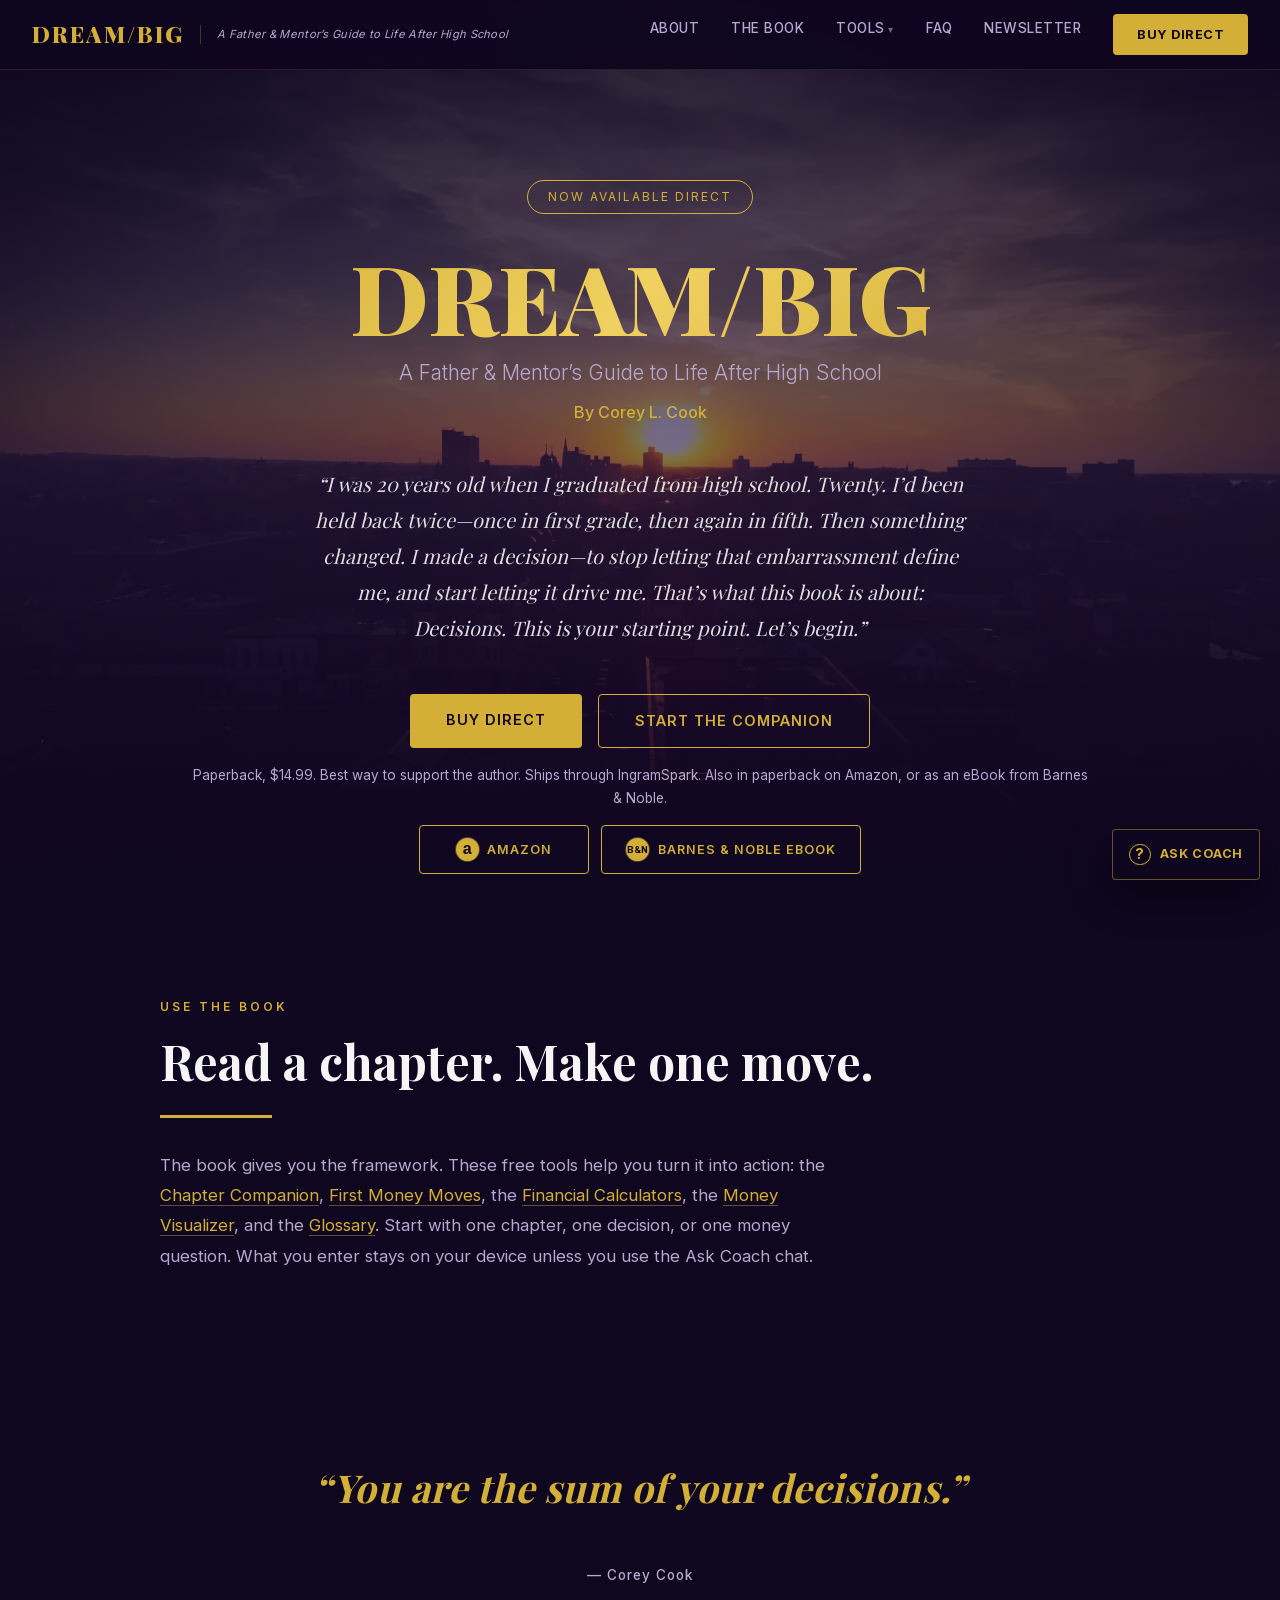
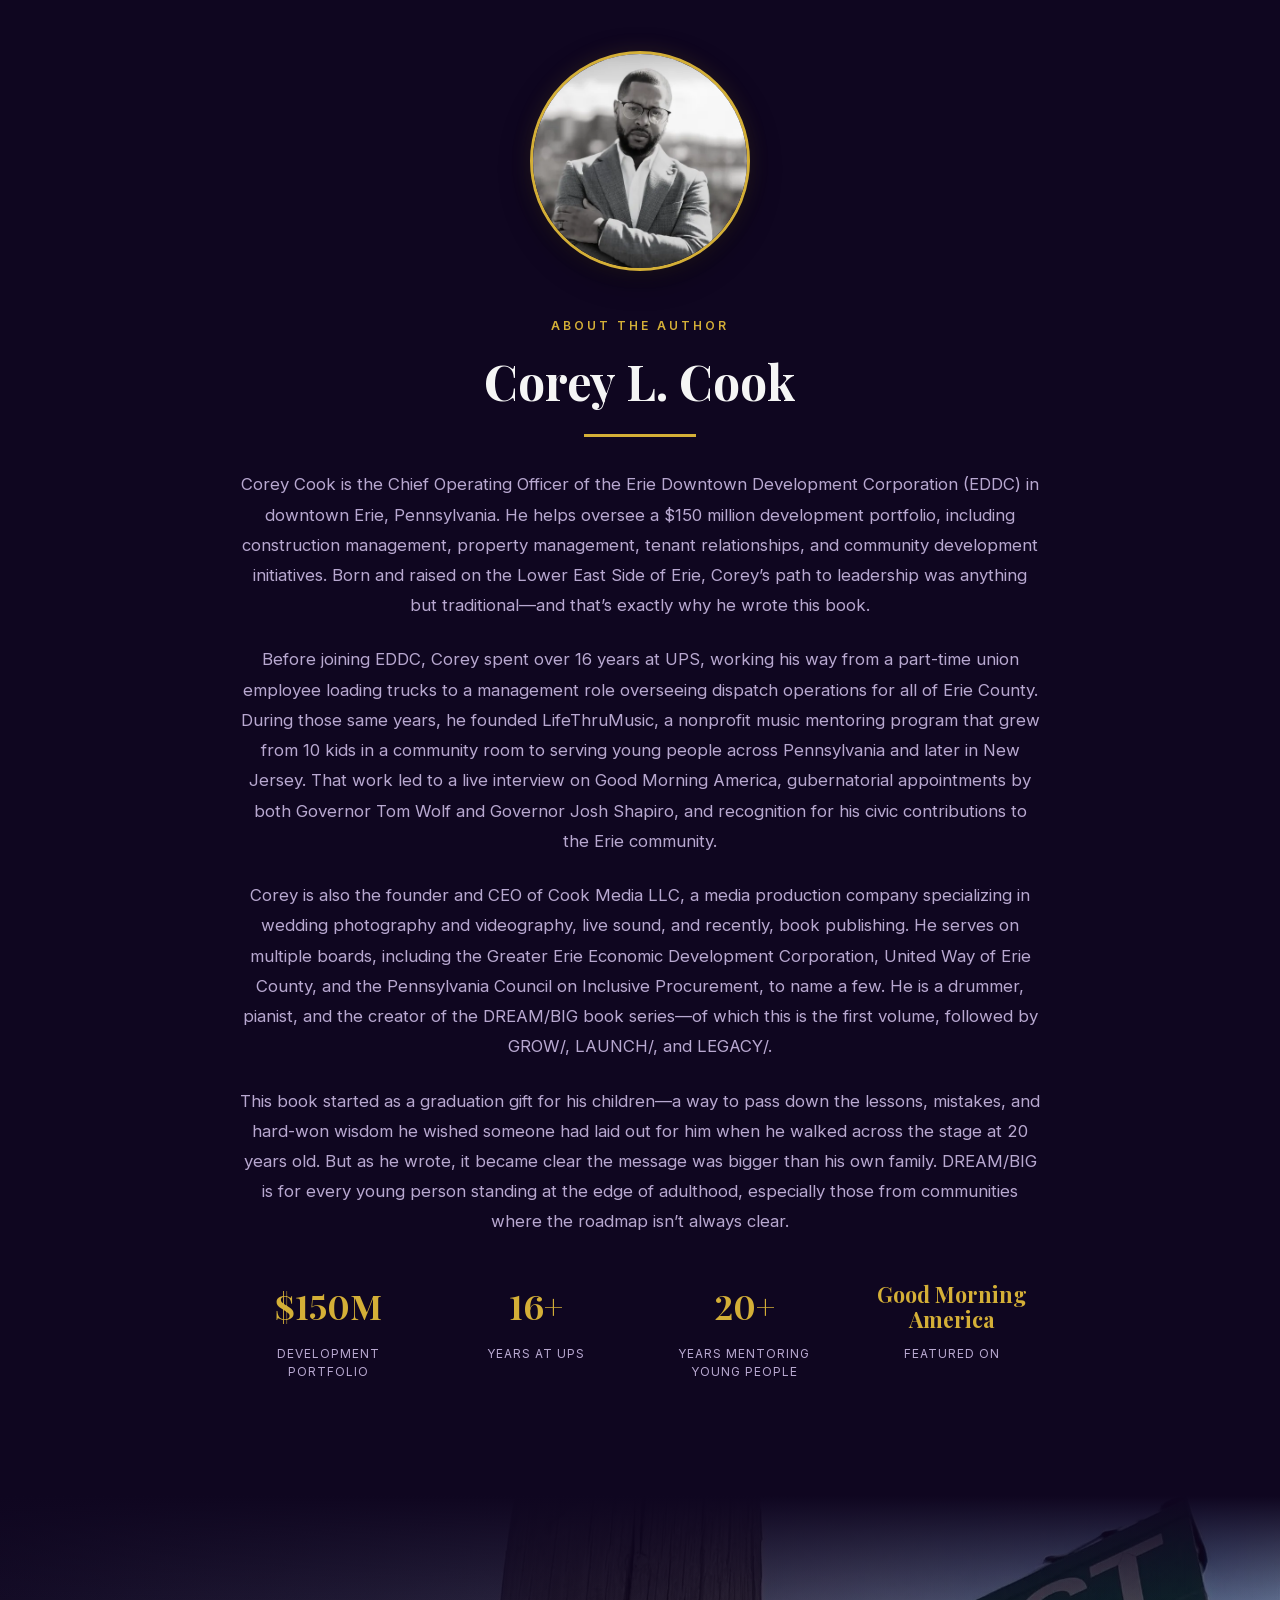
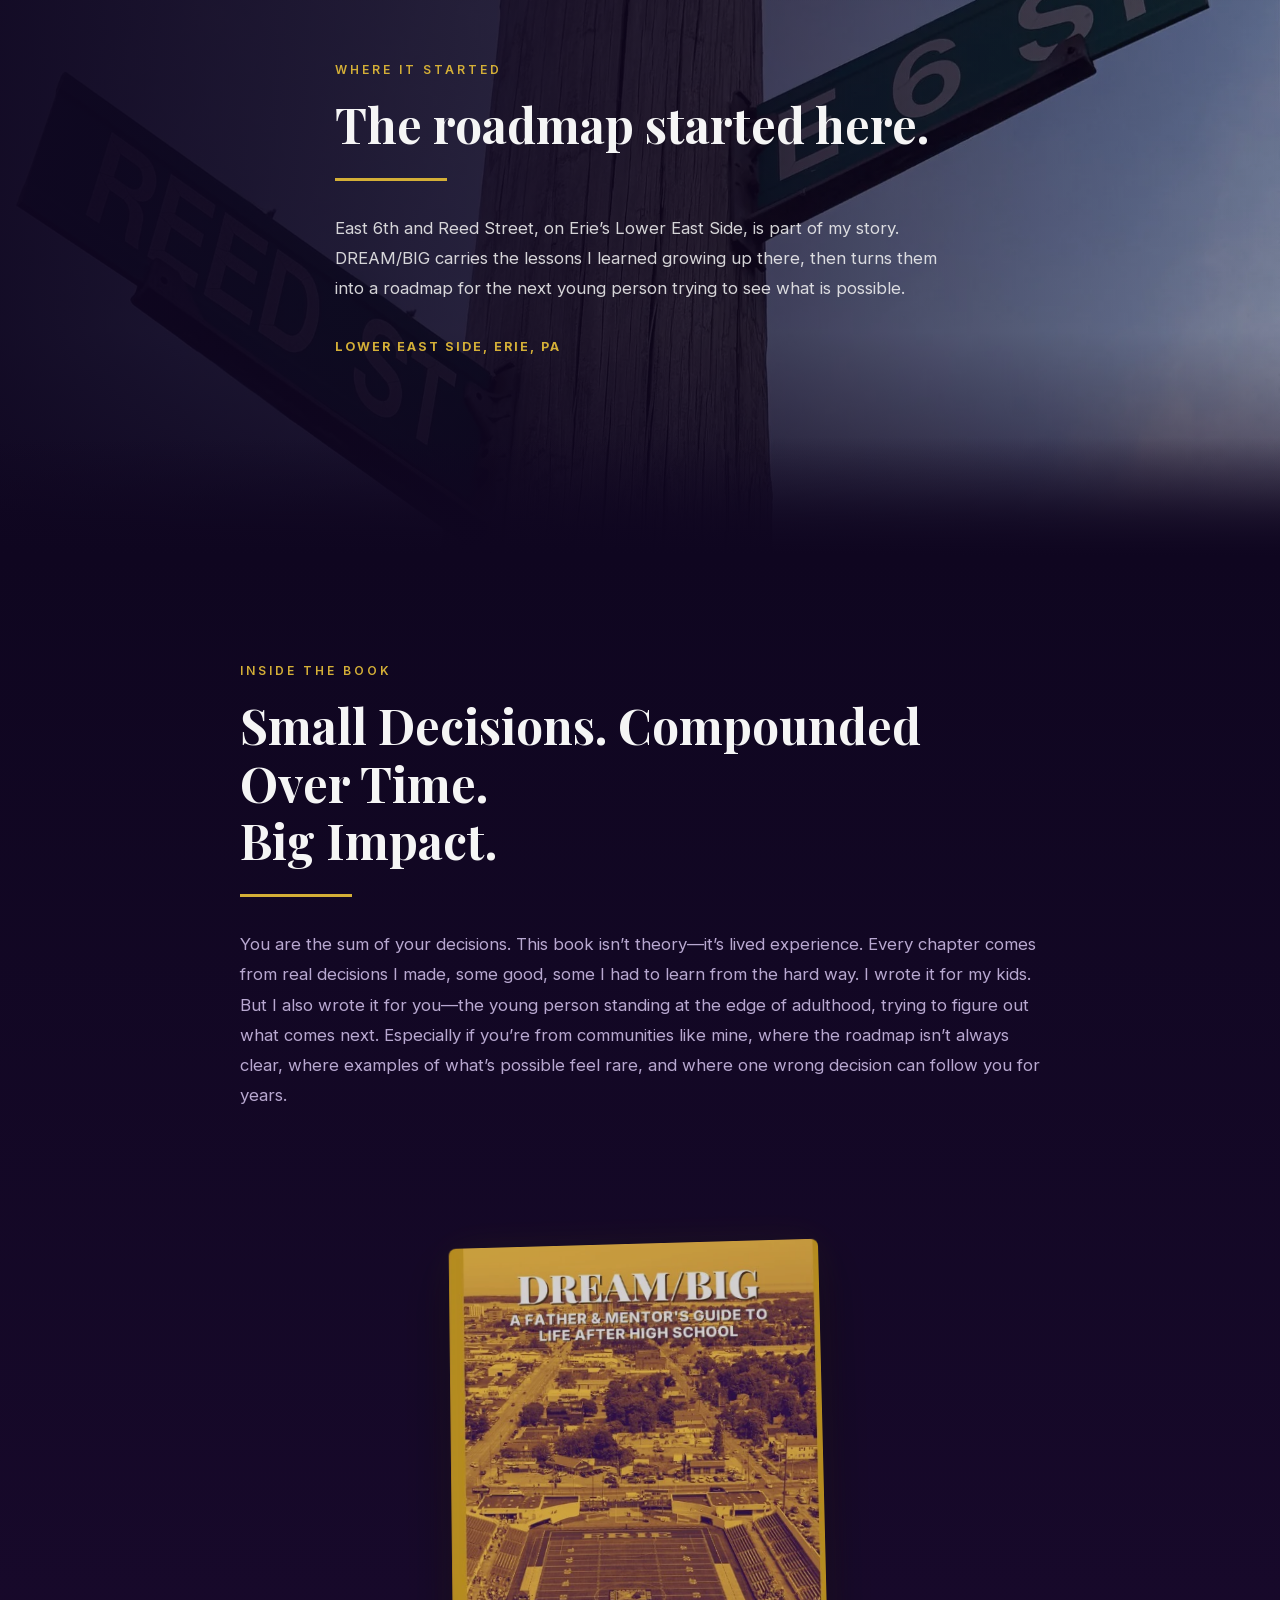
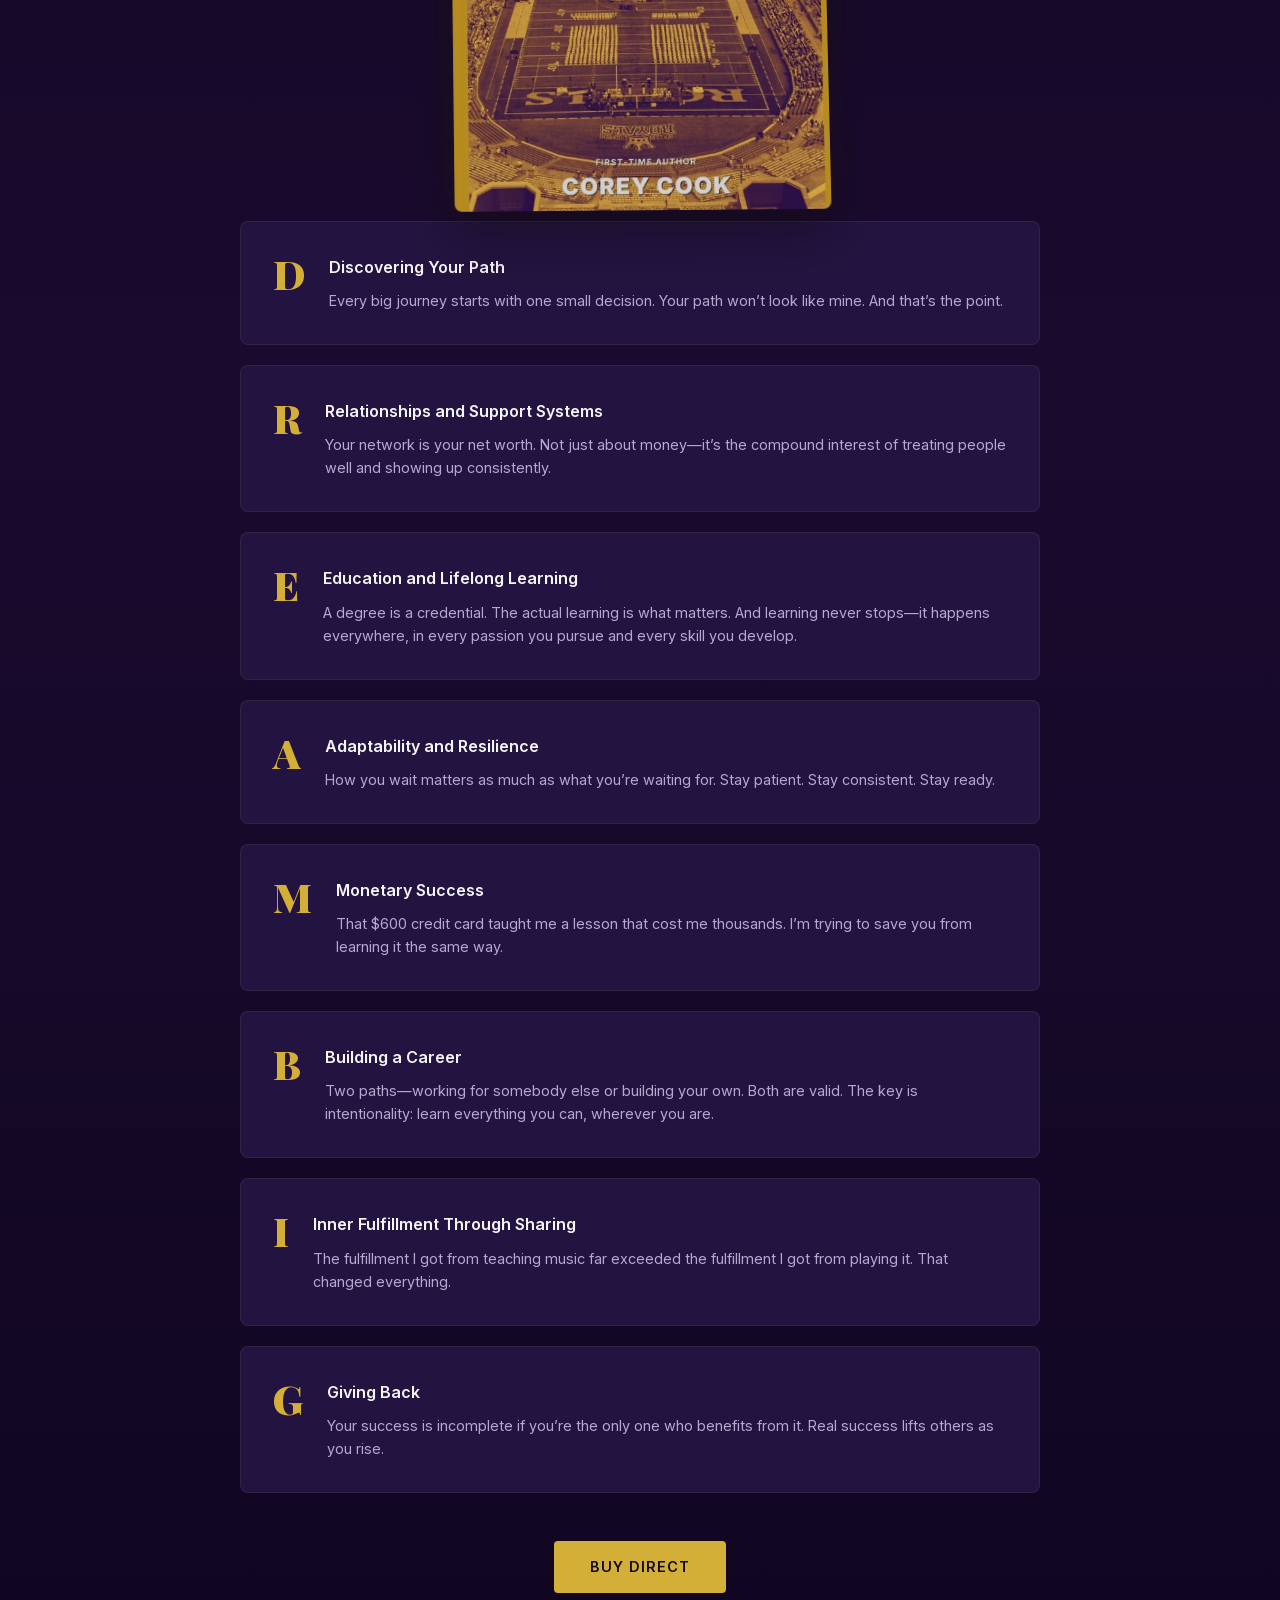
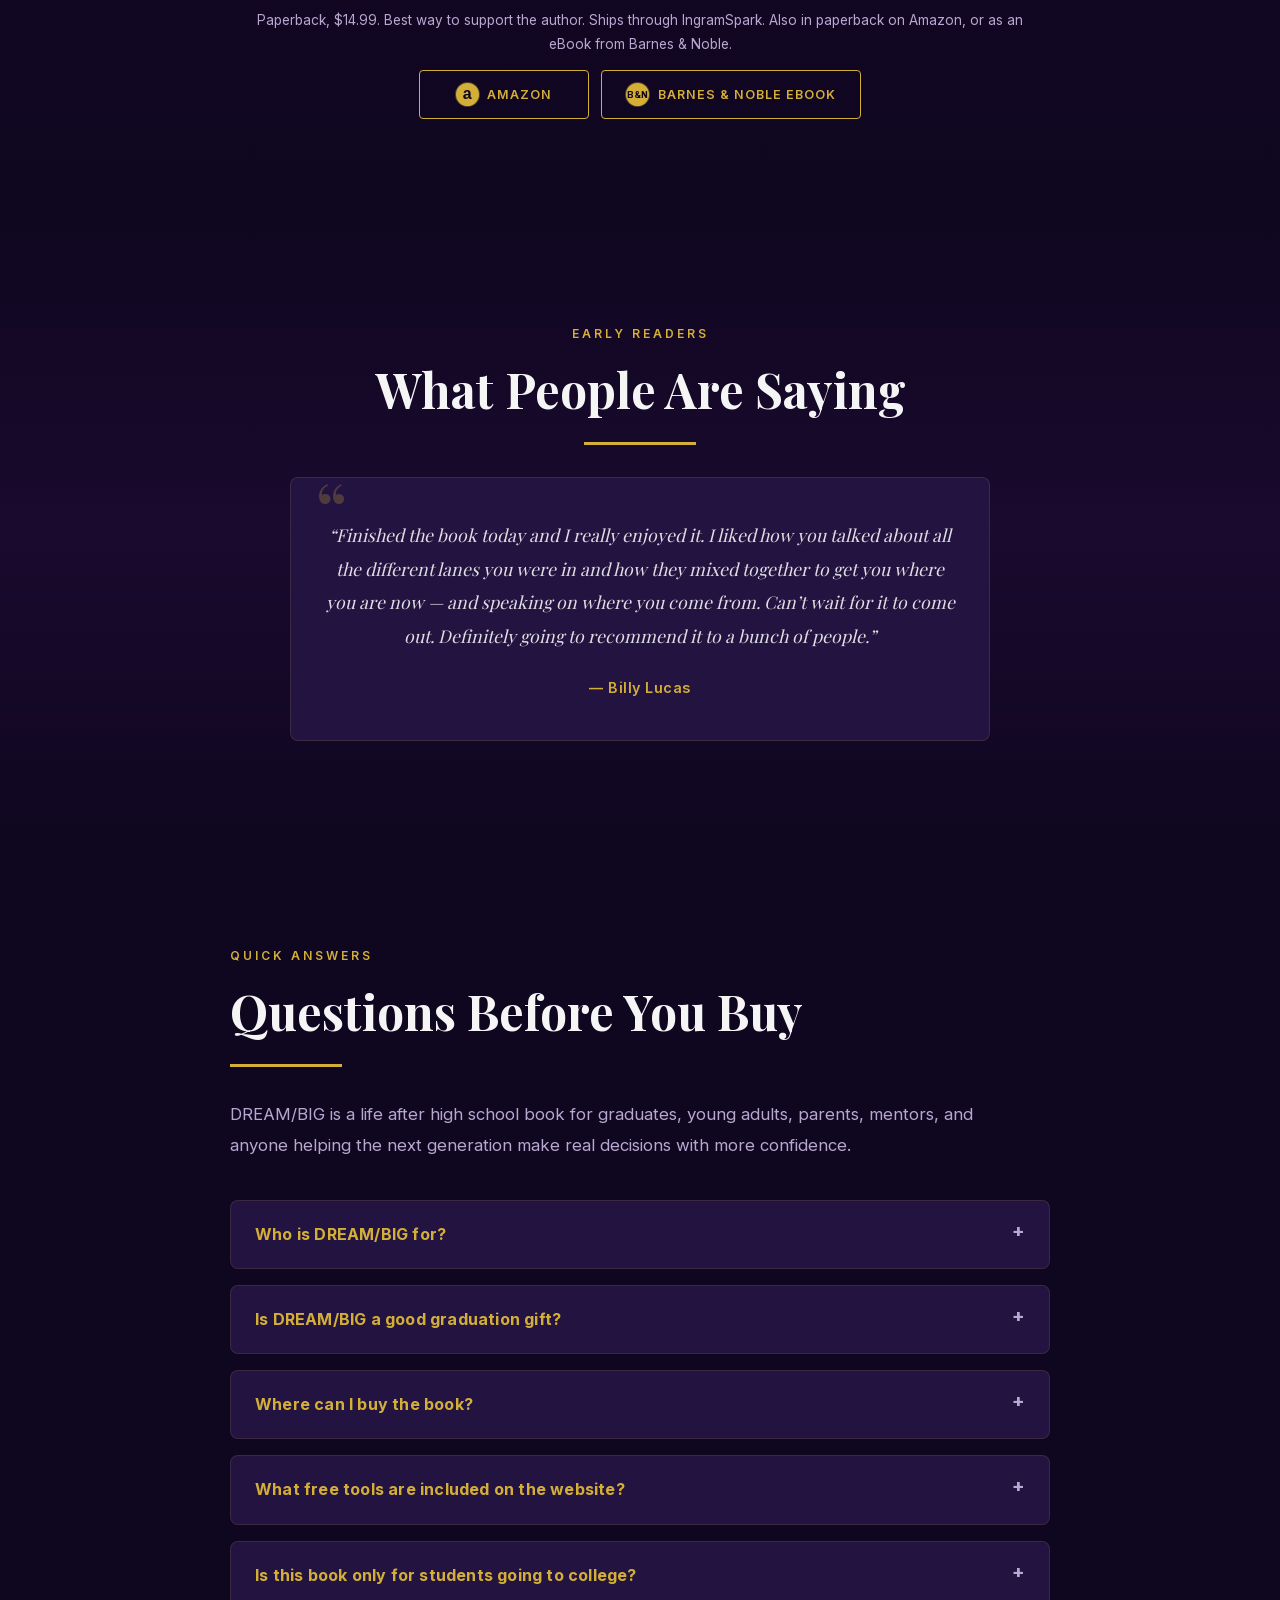
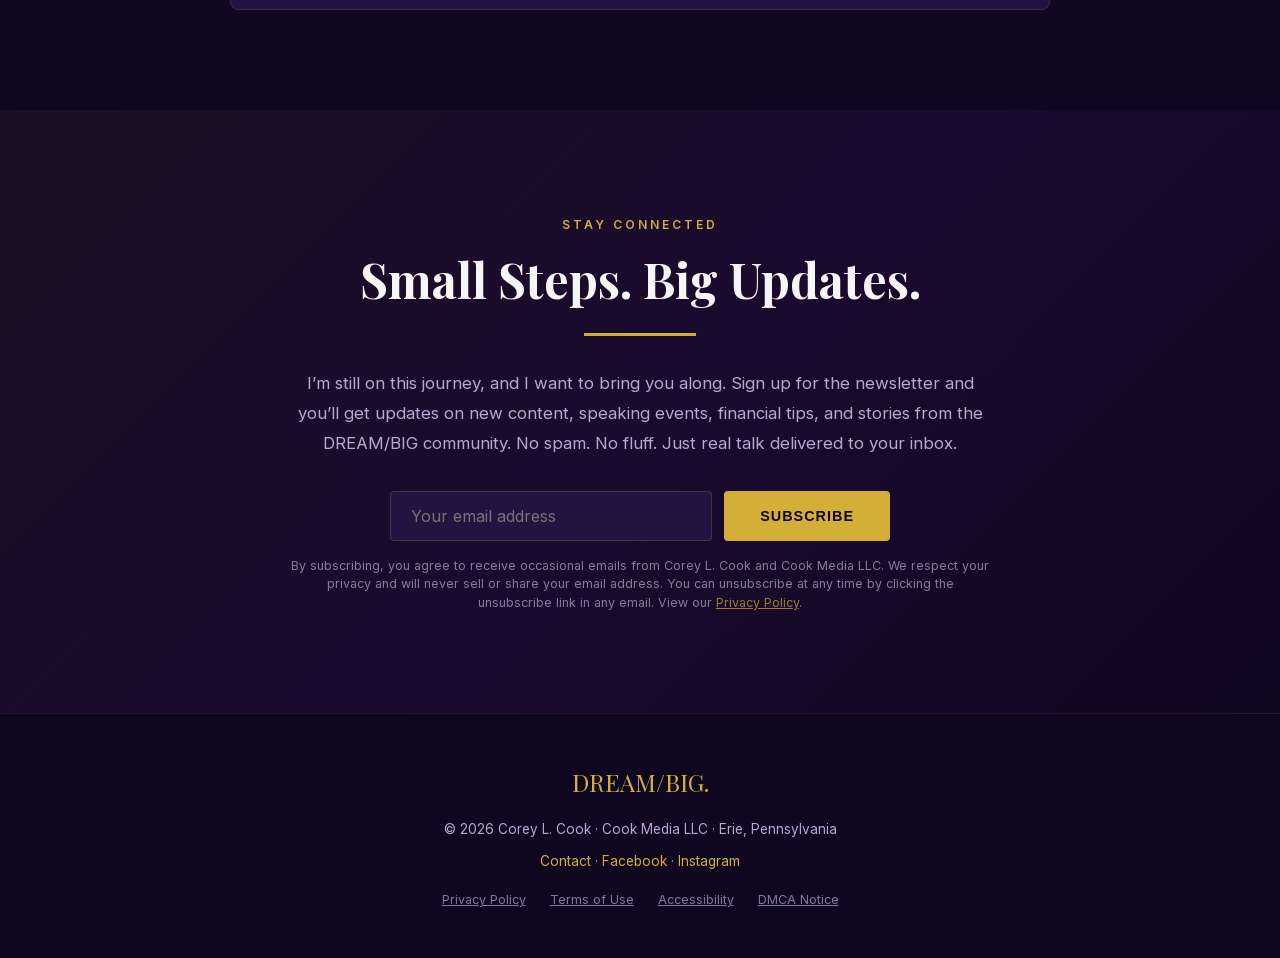
<file: index.html>
<!DOCTYPE html>
<html lang="en">
<head>
<!-- Google tag (gtag.js) -->
<script async src="https://www.googletagmanager.com/gtag/js?id=G-JGYNWJQC7G"></script>
<script>
  window.dataLayer = window.dataLayer || [];
  function gtag(){dataLayer.push(arguments);}
  gtag('js', new Date());
  gtag('config', 'G-JGYNWJQC7G');
</script>
<!-- Vercel Web Analytics -->
<script src="analytics.js" defer></script>
<meta charset="UTF-8">
<meta name="viewport" content="width=device-width, initial-scale=1.0">
<title>DREAM/BIG Book — Life After High School Guide by Corey L. Cook</title>
<meta name="description" content="DREAM/BIG by Corey L. Cook is a life after high school book and graduation gift for young adults, with practical guidance on money, career, relationships, and purpose.">
<meta property="og:title" content="DREAM/BIG Book — Life After High School Guide by Corey L. Cook">
<meta property="og:description" content="A father and mentor's practical guide for graduates and young adults navigating life after high school.">
<meta property="og:type" content="website">
<meta property="og:url" content="https://www.lifeafterhighschoolbook.com/">
<meta property="og:image" content="https://www.lifeafterhighschoolbook.com/images/og-image.png">
<meta property="og:image:secure_url" content="https://www.lifeafterhighschoolbook.com/images/og-image.png">
<meta property="og:image:type" content="image/png">
<meta property="og:image:width" content="1200">
<meta property="og:image:height" content="630">
<meta property="og:image:alt" content="DREAM/BIG by Corey L. Cook — A Father and Mentor's Guide to Life After High School — Book Cover">
<meta property="og:site_name" content="DREAM/BIG — Life After High School">
<meta name="twitter:card" content="summary_large_image">
<meta name="twitter:title" content="DREAM/BIG Book — Life After High School Guide by Corey L. Cook">
<meta name="twitter:description" content="A father and mentor's practical guide for graduates and young adults navigating life after high school.">
<meta name="twitter:image" content="https://www.lifeafterhighschoolbook.com/images/og-image.png">
<meta name="twitter:image:alt" content="DREAM/BIG by Corey L. Cook — Book Cover">
<link rel="canonical" href="https://www.lifeafterhighschoolbook.com/">
<link rel="icon" type="image/svg+xml" href="images/favicon.svg">
<link rel="icon" type="image/png" sizes="32x32" href="images/favicon-32.png">
<link rel="icon" type="image/png" sizes="512x512" href="images/favicon-512.png">
<link rel="apple-touch-icon" sizes="180x180" href="images/favicon-180.png">
<link rel="preload" href="fonts/inter-latin.woff2" as="font" type="font/woff2" crossorigin>
<link rel="preload" href="fonts/playfair-display-latin.woff2" as="font" type="font/woff2" crossorigin>
<link rel="stylesheet" href="fonts.css">
<link rel="stylesheet" href="assistant.css">
<script src="assistant.js" defer></script>
<style>

  :root {
    --gold: #D4AF37;
    --gold-light: #F0D060;
    --purple-deep: #0F0620;
    --purple-dark: #1A0A2E;
    --purple-mid: #2D1B4E;
    --purple-card: #231340;
    --purple-surface: #2E1A50;
    --purple-light: #3D2766;
    --text: #F5F5F5;
    --text-muted: #B8A8D0;
    --accent: #C9A84C;
  }

  * { margin: 0; padding: 0; box-sizing: border-box; }
  html { scroll-behavior: smooth; }

  body {
    font-family: 'Inter', sans-serif;
    background: var(--purple-deep);
    color: var(--text);
    line-height: 1.7;
    -webkit-font-smoothing: antialiased;
  }

  /* NAV */
  .site-nav {
    position: fixed; top: 0; left: 0; right: 0; z-index: 100;
    background: rgba(15,6,32,0.95); backdrop-filter: blur(20px);
    border-bottom: 1px solid rgba(201,168,76,0.15);
    padding: 0 2rem; height: 70px;
    display: flex; align-items: center; justify-content: space-between;
  }
  .nav-brand { display: flex; align-items: center; gap: 1rem; text-decoration: none; }
  .nav-logo { font-family: 'Playfair Display', serif; font-weight: 900; font-size: 1.4rem; color: var(--gold); letter-spacing: 2px; white-space: nowrap; }
  .nav-subtitle { color: var(--text-muted); font-size: 0.7rem; font-weight: 400; font-style: italic; letter-spacing: 0.3px; white-space: nowrap; border-left: 1px solid rgba(201,168,76,0.3); padding-left: 1rem; }
  .nav-links { display: flex; gap: 2rem; list-style: none; }
  .nav-links a { color: var(--text-muted); text-decoration: none; font-size: 0.85rem; font-weight: 500; letter-spacing: 0.5px; text-transform: uppercase; transition: color 0.3s; }
  .nav-links a:hover { color: var(--gold); }
  .nav-toggle { display: none; background: none; border: none; color: var(--gold); font-size: 1.5rem; cursor: pointer; }
  .nav-dropdown { position: relative; }
  .nav-dropdown > a, .nav-dropdown-trigger { cursor: pointer; }
  .nav-dropdown-trigger {
    background: none; border: none; padding: 0; font-family: inherit;
    color: var(--text-muted); font-size: 0.85rem; font-weight: 500;
    letter-spacing: 0.5px; text-transform: uppercase; transition: color 0.3s;
  }
  .nav-dropdown-trigger:hover { color: var(--gold); }
  .nav-dropdown > a::after, .nav-dropdown-trigger::after { content: ' \25BE'; font-size: 0.65rem; opacity: 0.6; }
  .nav-dropdown-menu {
    display: none; position: absolute; top: 100%; left: 50%; transform: translateX(-50%);
    padding-top: 12px;
  }
  .nav-dropdown-menu-inner {
    background: rgba(15,6,32,0.98); border: 1px solid rgba(201,168,76,0.2);
    border-radius: 8px; padding: 0.5rem 0; min-width: 180px;
    box-shadow: 0 12px 40px rgba(0,0,0,0.5); backdrop-filter: blur(20px);
  }
  .nav-dropdown:hover .nav-dropdown-menu,
  .nav-dropdown.open .nav-dropdown-menu { display: block; }
  .nav-dropdown-menu a {
    display: block; padding: 0.6rem 1.25rem; font-size: 0.8rem !important;
    letter-spacing: 0.5px; white-space: nowrap; transition: background 0.2s;
  }
  .nav-dropdown-menu a:hover { background: rgba(201,168,76,0.1); color: var(--gold) !important; }

  /* HERO */
  .hero {
    min-height: 100vh; display: flex; align-items: center; justify-content: center;
    padding: 180px 2rem 40px;
    background: url('images/erie-sunset.jpg') center center / cover no-repeat;
    position: relative; overflow: hidden;
  }
  @supports (background-image: image-set(url('images/erie-sunset.webp') type('image/webp'))) {
    .hero {
      background-image: image-set(
        url('images/erie-sunset.webp') type('image/webp'),
        url('images/erie-sunset.jpg') type('image/jpeg')
      );
    }
  }
  .hero::before {
    content: ''; position: absolute; inset: 0;
    background: linear-gradient(180deg,
      rgba(15,6,32,0.85) 0%,
      rgba(26,10,46,0.7) 30%,
      rgba(45,27,78,0.6) 50%,
      rgba(26,10,46,0.8) 75%,
      rgba(15,6,32,1) 100%);
    pointer-events: none;
  }
  .hero::after {
    content: ''; position: absolute; bottom: 0; left: 0; right: 0; height: 150px;
    background: linear-gradient(0deg, var(--purple-deep) 0%, transparent 100%);
    pointer-events: none;
  }
  .hero-inner { max-width: 900px; text-align: center; position: relative; z-index: 1; }
  .hero-badge {
    display: inline-block; padding: 6px 20px; border: 1px solid var(--gold);
    border-radius: 30px; font-size: 0.75rem; letter-spacing: 2px; text-transform: uppercase;
    color: var(--gold); margin-bottom: 2rem;
  }
  .hero h1 {
    font-family: 'Playfair Display', serif; font-size: clamp(3rem, 8vw, 6rem);
    font-weight: 900; line-height: 1.05; margin-bottom: 0.5rem;
    background: linear-gradient(135deg, var(--gold) 0%, var(--gold-light) 50%, var(--gold) 100%);
    -webkit-background-clip: text; -webkit-text-fill-color: transparent;
    background-clip: text;
  }
  .hero-subtitle {
    font-size: clamp(1rem, 2.5vw, 1.3rem); color: var(--text-muted);
    margin-bottom: 0.5rem; font-weight: 300;
  }
  .hero-author { font-size: 1rem; color: var(--gold); margin-bottom: 2.5rem; font-weight: 500; }
  .hero-quote {
    font-family: 'Playfair Display', serif; font-style: italic;
    font-size: clamp(1.05rem, 2vw, 1.25rem); color: var(--text);
    max-width: 650px; margin: 0 auto 3rem; line-height: 1.8; opacity: 0.9;
  }
  .hero-cta { display: flex; gap: 1rem; justify-content: center; flex-wrap: wrap; }

  .btn {
    display: inline-block; padding: 14px 36px; font-size: 0.9rem; font-weight: 600;
    letter-spacing: 1px; text-transform: uppercase; text-decoration: none;
    border-radius: 4px; transition: all 0.3s; cursor: pointer; border: none;
  }
  .btn-gold { background: var(--gold); color: var(--purple-deep); }
  .btn-gold:hover { background: var(--gold-light); transform: translateY(-2px); box-shadow: 0 8px 30px rgba(201,168,76,0.3); }
  .btn-outline { background: transparent; color: var(--gold); border: 1px solid var(--gold); }
  .btn-outline:hover { background: rgba(201,168,76,0.1); transform: translateY(-2px); }
  .btn-retailer {
    display: inline-flex; align-items: center; justify-content: center; gap: 0.55rem;
    padding: 12px 24px; font-size: 0.78rem; min-width: 170px; text-align: center;
  }
  .retailer-mark {
    display: inline-flex; align-items: center; justify-content: center;
    width: 1.45rem; height: 1.45rem; flex: 0 0 1.45rem;
    border-radius: 999px; background: var(--gold); color: var(--purple-deep);
    font-weight: 900; line-height: 1; letter-spacing: 0; text-transform: none;
    box-shadow: 0 0 0 1px rgba(201,168,76,0.35);
  }
  .retailer-mark-amazon { font-family: Arial, Helvetica, sans-serif; font-size: 1rem; padding-bottom: 1px; }
  .retailer-mark-bn { font-family: 'Inter', sans-serif; font-size: 0.58rem; }
  .nav-links .btn-gold { color: var(--purple-deep); font-size: 0.8rem; font-weight: 700; }
  .nav-links .btn-gold:hover { color: var(--purple-deep); }
  .btn-nav { padding: 10px 24px; font-size: 0.8rem; letter-spacing: 0.8px; }
  .retailer-actions {
    display: flex; justify-content: center; gap: 0.75rem; flex-wrap: wrap; margin-top: 0.9rem;
  }
  .purchase-note {
    margin-top: 1rem; font-size: 0.85rem; color: var(--text-muted); text-align: center;
  }
  .purchase-note a { color: var(--gold); text-decoration: none; border-bottom: 1px solid rgba(201,168,76,0.45); }
  .purchase-note a:hover { color: var(--gold-light); border-bottom-color: var(--gold-light); }

  /* BOOK COMPANION START */
  .companion-start {
    background: var(--purple-deep);
    padding-top: 78px;
    padding-bottom: 84px;
  }
  .companion-start .container { max-width: 960px; }
  .companion-start-heading { max-width: 760px; }
  .companion-start-heading .section-text { max-width: 680px; }
  .companion-start-heading .section-text a,
  .faq-item p a { color: var(--gold); text-decoration: none; border-bottom: 1px solid rgba(201,168,76,0.45); }
  .companion-start-heading .section-text a:hover,
  .faq-item p a:hover { color: var(--gold-light); border-bottom-color: var(--gold-light); }
  /* SECTIONS */
  section { padding: 100px 2rem; }
  .container { max-width: 800px; margin: 0 auto; }

  .section-label {
    display: inline-block; font-size: 0.75rem; letter-spacing: 3px; text-transform: uppercase;
    color: var(--gold); margin-bottom: 1rem; font-weight: 600;
  }
  .section-title {
    font-family: 'Playfair Display', serif; font-size: clamp(2rem, 4vw, 3rem);
    font-weight: 700; margin-bottom: 1.5rem; line-height: 1.2;
  }
  .section-text { color: var(--text-muted); font-size: 1.05rem; max-width: 800px; line-height: 1.8; }

  /* ABOUT */
  .about { background: var(--purple-deep); }
  .about-grid {
    display: flex; flex-direction: column; gap: 2.5rem; align-items: center;
  }
  .about-image {
    width: 100%; max-width: 500px; aspect-ratio: 16/10; background: var(--purple-card); border-radius: 8px;
    border: 1px solid rgba(201,168,76,0.2); display: flex; align-items: center;
    justify-content: center; color: var(--text-muted); font-size: 0.9rem;
    text-align: center; padding: 0; overflow: hidden;
  }
  .about-image img {
    width: 100%; height: 100%; object-fit: cover;
  }
  .about-headline {
    font-family: 'Playfair Display', serif; font-size: clamp(1.6rem, 4vw, 2.4rem);
    font-weight: 700; font-style: italic; color: var(--gold);
    text-align: center; margin-bottom: 0.25rem; letter-spacing: 0.5px;
  }
  .about-headline-attr {
    font-family: 'Inter', sans-serif; font-size: 0.85rem; font-weight: 500;
    color: var(--text-muted); text-align: center; margin-bottom: 1.5rem;
    letter-spacing: 1px;
  }
  .about-headshot {
    width: 220px; height: 220px; border-radius: 50%; overflow: hidden;
    border: 3px solid var(--gold);
    box-shadow: 0 8px 30px rgba(0,0,0,0.4), 0 0 20px rgba(201,168,76,0.15);
  }
  .about-headshot img {
    width: 100%; height: 100%; object-fit: cover;
  }
  .about-headshot picture { display: block; width: 100%; height: 100%; }
  .about-content { text-align: center; }
  .about-content .section-label, .about-content .section-title { text-align: center; }
  .about-content .divider { margin: 1.25rem auto 2rem; }
  .about-content .section-text { margin: 0 auto 1.5rem; text-align: center; }
  .about-stats {
    display: grid; grid-template-columns: repeat(4, minmax(0, 1fr)); gap: 2rem;
    max-width: 1000px; margin: 2rem auto 0; align-items: start;
  }
  .stat { text-align: center; min-width: 0; }
  .stat-number {
    font-family: 'Playfair Display', serif; font-size: 2.15rem; color: var(--gold); font-weight: 700;
    min-height: 4.75rem; display: flex; align-items: center; justify-content: center;
    line-height: 1; text-align: center;
  }
  .stat-number[data-stat-value] { font-variant-numeric: lining-nums tabular-nums; }
  .stat-number.stat-wordmark { font-size: 1.35rem; line-height: 1.16; }
  .stat-label {
    min-height: 3.2rem; display: flex; align-items: flex-start; justify-content: center;
    font-size: 0.75rem; color: var(--text-muted); text-transform: uppercase; letter-spacing: 1px;
    line-height: 1.5; text-wrap: balance;
  }

  /* ORIGIN SECTION */
  .origin-section {
    min-height: 660px; display: flex; align-items: center; position: relative; overflow: hidden;
    padding: 130px 2rem 170px;
    background-color: var(--purple-deep);
    background-image:
      linear-gradient(90deg, rgba(15,6,32,0.96) 0%, rgba(15,6,32,0.82) 43%, rgba(15,6,32,0.34) 100%),
      linear-gradient(180deg, rgba(15,6,32,0.18) 0%, rgba(15,6,32,0.08) 66%, rgba(15,6,32,0.58) 90%, rgba(15,6,32,0.9) 100%),
      url('images/reed-e6-street.jpg');
    background-image:
      linear-gradient(90deg, rgba(15,6,32,0.96) 0%, rgba(15,6,32,0.82) 43%, rgba(15,6,32,0.34) 100%),
      linear-gradient(180deg, rgba(15,6,32,0.18) 0%, rgba(15,6,32,0.08) 66%, rgba(15,6,32,0.58) 90%, rgba(15,6,32,0.9) 100%),
      image-set(url('images/reed-e6-street.webp') type('image/webp'), url('images/reed-e6-street.jpg') type('image/jpeg'));
    background-size: cover;
    background-position: center 44%;
    background-repeat: no-repeat;
  }
  .origin-section::before {
    content: ''; position: absolute; inset: 0;
    background: linear-gradient(180deg, var(--purple-deep) 0%, transparent 16%, transparent 82%, rgba(15,6,32,0.72) 94%, var(--purple-deep) 100%);
    pointer-events: none;
  }
  .origin-content { max-width: 660px; position: relative; z-index: 1; }
  .origin-content .section-title { max-width: 650px; }
  .origin-content .section-text { max-width: 610px; color: rgba(245,245,245,0.86); }
  .origin-photo-caption {
    margin-top: 2rem; color: var(--gold); font-size: 0.78rem; letter-spacing: 2px;
    text-transform: uppercase; font-weight: 700;
  }

  /* BOOK SECTION */
  .book-section {
    background: linear-gradient(180deg, var(--purple-deep) 0%, var(--purple-dark) 50%, var(--purple-deep) 100%);
  }
  .book-cover-display {
    margin: 3rem auto; text-align: center; perspective: 1500px;
    --book-cover-y: 52px;
    --book-cover-rx: 3deg;
    --book-cover-ry: -3deg;
    --book-cover-rz: -1deg;
    --book-cover-scale: 0.94;
    --book-cover-opacity: 0.82;
    --book-cover-glow: 0.08;
  }
  .book-cover-display picture {
    display: inline-block;
    opacity: var(--book-cover-opacity);
    transform:
      translate3d(0, var(--book-cover-y), 0)
      rotateX(var(--book-cover-rx))
      rotateY(var(--book-cover-ry))
      rotateZ(var(--book-cover-rz))
      scale(var(--book-cover-scale));
    transform-origin: center 80%;
    will-change: transform, opacity;
  }
  .book-cover-display img {
    width: 100%; max-width: 400px; height: auto; border-radius: 8px;
    box-shadow: 0 20px 60px rgba(0,0,0,0.5), 0 0 44px rgba(201,168,76,var(--book-cover-glow));
    transition: filter 0.35s cubic-bezier(0.22, 1, 0.36, 1), box-shadow 0.35s cubic-bezier(0.22, 1, 0.36, 1);
  }
  .book-cover-display img:hover {
    filter: brightness(1.04) contrast(1.02);
  }
  .book-features {
    display: flex; flex-direction: column; gap: 1.25rem; margin-top: 3rem;
  }
  .feature-card {
    background: var(--purple-card); border: 1px solid rgba(201,168,76,0.1);
    border-radius: 8px; padding: 2rem;
    transition: border-color 0.3s, transform 0.3s;
    display: flex; gap: 1.5rem; align-items: flex-start;
  }
  .feature-card:hover { border-color: rgba(201,168,76,0.3); transform: translateY(-2px); }
  .feature-letter {
    font-family: 'Playfair Display', serif; font-size: 2.5rem; font-weight: 900;
    color: var(--gold); flex-shrink: 0; line-height: 1;
  }
  .feature-body { flex: 1; }
  .feature-title { font-weight: 600; font-size: 1rem; margin-bottom: 0.5rem; }
  .feature-desc { color: var(--text-muted); font-size: 0.9rem; line-height: 1.6; }

  /* CALCULATORS */
  .calculators { background: var(--purple-deep); }
  .calc-tabs { display: flex; gap: 0.5rem; margin-bottom: 2rem; flex-wrap: wrap; }
  .calc-tab {
    padding: 10px 24px; border: 1px solid rgba(201,168,76,0.3); background: transparent;
    color: var(--text-muted); border-radius: 4px; cursor: pointer; font-size: 0.85rem;
    font-weight: 500; letter-spacing: 0.5px; transition: all 0.3s; font-family: 'Inter', sans-serif;
  }
  .calc-tab.active { background: var(--gold); color: var(--purple-deep); border-color: var(--gold); }
  .calc-tab:hover:not(.active) { border-color: var(--gold); color: var(--gold); }
  .calc-panel { display: none; }
  .calc-panel.active { display: block; }
  .calc-card {
    background: var(--purple-card); border: 1px solid rgba(201,168,76,0.15);
    border-radius: 8px; padding: 2.5rem;
  }
  .calc-intro { color: var(--text-muted); font-size: 1rem; margin-bottom: 2rem; line-height: 1.8; font-style: italic; }
  .calc-grid {
    display: flex; flex-direction: column; gap: 2.5rem;
  }
  .form-group { margin-bottom: 1.5rem; }
  .form-group label {
    display: block; font-size: 0.8rem; font-weight: 500; letter-spacing: 0.5px;
    text-transform: uppercase; color: var(--text-muted); margin-bottom: 0.5rem;
  }
  .form-group input, .form-group select {
    width: 100%; padding: 12px 16px; background: var(--purple-surface); border: 1px solid rgba(201,168,76,0.2);
    border-radius: 4px; color: var(--text); font-size: 1rem; font-family: 'Inter', sans-serif;
    transition: border-color 0.3s;
  }
  .form-group input:focus, .form-group select:focus { border-color: var(--gold); outline: 2px solid var(--gold-light); outline-offset: 2px; }
  .result-box {
    background: rgba(201,168,76,0.05); border: 1px solid rgba(201,168,76,0.2);
    border-radius: 8px; padding: 2rem; text-align: center;
  }
  .result-label { font-size: 0.8rem; text-transform: uppercase; letter-spacing: 1px; color: var(--text-muted); margin-bottom: 0.25rem; }
  .result-value { font-family: 'Playfair Display', serif; font-size: 2.5rem; color: var(--gold); font-weight: 700; }
  .result-sub { font-size: 0.9rem; color: var(--text-muted); margin-top: 0.25rem; }
  .result-row { display: flex; justify-content: space-between; padding: 0.75rem 0; border-bottom: 1px solid rgba(255,255,255,0.05); }
  .result-row:last-child { border-bottom: none; }
  .result-row-label { color: var(--text-muted); font-size: 0.9rem; }
  .result-row-value { font-weight: 600; }
  .compare-box {
    margin-top: 1.5rem; padding: 1.5rem; background: rgba(192,57,43,0.08);
    border: 1px solid rgba(192,57,43,0.2); border-radius: 8px;
  }
  .compare-title { font-weight: 600; font-size: 0.95rem; margin-bottom: 0.5rem; color: #E74C3C; }
  .compare-text { color: var(--text-muted); font-size: 0.9rem; line-height: 1.6; }
  .compare-amount { font-family: 'Playfair Display', serif; font-size: 1.5rem; color: #E74C3C; font-weight: 700; }

  /* CALCULATOR DISCLAIMER */
  .calc-disclaimer {
    margin-top: 2rem; padding: 1.25rem 1.5rem;
    background: rgba(255,255,255,0.03);
    border: 1px solid rgba(255,255,255,0.08);
    border-radius: 6px;
  }
  .calc-disclaimer p {
    color: var(--text-muted); font-size: 0.78rem; line-height: 1.6; opacity: 0.8;
  }
  .calc-disclaimer strong { color: var(--text-muted); }

  /* GLOSSARY */
  .glossary {
    background: linear-gradient(180deg, var(--purple-deep) 0%, var(--purple-dark) 50%, var(--purple-deep) 100%);
  }
  .glossary-search {
    width: 100%; max-width: 500px; padding: 14px 20px; background: var(--purple-card);
    border: 1px solid rgba(201,168,76,0.2); border-radius: 4px; color: var(--text);
    font-size: 1rem; margin-bottom: 2rem; font-family: 'Inter', sans-serif;
  }
  .glossary-search:focus { border-color: var(--gold); outline: 2px solid var(--gold-light); outline-offset: 2px; }
  .glossary-grid {
    display: flex; flex-direction: column; gap: 1rem;
  }
  .glossary-item {
    background: var(--purple-card); border: 1px solid rgba(201,168,76,0.08);
    border-radius: 8px; padding: 1.5rem; transition: border-color 0.3s;
  }
  .glossary-item:hover { border-color: rgba(201,168,76,0.25); }
  .glossary-term { font-weight: 600; font-size: 1rem; color: var(--gold); margin-bottom: 0.4rem; }
  .glossary-def { color: var(--text-muted); font-size: 0.9rem; line-height: 1.6; }

  /* SPEAKING */
  .speaking { background: var(--purple-deep); }
  .speaking-topics {
    display: flex; flex-direction: column; gap: 1.25rem; margin: 2.5rem 0;
  }
  .topic-card {
    background: var(--purple-card); border: 1px solid rgba(201,168,76,0.1);
    border-radius: 8px; padding: 1.5rem; transition: border-color 0.3s;
  }
  .topic-card:hover { border-color: rgba(201,168,76,0.3); }
  .topic-title { font-weight: 600; margin-bottom: 0.5rem; }
  .topic-desc { color: var(--text-muted); font-size: 0.9rem; line-height: 1.6; }

  /* TESTIMONIALS */
  .testimonials {
    background: linear-gradient(180deg, var(--purple-deep) 0%, var(--purple-dark) 50%, var(--purple-deep) 100%);
  }
  .testimonials .container { max-width: 700px; text-align: center; }
  .testimonial-card {
    background: var(--purple-card); border: 1px solid rgba(201,168,76,0.15);
    border-radius: 8px; padding: 2.5rem 2rem; position: relative;
  }
  .testimonial-card::before {
    content: '\201C'; position: absolute; top: -10px; left: 24px;
    font-family: 'Playfair Display', serif; font-size: 5rem; color: var(--gold);
    opacity: 0.25; line-height: 1;
  }
  .testimonial-text {
    font-family: 'Playfair Display', serif; font-style: italic;
    font-size: 1.1rem; color: var(--text); line-height: 1.9; opacity: 0.9;
    margin-bottom: 1.5rem;
  }
  .testimonial-author {
    font-size: 0.9rem; font-weight: 600; color: var(--gold); letter-spacing: 0.5px;
  }

  /* FAQ */
  .faq {
    background: var(--purple-deep);
  }
  .faq .container { max-width: 820px; }
  .faq-list {
    display: flex; flex-direction: column; gap: 1rem; margin-top: 2.5rem;
  }
  .faq-item {
    background: var(--purple-card); border: 1px solid rgba(201,168,76,0.14);
    border-radius: 8px; padding: 0; overflow: hidden;
  }
  .faq-item summary {
    cursor: pointer; list-style: none; padding: 1.25rem 1.5rem;
    color: var(--gold); font-weight: 700; letter-spacing: 0.2px;
  }
  .faq-item summary::-webkit-details-marker { display: none; }
  .faq-item summary::after {
    content: '+'; float: right; color: var(--text-muted); font-size: 1.15rem;
    line-height: 1;
  }
  .faq-item[open] summary::after { content: '-'; }
  .faq-item p {
    padding: 0 1.5rem 1.35rem; color: var(--text-muted);
    font-size: 0.95rem; line-height: 1.8;
  }

  /* NEWSLETTER */
  .newsletter {
    background: linear-gradient(135deg, rgba(201,168,76,0.06) 0%, var(--purple-dark) 50%, var(--purple-deep) 100%);
    text-align: center;
  }
  .newsletter-form { display: flex; gap: 0.75rem; max-width: 500px; margin: 2rem auto 0; flex-wrap: wrap; justify-content: center; }
  .newsletter-form input {
    flex: 1; min-width: 250px; padding: 14px 20px; background: var(--purple-card);
    border: 1px solid rgba(201,168,76,0.2); border-radius: 4px; color: var(--text);
    font-size: 1rem; font-family: 'Inter', sans-serif;
  }
  .newsletter-form input:focus { border-color: var(--gold); outline: 2px solid var(--gold-light); outline-offset: 2px; }
  .newsletter-fine-print {
    margin-top: 1rem; font-size: 0.78rem; color: var(--text-muted); opacity: 0.7; line-height: 1.5;
  }
  .newsletter-fine-print a { color: var(--gold); text-decoration: underline; }

  /* FOOTER */
  footer {
    padding: 3rem 2rem; text-align: center; border-top: 1px solid rgba(201,168,76,0.1);
    background: var(--purple-deep);
  }
  footer p { color: var(--text-muted); font-size: 0.85rem; }
  footer a { color: var(--gold); text-decoration: none; }
  .footer-legal { margin-top: 1rem; display: flex; gap: 1.5rem; justify-content: center; flex-wrap: wrap; }
  .footer-legal a { font-size: 0.78rem; color: var(--text-muted); text-decoration: underline; opacity: 0.7; transition: opacity 0.3s; }
  .footer-legal a:hover { opacity: 1; color: var(--gold); }

  /* LEGAL PAGES (modal overlay) */
  .legal-overlay {
    display: none; position: fixed; inset: 0; z-index: 200;
    background: rgba(15,6,32,0.95); backdrop-filter: blur(10px);
    overflow-y: auto; padding: 100px 2rem 3rem;
  }
  .legal-overlay.active { display: block; }
  .legal-content {
    max-width: 700px; margin: 0 auto;
  }
  .legal-content h2 {
    font-family: 'Playfair Display', serif; font-size: 2rem; color: var(--gold);
    margin-bottom: 1.5rem;
  }
  .legal-content h3 {
    font-size: 1.1rem; font-weight: 600; color: var(--text); margin: 1.5rem 0 0.75rem;
  }
  .legal-content p {
    color: var(--text-muted); font-size: 0.95rem; line-height: 1.8; margin-bottom: 1rem;
  }
  .legal-content ul {
    color: var(--text-muted); font-size: 0.95rem; line-height: 1.8;
    margin: 0 0 1rem 1.5rem;
  }
  .legal-close {
    position: fixed; top: 20px; right: 30px; z-index: 210;
    background: var(--purple-card); border: 1px solid rgba(201,168,76,0.3);
    color: var(--gold); width: 40px; height: 40px; border-radius: 50%;
    font-size: 1.2rem; cursor: pointer; display: flex; align-items: center;
    justify-content: center; transition: background 0.3s;
  }
  .legal-close:hover { background: var(--purple-light); }

  /* DIVIDER */
  .divider { width: 112px; height: 3px; background: var(--gold); margin: 1.25rem 0 2rem; }
  .testimonials .divider, .newsletter .divider { margin-left: auto; margin-right: auto; }

  /* RESPONSIVE — TABLET */
  @media (max-width: 1024px) {
    .hero-inner { max-width: 700px; }
    .hero-quote { max-width: 580px; }
    .about-headshot { width: 180px; height: 180px; }
    .nav-links { display: none; }
    .nav-toggle { display: grid; place-items: center; min-width: 44px; min-height: 44px; }
    .nav-subtitle { display: none; }
    .nav-links.open {
      display: flex; flex-direction: column; align-items: flex-start; position: absolute;
      top: 70px; left: 0; right: 0; max-height: calc(100vh - 70px);
      max-height: calc(100dvh - 70px); overflow-y: auto;
      background: rgba(15,6,32,0.98); padding: 1.25rem 2rem;
      gap: 0.35rem; border-bottom: 1px solid rgba(201,168,76,0.15);
    }
    .nav-links.open > li { width: 100%; }
    .nav-links.open a, .nav-links.open .nav-dropdown-trigger {
      display: flex; align-items: center; width: 100%; min-height: 44px;
    }
    .nav-dropdown > a::after, .nav-dropdown-trigger::after { display: none; }
    .nav-dropdown-menu { display: block; position: static; transform: none; padding: 0; min-width: 0; }
    .nav-dropdown-menu-inner { background: none; border: none; box-shadow: none; padding: 0; min-width: 0; backdrop-filter: none; }
    .nav-dropdown-menu a { padding: 0 0 0 1rem; font-size: 0.85rem !important; }
  }

  /* RESPONSIVE — MOBILE */
  @media (max-width: 768px) {
    .nav-links { display: none; }
    .nav-toggle { display: grid; place-items: center; min-width: 44px; min-height: 44px; }
    .nav-subtitle { display: none; }
    .nav-links.open {
      display: flex; flex-direction: column; position: absolute;
      top: 70px; left: 0; right: 0; background: rgba(15,6,32,0.98);
      padding: 2rem; gap: 1.5rem; border-bottom: 1px solid rgba(201,168,76,0.15);
    }
    .nav-dropdown > a::after, .nav-dropdown-trigger::after { display: none; }
    .nav-dropdown-menu { display: block; position: static; transform: none; padding: 0; min-width: 0; }
    .nav-dropdown-menu-inner { background: none; border: none; box-shadow: none; padding: 0; min-width: 0; backdrop-filter: none; }
    .nav-dropdown-menu a { padding: 0; font-size: 0.85rem !important; }
    section { padding: 60px 1.25rem; }
    .divider { width: 86px; height: 3px; margin-top: 1rem; margin-bottom: 1.75rem; }

    /* Hero */
    .hero { padding: 130px 1.25rem 50px; min-height: auto; }
    .hero-quote { font-size: 0.95rem; line-height: 1.7; max-width: 100%; }
    .hero-cta { flex-direction: column; align-items: center; }
    .hero-cta .btn { width: 100%; max-width: 280px; text-align: center; }
    .retailer-actions { flex-direction: column; align-items: center; }
    .retailer-actions .btn { width: 100%; max-width: 280px; text-align: center; }
    .btn-retailer { min-width: 0; }

    /* Companion start */
    .companion-start { padding-top: 56px; padding-bottom: 60px; }
    /* About */
    .about-headshot { width: 160px; height: 160px; }
    .about-headline { font-size: 1.3rem; }
    .about-stats { grid-template-columns: repeat(2, minmax(0, 1fr)); gap: 1.5rem 1rem; }
    .stat-number { min-height: 3.9rem; font-size: 1.55rem; }
    .stat-number.stat-wordmark { font-size: 1.1rem; }
    .stat-label { min-height: 2.8rem; font-size: 0.68rem; }

    /* Origin */
    .origin-section {
      min-height: 620px; padding: 100px 1.25rem 145px;
      background-image:
        linear-gradient(180deg, rgba(15,6,32,0.9) 0%, rgba(15,6,32,0.66) 48%, rgba(15,6,32,0.64) 74%, rgba(15,6,32,0.94) 100%),
        url('images/reed-e6-street.jpg');
      background-image:
        linear-gradient(180deg, rgba(15,6,32,0.9) 0%, rgba(15,6,32,0.66) 48%, rgba(15,6,32,0.64) 74%, rgba(15,6,32,0.94) 100%),
        image-set(url('images/reed-e6-street.webp') type('image/webp'), url('images/reed-e6-street.jpg') type('image/jpeg'));
      background-position: center center;
    }
    .origin-content .section-text { color: rgba(245,245,245,0.88); }

    /* Book */
    .feature-card { flex-direction: column; gap: 0.75rem; }
    .feature-letter { font-size: 2rem; }

    /* Testimonials */
    .testimonial-card { padding: 2rem 1.5rem; }
    .testimonial-text { font-size: 1rem; line-height: 1.8; }
    .testimonial-card::before { font-size: 3.5rem; top: -6px; left: 16px; }

    /* Newsletter */
    .newsletter-form input { min-width: 200px; }
  }

  /* RESPONSIVE — SMALL PHONE */
  @media (max-width: 380px) {
    .site-nav { padding: 0 1rem; }
    .nav-logo { font-size: 1.2rem; }
    section { padding: 50px 1rem; }
    .hero { padding: 115px 1rem 45px; }
    .hero-quote { font-size: 0.9rem; }
    .stat-number { font-size: 1.35rem; }
    .stat-number.stat-wordmark { font-size: 1rem; }
    .about-headshot { width: 130px; height: 130px; }
    .section-text { font-size: 0.95rem; }
    .testimonial-card { padding: 1.5rem 1.25rem; }
    .btn { padding: 12px 28px; font-size: 0.85rem; }
  }

  /* ACCESSIBILITY */
  .skip-link{position:absolute;left:-9999px;top:0;z-index:1000;background:var(--gold);color:var(--purple-deep);padding:.6rem 1rem;border-radius:0 0 6px 0;font-weight:700;text-decoration:none}
  .skip-link:focus{left:0}
  :focus-visible{outline:2px solid var(--gold-light);outline-offset:2px}
  .nav-dropdown:focus-within .nav-dropdown-menu{display:block}

  @media (prefers-reduced-motion:reduce){
    html{scroll-behavior:auto}
    *,*::before,*::after{animation-duration:.001ms!important;animation-iteration-count:1!important;transition-duration:.001ms!important;scroll-behavior:auto!important}
    .book-cover-display picture{opacity:1!important;transform:none!important;will-change:auto}
  }
</style>
<script type="application/ld+json">
{
  "@context": "https://schema.org",
  "@graph": [
    {
      "@type": "Book",
      "@id": "https://www.lifeafterhighschoolbook.com/#dream-big-book",
      "name": "DREAM/BIG: A Father & Mentor's Guide to Life After High School",
      "alternateName": "DREAM/BIG: A Father & Mentor's Guide to Life After High School",
      "headline": "DREAM/BIG: A Father & Mentor's Guide to Life After High School",
      "description": "A practical life after high school book and graduation gift for young adults, with guidance on financial literacy, career building, relationships, resilience, purpose, and giving back.",
      "isbn": "9798234036636",
      "bookFormat": "https://schema.org/Paperback",
      "datePublished": "2026-04-03",
      "inLanguage": "en",
      "genre": [
        "Self-help",
        "Personal development",
        "Financial literacy"
      ],
      "keywords": "life after high school book, graduation gift for young adults, financial literacy for teens, mentor guide for graduates, father and mentor guide",
      "author": {
        "@type": "Person",
        "@id": "https://www.lifeafterhighschoolbook.com/#corey-cook"
      },
      "publisher": {
        "@id": "https://www.lifeafterhighschoolbook.com/#cook-media"
      },
      "image": "https://www.lifeafterhighschoolbook.com/images/book-cover.jpg",
      "url": "https://www.lifeafterhighschoolbook.com/",
      "sameAs": [
        "https://www.barnesandnoble.com/w/dream-big-corey-l-cook/1149965008?ean=9798234036636",
        "https://www.amazon.com/Dream-Big-Father-Mentors-School/dp/B0H3WW14QK"
      ],
      "about": "financial literacy and life after high school",
      "offers": {
        "@type": "Offer",
        "price": "14.99",
        "priceCurrency": "USD",
        "availability": "https://schema.org/InStock",
        "url": "https://shop.ingramspark.com/b/084?params=auYcam1uPTDm9D041XR3ygueD2kILv5ChfIouqtAr0y",
        "seller": {
          "@type": "Organization",
          "name": "IngramSpark"
        }
      }
    },
    {
      "@type": "Organization",
      "@id": "https://www.lifeafterhighschoolbook.com/#cook-media",
      "name": "Cook Media LLC",
      "url": "https://www.lifeafterhighschoolbook.com/",
      "sameAs": [
        "https://www.facebook.com/profile.php?id=61587458533647",
        "https://www.instagram.com/dreambigafterhs/"
      ]
    },
    {
      "@type": "Person",
      "@id": "https://www.lifeafterhighschoolbook.com/#corey-cook",
      "name": "Corey L. Cook",
      "description": "Chief Operating Officer of the Erie Downtown Development Corporation, founder of LifeThruMusic, and creator of the DREAM/BIG book series."
    },
    {
      "@type": "WebSite",
      "@id": "https://www.lifeafterhighschoolbook.com/#website",
      "url": "https://www.lifeafterhighschoolbook.com/",
      "name": "DREAM/BIG — Life After High School",
      "publisher": {
        "@id": "https://www.lifeafterhighschoolbook.com/#cook-media"
      }
    },
    {
      "@type": "WebPage",
      "@id": "https://www.lifeafterhighschoolbook.com/#webpage",
      "url": "https://www.lifeafterhighschoolbook.com/",
      "name": "DREAM/BIG Book — Life After High School Guide by Corey L. Cook",
      "description": "DREAM/BIG by Corey L. Cook is a life after high school book and graduation gift for young adults, with practical guidance on money, career, relationships, and purpose.",
      "isPartOf": {
        "@id": "https://www.lifeafterhighschoolbook.com/#website"
      },
      "about": {
        "@id": "https://www.lifeafterhighschoolbook.com/#dream-big-book"
      },
      "primaryImageOfPage": {
        "@type": "ImageObject",
        "url": "https://www.lifeafterhighschoolbook.com/images/og-image.png"
      }
    },
    {
      "@type": "FAQPage",
      "@id": "https://www.lifeafterhighschoolbook.com/#faq",
      "url": "https://www.lifeafterhighschoolbook.com/#faq",
      "mainEntity": [
        {
          "@type": "Question",
          "name": "Who is DREAM/BIG for?",
          "acceptedAnswer": {
            "@type": "Answer",
            "text": "DREAM/BIG is for young adults stepping into life after high school, whether they are headed to college, the workforce, entrepreneurship, service, or still figuring out what comes next. It is also written for parents, mentors, educators, and community leaders who want a practical guide to share."
          }
        },
        {
          "@type": "Question",
          "name": "Is DREAM/BIG a good graduation gift?",
          "acceptedAnswer": {
            "@type": "Answer",
            "text": "Yes. The book started as a graduation gift for Corey's children and grew into a roadmap for graduates and young adults. It is built around real decisions, financial literacy, relationships, career growth, resilience, and purpose."
          }
        },
        {
          "@type": "Question",
          "name": "Where can I buy the book?",
          "acceptedAnswer": {
            "@type": "Answer",
            "text": "The best way to support the author is to buy the paperback direct through IngramSpark. DREAM/BIG is also available in paperback on Amazon, and in paperback and eBook at Barnes & Noble."
          }
        },
        {
          "@type": "Question",
          "name": "What free tools are included on the website?",
          "acceptedAnswer": {
            "@type": "Answer",
            "text": "Start with the Chapter Companion to reflect on any of the eight DREAM/BIG principles and choose one next step. The site also includes First Money Moves, the Financial Calculators, the Money Visualizer, and a plain-language Glossary. The optional Ask Coach chat can answer questions about any of them."
          }
        },
        {
          "@type": "Question",
          "name": "Is this book only for students going to college?",
          "acceptedAnswer": {
            "@type": "Answer",
            "text": "No. DREAM/BIG is for life after high school in every direction. College is one path, but the book also speaks to work, entrepreneurship, trades, service, family responsibility, community leadership, and personal growth."
          }
        }
      ]
    }
  ]
}
</script>
</head>
<body>
<a href="#main" class="skip-link">Skip to content</a>

<!-- NAV -->
<nav class="site-nav" aria-label="Main">
  <a href="#" class="nav-brand">
    <span class="nav-logo">DREAM/BIG</span>
    <span class="nav-subtitle">A Father &amp; Mentor&rsquo;s Guide to Life After High School</span>
  </a>
  <button type="button" class="nav-toggle" aria-label="Menu" aria-expanded="false" aria-controls="nav-links" onclick="toggleNav(this)">&#9776;</button>
  <ul class="nav-links" id="nav-links">
    <li><a href="#about">About</a></li>
    <li><a href="#book">The Book</a></li>
    <li class="nav-dropdown">
      <button type="button" class="nav-dropdown-trigger" aria-expanded="false" aria-haspopup="true" onclick="toggleTools(this)">Tools</button>
      <div class="nav-dropdown-menu"><div class="nav-dropdown-menu-inner">
        <a href="companion.html">Chapter Companion</a>
        <a href="first-money-moves.html">First Money Moves</a>
        <a href="calculators.html">Calculators</a>
        <a href="visualizer.html">Money Visualizer</a>
        <a href="glossary.html">Glossary</a>
      </div></div>
    </li>
    <li><a href="#faq">FAQ</a></li>
    <li><a href="#newsletter">Newsletter</a></li>
    <li><a href="https://shop.ingramspark.com/b/084?params=auYcam1uPTDm9D041XR3ygueD2kILv5ChfIouqtAr0y" class="btn btn-gold btn-nav" target="_blank" rel="noopener" data-buy-link="ingram" data-buy-location="nav">Buy Direct</a></li>
  </ul>
</nav>

<main id="main">

<!-- HERO -->
<section class="hero">
  <div class="hero-inner">
    <div class="hero-badge">Now Available Direct</div>
    <h1>DREAM/BIG</h1>
    <p class="hero-subtitle">A Father &amp; Mentor&rsquo;s Guide to Life After High School</p>
    <p class="hero-author">By Corey L. Cook</p>
    <p class="hero-quote">&ldquo;I was 20 years old when I graduated from high school. Twenty. I&rsquo;d been held back twice&mdash;once in first grade, then again in fifth. Then something changed. I made a decision&mdash;to stop letting that embarrassment define me, and start letting it drive me. That&rsquo;s what this book is about: Decisions. This is your starting point. Let&rsquo;s begin.&rdquo;</p>
    <div class="hero-cta">
      <a href="https://shop.ingramspark.com/b/084?params=auYcam1uPTDm9D041XR3ygueD2kILv5ChfIouqtAr0y" class="btn btn-gold" target="_blank" rel="noopener" data-buy-link="ingram" data-buy-location="hero">Buy Direct</a>
      <a href="companion.html" class="btn btn-outline">Start the Companion</a>
    </div>
    <p class="purchase-note">Paperback, $14.99. Best way to support the author. Ships through IngramSpark. Also in paperback on Amazon, or as an eBook from Barnes &amp; Noble.</p>
    <div class="retailer-actions" role="group" aria-label="Retailer purchase options">
      <a href="https://www.amazon.com/Dream-Big-Father-Mentors-School/dp/B0H3WW14QK" class="btn btn-outline btn-retailer" target="_blank" rel="noopener" data-buy-link="amazon" data-buy-location="hero-retailer"><span class="retailer-mark retailer-mark-amazon" aria-hidden="true">a</span><span>Amazon</span></a>
      <a href="https://www.barnesandnoble.com/w/dream-big-corey-l-cook/1149965008?ean=9798234036643" class="btn btn-outline btn-retailer" target="_blank" rel="noopener" data-buy-link="barnes-noble" data-buy-location="hero-retailer"><span class="retailer-mark retailer-mark-bn" aria-hidden="true">B&amp;N</span><span>Barnes &amp; Noble eBook</span></a>
    </div>
  </div>
</section>

<!-- BOOK COMPANION START -->
<section class="companion-start" id="companion">
  <div class="container">
    <div class="companion-start-heading">
      <span class="section-label">Use the Book</span>
      <h2 class="section-title">Read a chapter. Make one move.</h2>
      <div class="divider"></div>
      <p class="section-text">The book gives you the framework. These free tools help you turn it into action: the <a href="companion.html">Chapter Companion</a>, <a href="first-money-moves.html">First Money Moves</a>, the <a href="calculators.html">Financial Calculators</a>, the <a href="visualizer.html">Money Visualizer</a>, and the <a href="glossary.html">Glossary</a>. Start with one chapter, one decision, or one money question. What you enter stays on your device unless you use the Ask Coach chat.</p>
    </div>
  </div>
</section>

<!-- ABOUT -->
<section class="about" id="about">
  <div class="container">
    <div class="about-grid">
      <p class="about-headline">&ldquo;You are the sum of your decisions.&rdquo;</p>
      <p class="about-headline-attr">&mdash; Corey Cook</p>
      <div class="about-headshot">
        <picture>
          <source srcset="images/headshot-480.webp" type="image/webp">
          <img src="images/headshot.jpg" alt="Corey L. Cook - Author of DREAM/BIG" width="480" height="480" loading="lazy">
        </picture>
      </div>
      <div class="about-content">
        <span class="section-label">About the Author</span>
        <h2 class="section-title">Corey L. Cook</h2>
        <div class="divider"></div>
        <p class="section-text">Corey Cook is the Chief Operating Officer of the Erie Downtown Development Corporation (EDDC) in downtown Erie, Pennsylvania. He helps oversee a $150 million development portfolio, including construction management, property management, tenant relationships, and community development initiatives. Born and raised on the Lower East Side of Erie, Corey&rsquo;s path to leadership was anything but traditional&mdash;and that&rsquo;s exactly why he wrote this book.</p>
        <p class="section-text" style="margin-top:1rem;">Before joining EDDC, Corey spent over 16 years at UPS, working his way from a part-time union employee loading trucks to a management role overseeing dispatch operations for all of Erie County. During those same years, he founded LifeThruMusic, a nonprofit music mentoring program that grew from 10 kids in a community room to serving young people across Pennsylvania and later in New Jersey. That work led to a live interview on Good Morning America, gubernatorial appointments by both Governor Tom Wolf and Governor Josh Shapiro, and recognition for his civic contributions to the Erie community.</p>
        <p class="section-text" style="margin-top:1rem;">Corey is also the founder and CEO of Cook Media LLC, a media production company specializing in wedding photography and videography, live sound, and recently, book publishing. He serves on multiple boards, including the Greater Erie Economic Development Corporation, United Way of Erie County, and the Pennsylvania Council on Inclusive Procurement, to name a few. He is a drummer, pianist, and the creator of the DREAM/BIG book series&mdash;of which this is the first volume, followed by GROW/, LAUNCH/, and LEGACY/.</p>
        <p class="section-text" style="margin-top:1rem;">This book started as a graduation gift for his children&mdash;a way to pass down the lessons, mistakes, and hard-won wisdom he wished someone had laid out for him when he walked across the stage at 20 years old. But as he wrote, it became clear the message was bigger than his own family. DREAM/BIG is for every young person standing at the edge of adulthood, especially those from communities where the roadmap isn&rsquo;t always clear.</p>
        <div class="about-stats">
          <div class="stat"><div class="stat-number" data-stat-prefix="$" data-stat-value="150" data-stat-suffix="M">$150M</div><div class="stat-label">Development Portfolio</div></div>
          <div class="stat"><div class="stat-number" data-stat-value="16" data-stat-suffix="+">16+</div><div class="stat-label">Years at UPS</div></div>
          <div class="stat"><div class="stat-number" data-stat-value="20" data-stat-suffix="+">20+</div><div class="stat-label">Years Mentoring Young People</div></div>
          <div class="stat"><div class="stat-number stat-wordmark">Good Morning<br>America</div><div class="stat-label">Featured On</div></div>
        </div>
      </div>
    </div>
  </div>
</section>

<!-- ORIGIN -->
<section class="origin-section" id="origin" aria-label="Street signs at East 6th and Reed Street in Erie, Pennsylvania">
  <div class="container">
    <div class="origin-content">
      <span class="section-label">Where It Started</span>
      <h2 class="section-title">The roadmap started here.</h2>
      <div class="divider"></div>
      <p class="section-text">East 6th and Reed Street, on Erie&rsquo;s Lower East Side, is part of my story. DREAM/BIG carries the lessons I learned growing up there, then turns them into a roadmap for the next young person trying to see what is possible.</p>
      <p class="origin-photo-caption">Lower East Side, Erie, PA</p>
    </div>
  </div>
</section>

<!-- BOOK -->
<section class="book-section" id="book">
  <div class="container">
    <span class="section-label">Inside the Book</span>
    <h2 class="section-title">Small Decisions. Compounded Over Time.<br>Big Impact.</h2>
    <div class="divider"></div>
    <p class="section-text">You are the sum of your decisions. This book isn&rsquo;t theory&mdash;it&rsquo;s lived experience. Every chapter comes from real decisions I made, some good, some I had to learn from the hard way. I wrote it for my kids. But I also wrote it for you&mdash;the young person standing at the edge of adulthood, trying to figure out what comes next. Especially if you&rsquo;re from communities like mine, where the roadmap isn&rsquo;t always clear, where examples of what&rsquo;s possible feel rare, and where one wrong decision can follow you for years.</p>

    <div class="book-cover-display">
      <picture><source srcset="images/book-cover.webp?v=20260601-cover" type="image/webp"><img src="images/book-cover.jpg?v=20260601-cover" alt="DREAM/BIG by Corey L. Cook - Book Cover" width="580" height="879" loading="lazy"></picture>
    </div>

    <div class="book-features">
      <div class="feature-card">
        <div class="feature-letter">D</div>
        <div class="feature-body">
          <div class="feature-title">Discovering Your Path</div>
          <div class="feature-desc">Every big journey starts with one small decision. Your path won&rsquo;t look like mine. And that&rsquo;s the point.</div>
        </div>
      </div>
      <div class="feature-card">
        <div class="feature-letter">R</div>
        <div class="feature-body">
          <div class="feature-title">Relationships and Support Systems</div>
          <div class="feature-desc">Your network is your net worth. Not just about money&mdash;it&rsquo;s the compound interest of treating people well and showing up consistently.</div>
        </div>
      </div>
      <div class="feature-card">
        <div class="feature-letter">E</div>
        <div class="feature-body">
          <div class="feature-title">Education and Lifelong Learning</div>
          <div class="feature-desc">A degree is a credential. The actual learning is what matters. And learning never stops&mdash;it happens everywhere, in every passion you pursue and every skill you develop.</div>
        </div>
      </div>
      <div class="feature-card">
        <div class="feature-letter">A</div>
        <div class="feature-body">
          <div class="feature-title">Adaptability and Resilience</div>
          <div class="feature-desc">How you wait matters as much as what you&rsquo;re waiting for. Stay patient. Stay consistent. Stay ready.</div>
        </div>
      </div>
      <div class="feature-card">
        <div class="feature-letter">M</div>
        <div class="feature-body">
          <div class="feature-title">Monetary Success</div>
          <div class="feature-desc">That $600 credit card taught me a lesson that cost me thousands. I&rsquo;m trying to save you from learning it the same way.</div>
        </div>
      </div>
      <div class="feature-card">
        <div class="feature-letter">B</div>
        <div class="feature-body">
          <div class="feature-title">Building a Career</div>
          <div class="feature-desc">Two paths&mdash;working for somebody else or building your own. Both are valid. The key is intentionality: learn everything you can, wherever you are.</div>
        </div>
      </div>
      <div class="feature-card">
        <div class="feature-letter">I</div>
        <div class="feature-body">
          <div class="feature-title">Inner Fulfillment Through Sharing</div>
          <div class="feature-desc">The fulfillment I got from teaching music far exceeded the fulfillment I got from playing it. That changed everything.</div>
        </div>
      </div>
      <div class="feature-card">
        <div class="feature-letter">G</div>
        <div class="feature-body">
          <div class="feature-title">Giving Back</div>
          <div class="feature-desc">Your success is incomplete if you&rsquo;re the only one who benefits from it. Real success lifts others as you rise.</div>
        </div>
      </div>
    </div>

    <div style="text-align:center; margin-top:3rem;">
      <a href="https://shop.ingramspark.com/b/084?params=auYcam1uPTDm9D041XR3ygueD2kILv5ChfIouqtAr0y" class="btn btn-gold" target="_blank" rel="noopener" data-buy-link="ingram" data-buy-location="book-section">Buy Direct</a>
      <p class="purchase-note">Paperback, $14.99. Best way to support the author. Ships through IngramSpark. Also in paperback on Amazon, or as an eBook from Barnes &amp; Noble.</p>
      <div class="retailer-actions" role="group" aria-label="Retailer purchase options">
        <a href="https://www.amazon.com/Dream-Big-Father-Mentors-School/dp/B0H3WW14QK" class="btn btn-outline btn-retailer" target="_blank" rel="noopener" data-buy-link="amazon" data-buy-location="book-section-retailer"><span class="retailer-mark retailer-mark-amazon" aria-hidden="true">a</span><span>Amazon</span></a>
        <a href="https://www.barnesandnoble.com/w/dream-big-corey-l-cook/1149965008?ean=9798234036643" class="btn btn-outline btn-retailer" target="_blank" rel="noopener" data-buy-link="barnes-noble" data-buy-location="book-section-retailer"><span class="retailer-mark retailer-mark-bn" aria-hidden="true">B&amp;N</span><span>Barnes &amp; Noble eBook</span></a>
      </div>
    </div>
  </div>
</section>


<!-- TESTIMONIALS -->
<section class="testimonials" id="testimonials">
  <div class="container">
    <span class="section-label">Early Readers</span>
    <h2 class="section-title">What People Are Saying</h2>
    <div class="divider"></div>
    <div class="testimonial-card">
      <p class="testimonial-text">&ldquo;Finished the book today and I really enjoyed it. I liked how you talked about all the different lanes you were in and how they mixed together to get you where you are now &mdash; and speaking on where you come from. Can&rsquo;t wait for it to come out. Definitely going to recommend it to a bunch of people.&rdquo;</p>
      <p class="testimonial-author">&mdash; Billy Lucas</p>
    </div>
  </div>
</section>

<!-- FAQ -->
<section class="faq" id="faq">
  <div class="container">
    <span class="section-label">Quick Answers</span>
    <h2 class="section-title">Questions Before You Buy</h2>
    <div class="divider"></div>
    <p class="section-text">DREAM/BIG is a life after high school book for graduates, young adults, parents, mentors, and anyone helping the next generation make real decisions with more confidence.</p>

    <div class="faq-list">
      <details class="faq-item">
        <summary>Who is DREAM/BIG for?</summary>
        <p>DREAM/BIG is for young adults stepping into life after high school, whether they are headed to college, the workforce, entrepreneurship, service, or still figuring out what comes next. It is also written for parents, mentors, educators, and community leaders who want a practical guide to share.</p>
      </details>
      <details class="faq-item">
        <summary>Is DREAM/BIG a good graduation gift?</summary>
        <p>Yes. The book started as a graduation gift for Corey&rsquo;s children and grew into a roadmap for graduates and young adults. It is built around real decisions, financial literacy, relationships, career growth, resilience, and purpose.</p>
      </details>
      <details class="faq-item">
        <summary>Where can I buy the book?</summary>
        <p>The best way to support the author is to buy the paperback direct through IngramSpark. DREAM/BIG is also available in paperback on Amazon, and in paperback and eBook at Barnes &amp; Noble.</p>
      </details>
      <details class="faq-item">
        <summary>What free tools are included on the website?</summary>
        <p>Start with the <a href="companion.html">Chapter Companion</a> to reflect on any of the eight DREAM/BIG principles and choose one next step. The site also includes <a href="first-money-moves.html">First Money Moves</a>, the <a href="calculators.html">Financial Calculators</a>, the <a href="visualizer.html">Money Visualizer</a>, and a plain-language <a href="glossary.html">Glossary</a>. The optional Ask Coach chat can answer questions about any of them.</p>
      </details>
      <details class="faq-item">
        <summary>Is this book only for students going to college?</summary>
        <p>No. DREAM/BIG is for life after high school in every direction. College is one path, but the book also speaks to work, entrepreneurship, trades, service, family responsibility, community leadership, and personal growth.</p>
      </details>
    </div>
  </div>
</section>

<!-- NEWSLETTER -->
<section class="newsletter" id="newsletter">
  <div class="container" style="max-width:700px;">
    <span class="section-label">Stay Connected</span>
    <h2 class="section-title">Small Steps. Big Updates.</h2>
    <div class="divider"></div>
    <p class="section-text" style="margin:0 auto; text-align:center;">I&rsquo;m still on this journey, and I want to bring you along. Sign up for the newsletter and you&rsquo;ll get updates on new content, speaking events, financial tips, and stories from the DREAM/BIG community. No spam. No fluff. Just real talk delivered to your inbox.</p>
    <form class="newsletter-form" action="https://app.kit.com/forms/9524836/subscriptions" method="post" target="_blank" data-sv-form="9524836" data-uid="f072ec22ce" data-format="inline" data-version="5">
      <input type="email" name="email_address" placeholder="Your email address" aria-label="Your email address" required>
      <button type="submit" class="btn btn-gold">Subscribe</button>
    </form>
    <p class="newsletter-fine-print">By subscribing, you agree to receive occasional emails from Corey L. Cook and Cook Media LLC. We respect your privacy and will never sell or share your email address. You can unsubscribe at any time by clicking the unsubscribe link in any email. View our <a href="#" onclick="event.preventDefault(); openLegal('privacy');">Privacy Policy</a>.</p>
  </div>
</section>

</main>

<!-- FOOTER -->
<footer>
  <p style="font-family:'Playfair Display',serif; font-size:1.5rem; color:var(--gold); margin-bottom:1rem;">DREAM/BIG.</p>
  <p>&copy; 2026 Corey L. Cook &middot; Cook Media LLC &middot; Erie, Pennsylvania</p>
  <p style="margin-top:0.5rem;"><a href="mailto:corey@cook-media.com">Contact</a> &middot; <a href="https://www.facebook.com/profile.php?id=61587458533647" target="_blank" rel="noopener">Facebook</a> &middot; <a href="https://www.instagram.com/dreambigafterhs/" target="_blank" rel="noopener">Instagram</a></p>
  <div class="footer-legal">
    <a href="#" onclick="event.preventDefault(); openLegal('privacy');">Privacy Policy</a>
    <a href="#" onclick="event.preventDefault(); openLegal('terms');">Terms of Use</a>
    <a href="#" onclick="event.preventDefault(); openLegal('accessibility');">Accessibility</a>
    <a href="#" onclick="event.preventDefault(); openLegal('dmca');">DMCA Notice</a>
  </div>
</footer>

<!-- PRIVACY POLICY OVERLAY -->
<div class="legal-overlay" id="legal-privacy" role="dialog" aria-modal="true" aria-labelledby="legal-privacy-title">
  <button type="button" class="legal-close" onclick="closeLegal('privacy')" aria-label="Close">&times;</button>
  <div class="legal-content">
    <h2 id="legal-privacy-title">Privacy Policy</h2>
    <p><em>Last updated: September 22, 2026</em></p>

    <h3>Who We Are</h3>
    <p>This website is operated by Corey L. Cook / Cook Media LLC, located in Erie, Pennsylvania. This policy explains what information is collected when you visit lifeafterhighschoolbook.com, how it is used, and the choices you have.</p>

    <h3>What We Collect</h3>
    <p><strong>Information you choose to give us.</strong> If you subscribe to the newsletter, we collect your email address.</p>
    <p><strong>Information collected automatically.</strong> Like most websites, we use analytics tools that record standard visit information, such as the pages you view, time on the site, approximate location, device type, browser, operating system, and the website that referred you. Details are in Cookies &amp; Tracking below.</p>
    <p><strong>AI Coach messages.</strong> If you use the optional Ask Coach chat, the question you type, recent messages in that conversation, and the name of the page you are on are sent through our server to an AI service provider so a response can be generated. Do not enter Social Security numbers, account numbers, passwords, bank logins, or other sensitive personal data.</p>
    <p><strong>What stays on your device.</strong> The numbers you enter into the calculators, First Money Moves tools, and Money Visualizer are processed in your browser and are not collected, stored, or transmitted. The Chapter Companion saves your checkmarks in your browser&rsquo;s local storage on this device only; they are not sent to us or synced. Use Reset progress, or clear this site&rsquo;s browser data, to remove them.</p>

    <h3>How We Use Your Information</h3>
    <p>Your email address is used only to send newsletter updates about new content, speaking events, financial tips, and DREAM/BIG community news. Analytics information is used to understand how the site is used and to improve it. AI Coach messages are used only to generate a response. We will never sell, rent, or share your email address with third parties for their marketing purposes.</p>

    <h3>Email Communications</h3>
    <p>By subscribing to our newsletter, you consent to receiving periodic emails. Every email will include an option to unsubscribe. We comply with the CAN-SPAM Act and all applicable email marketing regulations. Our physical mailing address is:</p>
    <p>Cook Media LLC<br>Erie, PA 16501</p>

    <h3>Cookies &amp; Tracking</h3>
    <p>This website uses Google Analytics and Vercel Web Analytics to help us understand how visitors use the site. Google Analytics may use cookies &mdash; small text files stored on your device &mdash; to collect standard internet log information and visitor behavior data. Vercel Web Analytics does not use tracking cookies and only stores anonymized analytics data.</p>
    <p>You can opt out of Google Analytics tracking by installing the <a href="https://tools.google.com/dlpage/gaoptout" style="color:var(--gold);" target="_blank" rel="noopener">Google Analytics Opt-out Browser Add-on</a>. Learn more about Vercel Web Analytics in Vercel&rsquo;s <a href="https://vercel.com/docs/analytics/privacy-policy" style="color:var(--gold);" target="_blank" rel="noopener">privacy and compliance documentation</a>.</p>
    <p>Our newsletter subscription form is powered by Kit. When you subscribe, your email address is stored and processed by Kit in accordance with their <a href="https://kit.com/privacy" style="color:var(--gold);" target="_blank" rel="noopener">privacy policy</a>.</p>

    <h3>Data Security</h3>
    <p>We take reasonable measures to protect your personal information. However, no method of electronic transmission or storage is 100% secure, and we cannot guarantee absolute security.</p>

    <h3>Your Rights</h3>
    <p>You may request access to, correction of, or deletion of your personal information at any time by contacting us at <a href="mailto:corey@cook-media.com" style="color:var(--gold);">corey@cook-media.com</a>.</p>

    <h3>California Privacy Rights (CCPA)</h3>
    <p>If you are a California resident, the California Consumer Privacy Act (CCPA) provides you with the following rights regarding your personal information:</p>
    <ul>
      <li><strong>Right to Know</strong> &mdash; You may request that we disclose what personal information we collect, use, and share about you.</li>
      <li><strong>Right to Delete</strong> &mdash; You may request that we delete personal information we have collected from you.</li>
      <li><strong>Right to Opt-Out</strong> &mdash; You have the right to opt out of the sale of your personal information. We do not sell your personal information.</li>
      <li><strong>Right to Non-Discrimination</strong> &mdash; We will not discriminate against you for exercising any of these rights.</li>
    </ul>
    <p>To exercise any of these rights, email us at <a href="mailto:corey@cook-media.com" style="color:var(--gold);">corey@cook-media.com</a>. We will respond to verifiable requests within 45 days.</p>

    <h3>Changes to This Policy</h3>
    <p>We may update this Privacy Policy from time to time. Changes will be posted here with an updated date at the top.</p>

    <h3>Contact</h3>
    <p>Questions about this policy? Email us at <a href="mailto:corey@cook-media.com" style="color:var(--gold);">corey@cook-media.com</a>.</p>
  </div>
</div>

<!-- TERMS OF USE OVERLAY -->
<div class="legal-overlay" id="legal-terms" role="dialog" aria-modal="true" aria-labelledby="legal-terms-title">
  <button type="button" class="legal-close" onclick="closeLegal('terms')" aria-label="Close">&times;</button>
  <div class="legal-content">
    <h2 id="legal-terms-title">Terms of Use</h2>
    <p><em>Last updated: September 22, 2026</em></p>

    <h3>Acceptance of Terms</h3>
    <p>By accessing and using this website (lifeafterhighschoolbook.com), you accept and agree to be bound by these Terms of Use. If you do not agree to these terms, please do not use this site.</p>

    <h3>Educational Purpose</h3>
    <p>The content on this website, including the book excerpts, Chapter Companion, First Money Moves tools, financial calculators, Money Visualizer, glossary, and AI Coach, is provided for general educational and informational purposes only. Nothing on this site constitutes professional academic, career, financial, investment, tax, credit, legal, or mental health advice.</p>

    <h3>Financial Tool Disclaimer</h3>
    <p>The calculators, First Money Moves tools, and Money Visualizer are for illustration and education. Results are estimates based on the inputs you provide and simplified formulas. They do not account for all factors that affect actual paychecks, loan terms, credit offers, or investment returns, including but not limited to fees, taxes, insurance, withholding, market volatility, or individual lender requirements. Always review real documents carefully and consult a qualified professional before making financial decisions.</p>

    <h3>AI Assistant Disclaimer</h3>
    <p>The optional DREAM/BIG AI Coach is an educational tool. It may provide incomplete or inaccurate information and does not provide professional financial, investment, tax, legal, or credit counseling advice. Do not share sensitive personal or account information with the assistant.</p>

    <h3>Your Decisions</h3>
    <p>Prompts and tool results are starting points, not guarantees. Review important decisions with trusted adults, school staff, official sources, or qualified professionals who understand your situation.</p>

    <h3>Chapter Companion Progress</h3>
    <p>Chapter checkmarks are saved only in your browser. They may be lost if you clear browser data, use another browser, or change devices. Progress is not tied to an account and is not synced.</p>

    <h3>Intellectual Property</h3>
    <p>All content on this website &mdash; including text, graphics, logos, images, tool designs, and the DREAM/BIG name and framework &mdash; is the property of Corey L. Cook and Cook Media LLC and is protected by applicable copyright and trademark laws. You may not reproduce, distribute, or create derivative works without prior written permission.</p>

    <h3>Third-Party Links</h3>
    <p>This website may contain links to external websites, including retailers. We are not responsible for the content, privacy practices, or availability of those sites.</p>

    <h3>Limitation of Liability</h3>
    <p>Corey L. Cook and Cook Media LLC shall not be liable for any damages arising from the use of this website, including but not limited to financial losses resulting from reliance on tool results, AI Coach responses, or other content provided on the site.</p>

    <h3>Governing Law</h3>
    <p>These terms are governed by and construed in accordance with the laws of the Commonwealth of Pennsylvania, without regard to its conflict of law provisions.</p>

    <h3>Changes to These Terms</h3>
    <p>We reserve the right to update these Terms of Use at any time. Continued use of the site after changes are posted constitutes acceptance of the revised terms.</p>

    <h3>Contact</h3>
    <p>Questions about these terms? Email us at <a href="mailto:corey@cook-media.com" style="color:var(--gold);">corey@cook-media.com</a>.</p>
  </div>
</div>

<!-- ACCESSIBILITY STATEMENT OVERLAY -->
<div class="legal-overlay" id="legal-accessibility" role="dialog" aria-modal="true" aria-labelledby="legal-accessibility-title">
  <button type="button" class="legal-close" onclick="closeLegal('accessibility')" aria-label="Close">&times;</button>
  <div class="legal-content">
    <h2 id="legal-accessibility-title">Accessibility Statement</h2>
    <p><em>Last updated: September 22, 2026</em></p>

    <h3>Our Commitment</h3>
    <p>Corey L. Cook and Cook Media LLC are committed to ensuring that lifeafterhighschoolbook.com is accessible to people with disabilities. We strive to meet the Web Content Accessibility Guidelines (WCAG) 2.1 at the AA level and continuously work to improve the accessibility of our site.</p>

    <h3>Accessibility Features</h3>
    <p>This website includes the following accessibility features:</p>
    <ul>
      <li>Semantic HTML structure with proper heading hierarchy</li>
      <li>Alt text on images</li>
      <li>Sufficient color contrast between text and backgrounds</li>
      <li>Keyboard-navigable interface elements</li>
      <li>Responsive design that supports browser zoom up to 200%</li>
      <li>Clearly labeled form inputs</li>
      <li>Support for reduced-motion preferences</li>
    </ul>

    <h3>Interactive Tools</h3>
    <p>The calculators, First Money Moves tools, Money Visualizer, and Chapter Companion update results as you change inputs. Form fields are labeled, and results are presented as text that can be read by assistive technologies.</p>

    <h3>Known Limitations</h3>
    <p>While we strive for full accessibility, some areas of the site may not yet be fully optimized for all assistive technologies. We are actively working to identify and address any remaining barriers.</p>

    <h3>Feedback</h3>
    <p>If you encounter any accessibility barriers on this site, or have suggestions for improvement, please contact us at <a href="mailto:corey@cook-media.com" style="color:var(--gold);">corey@cook-media.com</a>. We take accessibility feedback seriously and will work to address your concerns promptly.</p>
  </div>
</div>

<!-- DMCA NOTICE OVERLAY -->
<div class="legal-overlay" id="legal-dmca" role="dialog" aria-modal="true" aria-labelledby="legal-dmca-title">
  <button type="button" class="legal-close" onclick="closeLegal('dmca')" aria-label="Close">&times;</button>
  <div class="legal-content">
    <h2 id="legal-dmca-title">DMCA Notice</h2>
    <p><em>Last updated: September 22, 2026</em></p>

    <h3>Copyright Protection</h3>
    <p>All original content on this website &mdash; including written text, the DREAM/BIG framework, book excerpts, tool designs, and associated graphics &mdash; is the copyrighted property of Corey L. Cook and Cook Media LLC. This content is protected under the Digital Millennium Copyright Act (DMCA) and applicable copyright laws.</p>

    <h3>Reporting Copyright Infringement</h3>
    <p>If you believe that content on this website infringes upon your copyright, please send a written notification to our designated DMCA agent with the following information:</p>
    <ul>
      <li>A description of the copyrighted work you claim has been infringed</li>
      <li>A description of the material you claim is infringing, including the URL or location on the site</li>
      <li>Your name, address, telephone number, and email address</li>
      <li>A statement that you have a good faith belief that the use of the material is not authorized by the copyright owner, its agent, or the law</li>
      <li>A statement, made under penalty of perjury, that the information in your notification is accurate and that you are the copyright owner or are authorized to act on behalf of the owner</li>
      <li>Your physical or electronic signature</li>
    </ul>

    <h3>DMCA Agent</h3>
    <p>Corey L. Cook<br>Cook Media LLC<br>Erie, PA 16501<br><a href="mailto:corey@cook-media.com" style="color:var(--gold);">corey@cook-media.com</a></p>

    <h3>Counter-Notification</h3>
    <p>If you believe that material you posted was removed or disabled by mistake or misidentification, you may submit a counter-notification to the DMCA agent listed above with the required information under 17 U.S.C. &sect; 512(g).</p>

    <h3>Repeat Infringers</h3>
    <p>In accordance with the DMCA, we will terminate access for users who are repeat infringers of copyright in appropriate circumstances.</p>
  </div>
</div>

<script>
// MOBILE NAV
function toggleNav(btn) {
  var open = document.querySelector('.nav-links').classList.toggle('open');
  btn.setAttribute('aria-expanded', open ? 'true' : 'false');
}
// MOBILE NAV: close menu when a link is clicked
document.querySelectorAll('.nav-links a').forEach(function(link) {
  link.addEventListener('click', function() {
    document.querySelector('.nav-links').classList.remove('open');
    var toggle = document.querySelector('.nav-toggle');
    if (toggle) toggle.setAttribute('aria-expanded', 'false');
  });
});

// TOOLS DROPDOWN
function toggleTools(btn) {
  var dropdown = btn.closest('.nav-dropdown');
  var open = dropdown.classList.toggle('open');
  btn.setAttribute('aria-expanded', open ? 'true' : 'false');
}
function closeTools() {
  document.querySelectorAll('.nav-dropdown.open').forEach(function(d) {
    d.classList.remove('open');
    var trigger = d.querySelector('.nav-dropdown-trigger');
    if (trigger) trigger.setAttribute('aria-expanded', 'false');
  });
}

// LEGAL OVERLAY FUNCTIONS
var legalTrigger = null;
function getLegalFocusable(overlay) {
  return Array.prototype.slice.call(overlay.querySelectorAll('a[href], button:not([disabled]), input:not([disabled]), select:not([disabled]), textarea:not([disabled]), [tabindex]:not([tabindex="-1"])')).filter(function(el) {
    return el.offsetWidth || el.offsetHeight || el.getClientRects().length;
  });
}
function openLegal(type) {
  legalTrigger = document.activeElement;
  var overlay = document.getElementById('legal-' + type);
  overlay.classList.add('active');
  document.body.style.overflow = 'hidden';
  var closeBtn = overlay.querySelector('.legal-close');
  if (closeBtn) closeBtn.focus();
}
function closeLegal(type) {
  var overlay = document.getElementById('legal-' + type);
  if (!overlay) return;
  overlay.classList.remove('active');
  if (!document.querySelector('.legal-overlay.active')) document.body.style.overflow = '';
  if (legalTrigger) { legalTrigger.focus(); legalTrigger = null; }
}
document.addEventListener('keydown', function(e) {
  if (e.key === 'Escape') {
    closeTools();
    document.querySelectorAll('.legal-overlay.active').forEach(function(el) {
      closeLegal(el.id.replace('legal-', ''));
    });
    var links = document.querySelector('.nav-links');
    var toggle = document.querySelector('.nav-toggle');
    if (links && links.classList.contains('open')) {
      links.classList.remove('open');
      if (toggle) {
        toggle.setAttribute('aria-expanded', 'false');
        toggle.focus();
      }
    }
  }
  if (e.key === 'Tab') {
    var activeOverlay = document.querySelector('.legal-overlay.active');
    if (!activeOverlay) return;
    var focusable = getLegalFocusable(activeOverlay);
    if (!focusable.length) {
      e.preventDefault();
      activeOverlay.focus();
      return;
    }
    var first = focusable[0];
    var last = focusable[focusable.length - 1];
    if (e.shiftKey && document.activeElement === first) {
      e.preventDefault();
      last.focus();
    } else if (!e.shiftKey && document.activeElement === last) {
      e.preventDefault();
      first.focus();
    }
  }
});

// PURCHASE LINK TRACKING
(function() {
  function trackBuyClick(link) {
    var retailer = link.getAttribute('data-buy-link') || 'unknown';
    var location = link.getAttribute('data-buy-location') || 'unknown';
    var eventName = retailer === 'ingram' ? 'Buy Direct Click' : 'Buy Retailer Click';
    var eventData = { retailer: retailer, location: location };
    try {
      if (window.va) window.va('event', { name: eventName, data: eventData });
      if (window.gtag) {
        window.gtag('event', eventName.toLowerCase().replace(/\s+/g, '_'), {
          event_category: 'purchase',
          event_label: retailer + ':' + location
        });
      }
    } catch (err) {}
  }

  document.querySelectorAll('[data-buy-link]').forEach(function(link) {
    link.addEventListener('click', function() {
      trackBuyClick(link);
    });
  });
})();

// ABOUT STAT COUNTERS
(function() {
  var counters = Array.prototype.slice.call(document.querySelectorAll('.stat-number[data-stat-value]'));
  if (!counters.length) return;

  var reduceMotion = window.matchMedia && window.matchMedia('(prefers-reduced-motion: reduce)').matches;

  function easeOutQuart(value) {
    return 1 - Math.pow(1 - value, 4);
  }

  function renderCounter(counter, value) {
    var prefix = counter.getAttribute('data-stat-prefix') || '';
    var suffix = counter.getAttribute('data-stat-suffix') || '';
    counter.textContent = prefix + Math.round(value).toLocaleString() + suffix;
  }

  function finishCounter(counter) {
    renderCounter(counter, Number(counter.getAttribute('data-stat-value')) || 0);
    counter.setAttribute('data-stat-complete', 'true');
  }

  function animateCounter(counter) {
    if (counter.getAttribute('data-stat-complete') === 'true') return;

    var target = Number(counter.getAttribute('data-stat-value')) || 0;
    var duration = Number(counter.getAttribute('data-stat-duration')) || 1500;
    var start = window.performance ? window.performance.now() : Date.now();
    renderCounter(counter, 0);

    function tick(now) {
      var elapsed = now - start;
      var progress = Math.min(elapsed / duration, 1);
      renderCounter(counter, target * easeOutQuart(progress));

      if (progress < 1) {
        window.requestAnimationFrame(tick);
      } else {
        finishCounter(counter);
      }
    }

    window.requestAnimationFrame(tick);
  }

  if (reduceMotion) {
    counters.forEach(finishCounter);
    return;
  }

  if (!('IntersectionObserver' in window)) {
    counters.forEach(animateCounter);
    return;
  }

  var observer = new IntersectionObserver(function(entries) {
    entries.forEach(function(entry) {
      if (!entry.isIntersecting) return;
      animateCounter(entry.target);
      observer.unobserve(entry.target);
    });
  }, { threshold: 0.45 });

  counters.forEach(function(counter) {
    observer.observe(counter);
  });
})();

// BOOK COVER SCROLL MOTION
(function() {
  var display = document.querySelector('.book-cover-display');
  if (!display) return;

  var reduceMotion = window.matchMedia && window.matchMedia('(prefers-reduced-motion: reduce)').matches;
  if (reduceMotion) {
    display.style.setProperty('--book-cover-y', '0px');
    display.style.setProperty('--book-cover-rx', '0deg');
    display.style.setProperty('--book-cover-ry', '0deg');
    display.style.setProperty('--book-cover-rz', '0deg');
    display.style.setProperty('--book-cover-scale', '1');
    display.style.setProperty('--book-cover-opacity', '1');
    display.style.setProperty('--book-cover-glow', '0.18');
    return;
  }

  var ticking = false;
  function clamp(value, min, max) {
    return Math.min(Math.max(value, min), max);
  }

  function easeOutQuart(value) {
    return 1 - Math.pow(1 - value, 4);
  }

  function updateCoverMotion() {
    ticking = false;
    var rect = display.getBoundingClientRect();
    var viewport = window.innerHeight || document.documentElement.clientHeight;
    var progress = clamp((viewport - rect.top) / (viewport * 0.82), 0, 1);
    var eased = easeOutQuart(progress);
    var remaining = 1 - eased;
    var y = 52 * remaining;
    var rx = 3 * remaining;
    var ry = -3 * remaining;
    var rz = -1 * remaining;
    var scale = 0.94 + eased * 0.06;
    var opacity = 0.82 + eased * 0.18;
    var glow = 0.08 + eased * 0.12;

    display.style.setProperty('--book-cover-y', y.toFixed(2) + 'px');
    display.style.setProperty('--book-cover-rx', rx.toFixed(2) + 'deg');
    display.style.setProperty('--book-cover-ry', ry.toFixed(2) + 'deg');
    display.style.setProperty('--book-cover-rz', rz.toFixed(2) + 'deg');
    display.style.setProperty('--book-cover-scale', scale.toFixed(3));
    display.style.setProperty('--book-cover-opacity', opacity.toFixed(3));
    display.style.setProperty('--book-cover-glow', glow.toFixed(3));
  }

  function requestCoverMotion() {
    if (ticking) return;
    ticking = true;
    window.requestAnimationFrame(updateCoverMotion);
  }

  updateCoverMotion();
  window.addEventListener('scroll', requestCoverMotion, { passive: true });
  window.addEventListener('resize', requestCoverMotion);
})();

</script>
</body>
</html>
</file>
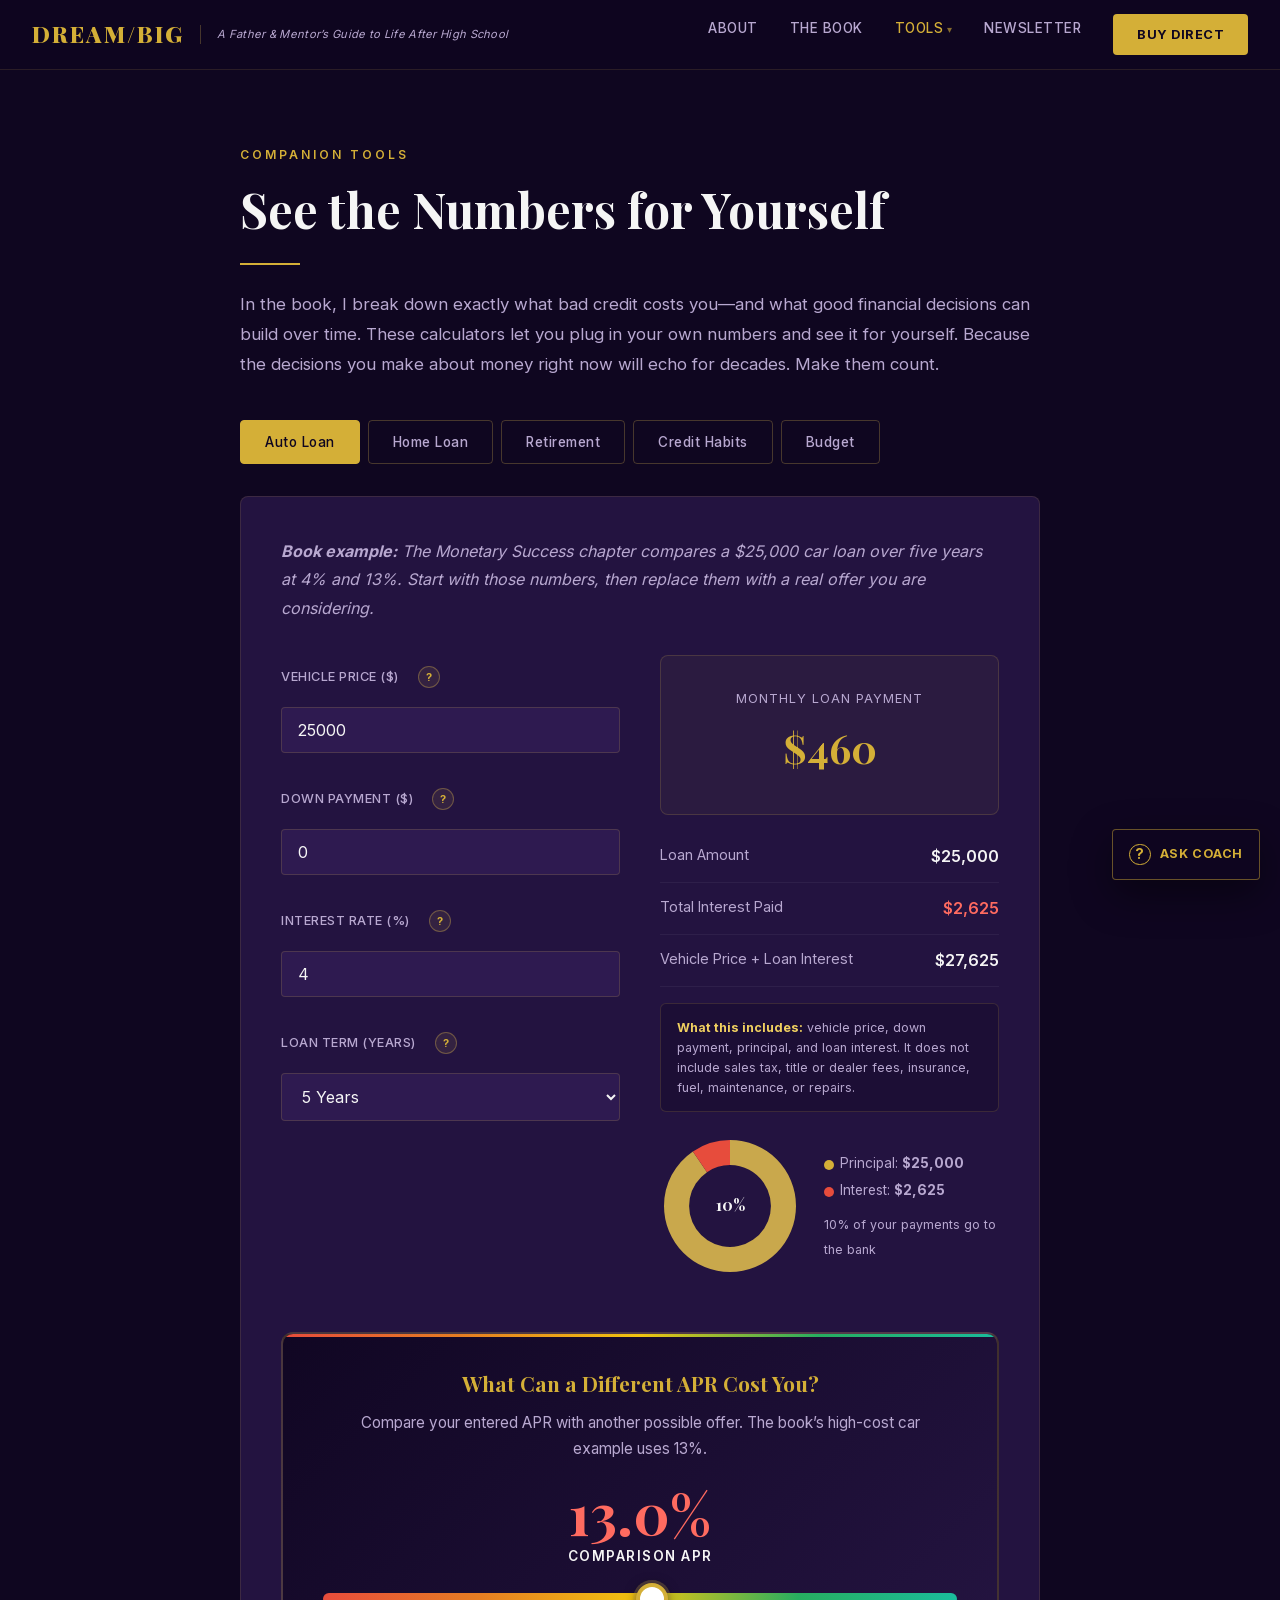
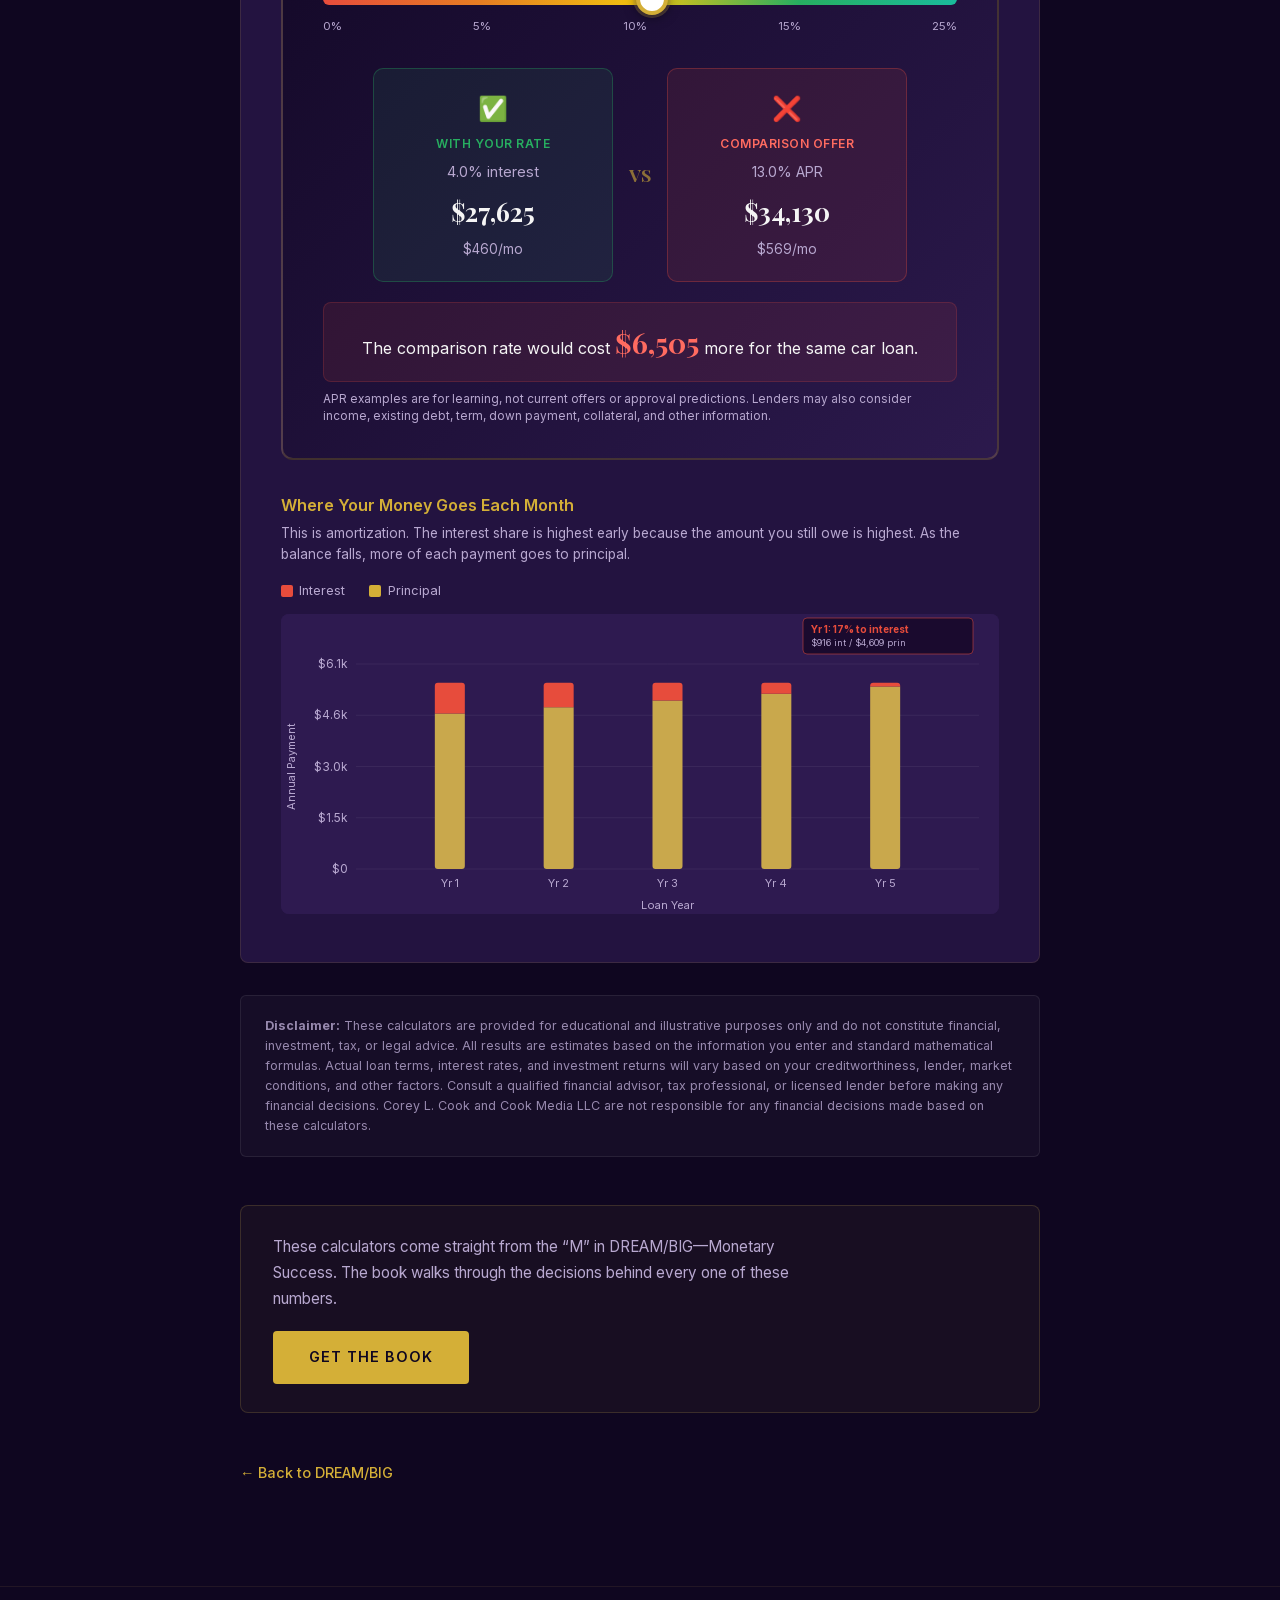
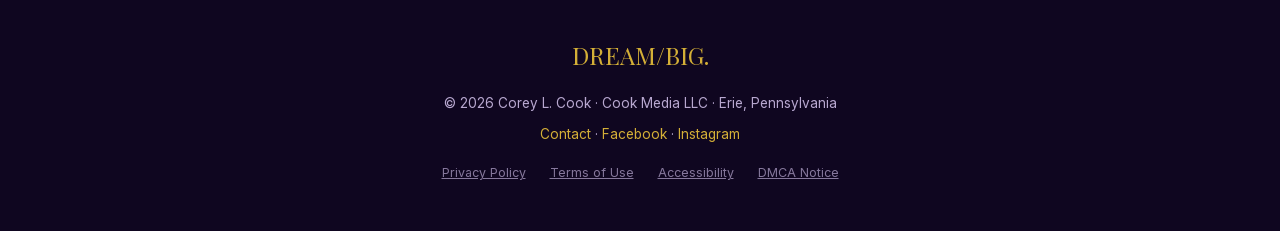
<file: calculators.html>
<!DOCTYPE html>
<html lang="en">
<head>
<!-- Google tag (gtag.js) -->
<script async src="https://www.googletagmanager.com/gtag/js?id=G-JGYNWJQC7G"></script>
<script>
  window.dataLayer = window.dataLayer || [];
  function gtag(){dataLayer.push(arguments);}
  gtag('js', new Date());
  gtag('config', 'G-JGYNWJQC7G');
</script>
<!-- Vercel Web Analytics -->
<script src="analytics.js" defer></script>
<meta charset="UTF-8">
<meta name="viewport" content="width=device-width, initial-scale=1.0">
<title>Financial Calculators — DREAM/BIG by Corey L. Cook</title>
<meta name="description" content="Free DREAM/BIG learning tools for auto loans, home loans, retirement savings, credit habits, and budgeting. Practice with numbers before making a real financial decision.">
<meta property="og:title" content="Financial Calculators — DREAM/BIG">
<meta property="og:description" content="Free financial calculators — see what auto loans, home loans, and retirement savings really cost. Make smarter decisions.">
<meta property="og:type" content="website">
<meta property="og:url" content="https://www.lifeafterhighschoolbook.com/calculators.html">
<meta property="og:image" content="https://www.lifeafterhighschoolbook.com/images/og-image.png">
<meta property="og:image:width" content="1200">
<meta property="og:image:height" content="630">
<meta property="og:image:alt" content="DREAM/BIG financial calculators for life after high school">
<meta property="og:site_name" content="DREAM/BIG — Life After High School">
<meta name="twitter:card" content="summary_large_image">
<meta name="twitter:title" content="Financial Calculators — DREAM/BIG">
<meta name="twitter:description" content="Free financial calculators — see what auto loans, home loans, and retirement savings really cost. Make smarter decisions.">
<meta name="twitter:image" content="https://www.lifeafterhighschoolbook.com/images/og-image.png">
<meta name="twitter:image:alt" content="DREAM/BIG financial calculators for life after high school">
<link rel="canonical" href="https://www.lifeafterhighschoolbook.com/calculators.html">
<link rel="icon" type="image/svg+xml" href="images/favicon.svg">
<link rel="icon" type="image/png" sizes="32x32" href="images/favicon-32.png">
<link rel="icon" type="image/png" sizes="512x512" href="images/favicon-512.png">
<link rel="apple-touch-icon" sizes="180x180" href="images/favicon-180.png">
<link rel="preload" href="fonts/inter-latin.woff2" as="font" type="font/woff2" crossorigin>
<link rel="preload" href="fonts/playfair-display-latin.woff2" as="font" type="font/woff2" crossorigin>
<link rel="stylesheet" href="fonts.css">
<link rel="stylesheet" href="assistant.css">
<script src="assistant.js" defer></script>
<style>

  :root {
    --gold: #D4AF37;
    --gold-light: #F0D060;
    --purple-deep: #0F0620;
    --purple-dark: #1A0A2E;
    --purple-mid: #2D1B4E;
    --purple-card: #231340;
    --purple-surface: #2E1A50;
    --purple-light: #3D2766;
    --text: #F5F5F5;
    --text-muted: #B8A8D0;
    --accent: #C9A84C;
    --danger: #FF6B60;
  }

  * { margin: 0; padding: 0; box-sizing: border-box; }
  html { scroll-behavior: smooth; }

  :focus-visible { outline: 2px solid var(--gold-light); outline-offset: 2px; }

  /* SKIP LINK */
  .skip-link {
    position: absolute; left: -9999px; top: 0; z-index: 1000;
    background: var(--gold); color: var(--purple-deep);
    padding: .6rem 1rem; font-weight: 700; text-decoration: none;
  }
  .skip-link:focus { left: 0; }

  body {
    font-family: 'Inter', sans-serif;
    background: var(--purple-deep);
    color: var(--text);
    line-height: 1.7;
    -webkit-font-smoothing: antialiased;
  }

  /* NAV */
  .site-nav {
    position: fixed; top: 0; left: 0; right: 0; z-index: 100;
    background: rgba(15,6,32,0.95); backdrop-filter: blur(20px);
    border-bottom: 1px solid rgba(201,168,76,0.15);
    padding: 0 2rem; height: 70px;
    display: flex; align-items: center; justify-content: space-between;
  }
  .nav-brand { display: flex; align-items: center; gap: 1rem; text-decoration: none; }
  .nav-logo { font-family: 'Playfair Display', serif; font-weight: 900; font-size: 1.4rem; color: var(--gold); letter-spacing: 2px; white-space: nowrap; }
  .nav-subtitle { color: var(--text-muted); font-size: 0.7rem; font-weight: 400; font-style: italic; letter-spacing: 0.3px; white-space: nowrap; border-left: 1px solid rgba(201,168,76,0.3); padding-left: 1rem; }
  .nav-links { display: flex; gap: 2rem; list-style: none; }
  .nav-links a { color: var(--text-muted); text-decoration: none; font-size: 0.85rem; font-weight: 500; letter-spacing: 0.5px; text-transform: uppercase; transition: color 0.3s; }
  .nav-links a:hover { color: var(--gold); }
  .nav-toggle { display: none; background: none; border: none; color: var(--gold); font-size: 1.5rem; cursor: pointer; }
  .nav-dropdown { position: relative; }
  .nav-dropdown > a { cursor: pointer; }
  .nav-dropdown > a::after { content: ' \25BE'; font-size: 0.65rem; opacity: 0.6; }
  .nav-dropdown-menu {
    display: none; position: absolute; top: 100%; left: 50%; transform: translateX(-50%);
    padding-top: 12px;
  }
  .nav-dropdown-menu-inner {
    background: rgba(15,6,32,0.98); border: 1px solid rgba(201,168,76,0.2);
    border-radius: 8px; padding: 0.5rem 0; min-width: 180px;
    box-shadow: 0 12px 40px rgba(0,0,0,0.5); backdrop-filter: blur(20px);
  }
  .nav-dropdown:hover .nav-dropdown-menu { display: block; }
  .nav-dropdown:focus-within .nav-dropdown-menu { display: block; }
  .nav-dropdown > button {
    background: none; border: none; cursor: pointer; font: inherit;
    color: var(--gold); padding: 0; letter-spacing: 0.5px; text-transform: uppercase;
    font-size: 0.85rem; font-weight: 500;
  }
  .nav-dropdown > button::after { content: ' \25BE'; font-size: 0.65rem; opacity: 0.6; }
  .nav-dropdown-menu a {
    display: block; padding: 0.6rem 1.25rem; font-size: 0.8rem !important;
    letter-spacing: 0.5px; white-space: nowrap; transition: background 0.2s;
  }
  .nav-dropdown-menu a:hover { background: rgba(201,168,76,0.1); color: var(--gold) !important; }

  .btn {
    display: inline-block; padding: 14px 36px; font-size: 0.9rem; font-weight: 600;
    letter-spacing: 1px; text-transform: uppercase; text-decoration: none;
    border-radius: 4px; transition: all 0.3s; cursor: pointer; border: none;
  }
  .btn-gold { background: var(--gold); color: var(--purple-deep); }
  .btn-gold:hover { background: var(--gold-light); transform: translateY(-2px); box-shadow: 0 8px 30px rgba(201,168,76,0.3); }
  .nav-links .btn-gold { color: var(--purple-deep); font-size: 0.8rem; font-weight: 700; }
  .nav-links .btn-gold:hover { color: var(--purple-deep); }
  .btn-nav { padding: 10px 24px; font-size: 0.8rem; letter-spacing: 0.8px; }

  /* SECTIONS */
  section { padding: 100px 2rem; }
  .container { max-width: 800px; margin: 0 auto; }

  .section-label {
    display: inline-block; font-size: 0.75rem; letter-spacing: 3px; text-transform: uppercase;
    color: var(--gold); margin-bottom: 1rem; font-weight: 600;
  }
  .section-title {
    font-family: 'Playfair Display', serif; font-size: clamp(2rem, 4vw, 3rem);
    font-weight: 700; margin-bottom: 1.5rem; line-height: 1.2;
  }
  .section-text { color: var(--text-muted); font-size: 1.05rem; max-width: 800px; line-height: 1.8; }

  /* DIVIDER */
  .divider { width: 60px; height: 2px; background: var(--gold); margin: 1.5rem 0; }

  /* CALCULATORS */
  .calculators {
    padding-top: 140px;
    background: var(--purple-deep);
    min-height: 100vh;
  }
  .calc-tabs { display: flex; gap: 0.5rem; margin-bottom: 2rem; flex-wrap: wrap; }
  .calc-tab {
    padding: 10px 24px; border: 1px solid rgba(201,168,76,0.3); background: transparent;
    color: var(--text-muted); border-radius: 4px; cursor: pointer; font-size: 0.85rem;
    min-height: 44px; font-weight: 500; letter-spacing: 0.5px; transition: all 0.3s; font-family: 'Inter', sans-serif;
  }
  .calc-tab.active { background: var(--gold); color: var(--purple-deep); border-color: var(--gold); }
  .calc-tab:hover:not(.active) { border-color: var(--gold); color: var(--gold); }
  .calc-tab:focus-visible { outline: 2px solid var(--gold-light); outline-offset: 2px; }
  .calc-panel { display: none; }
  .calc-panel.active { display: block; }
  .calc-card {
    background: var(--purple-card); border: 1px solid rgba(201,168,76,0.15);
    border-radius: 8px; padding: 2.5rem;
  }
  .calc-intro { color: var(--text-muted); font-size: 1rem; margin-bottom: 2rem; line-height: 1.8; font-style: italic; }
  .calc-grid { display: grid; grid-template-columns: 1fr 1fr; gap: 2.5rem; align-items: start; }
  .form-group { margin-bottom: 1.5rem; }
  .form-group label {
    display: block; font-size: 0.8rem; font-weight: 500; letter-spacing: 0.5px;
    text-transform: uppercase; color: var(--text-muted); margin-bottom: 0.5rem;
  }
  /* INFO TOOLTIP */
  .label-row { display: flex; align-items: center; gap: 0.5rem; margin-bottom: 0.5rem; }
  .label-row label { margin-bottom: 0; }
  .info-btn {
    display: inline-flex; align-items: center; justify-content: center;
    width: 44px; height: 44px; border: 0;
    background: transparent; color: transparent; font-size: 0; font-weight: 700;
    cursor: pointer; flex-shrink: 0; font-family: 'Inter', sans-serif;
    transition: all 0.2s; line-height: 1; position: relative; padding: 0;
  }
  .info-btn::before {
    content: '?'; display: inline-grid; place-items: center; width: 20px; height: 20px;
    border-radius: 50%; border: 1px solid rgba(201,168,76,0.4);
    background: rgba(201,168,76,0.1); color: var(--gold); font-size: 11px;
  }
  .info-btn:hover::before, .info-btn.active::before { background: var(--gold); color: var(--purple-deep); border-color: var(--gold); }
  .info-tooltip {
    display: none; position: absolute; left: 50%; transform: translateX(-50%);
    top: calc(100% + 8px); width: 260px; padding: 12px 14px;
    background: var(--purple-mid); border: 1px solid rgba(201,168,76,0.25);
    border-radius: 6px; box-shadow: 0 8px 24px rgba(0,0,0,0.4);
    z-index: 50; font-size: 0.82rem; font-weight: 400; color: var(--text);
    line-height: 1.6; letter-spacing: 0; text-transform: none; text-align: left;
  }
  .info-tooltip::before {
    content: ''; position: absolute; top: -6px; left: 50%; transform: translateX(-50%);
    width: 10px; height: 10px; background: var(--purple-mid);
    border-left: 1px solid rgba(201,168,76,0.25); border-top: 1px solid rgba(201,168,76,0.25);
    transform: translateX(-50%) rotate(45deg);
  }
  .info-btn.active .info-tooltip { display: block; }
  .form-group input, .form-group select {
    width: 100%; padding: 12px 16px; background: var(--purple-surface); border: 1px solid rgba(201,168,76,0.2);
    border-radius: 4px; color: var(--text); font-size: 1rem; font-family: 'Inter', sans-serif;
    transition: border-color 0.3s;
  }
  .form-group input:focus, .form-group select:focus { outline: 2px solid var(--gold-light); outline-offset: 2px; border-color: var(--gold); }
  .result-box {
    background: rgba(201,168,76,0.05); border: 1px solid rgba(201,168,76,0.2);
    border-radius: 8px; padding: 2rem; text-align: center;
  }
  .result-label { font-size: 0.8rem; text-transform: uppercase; letter-spacing: 1px; color: var(--text-muted); margin-bottom: 0.25rem; }
  .result-value { font-family: 'Playfair Display', serif; font-size: 2.5rem; color: var(--gold); font-weight: 700; }
  .result-sub { font-size: 0.9rem; color: var(--text-muted); margin-top: 0.25rem; }
  .result-row { display: flex; justify-content: space-between; padding: 0.75rem 0; border-bottom: 1px solid rgba(255,255,255,0.05); }
  .result-row:last-child { border-bottom: none; }
  .result-row-label { color: var(--text-muted); font-size: 0.9rem; }
  .result-row-value { font-weight: 600; }
  .loan-scope-note {
    margin-top: 1rem; padding: 0.85rem 1rem; border: 1px solid rgba(201,168,76,0.18);
    border-radius: 6px; color: var(--text-muted); background: rgba(15,6,32,0.3);
    font-size: 0.78rem; line-height: 1.6;
  }
  .loan-scope-note strong { color: var(--gold-light); }
  .credit-slider-note { margin-top: 0.55rem; color: var(--text-muted); font-size: 0.74rem; line-height: 1.5; }
  .compare-box {
    margin-top: 1.5rem; padding: 1.5rem; background: rgba(192,57,43,0.08);
    border: 1px solid rgba(192,57,43,0.2); border-radius: 8px;
  }
  .compare-title { font-weight: 600; font-size: 0.95rem; margin-bottom: 0.5rem; color: var(--danger); }
  .compare-text { color: var(--text-muted); font-size: 0.9rem; line-height: 1.6; }
  .compare-amount { font-family: 'Playfair Display', serif; font-size: 1.5rem; color: var(--danger); font-weight: 700; }

  /* CREDIT SCORE SLIDER */
  .credit-slider-box {
    margin-top: 2rem; padding: 2rem 2.5rem;
    background: linear-gradient(135deg, rgba(15,6,32,0.9), rgba(45,27,78,0.9));
    border: 2px solid rgba(201,168,76,0.25); border-radius: 12px;
    position: relative; overflow: hidden;
  }
  .credit-slider-box::before {
    content: ''; position: absolute; top: 0; left: 0; right: 0; height: 3px;
    background: linear-gradient(to right, #E74C3C, #E67E22, #F1C40F, #27AE60, #1ABC9C);
  }
  .credit-slider-header { text-align: center; margin-bottom: 1.5rem; }
  .credit-slider-title {
    font-family: 'Playfair Display', serif; font-weight: 700;
    font-size: 1.3rem; color: var(--gold); margin-bottom: 0.5rem;
  }
  .credit-slider-subtitle {
    font-size: 0.95rem; color: var(--text-muted); line-height: 1.7; max-width: 600px; margin: 0 auto;
  }
  .slider-main-layout {
    display: flex; flex-direction: column; gap: 1.5rem;
  }
  .slider-control-area { text-align: center; }
  .slider-score-display {
    text-align: center; margin-bottom: 0.5rem;
  }
  .slider-score-num {
    font-family: 'Playfair Display', serif; font-size: 3.5rem; font-weight: 700;
    line-height: 1; transition: color 0.3s;
  }
  .slider-score-label {
    font-size: 0.85rem; font-weight: 600; letter-spacing: 1.5px; text-transform: uppercase;
    margin-top: 0.25rem; transition: color 0.3s;
  }
  .credit-range-slider {
    -webkit-appearance: none; appearance: none; width: 100%; height: 12px;
    border-radius: 6px; outline: none; margin: 1rem 0 0.5rem; cursor: pointer;
    background: linear-gradient(to right, #E74C3C 0%, #E67E22 25%, #F1C40F 50%, #27AE60 75%, #1ABC9C 100%);
  }
  .credit-range-slider::-webkit-slider-thumb {
    -webkit-appearance: none; appearance: none; width: 32px; height: 32px;
    border-radius: 50%; background: white; cursor: grab;
    border: 4px solid var(--gold);
    box-shadow: 0 2px 12px rgba(0,0,0,0.5), 0 0 0 3px rgba(201,168,76,0.3);
    transition: box-shadow 0.2s, transform 0.2s;
  }
  .credit-range-slider::-webkit-slider-thumb:hover {
    transform: scale(1.1);
    box-shadow: 0 2px 16px rgba(0,0,0,0.6), 0 0 0 5px rgba(201,168,76,0.4);
  }
  .credit-range-slider::-webkit-slider-thumb:active { cursor: grabbing; }
  .credit-range-slider::-moz-range-thumb {
    width: 32px; height: 32px; border-radius: 50%; background: white;
    cursor: grab; border: 4px solid var(--gold);
    box-shadow: 0 2px 12px rgba(0,0,0,0.5), 0 0 0 3px rgba(201,168,76,0.3);
  }
  .slider-range-labels {
    display: flex; justify-content: space-between; font-size: 0.72rem;
    color: var(--text-muted); margin-top: 0.25rem; text-align: center;
  }
  .slider-range-labels em { display: block; font-style: normal; font-size: 0.65rem; opacity: 0.6; margin-top: 1px; }
  .slider-results {
    display: flex; align-items: stretch; justify-content: center; gap: 0; margin-top: 0.5rem;
  }
  .slider-vs {
    display: flex; align-items: center; justify-content: center;
    font-family: 'Playfair Display', serif; font-size: 1.1rem; font-weight: 700;
    color: var(--gold); opacity: 0.6; padding: 0 1rem; flex-shrink: 0;
  }
  .slider-result-card {
    flex: 1; max-width: 240px; padding: 1.25rem 1rem; border-radius: 10px; text-align: center;
  }
  .slider-result-card.yours {
    background: rgba(39,174,96,0.1); border: 1px solid rgba(39,174,96,0.3);
  }
  .slider-result-card.slider {
    background: rgba(231,76,60,0.1); border: 1px solid rgba(231,76,60,0.3);
    transition: background 0.3s, border-color 0.3s;
  }
  .slider-result-card.slider.good {
    background: rgba(39,174,96,0.1); border-color: rgba(39,174,96,0.3);
  }
  .slider-card-emoji { font-size: 1.5rem; margin-bottom: 0.25rem; }
  .slider-card-label {
    font-size: 0.75rem; font-weight: 600; letter-spacing: 0.5px; text-transform: uppercase;
    margin-bottom: 0.35rem;
  }
  .slider-card-label.yours { color: #27AE60; }
  .slider-card-label.slider { color: var(--danger); }
  .slider-card-label.slider.good { color: #27AE60; }
  .slider-card-rate {
    font-size: 0.9rem; color: var(--text-muted); margin-bottom: 0.35rem;
  }
  .slider-card-total {
    font-family: 'Playfair Display', serif; font-size: 1.6rem; font-weight: 700; color: var(--text);
  }
  .slider-card-monthly {
    font-size: 0.85rem; color: var(--text-muted); margin-top: 0.25rem;
  }
  .slider-diff-bar {
    margin-top: 1.25rem; padding: 1rem 1.25rem; border-radius: 8px;
    text-align: center; font-size: 1rem; line-height: 1.6;
    background: rgba(231,76,60,0.1); border: 1px solid rgba(231,76,60,0.2);
    transition: all 0.3s;
  }
  .slider-diff-bar.savings {
    background: rgba(39,174,96,0.1); border-color: rgba(39,174,96,0.2);
  }
  .slider-diff-amount {
    font-family: 'Playfair Display', serif; font-size: 1.8rem; font-weight: 700;
    display: inline-block; transition: color 0.3s;
  }
  .slider-diff-amount.cost { color: var(--danger); }
  .slider-diff-amount.save { color: #27AE60; }

  /* DONUT CHART */
  .donut-wrapper { display: flex; align-items: center; gap: 1.5rem; margin: 1.5rem 0; }
  .donut-canvas { flex-shrink: 0; }
  .donut-legend { font-size: 0.85rem; color: var(--text-muted); line-height: 2; }
  .donut-legend-dot { display: inline-block; width: 10px; height: 10px; border-radius: 50%; margin-right: 6px; vertical-align: middle; }
  .donut-percentage-note { margin-top: 0.5rem; font-size: 0.78rem; color: var(--text-muted); }

  /* COMPARISON BARS */
  .compare-visual { margin-top: 1rem; }
  .compare-bar-row { display: flex; align-items: center; gap: 0.75rem; margin-bottom: 0.5rem; font-size: 0.82rem; }
  .compare-bar-label { width: 80px; color: var(--text-muted); text-align: right; flex-shrink: 0; }
  .compare-bar-track { flex: 1; height: 24px; background: var(--purple-surface); border-radius: 4px; overflow: hidden; position: relative; }
  .compare-bar-fill { height: 100%; border-radius: 4px; transition: width 0.6s ease-out; display: flex; align-items: center; justify-content: flex-end; padding-right: 8px; font-size: 0.75rem; font-weight: 700; color: var(--purple-deep); min-width: 60px; }

  /* CREDIT GAUGE */
  .gauge-wrapper { text-align: center; margin: 1rem 0; }

  /* BUDGET DONUT */
  .budget-donut-wrapper { display: flex; align-items: flex-start; gap: 1.5rem; margin: 1rem 0; }
  .budget-donut-legend { font-size: 0.8rem; color: var(--text-muted); line-height: 2.2; }

  .calc-disclaimer {
    margin-top: 2rem; padding: 1.25rem 1.5rem;
    background: rgba(255,255,255,0.03);
    border: 1px solid rgba(255,255,255,0.08);
    border-radius: 6px;
  }
  .calc-disclaimer p { color: var(--text-muted); font-size: 0.78rem; line-height: 1.6; opacity: 0.8; }
  .calc-disclaimer strong { color: var(--text-muted); }

  .back-link {
    display: inline-flex; align-items: center; gap: 0.5rem;
    color: var(--gold); text-decoration: none; font-size: 0.9rem; font-weight: 500;
    margin-top: 3rem; transition: opacity 0.3s;
  }
  .back-link:hover { opacity: 0.8; }

  /* DOWNLOAD BUTTONS */
  .download-btns { display: flex; gap: 0.75rem; margin-top: 1.5rem; flex-wrap: wrap; }
  .btn-download {
    display: inline-flex; align-items: center; gap: 0.5rem;
    padding: 10px 20px; font-size: 0.8rem; font-weight: 600;
    letter-spacing: 0.5px; text-transform: uppercase; text-decoration: none;
    border-radius: 4px; cursor: pointer; border: 1px solid rgba(201,168,76,0.4);
    background: rgba(201,168,76,0.1); color: var(--gold);
    font-family: 'Inter', sans-serif; transition: all 0.3s;
  }
  .btn-download:hover { background: var(--gold); color: var(--purple-deep); border-color: var(--gold); }

  /* FOOTER */
  footer {
    padding: 3rem 2rem; text-align: center; border-top: 1px solid rgba(201,168,76,0.1);
    background: var(--purple-deep);
  }
  footer p { color: var(--text-muted); font-size: 0.85rem; }
  footer a { color: var(--gold); text-decoration: none; }
  .footer-legal { margin-top: 1rem; display: flex; gap: 1.5rem; justify-content: center; flex-wrap: wrap; }
  .footer-legal a { font-size: 0.78rem; color: var(--text-muted); text-decoration: underline; opacity: 0.7; transition: opacity 0.3s; }
  .footer-legal a:hover { opacity: 1; color: var(--gold); }

  /* LEGAL PAGES (modal overlay) */
  .legal-overlay {
    display: none; position: fixed; inset: 0; z-index: 200;
    background: rgba(15,6,32,0.95); backdrop-filter: blur(10px);
    overflow-y: auto; padding: 100px 2rem 3rem;
  }
  .legal-overlay.active { display: block; }
  .legal-content { max-width: 700px; margin: 0 auto; }
  .legal-content h2 { font-family: 'Playfair Display', serif; font-size: 2rem; color: var(--gold); margin-bottom: 1.5rem; }
  .legal-content h3 { font-size: 1rem; color: var(--gold); margin: 1.5rem 0 0.5rem; letter-spacing: 0.5px; }
  .legal-content p, .legal-content li { font-size: 0.9rem; color: var(--text); line-height: 1.8; opacity: 0.85; }
  .legal-content ul { padding-left: 1.5rem; margin: 0.75rem 0; }
  .legal-close { position: fixed; top: 2rem; right: 2rem; background: none; border: none; color: var(--gold); font-size: 2rem; cursor: pointer; z-index: 201; }

  /* RESPONSIVE — MOBILE */
  @media (max-width: 768px) {
    .nav-links { display: none; }
    .nav-toggle { display: grid; place-items: center; min-width: 44px; min-height: 44px; }
    .nav-subtitle { display: none; }
    .nav-links.open {
      display: flex; flex-direction: column; position: absolute;
      top: 70px; left: 0; right: 0; background: rgba(15,6,32,0.98);
      padding: 2rem; gap: 1.5rem; border-bottom: 1px solid rgba(201,168,76,0.15);
    }
    .nav-dropdown > a::after { display: none; }
    .nav-dropdown-menu { display: block; position: static; transform: none; padding: 0; min-width: 0; }
    .nav-dropdown-menu-inner { background: none; border: none; box-shadow: none; padding: 0; min-width: 0; backdrop-filter: none; }
    .nav-dropdown-menu a { padding: 0; font-size: 0.85rem !important; }
    section { padding: 60px 1.25rem; }
    .calculators { padding-top: 100px; }

    /* Calculator cards */
    .calc-grid { grid-template-columns: 1fr; }
    .calc-card { padding: 1.5rem; }
    .calc-intro { font-size: 0.9rem; line-height: 1.7; }
    .calc-tabs { gap: 0.4rem; }
    .calc-tab { padding: 8px 16px; min-height: 44px; font-size: 0.78rem; }
    .result-value { font-size: 1.8rem; }
    .compare-amount { font-size: 1.3rem; }
    .result-box { padding: 1.5rem 1rem; }
    .result-row { flex-wrap: wrap; gap: 0.25rem; }
    .result-row-label { font-size: 0.82rem; }
    .result-row-value { font-size: 0.9rem; }

    /* Download buttons */
    .download-btns { justify-content: center; }

    /* Donut charts */
    .donut-wrapper { flex-direction: column; align-items: center; text-align: center; }
    .budget-donut-wrapper { flex-direction: column; align-items: center; text-align: center; }
    .compare-bar-label { width: 65px; font-size: 0.75rem; }
    .compare-bar-fill { font-size: 0.7rem; min-width: 50px; }
    .gauge-wrapper canvas { width: 240px !important; height: 150px !important; }

    /* Info tooltips */
    .info-tooltip { width: 220px; left: auto; right: -10px; transform: none; }
    .info-tooltip::before { left: auto; right: 14px; transform: rotate(45deg); }

    /* Charts */
    .amort-chart-wrapper canvas { height: 220px !important; }

    /* Credit slider */
    .credit-slider-box { padding: 1.5rem 1.25rem; }
    .credit-slider-title { font-size: 1.1rem; }
    .credit-slider-subtitle { font-size: 0.85rem; }
    .slider-score-num { font-size: 2.5rem; }
    .slider-results { flex-direction: column; align-items: center; gap: 0.5rem; }
    .slider-result-card { max-width: 100%; width: 100%; }
    .slider-vs { padding: 0.25rem 0; font-size: 0.9rem; }
    .slider-card-total { font-size: 1.3rem; }
    .slider-diff-amount { font-size: 1.4rem; }
    .slider-diff-bar { font-size: 0.9rem; }
    .credit-range-slider { height: 10px; }
    .credit-range-slider::-webkit-slider-thumb { width: 28px; height: 28px; }
  }

  @media (max-width: 1024px) {
    .nav-links { display: none; }
    .nav-toggle { display: grid; place-items: center; min-width: 44px; min-height: 44px; }
    .nav-subtitle { display: none; }
    .nav-links.open {
      display: flex; flex-direction: column; align-items: flex-start; position: absolute;
      top: 70px; left: 0; right: 0; max-height: calc(100vh - 70px);
      max-height: calc(100dvh - 70px); overflow-y: auto;
      background: rgba(15,6,32,0.98); padding: 1.25rem 2rem;
      gap: 0.35rem; border-bottom: 1px solid rgba(201,168,76,0.15);
    }
    .nav-links.open > li { width: 100%; }
    .nav-links.open a, .nav-links.open .nav-dropdown > button {
      display: flex; align-items: center; width: 100%; min-height: 44px;
    }
    .nav-dropdown > button::after { display: none; }
    .nav-dropdown-menu { display: block; position: static; transform: none; padding: 0; min-width: 0; }
    .nav-dropdown-menu-inner { background: none; border: none; box-shadow: none; padding: 0; min-width: 0; backdrop-filter: none; }
    .nav-dropdown-menu a { padding: 0 0 0 1rem; font-size: 0.85rem !important; }
  }

  /* RESPONSIVE — SMALL PHONE */
  @media (max-width: 380px) {
    .site-nav { padding: 0 1rem; }
    .nav-logo { font-size: 1.2rem; }
    .calculators { padding-top: 90px; }
    .calc-card { padding: 1.25rem; }
    .calc-tab { padding: 7px 12px; font-size: 0.72rem; }
    .result-value { font-size: 1.5rem; }
    .section-text { font-size: 0.95rem; }
    .btn { padding: 12px 28px; font-size: 0.85rem; }
  }

  @media (prefers-reduced-motion: reduce) {
    html { scroll-behavior: auto; }
    *, *::before, *::after {
      animation-duration: .001ms !important;
      transition-duration: .001ms !important;
    }
  }
  .book-cta {
    margin-top: 3rem; padding: 1.75rem 2rem;
    background: rgba(201,168,76,0.05); border: 1px solid rgba(201,168,76,0.2);
    border-radius: 8px; display: flex; flex-wrap: wrap; align-items: center;
    justify-content: space-between; gap: 1.25rem;
  }
  .book-cta p { color: var(--text-muted); font-size: 0.95rem; line-height: 1.7; max-width: 560px; margin: 0; }
</style>
<script type="application/ld+json">
{
  "@context": "https://schema.org",
  "@type": "WebApplication",
  "name": "DREAM/BIG Financial Calculators",
  "applicationCategory": "FinanceApplication",
  "operatingSystem": "Web",
  "url": "https://www.lifeafterhighschoolbook.com/calculators.html",
  "description": "Five free DREAM/BIG learning tools: auto and home loan comparisons, retirement savings, a credit habits checkup, and a budget calculator.",
  "offers": {
    "@type": "Offer",
    "price": "0",
    "priceCurrency": "USD"
  },
  "author": {
    "@type": "Person",
    "name": "Corey L. Cook"
  }
}
</script>
</head>
<body>
<a href="#main" class="skip-link">Skip to content</a>

<!-- NAV -->
<nav class="site-nav" aria-label="Main">
  <a href="index.html" class="nav-brand">
    <span class="nav-logo">DREAM/BIG</span>
    <span class="nav-subtitle">A Father &amp; Mentor&rsquo;s Guide to Life After High School</span>
  </a>
  <button type="button" class="nav-toggle" aria-label="Menu" aria-expanded="false" aria-controls="nav-links" onclick="toggleNav(this)">&#9776;</button>
  <ul class="nav-links" id="nav-links">
    <li><a href="index.html#about">About</a></li>
    <li><a href="index.html#book">The Book</a></li>
    <li class="nav-dropdown">
      <button type="button" aria-expanded="false" aria-haspopup="true" onclick="toggleToolsMenu(this)">Tools</button>
      <div class="nav-dropdown-menu"><div class="nav-dropdown-menu-inner">
        <a href="companion.html">Chapter Companion</a>
        <a href="first-money-moves.html">First Money Moves</a>
        <a href="calculators.html" style="color:var(--gold);">Calculators</a>
        <a href="visualizer.html">Money Visualizer</a>
        <a href="glossary.html">Glossary</a>
      </div></div>
    </li>
    <li><a href="index.html#newsletter">Newsletter</a></li>
    <li><a href="https://shop.ingramspark.com/b/084?params=auYcam1uPTDm9D041XR3ygueD2kILv5ChfIouqtAr0y" class="btn btn-gold btn-nav" target="_blank" rel="noopener" data-buy-link="ingram" data-buy-location="nav-calculators">Buy Direct</a></li>
  </ul>
</nav>

<main id="main">

<!-- CALCULATORS -->
<section class="calculators">
  <div class="container">
    <span class="section-label">Companion Tools</span>
    <h1 class="section-title">See the Numbers for Yourself</h1>
    <div class="divider"></div>
    <p class="section-text" style="margin-bottom:2.5rem;">In the book, I break down exactly what bad credit costs you&mdash;and what good financial decisions can build over time. These calculators let you plug in your own numbers and see it for yourself. Because the decisions you make about money right now will echo for decades. Make them count.</p>

    <div class="calc-tabs" role="tablist" aria-label="Financial learning tools">
      <button type="button" class="calc-tab active" id="tab-auto" role="tab" aria-controls="calc-auto" aria-selected="true" tabindex="0" onclick="switchCalc('auto', this)">Auto Loan</button>
      <button type="button" class="calc-tab" id="tab-home" role="tab" aria-controls="calc-home" aria-selected="false" tabindex="-1" onclick="switchCalc('home', this)">Home Loan</button>
      <button type="button" class="calc-tab" id="tab-retirement" role="tab" aria-controls="calc-retirement" aria-selected="false" tabindex="-1" onclick="switchCalc('retirement', this)">Retirement</button>
      <button type="button" class="calc-tab" id="tab-credit" role="tab" aria-controls="calc-credit" aria-selected="false" tabindex="-1" onclick="switchCalc('credit', this)">Credit Habits</button>
      <button type="button" class="calc-tab" id="tab-budget" role="tab" aria-controls="calc-budget" aria-selected="false" tabindex="-1" onclick="switchCalc('budget', this)">Budget</button>
    </div>

    <!-- AUTO LOAN -->
    <div class="calc-panel active" id="calc-auto" role="tabpanel" aria-labelledby="tab-auto">
      <div class="calc-card">
        <p class="calc-intro"><strong>Book example:</strong> The Monetary Success chapter compares a $25,000 car loan over five years at 4% and 13%. Start with those numbers, then replace them with a real offer you are considering.</p>
        <div class="calc-grid">
          <div>
            <div class="form-group">
              <div class="label-row">
                <label for="auto-price">Vehicle Price ($)</label>
                <button type="button" class="info-btn" onclick="toggleInfo(this)" aria-expanded="false" aria-label="More information">?<span class="info-tooltip">The sticker price of the car. Remember, a brand-new car loses 20% of its value the moment you drive it off the lot. A two- or three-year-old car with low miles can save you thousands and still feel new.</span></button>
              </div>
              <input type="number" id="auto-price" value="25000" min="0" oninput="calcAuto()">
            </div>
            <div class="form-group">
              <div class="label-row">
                <label for="auto-down">Down Payment ($)</label>
                <button type="button" class="info-btn" onclick="toggleInfo(this)" aria-expanded="false" aria-label="More information">?<span class="info-tooltip">The cash you pay upfront. The more you put down, the less you borrow, and the less interest you pay over the life of the loan. Even an extra $500 down can save you hundreds in interest.</span></button>
              </div>
              <input type="number" id="auto-down" value="0" min="0" oninput="calcAuto()">
            </div>
            <div class="form-group">
              <div class="label-row">
                <label for="auto-rate">Interest Rate (%)</label>
                <button type="button" class="info-btn" onclick="toggleInfo(this)" aria-expanded="false" aria-label="More information">?<span class="info-tooltip">This is based on your credit score. Good credit (700+) might get you 4&ndash;6%. Bad credit can mean 15&ndash;20% or higher. That&rsquo;s the difference between paying $28K and $40K for the same car. Your credit score is money.</span></button>
              </div>
              <input type="number" id="auto-rate" value="4" min="0" step="0.1" oninput="calcAuto()">
            </div>
            <div class="form-group">
              <div class="label-row">
                <label for="auto-term">Loan Term (Years)</label>
                <button type="button" class="info-btn" onclick="toggleInfo(this)" aria-expanded="false" aria-label="More information">?<span class="info-tooltip">How long you take to pay it off. Longer terms mean lower monthly payments, but way more interest. A 6-year loan costs thousands more than a 4-year loan on the same car. Keep it as short as you can afford.</span></button>
              </div>
              <select id="auto-term" onchange="calcAuto()">
                <option value="3">3 Years</option><option value="4">4 Years</option>
                <option value="5" selected>5 Years</option><option value="6">6 Years</option><option value="7">7 Years</option>
              </select>
            </div>
          </div>
          <div>
            <div class="result-box" style="margin-bottom:1rem;"><div class="result-label">Monthly Loan Payment</div><div class="result-value" id="auto-monthly" aria-live="polite">$460</div></div>
            <div class="result-row"><span class="result-row-label">Loan Amount</span><span class="result-row-value" id="auto-loan">$25,000</span></div>
            <div class="result-row"><span class="result-row-label">Total Interest Paid</span><span class="result-row-value" id="auto-interest" style="color:var(--danger);">$2,625</span></div>
            <div class="result-row"><span class="result-row-label">Vehicle Price + Loan Interest</span><span class="result-row-value" id="auto-total">$27,625</span></div>
            <p class="loan-scope-note"><strong>What this includes:</strong> vehicle price, down payment, principal, and loan interest. It does not include sales tax, title or dealer fees, insurance, fuel, maintenance, or repairs.</p>
            <div class="donut-wrapper">
              <canvas id="auto-donut" class="donut-canvas" width="140" height="140" style="width:140px;height:140px;"></canvas>
              <div class="donut-legend">
                <div><span class="donut-legend-dot" style="background:var(--gold);"></span>Principal: <strong id="auto-donut-prin">$25,000</strong></div>
                <div><span class="donut-legend-dot" style="background:#E74C3C;"></span>Interest: <strong id="auto-donut-int">$2,625</strong></div>
                <div class="donut-percentage-note" id="auto-donut-pct">10% of your payments go to the bank</div>
              </div>
            </div>
          </div>
        </div>
        <!-- CREDIT SCORE SLIDER — FULL WIDTH -->
        <div class="credit-slider-box" id="auto-slider-box">
          <div class="credit-slider-header">
            <div class="credit-slider-title">What Can a Different APR Cost You?</div>
            <div class="credit-slider-subtitle">Compare your entered APR with another possible offer. The book&rsquo;s high-cost car example uses 13%.</div>
          </div>
          <div class="slider-main-layout">
            <div class="slider-control-area">
              <div class="slider-score-display">
                <div class="slider-score-num" id="auto-slider-score">13.0%</div>
                <div class="slider-score-label" id="auto-slider-rating">Comparison APR</div>
              </div>
              <input type="range" class="credit-range-slider" id="auto-credit-slider" min="0" max="25" step="0.1" value="13" aria-label="Comparison auto loan APR" oninput="updateAutoSlider()">
              <div class="slider-range-labels">
                <span>0%</span><span>5%</span><span>10%</span><span>15%</span><span>25%</span>
              </div>
            </div>
            <div class="slider-results">
              <div class="slider-result-card yours">
                <div class="slider-card-emoji">&#x2705;</div>
                <div class="slider-card-label yours">With Your Rate</div>
                <div class="slider-card-rate" id="auto-yours-rate">4.0% interest</div>
                <div class="slider-card-total" id="auto-yours-total">$27,625</div>
                <div class="slider-card-monthly" id="auto-yours-monthly">$460/mo</div>
              </div>
              <div class="slider-vs">VS</div>
              <div class="slider-result-card slider" id="auto-slider-card">
                <div class="slider-card-emoji" id="auto-slider-emoji" aria-hidden="true">&#x274C;</div>
                <div class="slider-card-label slider" id="auto-slider-label">Comparison Offer</div>
                <div class="slider-card-rate" id="auto-slider-rate">13.0% APR</div>
                <div class="slider-card-total" id="auto-slider-total">$34,130</div>
                <div class="slider-card-monthly" id="auto-slider-monthly">$569/mo</div>
              </div>
            </div>
          </div>
          <div class="slider-diff-bar" id="auto-slider-diff">
            <span id="auto-slider-diff-text">The comparison rate would cost </span><span class="slider-diff-amount cost" id="auto-slider-diff-amt">$6,497</span><span id="auto-slider-diff-suffix"> more for the same car.</span>
          </div>
          <p class="credit-slider-note">APR examples are for learning, not current offers or approval predictions. Lenders may also consider income, existing debt, term, down payment, collateral, and other information.</p>
        </div>
        <div class="amort-chart-wrapper" style="margin-top:2rem;">
          <div style="font-weight:600; font-size:1rem; margin-bottom:0.25rem; color:var(--gold);">Where Your Money Goes Each Month</div>
          <p style="color:var(--text-muted); font-size:0.85rem; margin-bottom:1rem; line-height:1.5;">This is amortization. The interest share is highest early because the amount you still owe is highest. As the balance falls, more of each payment goes to principal.</p>
          <div class="chart-legend" style="display:flex; gap:1.5rem; margin-bottom:0.75rem; font-size:0.8rem;">
            <span style="display:flex; align-items:center; gap:0.4rem;"><span style="width:12px;height:12px;background:#E74C3C;border-radius:2px;display:inline-block;"></span><span style="color:var(--text-muted);">Interest</span></span>
            <span style="display:flex; align-items:center; gap:0.4rem;"><span style="width:12px;height:12px;background:var(--gold);border-radius:2px;display:inline-block;"></span><span style="color:var(--text-muted);">Principal</span></span>
          </div>
          <canvas id="auto-amort-chart" width="740" height="300" style="width:100%;height:300px;border-radius:8px;background:var(--purple-surface);"></canvas>
        </div>
      </div>
    </div>

    <!-- HOME LOAN -->
    <div class="calc-panel" id="calc-home" role="tabpanel" aria-labelledby="tab-home" hidden>
      <div class="calc-card">
        <p class="calc-intro"><strong>Book example:</strong> The Monetary Success chapter compares a $150,000, 30-year home loan at 5% and 8.5%. Use the same starting numbers here, then replace them with an actual Loan Estimate.</p>
        <div class="calc-grid">
          <div>
            <div class="form-group">
              <div class="label-row">
                <label for="home-price">Home Price ($)</label>
                <button type="button" class="info-btn" onclick="toggleInfo(this)" aria-expanded="false" aria-label="More information">?<span class="info-tooltip">The purchase price of the home. In Erie, a solid starter home can run $100K&ndash;$200K. Focus on what you can actually afford, not what a bank will approve you for. Those are two very different numbers.</span></button>
              </div>
              <input type="number" id="home-price" value="150000" min="0" oninput="calcHome()">
            </div>
            <div class="form-group">
              <div class="label-row">
                <label for="home-down">Down Payment ($)</label>
                <button type="button" class="info-btn" onclick="toggleInfo(this)" aria-expanded="false" aria-label="More information">?<span class="info-tooltip">The cash you bring to closing. On many conventional loans, 20% down can avoid private mortgage insurance. Rules vary by loan type. Every dollar down reduces what you borrow and the interest charged on that amount.</span></button>
              </div>
              <input type="number" id="home-down" value="0" min="0" oninput="calcHome()">
            </div>
            <div class="form-group">
              <div class="label-row">
                <label for="home-rate">Interest Rate (%)</label>
                <button type="button" class="info-btn" onclick="toggleInfo(this)" aria-expanded="false" aria-label="More information">?<span class="info-tooltip">Your mortgage rate depends on your credit score, the market, and your down payment. Even half a percent difference on a 30-year mortgage can mean tens of thousands of dollars. Shop around&mdash;don&rsquo;t just take the first offer.</span></button>
              </div>
              <input type="number" id="home-rate" value="5" min="0" step="0.1" oninput="calcHome()">
            </div>
            <div class="form-group">
              <div class="label-row">
                <label for="home-term">Loan Term (Years)</label>
                <button type="button" class="info-btn" onclick="toggleInfo(this)" aria-expanded="false" aria-label="More information">?<span class="info-tooltip">15-year loans have higher monthly payments but save you a massive amount in interest. 30-year loans are easier month to month, but you&rsquo;ll pay for the house nearly twice over. Run both options here and see the difference.</span></button>
              </div>
              <select id="home-term" onchange="calcHome()">
                <option value="15">15 Years</option><option value="20">20 Years</option><option value="30" selected>30 Years</option>
              </select>
            </div>
          </div>
          <div>
            <div class="result-box" style="margin-bottom:1rem;"><div class="result-label">Monthly Principal + Interest</div><div class="result-value" id="home-monthly" aria-live="polite">$805</div></div>
            <div class="result-row"><span class="result-row-label">Loan Amount</span><span class="result-row-value" id="home-loan">$150,000</span></div>
            <div class="result-row"><span class="result-row-label">Total Interest Paid</span><span class="result-row-value" id="home-interest" style="color:var(--danger);">$139,884</span></div>
            <div class="result-row"><span class="result-row-label">Purchase Price + Loan Interest</span><span class="result-row-value" id="home-total">$289,884</span></div>
            <p class="loan-scope-note"><strong>What this includes:</strong> purchase price, down payment, principal, and loan interest. It does not include property tax, homeowners insurance, mortgage insurance, HOA dues, closing costs, utilities, or maintenance.</p>
            <div class="donut-wrapper">
              <canvas id="home-donut" class="donut-canvas" width="140" height="140" style="width:140px;height:140px;"></canvas>
              <div class="donut-legend">
                <div><span class="donut-legend-dot" style="background:var(--gold);"></span>Principal: <strong id="home-donut-prin">$150,000</strong></div>
                <div><span class="donut-legend-dot" style="background:#E74C3C;"></span>Interest: <strong id="home-donut-int">$139,884</strong></div>
                <div class="donut-percentage-note" id="home-donut-pct">48% of your payments go to the bank</div>
              </div>
            </div>
          </div>
        </div>
        <!-- CREDIT SCORE SLIDER — FULL WIDTH -->
        <div class="credit-slider-box" id="home-slider-box">
          <div class="credit-slider-header">
            <div class="credit-slider-title">What Can a Different APR Cost You?</div>
            <div class="credit-slider-subtitle">Compare your entered rate with another possible offer. The book&rsquo;s high-cost mortgage example uses 8.5%.</div>
          </div>
          <div class="slider-main-layout">
            <div class="slider-control-area">
              <div class="slider-score-display">
                <div class="slider-score-num" id="home-slider-score">8.5%</div>
                <div class="slider-score-label" id="home-slider-rating">Comparison APR</div>
              </div>
              <input type="range" class="credit-range-slider" id="home-credit-slider" min="0" max="15" step="0.1" value="8.5" aria-label="Comparison home loan interest rate" oninput="updateHomeSlider()">
              <div class="slider-range-labels">
                <span>0%</span><span>3%</span><span>6%</span><span>9%</span><span>15%</span>
              </div>
            </div>
            <div class="slider-results">
              <div class="slider-result-card yours">
                <div class="slider-card-emoji">&#x2705;</div>
                <div class="slider-card-label yours">With Your Rate</div>
                <div class="slider-card-rate" id="home-yours-rate">5.0% interest</div>
                <div class="slider-card-total" id="home-yours-total">$289,884</div>
                <div class="slider-card-monthly" id="home-yours-monthly">$805/mo</div>
              </div>
              <div class="slider-vs">VS</div>
              <div class="slider-result-card slider" id="home-slider-card">
                <div class="slider-card-emoji" id="home-slider-emoji" aria-hidden="true">&#x274C;</div>
                <div class="slider-card-label slider" id="home-slider-label">Comparison Offer</div>
                <div class="slider-card-rate" id="home-slider-rate">8.5% interest</div>
                <div class="slider-card-total" id="home-slider-total">$415,213</div>
                <div class="slider-card-monthly" id="home-slider-monthly">$1,153/mo</div>
              </div>
            </div>
          </div>
          <div class="slider-diff-bar" id="home-slider-diff">
            <span id="home-slider-diff-text">The comparison rate would cost </span><span class="slider-diff-amount cost" id="home-slider-diff-amt">$125,000</span><span id="home-slider-diff-suffix"> more for the same home loan.</span>
          </div>
          <p class="credit-slider-note">Rate examples are for learning, not current offers or approval predictions. Mortgage pricing and approval depend on many factors beyond a credit score.</p>
        </div>
        <div class="amort-chart-wrapper" style="margin-top:2rem;">
          <div style="font-weight:600; font-size:1rem; margin-bottom:0.25rem; color:var(--gold);">Where Your Money Goes Each Month</div>
          <p style="color:var(--text-muted); font-size:0.85rem; margin-bottom:1rem; line-height:1.5;">On a long mortgage, total interest can be very large. The interest share starts highest because the balance is highest, then falls as principal is repaid. Compare the full Loan Estimates, not only the monthly payment.</p>
          <div class="chart-legend" style="display:flex; gap:1.5rem; margin-bottom:0.75rem; font-size:0.8rem;">
            <span style="display:flex; align-items:center; gap:0.4rem;"><span style="width:12px;height:12px;background:#E74C3C;border-radius:2px;display:inline-block;"></span><span style="color:var(--text-muted);">Interest</span></span>
            <span style="display:flex; align-items:center; gap:0.4rem;"><span style="width:12px;height:12px;background:var(--gold);border-radius:2px;display:inline-block;"></span><span style="color:var(--text-muted);">Principal</span></span>
          </div>
          <canvas id="home-amort-chart" width="740" height="300" style="width:100%;height:300px;border-radius:8px;background:var(--purple-surface);"></canvas>
        </div>
      </div>
    </div>

    <!-- RETIREMENT -->
    <div class="calc-panel" id="calc-retirement" role="tabpanel" aria-labelledby="tab-retirement" hidden>
      <div class="calc-card">
        <p class="calc-intro">The book&rsquo;s lesson is simple: small decisions can compound over time. This tool shows one hypothetical path so you can see why starting early matters.</p>
        <div class="calc-grid">
          <div>
            <div class="form-group">
              <label for="ret-age">Your Current Age</label>
              <input type="number" id="ret-age" value="22" min="0" oninput="calcRetirement()">
            </div>
            <div class="form-group">
              <div class="label-row">
                <label for="ret-retire">When Do You Want to Retire?</label>
                <button type="button" class="info-btn" onclick="toggleInfo(this)" aria-expanded="false" aria-label="More information">?<span class="info-tooltip">Most people retire between 62 and 67. The longer you work, the more time your money has to grow. Even a few extra years makes a big difference.</span></button>
              </div>
              <input type="number" id="ret-retire" value="65" min="0" oninput="calcRetirement()">
            </div>
            <div class="form-group">
              <div class="label-row">
                <label for="ret-monthly">How Much Can You Save Per Month?</label>
                <button type="button" class="info-btn" onclick="toggleInfo(this)" aria-expanded="false" aria-label="More information">?<span class="info-tooltip">This is money you put into a retirement account like a 401(k) through your job or an IRA you open yourself. Even $50/month matters. If your job matches contributions, that&rsquo;s free money&mdash;always take it.</span></button>
              </div>
              <input type="number" id="ret-monthly" value="200" min="0" oninput="calcRetirement()">
            </div>
            <div class="form-group">
              <div class="label-row">
                <label for="ret-return">Average Yearly Growth (%)</label>
                <button type="button" class="info-btn" onclick="toggleInfo(this)" aria-expanded="false" aria-label="More information">?<span class="info-tooltip">This is a hypothetical effective annual return used for the estimate. Real investments can rise or fall and may earn more or less. Try several rates instead of treating one result as a promise.</span></button>
              </div>
              <input type="number" id="ret-return" value="7" min="0" step="0.5" oninput="calcRetirement()">
            </div>
            <div class="form-group">
              <div class="label-row">
                <label for="ret-current">Money You&rsquo;ve Already Saved ($)</label>
                <button type="button" class="info-btn" onclick="toggleInfo(this)" aria-expanded="false" aria-label="More information">?<span class="info-tooltip">If you already have money in a savings account, 401(k), or any investment, put that number here. Starting from zero? That&rsquo;s fine&mdash;most people your age are. The point is to start now.</span></button>
              </div>
              <input type="number" id="ret-current" value="0" min="0" oninput="calcRetirement()">
            </div>
          </div>
          <div>
            <div class="result-box" style="margin-bottom:1rem;"><div class="result-label">What You Could Retire With</div><div class="result-value" id="ret-total" aria-live="polite">$613,509</div></div>
            <div class="result-row"><span class="result-row-label">Years of Growth</span><span class="result-row-value" id="ret-years">43 years</span></div>
            <div class="result-row"><span class="result-row-label">What You Put In</span><span class="result-row-value" id="ret-contributed">$103,200</span></div>
            <div class="result-row"><span class="result-row-label">What Your Money Earned on Its Own</span><span class="result-row-value" id="ret-growth" style="color:var(--gold);">$510,309</span></div>
            <div class="result-row"><span class="result-row-label">Share of Final Balance From Growth</span><span class="result-row-value" id="ret-pct" style="color:var(--gold);">83%</span></div>
            <p class="loan-scope-note"><strong>Remember:</strong> this is a hypothetical future-dollar estimate before inflation, taxes, and investment fees. Returns are not guaranteed.</p>
            <div style="margin-top:1.5rem; padding:1.5rem; background:rgba(201,168,76,0.08); border:1px solid rgba(201,168,76,0.2); border-radius:8px;">
              <div style="font-weight:600; font-size:0.95rem; margin-bottom:0.5rem; color:var(--gold);">What Waiting 10 Years Costs You</div>
              <div class="compare-text">If you start at <strong id="ret-late-age">32</strong> instead of <strong id="ret-start-age">22</strong>:</div>
              <div class="compare-amount" style="color:var(--gold);" id="ret-late-total">$294,486</div>
              <div class="compare-text" style="margin-top:0.5rem;">That&rsquo;s <strong id="ret-lost">$319,023</strong> less. Time is the most powerful ingredient. Start now.</div>
            </div>

          </div>
        </div>
      </div>
    </div>

    <!-- CREDIT HABITS CHECKUP -->
    <div class="calc-panel" id="calc-credit" role="tabpanel" aria-labelledby="tab-credit" hidden>
      <div class="calc-card">
        <p class="calc-intro">The book points readers to a Credit Score Estimator. This safer website checkup teaches the habits that may influence a score, but it cannot calculate or predict your actual credit score.</p>
        <div class="calc-grid">
          <div>
            <div class="form-group">
              <div class="label-row">
                <label for="credit-payment">Do You Pay Bills on Time?</label>
                <button type="button" class="info-btn" onclick="toggleInfo(this)" aria-expanded="false" aria-label="More information">?<span class="info-tooltip">This is the single biggest factor in your credit score&mdash;35% of it. Every late payment hurts. Every on-time payment builds trust. Set up autopay if you can.</span></button>
              </div>
              <select id="credit-payment" onchange="calcCredit()">
                <option value="5">Always &mdash; never missed one</option>
                <option value="4" selected>Mostly &mdash; slipped once or twice</option>
                <option value="3">Sometimes &mdash; been late a few times</option>
                <option value="2">Not great &mdash; missed several</option>
                <option value="1">Defaulted &mdash; went to collections</option>
              </select>
            </div>
            <div class="form-group">
              <div class="label-row">
                <label for="credit-util">How Much of Your Credit Do You Use?</label>
                <button type="button" class="info-btn" onclick="toggleInfo(this)" aria-expanded="false" aria-label="More information">?<span class="info-tooltip">If your credit card limit is $1,000 and your balance is $300, you&rsquo;re using 30%. Lenders like to see you use less than 30% of what&rsquo;s available. Under 10% is even better. This is 30% of your score.</span></button>
              </div>
              <input type="number" id="credit-util" value="30" min="0" max="100" step="1" oninput="calcCredit()" placeholder="e.g. 30 means 30%">
            </div>
            <div class="form-group">
              <div class="label-row">
                <label for="credit-length">How Long Have You Had Credit?</label>
                <button type="button" class="info-btn" onclick="toggleInfo(this)" aria-expanded="false" aria-label="More information">?<span class="info-tooltip">The longer your credit history, the better. This is why you should keep your first credit card open even if you don&rsquo;t use it much. Closing old accounts shortens your history and can drop your score.</span></button>
              </div>
              <select id="credit-length" onchange="calcCredit()">
                <option value="1">Just started &mdash; less than a year</option>
                <option value="2" selected>1&ndash;3 years</option>
                <option value="3">3&ndash;7 years</option>
                <option value="4">7&ndash;15 years</option>
                <option value="5">15+ years</option>
              </select>
            </div>
            <div class="form-group">
              <div class="label-row">
                <label for="credit-mix">Types of Credit You Have</label>
                <button type="button" class="info-btn" onclick="toggleInfo(this)" aria-expanded="false" aria-label="More information">?<span class="info-tooltip">Lenders like to see you can handle different kinds of credit&mdash;like a credit card plus a car loan. You don&rsquo;t need to go get a loan just for this, but having more than one type helps. This is 10% of your score.</span></button>
              </div>
              <select id="credit-mix" onchange="calcCredit()">
                <option value="1">Just one &mdash; like a credit card only</option>
                <option value="2" selected>Two types &mdash; card + a loan</option>
                <option value="3">Three or more types</option>
              </select>
            </div>
            <div class="form-group">
              <div class="label-row">
                <label for="credit-inquiries">How Often Have You Applied for Credit?</label>
                <button type="button" class="info-btn" onclick="toggleInfo(this)" aria-expanded="false" aria-label="More information">?<span class="info-tooltip">Every time you apply for a credit card, car loan, or apartment, the lender checks your credit. That&rsquo;s a &ldquo;hard inquiry&rdquo; and it stays on your report for 2 years. Too many in a short time looks desperate to lenders.</span></button>
              </div>
              <select id="credit-inquiries" onchange="calcCredit()">
                <option value="0" selected>Haven&rsquo;t applied recently</option>
                <option value="1">Applied once or twice</option>
                <option value="3">Applied 3&ndash;5 times</option>
                <option value="6">Applied 6+ times</option>
              </select>
            </div>
          </div>
          <div>
            <div class="result-box" style="margin-bottom:1rem;">
              <div class="result-label">Credit Habit Strength</div>
              <div class="result-value" id="credit-score" aria-live="polite">Building</div>
              <div class="result-sub" id="credit-rating" style="font-weight:600;">Learning checkup &mdash; not a credit score</div>
            </div>
            <p class="loan-scope-note"><strong>Want the real information?</strong> Review your reports at <a href="https://www.annualcreditreport.com/" target="_blank" rel="noopener">AnnualCreditReport.com</a> and get a score from a lender or reputable score provider. Some new borrowers do not have enough history to generate a score yet.</p>
            <div class="result-row"><span class="result-row-label">Payment History (commonly 35%)</span><span class="result-row-value" id="credit-detail-payment">Good</span></div>
            <div class="result-row"><span class="result-row-label">Amounts Owed (commonly 30%)</span><span class="result-row-value" id="credit-detail-util">30%</span></div>
            <div class="result-row"><span class="result-row-label">Length of History (commonly 15%)</span><span class="result-row-value" id="credit-detail-length">1&ndash;3 years</span></div>
            <div class="result-row"><span class="result-row-label">Credit Mix (commonly 10%)</span><span class="result-row-value" id="credit-detail-mix">Two types</span></div>
            <div class="result-row"><span class="result-row-label">New Credit (commonly 10%)</span><span class="result-row-value" id="credit-detail-inq">None</span></div>
            <div id="credit-tips" style="margin-top:1.5rem; padding:1.5rem; background:rgba(201,168,76,0.08); border:1px solid rgba(201,168,76,0.2); border-radius:8px;">
              <div style="font-weight:600; font-size:0.95rem; margin-bottom:0.75rem; color:var(--gold);">How to Improve Your Score</div>
              <div id="credit-tips-list" style="color:var(--text-muted); font-size:0.9rem; line-height:1.8;"></div>
            </div>

          </div>
        </div>
      </div>
    </div>

    <!-- BUDGET CALCULATOR -->
    <div class="calc-panel" id="calc-budget" role="tabpanel" aria-labelledby="tab-budget" hidden>
      <div class="calc-card">
        <p class="calc-intro">A budget is a plan for your take-home pay. Enter what you actually spend, set aside savings on purpose, and give the unallocated money a job before it disappears.</p>
        <div class="calc-grid">
          <div>
            <div class="form-group"><label for="budget-income">Monthly Take-Home Pay ($)</label><input type="number" id="budget-income" value="2400" min="0" oninput="calcBudget()"></div>
            <div class="form-group"><label for="budget-savings">Planned Savings ($)</label><input type="number" id="budget-savings" value="200" min="0" oninput="calcBudget()"><p class="credit-slider-note">Money only counts as savings here when you choose an amount for it.</p></div>
            <div style="border-top:1px solid rgba(201,168,76,0.15); padding-top:1.5rem; margin-top:0.5rem;">
              <div style="font-weight:600; font-size:0.85rem; letter-spacing:0.5px; text-transform:uppercase; color:var(--gold); margin-bottom:1rem;">Your Monthly Expenses</div>
              <div class="form-group"><label for="budget-rent">Rent / Housing ($)</label><input type="number" id="budget-rent" value="700" min="0" oninput="calcBudget()"></div>
              <div class="form-group"><label for="budget-utilities">Utilities &mdash; Electric, Water, Gas ($)</label><input type="number" id="budget-utilities" value="120" min="0" oninput="calcBudget()"></div>
              <div class="form-group"><label for="budget-car">Car Payment ($)</label><input type="number" id="budget-car" value="280" min="0" oninput="calcBudget()"></div>
              <div class="form-group"><label for="budget-insurance">Car Insurance ($)</label><input type="number" id="budget-insurance" value="150" min="0" oninput="calcBudget()"></div>
              <div class="form-group"><label for="budget-gas">Gas / Transportation ($)</label><input type="number" id="budget-gas" value="120" min="0" oninput="calcBudget()"></div>
              <div class="form-group"><label for="budget-phone">Cell Phone ($)</label><input type="number" id="budget-phone" value="65" min="0" oninput="calcBudget()"></div>
              <div class="form-group"><label for="budget-food">Groceries / Food ($)</label><input type="number" id="budget-food" value="300" min="0" oninput="calcBudget()"></div>
              <div class="form-group"><label for="budget-streaming">Streaming &amp; Subscriptions ($)</label><input type="number" id="budget-streaming" value="45" min="0" oninput="calcBudget()"></div>
              <div class="form-group"><label for="budget-personal">Personal &amp; Entertainment ($)</label><input type="number" id="budget-personal" value="80" min="0" oninput="calcBudget()"></div>
              <div class="form-group"><label for="budget-other">Other Needs or Bills ($)</label><input type="number" id="budget-other" value="50" min="0" oninput="calcBudget()"></div>
            </div>
          </div>
          <div>
            <div class="result-box" style="margin-bottom:1rem;">
              <div class="result-label">Unallocated Money</div>
              <div class="result-value" id="budget-remaining" aria-live="polite">$290</div>
              <div class="result-sub" id="budget-status" aria-live="polite">You have room to save and invest</div>
            </div>
            <div class="result-row"><span class="result-row-label">Total Income</span><span class="result-row-value" id="budget-total-income">$2,400</span></div>
            <div class="result-row"><span class="result-row-label">Total Spending</span><span class="result-row-value" id="budget-total-expenses" style="color:var(--danger);">$1,910</span></div>
            <div class="result-row"><span class="result-row-label">Planned Savings</span><span class="result-row-value" id="budget-planned-savings" style="color:var(--gold);">$200</span></div>
            <div class="result-row"><span class="result-row-label">Expenses as % of Income</span><span class="result-row-value" id="budget-pct">80%</span></div>

            <div style="margin-top:1.5rem;">
              <div style="font-weight:600; font-size:0.9rem; margin-bottom:0.75rem; color:var(--gold);">Where Your Money Goes</div>
              <div class="budget-donut-wrapper">
                <canvas id="budget-donut" class="donut-canvas" width="160" height="160" style="width:160px;height:160px;"></canvas>
                <div id="budget-donut-legend" class="budget-donut-legend"></div>
              </div>
              <div id="budget-bars"></div>
            </div>

            <div id="budget-advice" style="margin-top:1.5rem; padding:1.5rem; background:rgba(201,168,76,0.08); border:1px solid rgba(201,168,76,0.2); border-radius:8px;">
              <div style="font-weight:600; font-size:0.95rem; margin-bottom:0.5rem; color:var(--gold);">The 50/30/20 Guideline</div>
              <div style="color:var(--text-muted); font-size:0.82rem; line-height:1.6; margin-bottom:0.75rem;">A lot of financial experts recommend this framework as a starting point. It&rsquo;s not a strict rule&mdash;do what works for your situation. The goal is to be intentional about where your money goes.</div>
              <div style="color:var(--text-muted); font-size:0.9rem; line-height:1.8;">
                <div class="result-row"><span class="result-row-label">Needs (50% = <span id="budget-50">$1,200</span>)</span><span class="result-row-value" id="budget-needs-actual">$1,785</span></div>
                <div class="result-row"><span class="result-row-label">Wants (30% = <span id="budget-30">$720</span>)</span><span class="result-row-value" id="budget-wants-actual">$125</span></div>
                <div class="result-row"><span class="result-row-label">Savings (20% = <span id="budget-20">$480</span>)</span><span class="result-row-value" id="budget-savings-actual">$200</span></div>
              </div>
              <div id="budget-recommendation" style="margin-top:1rem; color:var(--text-muted); font-size:0.85rem; line-height:1.7;"></div>
            </div>
            <div class="download-btns">
              <button type="button" class="btn-download" onclick="downloadBudgetExcel(this)" title="Download results as Excel">
                <span>📊</span> Download Excel
              </button>
            </div>
          </div>
        </div>
      </div>
    </div>

    <!-- FINANCIAL CALCULATOR DISCLAIMER -->
    <div class="calc-disclaimer">
      <p><strong>Disclaimer:</strong> These calculators are provided for educational and illustrative purposes only and do not constitute financial, investment, tax, or legal advice. All results are estimates based on the information you enter and standard mathematical formulas. Actual loan terms, interest rates, and investment returns will vary based on your creditworthiness, lender, market conditions, and other factors. Consult a qualified financial advisor, tax professional, or licensed lender before making any financial decisions. Corey L. Cook and Cook Media LLC are not responsible for any financial decisions made based on these calculators.</p>
    </div>

    <div class="book-cta">
      <p>These calculators come straight from the &ldquo;M&rdquo; in DREAM/BIG&mdash;Monetary Success. The book walks through the decisions behind every one of these numbers.</p>
      <a href="https://shop.ingramspark.com/b/084?params=auYcam1uPTDm9D041XR3ygueD2kILv5ChfIouqtAr0y" class="btn btn-gold" target="_blank" rel="noopener" data-buy-link="ingram" data-buy-location="calculators-footer">Get the Book</a>
    </div>
    <a href="index.html" class="back-link">&larr; Back to DREAM/BIG</a>
  </div>
</section>

</main>

<!-- FOOTER -->
<footer>
  <p style="font-family:'Playfair Display',serif; font-size:1.5rem; color:var(--gold); margin-bottom:1rem;">DREAM/BIG.</p>
  <p>&copy; 2026 Corey L. Cook &middot; Cook Media LLC &middot; Erie, Pennsylvania</p>
  <p style="margin-top:0.5rem;"><a href="mailto:corey@cook-media.com">Contact</a> &middot; <a href="https://www.facebook.com/profile.php?id=61587458533647" target="_blank" rel="noopener">Facebook</a> &middot; <a href="https://www.instagram.com/dreambigafterhs/" target="_blank" rel="noopener">Instagram</a></p>
  <div class="footer-legal">
    <a href="#" onclick="event.preventDefault(); openLegal('privacy');">Privacy Policy</a>
    <a href="#" onclick="event.preventDefault(); openLegal('terms');">Terms of Use</a>
    <a href="#" onclick="event.preventDefault(); openLegal('accessibility');">Accessibility</a>
    <a href="#" onclick="event.preventDefault(); openLegal('dmca');">DMCA Notice</a>
  </div>
</footer>

<!-- PRIVACY POLICY OVERLAY -->
<div class="legal-overlay" id="legal-privacy" role="dialog" aria-modal="true" aria-labelledby="legal-privacy-title">
  <button type="button" class="legal-close" onclick="closeLegal('privacy')" aria-label="Close">&times;</button>
  <div class="legal-content">
    <h2 id="legal-privacy-title">Privacy Policy</h2>
    <p><em>Last updated: September 22, 2026</em></p>

    <h3>Who We Are</h3>
    <p>This website is operated by Corey L. Cook / Cook Media LLC, located in Erie, Pennsylvania. This policy explains what information is collected when you visit lifeafterhighschoolbook.com, how it is used, and the choices you have.</p>

    <h3>What We Collect</h3>
    <p><strong>Information you choose to give us.</strong> If you subscribe to the newsletter, we collect your email address.</p>
    <p><strong>Information collected automatically.</strong> Like most websites, we use analytics tools that record standard visit information, such as the pages you view, time on the site, approximate location, device type, browser, operating system, and the website that referred you. Details are in Cookies &amp; Tracking below.</p>
    <p><strong>AI Coach messages.</strong> If you use the optional Ask Coach chat, the question you type, recent messages in that conversation, and the name of the page you are on are sent through our server to an AI service provider so a response can be generated. Do not enter Social Security numbers, account numbers, passwords, bank logins, or other sensitive personal data.</p>
    <p><strong>What stays on your device.</strong> The numbers you enter into the calculators, First Money Moves tools, and Money Visualizer are processed in your browser and are not collected, stored, or transmitted. The Chapter Companion saves your checkmarks in your browser&rsquo;s local storage on this device only; they are not sent to us or synced. Use Reset progress, or clear this site&rsquo;s browser data, to remove them.</p>

    <h3>How We Use Your Information</h3>
    <p>Your email address is used only to send newsletter updates about new content, speaking events, financial tips, and DREAM/BIG community news. Analytics information is used to understand how the site is used and to improve it. AI Coach messages are used only to generate a response. We will never sell, rent, or share your email address with third parties for their marketing purposes.</p>

    <h3>Email Communications</h3>
    <p>By subscribing to our newsletter, you consent to receiving periodic emails. Every email will include an option to unsubscribe. We comply with the CAN-SPAM Act and all applicable email marketing regulations. Our physical mailing address is:</p>
    <p>Cook Media LLC<br>Erie, PA 16501</p>

    <h3>Cookies &amp; Tracking</h3>
    <p>This website uses Google Analytics and Vercel Web Analytics to help us understand how visitors use the site. Google Analytics may use cookies &mdash; small text files stored on your device &mdash; to collect standard internet log information and visitor behavior data. Vercel Web Analytics does not use tracking cookies and only stores anonymized analytics data.</p>
    <p>You can opt out of Google Analytics tracking by installing the <a href="https://tools.google.com/dlpage/gaoptout" style="color:var(--gold);" target="_blank" rel="noopener">Google Analytics Opt-out Browser Add-on</a>. Learn more about Vercel Web Analytics in Vercel&rsquo;s <a href="https://vercel.com/docs/analytics/privacy-policy" style="color:var(--gold);" target="_blank" rel="noopener">privacy and compliance documentation</a>.</p>
    <p>Our newsletter subscription form is powered by Kit. When you subscribe, your email address is stored and processed by Kit in accordance with their <a href="https://kit.com/privacy" style="color:var(--gold);" target="_blank" rel="noopener">privacy policy</a>.</p>

    <h3>Data Security</h3>
    <p>We take reasonable measures to protect your personal information. However, no method of electronic transmission or storage is 100% secure, and we cannot guarantee absolute security.</p>

    <h3>Your Rights</h3>
    <p>You may request access to, correction of, or deletion of your personal information at any time by contacting us at <a href="mailto:corey@cook-media.com" style="color:var(--gold);">corey@cook-media.com</a>.</p>

    <h3>California Privacy Rights (CCPA)</h3>
    <p>If you are a California resident, the California Consumer Privacy Act (CCPA) provides you with the following rights regarding your personal information:</p>
    <ul>
      <li><strong>Right to Know</strong> &mdash; You may request that we disclose what personal information we collect, use, and share about you.</li>
      <li><strong>Right to Delete</strong> &mdash; You may request that we delete personal information we have collected from you.</li>
      <li><strong>Right to Opt-Out</strong> &mdash; You have the right to opt out of the sale of your personal information. We do not sell your personal information.</li>
      <li><strong>Right to Non-Discrimination</strong> &mdash; We will not discriminate against you for exercising any of these rights.</li>
    </ul>
    <p>To exercise any of these rights, email us at <a href="mailto:corey@cook-media.com" style="color:var(--gold);">corey@cook-media.com</a>. We will respond to verifiable requests within 45 days.</p>

    <h3>Changes to This Policy</h3>
    <p>We may update this Privacy Policy from time to time. Changes will be posted here with an updated date at the top.</p>

    <h3>Contact</h3>
    <p>Questions about this policy? Email us at <a href="mailto:corey@cook-media.com" style="color:var(--gold);">corey@cook-media.com</a>.</p>
  </div>
</div>

<!-- TERMS OF USE OVERLAY -->
<div class="legal-overlay" id="legal-terms" role="dialog" aria-modal="true" aria-labelledby="legal-terms-title">
  <button type="button" class="legal-close" onclick="closeLegal('terms')" aria-label="Close">&times;</button>
  <div class="legal-content">
    <h2 id="legal-terms-title">Terms of Use</h2>
    <p><em>Last updated: September 22, 2026</em></p>

    <h3>Acceptance of Terms</h3>
    <p>By accessing and using this website (lifeafterhighschoolbook.com), you accept and agree to be bound by these Terms of Use. If you do not agree to these terms, please do not use this site.</p>

    <h3>Educational Purpose</h3>
    <p>The content on this website, including the book excerpts, Chapter Companion, First Money Moves tools, financial calculators, Money Visualizer, glossary, and AI Coach, is provided for general educational and informational purposes only. Nothing on this site constitutes professional academic, career, financial, investment, tax, credit, legal, or mental health advice.</p>

    <h3>Financial Tool Disclaimer</h3>
    <p>The calculators, First Money Moves tools, and Money Visualizer are for illustration and education. Results are estimates based on the inputs you provide and simplified formulas. They do not account for all factors that affect actual paychecks, loan terms, credit offers, or investment returns, including but not limited to fees, taxes, insurance, withholding, market volatility, or individual lender requirements. Always review real documents carefully and consult a qualified professional before making financial decisions.</p>

    <h3>AI Assistant Disclaimer</h3>
    <p>The optional DREAM/BIG AI Coach is an educational tool. It may provide incomplete or inaccurate information and does not provide professional financial, investment, tax, legal, or credit counseling advice. Do not share sensitive personal or account information with the assistant.</p>

    <h3>Your Decisions</h3>
    <p>Prompts and tool results are starting points, not guarantees. Review important decisions with trusted adults, school staff, official sources, or qualified professionals who understand your situation.</p>

    <h3>Chapter Companion Progress</h3>
    <p>Chapter checkmarks are saved only in your browser. They may be lost if you clear browser data, use another browser, or change devices. Progress is not tied to an account and is not synced.</p>

    <h3>Intellectual Property</h3>
    <p>All content on this website &mdash; including text, graphics, logos, images, tool designs, and the DREAM/BIG name and framework &mdash; is the property of Corey L. Cook and Cook Media LLC and is protected by applicable copyright and trademark laws. You may not reproduce, distribute, or create derivative works without prior written permission.</p>

    <h3>Third-Party Links</h3>
    <p>This website may contain links to external websites, including retailers. We are not responsible for the content, privacy practices, or availability of those sites.</p>

    <h3>Limitation of Liability</h3>
    <p>Corey L. Cook and Cook Media LLC shall not be liable for any damages arising from the use of this website, including but not limited to financial losses resulting from reliance on tool results, AI Coach responses, or other content provided on the site.</p>

    <h3>Governing Law</h3>
    <p>These terms are governed by and construed in accordance with the laws of the Commonwealth of Pennsylvania, without regard to its conflict of law provisions.</p>

    <h3>Changes to These Terms</h3>
    <p>We reserve the right to update these Terms of Use at any time. Continued use of the site after changes are posted constitutes acceptance of the revised terms.</p>

    <h3>Contact</h3>
    <p>Questions about these terms? Email us at <a href="mailto:corey@cook-media.com" style="color:var(--gold);">corey@cook-media.com</a>.</p>
  </div>
</div>

<!-- ACCESSIBILITY STATEMENT OVERLAY -->
<div class="legal-overlay" id="legal-accessibility" role="dialog" aria-modal="true" aria-labelledby="legal-accessibility-title">
  <button type="button" class="legal-close" onclick="closeLegal('accessibility')" aria-label="Close">&times;</button>
  <div class="legal-content">
    <h2 id="legal-accessibility-title">Accessibility Statement</h2>
    <p><em>Last updated: September 22, 2026</em></p>

    <h3>Our Commitment</h3>
    <p>Corey L. Cook and Cook Media LLC are committed to ensuring that lifeafterhighschoolbook.com is accessible to people with disabilities. We strive to meet the Web Content Accessibility Guidelines (WCAG) 2.1 at the AA level and continuously work to improve the accessibility of our site.</p>

    <h3>Accessibility Features</h3>
    <p>This website includes the following accessibility features:</p>
    <ul>
      <li>Semantic HTML structure with proper heading hierarchy</li>
      <li>Alt text on images</li>
      <li>Sufficient color contrast between text and backgrounds</li>
      <li>Keyboard-navigable interface elements</li>
      <li>Responsive design that supports browser zoom up to 200%</li>
      <li>Clearly labeled form inputs</li>
      <li>Support for reduced-motion preferences</li>
    </ul>

    <h3>Interactive Tools</h3>
    <p>The calculators, First Money Moves tools, Money Visualizer, and Chapter Companion update results as you change inputs. Form fields are labeled, and results are presented as text that can be read by assistive technologies.</p>

    <h3>Known Limitations</h3>
    <p>While we strive for full accessibility, some areas of the site may not yet be fully optimized for all assistive technologies. We are actively working to identify and address any remaining barriers.</p>

    <h3>Feedback</h3>
    <p>If you encounter any accessibility barriers on this site, or have suggestions for improvement, please contact us at <a href="mailto:corey@cook-media.com" style="color:var(--gold);">corey@cook-media.com</a>. We take accessibility feedback seriously and will work to address your concerns promptly.</p>
  </div>
</div>

<!-- DMCA NOTICE OVERLAY -->
<div class="legal-overlay" id="legal-dmca" role="dialog" aria-modal="true" aria-labelledby="legal-dmca-title">
  <button type="button" class="legal-close" onclick="closeLegal('dmca')" aria-label="Close">&times;</button>
  <div class="legal-content">
    <h2 id="legal-dmca-title">DMCA Notice</h2>
    <p><em>Last updated: September 22, 2026</em></p>

    <h3>Copyright Protection</h3>
    <p>All original content on this website &mdash; including written text, the DREAM/BIG framework, book excerpts, tool designs, and associated graphics &mdash; is the copyrighted property of Corey L. Cook and Cook Media LLC. This content is protected under the Digital Millennium Copyright Act (DMCA) and applicable copyright laws.</p>

    <h3>Reporting Copyright Infringement</h3>
    <p>If you believe that content on this website infringes upon your copyright, please send a written notification to our designated DMCA agent with the following information:</p>
    <ul>
      <li>A description of the copyrighted work you claim has been infringed</li>
      <li>A description of the material you claim is infringing, including the URL or location on the site</li>
      <li>Your name, address, telephone number, and email address</li>
      <li>A statement that you have a good faith belief that the use of the material is not authorized by the copyright owner, its agent, or the law</li>
      <li>A statement, made under penalty of perjury, that the information in your notification is accurate and that you are the copyright owner or are authorized to act on behalf of the owner</li>
      <li>Your physical or electronic signature</li>
    </ul>

    <h3>DMCA Agent</h3>
    <p>Corey L. Cook<br>Cook Media LLC<br>Erie, PA 16501<br><a href="mailto:corey@cook-media.com" style="color:var(--gold);">corey@cook-media.com</a></p>

    <h3>Counter-Notification</h3>
    <p>If you believe that material you posted was removed or disabled by mistake or misidentification, you may submit a counter-notification to the DMCA agent listed above with the required information under 17 U.S.C. &sect; 512(g).</p>

    <h3>Repeat Infringers</h3>
    <p>In accordance with the DMCA, we will terminate access for users who are repeat infringers of copyright in appropriate circumstances.</p>
  </div>
</div>

<script>
// MOBILE NAV: toggle menu + ARIA state
function toggleNav(btn) {
  const open = document.querySelector('.nav-links').classList.toggle('open');
  btn.setAttribute('aria-expanded', open ? 'true' : 'false');
}
// MOBILE NAV: close menu when a link is clicked
document.querySelectorAll('.nav-links a').forEach(function(link) {
  link.addEventListener('click', function() {
    document.querySelector('.nav-links').classList.remove('open');
    const t = document.querySelector('.nav-toggle');
    if (t) t.setAttribute('aria-expanded', 'false');
  });
});

// TOOLS DROPDOWN: click toggle (hover still works via CSS)
function toggleToolsMenu(btn) {
  const expanded = btn.getAttribute('aria-expanded') === 'true';
  btn.setAttribute('aria-expanded', expanded ? 'false' : 'true');
  const menu = btn.nextElementSibling;
  if (menu) menu.style.display = expanded ? '' : 'block';
}
document.addEventListener('click', function(e) {
  const dd = document.querySelector('.nav-dropdown');
  if (dd && !dd.contains(e.target)) {
    const btn = dd.querySelector('button[aria-haspopup]');
    const menu = dd.querySelector('.nav-dropdown-menu');
    if (btn) btn.setAttribute('aria-expanded', 'false');
    if (menu) menu.style.display = '';
  }
});
document.addEventListener('keydown', function(e) {
  if (e.key === 'Escape') {
    const dd = document.querySelector('.nav-dropdown');
    if (dd) {
      const btn = dd.querySelector('button[aria-haspopup]');
      const menu = dd.querySelector('.nav-dropdown-menu');
      if (btn) btn.setAttribute('aria-expanded', 'false');
      if (menu) menu.style.display = '';
    }
    const links = document.querySelector('.nav-links');
    const toggle = document.querySelector('.nav-toggle');
    if (links && links.classList.contains('open')) {
      links.classList.remove('open');
      if (toggle) {
        toggle.setAttribute('aria-expanded', 'false');
        toggle.focus();
      }
    }
  }
});

// PURCHASE LINK TRACKING
(function() {
  function trackBuyClick(link) {
    var retailer = link.getAttribute('data-buy-link') || 'unknown';
    var location = link.getAttribute('data-buy-location') || 'unknown';
    var eventName = retailer === 'ingram' ? 'Buy Direct Click' : 'Buy Retailer Click';
    var eventData = { retailer: retailer, location: location };
    try {
      if (window.va) window.va('event', { name: eventName, data: eventData });
      if (window.gtag) {
        window.gtag('event', eventName.toLowerCase().replace(/\s+/g, '_'), {
          event_category: 'purchase',
          event_label: retailer + ':' + location
        });
      }
    } catch (err) {}
  }

  document.querySelectorAll('[data-buy-link]').forEach(function(link) {
    link.addEventListener('click', function() {
      trackBuyClick(link);
    });
  });
})();

// AMORTIZATION CHART
function drawAmortChart(canvasId, principal, annualRate, years) {
  const canvas = document.getElementById(canvasId);
  if (!canvas) return;
  const ctx = canvas.getContext('2d');
  const dpr = window.devicePixelRatio || 1;
  const cssW = canvas.clientWidth || 740;
  const cssH = 300;
  // Skip drawing if canvas is in a hidden panel (will redraw on tab switch)
  if (canvas.clientWidth < 10) return;
  canvas.width = cssW * dpr;
  canvas.height = cssH * dpr;
  canvas.style.height = cssH + 'px';
  ctx.scale(dpr, dpr);

  const bg = getComputedStyle(document.documentElement).getPropertyValue('--purple-surface').trim() || '#2E1A50';
  ctx.fillStyle = bg;
  ctx.fillRect(0, 0, cssW, cssH);

  if (![principal, annualRate, years].every(Number.isFinite) || principal <= 0 || annualRate < 0 || years <= 0) return;

  const r = annualRate / 100 / 12;
  const monthly = calcLoan(principal, annualRate, years).monthly;

  let balance = principal;
  const yearData = [];
  for (let yr = 1; yr <= years; yr++) {
    let yearInterest = 0, yearPrincipal = 0;
    for (let m = 0; m < 12; m++) {
      if (balance <= 0) break;
      const intPmt = balance * r;
      const prinPmt = Math.min(monthly - intPmt, balance);
      yearInterest += intPmt;
      yearPrincipal += prinPmt;
      balance -= prinPmt;
    }
    yearData.push({ year: yr, interest: yearInterest, principal: yearPrincipal, total: yearInterest + yearPrincipal });
  }

  const pad = { top: 50, right: 20, bottom: 45, left: 75 };
  const chartW = cssW - pad.left - pad.right;
  const chartH = cssH - pad.top - pad.bottom;
  const maxVal = Math.max(...yearData.map(d => d.total)) * 1.1;
  const barW = Math.max(4, Math.min(30, (chartW / yearData.length) - (yearData.length > 15 ? 2 : 4)));
  const gap = (chartW - barW * yearData.length) / (yearData.length + 1);

  ctx.strokeStyle = 'rgba(255,255,255,0.06)';
  ctx.lineWidth = 1;
  const gridLines = 4;
  ctx.font = '12px Inter, sans-serif';
  ctx.fillStyle = '#B8A8D0';
  ctx.textAlign = 'right';
  for (let i = 0; i <= gridLines; i++) {
    const y = pad.top + chartH - (chartH * i / gridLines);
    ctx.beginPath(); ctx.moveTo(pad.left, y); ctx.lineTo(cssW - pad.right, y); ctx.stroke();
    const val = Math.round(maxVal * i / gridLines);
    const label = val >= 1000 ? '$' + (val / 1000).toFixed(val >= 10000 ? 0 : 1) + 'k' : '$' + val.toLocaleString();
    ctx.fillText(label, pad.left - 8, y + 4);
  }

  ctx.textAlign = 'center';
  ctx.fillStyle = '#B8A8D0';
  ctx.font = '11px Inter, sans-serif';
  const labelEvery = years <= 7 ? 1 : years <= 15 ? 2 : 5;
  yearData.forEach((d, i) => {
    const x = pad.left + gap + i * (barW + gap) + barW / 2;
    if (d.year % labelEvery === 0 || d.year === 1) ctx.fillText('Yr ' + d.year, x, cssH - pad.bottom + 18);
  });

  ctx.save();
  ctx.translate(14, pad.top + chartH / 2);
  ctx.rotate(-Math.PI / 2);
  ctx.textAlign = 'center';
  ctx.fillStyle = '#B8A8D0';
  ctx.font = '11px Inter, sans-serif';
  ctx.fillText('Annual Payment', 0, 0);
  ctx.restore();
  ctx.fillStyle = '#B8A8D0';
  ctx.textAlign = 'center';
  ctx.font = '11px Inter, sans-serif';
  ctx.fillText('Loan Year', pad.left + chartW / 2, cssH - 5);

  yearData.forEach((d, i) => {
    const x = pad.left + gap + i * (barW + gap);
    const intH = (d.interest / maxVal) * chartH;
    const prinH = (d.principal / maxVal) * chartH;
    const baseY = pad.top + chartH;
    const rad = Math.min(3, barW / 3);

    ctx.fillStyle = '#C9A84C';
    ctx.beginPath(); roundRect(ctx, x, baseY - prinH, barW, prinH, { bl: rad, br: rad, tl: intH > 0 ? 0 : rad, tr: intH > 0 ? 0 : rad }); ctx.fill();
    if (intH > 0) {
      ctx.fillStyle = '#E74C3C';
      ctx.beginPath(); roundRect(ctx, x, baseY - prinH - intH, barW, intH, { bl: 0, br: 0, tl: rad, tr: rad }); ctx.fill();
    }
  });

  const crossIdx = yearData.findIndex(d => d.principal >= d.interest);
  if (crossIdx > 0) {
    const x = pad.left + gap + crossIdx * (barW + gap) + barW / 2;
    ctx.setLineDash([4, 4]);
    ctx.strokeStyle = 'rgba(255,255,255,0.3)';
    ctx.lineWidth = 1;
    ctx.beginPath(); ctx.moveTo(x, pad.top); ctx.lineTo(x, pad.top + chartH); ctx.stroke();
    ctx.setLineDash([]);
    // Small crossover label at top of dashed line
    ctx.fillStyle = '#1A0A2E';
    const labelW = 64;
    const labelH = 16;
    roundRect(ctx, x - labelW / 2, pad.top - 18, labelW, labelH, { tl: 3, tr: 3, bl: 3, br: 3 });
    ctx.fill();
    ctx.fillStyle = '#B8A8D0';
    ctx.font = '9px Inter, sans-serif';
    ctx.textAlign = 'center';
    ctx.fillText('Yr ' + yearData[crossIdx].year + ' crossover', x, pad.top - 5);
  }

  if (yearData.length > 0) {
    const d = yearData[0];
    const pct = Math.round((d.interest / d.total) * 100);
    // Small callout pinned to top-right, above the bars
    const calloutW = Math.min(170, chartW - 6);
    const calloutH = 36;
    const calloutX = cssW - pad.right - calloutW - 6;
    const calloutY = 4;
    ctx.fillStyle = '#1A0A2E';
    roundRect(ctx, calloutX, calloutY, calloutW, calloutH, { tl: 4, tr: 4, bl: 4, br: 4 });
    ctx.fill();
    ctx.strokeStyle = 'rgba(231,76,60,0.5)';
    ctx.lineWidth = 1;
    roundRect(ctx, calloutX, calloutY, calloutW, calloutH, { tl: 4, tr: 4, bl: 4, br: 4 });
    ctx.stroke();
    ctx.fillStyle = '#E74C3C';
    ctx.font = 'bold 10px Inter, sans-serif';
    ctx.textAlign = 'left';
    ctx.fillText('Yr 1: ' + pct + '% to interest', calloutX + 8, calloutY + 15);
    ctx.fillStyle = '#B8A8D0';
    ctx.font = '9px Inter, sans-serif';
    ctx.fillText('$' + Math.round(d.interest).toLocaleString() + ' int / $' + Math.round(d.principal).toLocaleString() + ' prin', calloutX + 8, calloutY + 28);
  }
}

function roundRect(ctx, x, y, w, h, r) {
  if (typeof r === 'number') r = { tl: r, tr: r, bl: r, br: r };
  ctx.beginPath();
  ctx.moveTo(x + r.tl, y);
  ctx.lineTo(x + w - r.tr, y);
  ctx.quadraticCurveTo(x + w, y, x + w, y + r.tr);
  ctx.lineTo(x + w, y + h - r.br);
  ctx.quadraticCurveTo(x + w, y + h, x + w - r.br, y + h);
  ctx.lineTo(x + r.bl, y + h);
  ctx.quadraticCurveTo(x, y + h, x, y + h - r.bl);
  ctx.lineTo(x, y + r.tl);
  ctx.quadraticCurveTo(x, y, x + r.tl, y);
  ctx.closePath();
}

// ANIMATED NUMBER COUNTER
function animateValue(el, start, end, duration) {
  if (window.matchMedia && window.matchMedia('(prefers-reduced-motion:reduce)').matches) {
    el.textContent = fmt(end); return;
  }
  if (Math.abs(end - start) < 2) { el.textContent = fmt(end); return; }
  const startTime = performance.now();
  function update(now) {
    const elapsed = now - startTime;
    const progress = Math.min(elapsed / duration, 1);
    const eased = 1 - Math.pow(1 - progress, 3); // ease-out cubic
    const current = Math.round(start + (end - start) * eased);
    el.textContent = fmt(current);
    if (progress < 1) requestAnimationFrame(update);
  }
  requestAnimationFrame(update);
}

// Store previous values for animation
const prevValues = {};
function animatedFmt(elId, newVal) {
  const el = document.getElementById(elId);
  const prev = prevValues[elId] || 0;
  prevValues[elId] = newVal;
  animateValue(el, prev, newVal, 400);
}

// DONUT CHART DRAWING
function drawDonut(canvasId, segments, centerText) {
  const canvas = document.getElementById(canvasId);
  if (!canvas) return;
  const ctx = canvas.getContext('2d');
  const dpr = window.devicePixelRatio || 1;
  const size = canvas.clientWidth || 140;
  canvas.width = size * dpr;
  canvas.height = size * dpr;
  ctx.scale(dpr, dpr);
  ctx.clearRect(0, 0, size, size);

  const cx = size / 2, cy = size / 2;
  const outerR = size / 2 - 4;
  const innerR = outerR * 0.62;
  const total = segments.reduce((a, s) => a + s.value, 0);
  if (total <= 0) return;

  let angle = -Math.PI / 2;
  segments.forEach(seg => {
    const sweep = (seg.value / total) * Math.PI * 2;
    ctx.beginPath();
    ctx.arc(cx, cy, outerR, angle, angle + sweep);
    ctx.arc(cx, cy, innerR, angle + sweep, angle, true);
    ctx.closePath();
    ctx.fillStyle = seg.color;
    ctx.fill();
    angle += sweep;
  });

  // Center text
  if (centerText) {
    ctx.fillStyle = '#F5F5F5';
    ctx.font = 'bold 16px Playfair Display, serif';
    ctx.textAlign = 'center';
    ctx.textBaseline = 'middle';
    ctx.fillText(centerText, cx, cy);
  }
}


// BUDGET DONUT
function drawBudgetDonut(expenses, income, plannedSavings) {
  const colors = ['#9B59B6','#8E44AD','#E74C3C','#E67E22','#F39C12','#3498DB','#27AE60','#F1C40F','#1ABC9C','#95A5A6'];
  const segments = [];
  const legendItems = [];
  const totalOutflow = Object.values(expenses).reduce((a, b) => a + b, 0) + plannedSavings;
  const denom = Math.max(income, totalOutflow);
  let i = 0;
  for (const label in expenses) {
    if (expenses[label] > 0) {
      segments.push({ value: expenses[label], color: colors[i % colors.length] });
      const pct = denom > 0 ? Math.round((expenses[label] / denom) * 100) : 0;
      legendItems.push('<div><span class="donut-legend-dot" style="background:' + colors[i % colors.length] + ';"></span>' + label + ' <strong>' + pct + '%</strong></div>');
    }
    i++;
  }
  if (plannedSavings > 0) {
    segments.push({ value: plannedSavings, color: '#C9A84C' });
    const plannedPct = denom > 0 ? Math.round((plannedSavings / denom) * 100) : 0;
    legendItems.push('<div><span class="donut-legend-dot" style="background:#C9A84C;"></span>Planned Savings <strong>' + plannedPct + '%</strong></div>');
  }
  // Show money that still needs a job separately from planned savings.
  const totalExp = Object.values(expenses).reduce((a, b) => a + b, 0);
  const remaining = income - totalExp - plannedSavings;
  if (remaining > 0) {
    segments.push({ value: remaining, color: 'rgba(212,175,55,0.4)' });
    const savPct = denom > 0 ? Math.round((remaining / denom) * 100) : 0;
    legendItems.push('<div><span class="donut-legend-dot" style="background:rgba(212,175,55,0.4);"></span>Unallocated <strong>' + savPct + '%</strong></div>');
  }
  drawDonut('budget-donut', segments, income > 0 ? Math.round((totalExp / income) * 100) + '%' : '0%');
  document.getElementById('budget-donut-legend').innerHTML = legendItems.join('');
}

// CALCULATOR FUNCTIONS
function fmt(n) { return '$' + Math.round(n).toLocaleString(); }

function numberFromInput(id, fallback) {
  const input = document.getElementById(id);
  if (!input) return fallback || 0;
  let value = Number(input.value);
  if (!Number.isFinite(value)) value = fallback || 0;
  if (input.min !== '') {
    const min = Number(input.min);
    if (Number.isFinite(min) && value < min) value = min;
  }
  if (input.max !== '') {
    const max = Number(input.max);
    if (Number.isFinite(max) && value > max) value = max;
  }
  if (String(input.value) !== String(value) && document.activeElement !== input) input.value = value;
  return value;
}

function loanInputs(prefix, defaultTerm) {
  const price = numberFromInput(prefix + '-price', 0);
  let down = numberFromInput(prefix + '-down', 0);
  const rate = numberFromInput(prefix + '-rate', 0);
  const term = numberFromInput(prefix + '-term', defaultTerm);
  if (down > price) {
    down = price;
    document.getElementById(prefix + '-down').value = down;
  }
  return { price, down, rate, term, loan: Math.max(0, price - down) };
}

function calcLoan(principal, annualRate, years) {
  if (principal <= 0 || years <= 0) return { monthly: 0, totalInterest: 0, total: 0 };
  if (annualRate <= 0) return { monthly: principal / (years * 12), totalInterest: 0, total: principal };
  const r = annualRate / 100 / 12;
  const n = years * 12;
  const monthly = principal * (r * Math.pow(1 + r, n)) / (Math.pow(1 + r, n) - 1);
  const total = monthly * n;
  return { monthly, totalInterest: total - principal, total };
}

function calcAuto() {
  const { down, rate, term, loan } = loanInputs('auto', 5);
  const good = calcLoan(loan, rate, term);
  animatedFmt('auto-monthly', good.monthly);
  document.getElementById('auto-loan').textContent = fmt(loan);
  document.getElementById('auto-interest').textContent = fmt(good.totalInterest);
  animatedFmt('auto-total', good.total + down);
  // Donut chart
  const intPct = good.total > 0 ? Math.round((good.totalInterest / good.total) * 100) : 0;
  drawDonut('auto-donut', [
    { value: loan, color: '#C9A84C' },
    { value: good.totalInterest, color: '#E74C3C' }
  ], intPct + '%');
  document.getElementById('auto-donut-prin').textContent = fmt(loan);
  document.getElementById('auto-donut-int').textContent = fmt(good.totalInterest);
  document.getElementById('auto-donut-pct').textContent = intPct + '% of your payments go to the bank';

  // Update "Your Rate" side of slider
  document.getElementById('auto-yours-rate').textContent = rate.toFixed(1) + '% interest';
  document.getElementById('auto-yours-total').textContent = fmt(good.total + down);
  document.getElementById('auto-yours-monthly').textContent = fmt(good.monthly) + '/mo';
  updateAutoSlider();

  drawAmortChart('auto-amort-chart', loan, rate, term);
}

function calcHome() {
  const { down, rate, term, loan } = loanInputs('home', 30);
  const good = calcLoan(loan, rate, term);
  animatedFmt('home-monthly', good.monthly);
  document.getElementById('home-loan').textContent = fmt(loan);
  document.getElementById('home-interest').textContent = fmt(good.totalInterest);
  animatedFmt('home-total', good.total + down);
  // Donut chart
  const intPct = good.total > 0 ? Math.round((good.totalInterest / good.total) * 100) : 0;
  drawDonut('home-donut', [
    { value: loan, color: '#C9A84C' },
    { value: good.totalInterest, color: '#E74C3C' }
  ], intPct + '%');
  document.getElementById('home-donut-prin').textContent = fmt(loan);
  document.getElementById('home-donut-int').textContent = fmt(good.totalInterest);
  document.getElementById('home-donut-pct').textContent = intPct + '% of your payments go to the bank';

  // Update "Your Rate" side of slider
  document.getElementById('home-yours-rate').textContent = rate.toFixed(1) + '% interest';
  document.getElementById('home-yours-total').textContent = fmt(good.total + down);
  document.getElementById('home-yours-monthly').textContent = fmt(good.monthly) + '/mo';
  updateHomeSlider();

  drawAmortChart('home-amort-chart', loan, rate, term);
}

// === APR COMPARISON SLIDER ===
// Users compare actual or hypothetical offers instead of treating a score as a guaranteed rate.
function updateRateSlider(prefix, suffix) {
  const sliderRate = numberFromInput(prefix + '-credit-slider', 0);

  // Read current loan params
  const priceId = prefix === 'auto' ? 'auto-price' : 'home-price';
  const downId = prefix === 'auto' ? 'auto-down' : 'home-down';
  const rateId = prefix === 'auto' ? 'auto-rate' : 'home-rate';
  const termId = prefix === 'auto' ? 'auto-term' : 'home-term';

  const price = numberFromInput(priceId, 0);
  let down = numberFromInput(downId, 0);
  const userRate = numberFromInput(rateId, 0);
  const term = numberFromInput(termId, prefix === 'auto' ? 5 : 30);
  if (down > price) {
    down = price;
    document.getElementById(downId).value = down;
  }
  const loan = Math.max(0, price - down);

  const userCalc = calcLoan(loan, userRate, term);
  const sliderCalc = calcLoan(loan, sliderRate, term);
  const userTotal = userCalc.total + down;
  const sliderTotal = sliderCalc.total + down;
  const diff = sliderTotal - userTotal;

  // APR display
  const rateDisplay = document.getElementById(prefix + '-slider-score');
  rateDisplay.textContent = sliderRate.toFixed(1) + '%';
  rateDisplay.style.color = sliderRate > userRate ? 'var(--danger)' : sliderRate < userRate ? '#27AE60' : 'var(--gold)';

  // Slider card
  document.getElementById(prefix + '-slider-rate').textContent = sliderRate.toFixed(1) + '% APR';
  document.getElementById(prefix + '-slider-total').textContent = fmt(sliderTotal);
  document.getElementById(prefix + '-slider-monthly').textContent = fmt(sliderCalc.monthly) + '/mo';

  // Emoji + card color
  const card = document.getElementById(prefix + '-slider-card');
  const label = document.getElementById(prefix + '-slider-label');
  const emoji = document.getElementById(prefix + '-slider-emoji');
  if (diff <= 0) {
    card.classList.add('good'); label.classList.add('good');
    emoji.textContent = '\u2705';
  } else {
    card.classList.remove('good'); label.classList.remove('good');
    emoji.textContent = '\u274C';
  }

  // Diff bar — three states: same, costs more, saves money
  const diffBar = document.getElementById(prefix + '-slider-diff');
  const diffAmt = document.getElementById(prefix + '-slider-diff-amt');
  const diffText = document.getElementById(prefix + '-slider-diff-text');
  const diffSuffix = document.getElementById(prefix + '-slider-diff-suffix');

  const threshold = prefix === 'auto' ? 50 : 100;

  if (Math.abs(diff) < threshold) {
    diffAmt.textContent = 'about the same';
    diffAmt.className = 'slider-diff-amount';
    diffText.textContent = 'These two rates cost ';
    diffSuffix.textContent = ' over the full loan term.';
    diffBar.classList.remove('savings');
  } else if (diff > 0) {
    diffAmt.textContent = fmt(diff);
    diffAmt.className = 'slider-diff-amount cost';
    diffText.textContent = 'The comparison rate would cost ';
    diffSuffix.textContent = ' more for the same ' + suffix + '.';
    diffBar.classList.remove('savings');
  } else {
    diffAmt.textContent = fmt(Math.abs(diff));
    diffAmt.className = 'slider-diff-amount save';
    diffText.textContent = 'The comparison rate would save ';
    diffSuffix.textContent = ' on the same ' + suffix + '.';
    diffBar.classList.add('savings');
  }
}

function updateAutoSlider() { updateRateSlider('auto', 'car loan'); }
function updateHomeSlider() { updateRateSlider('home', 'home loan'); }

function calcRetirement() {
  const age = numberFromInput('ret-age', 22);
  let retire = numberFromInput('ret-retire', 65);
  const monthly = numberFromInput('ret-monthly', 0);
  const ret = numberFromInput('ret-return', 7);
  const current = numberFromInput('ret-current', 0);
  if (retire < age) {
    retire = age;
    document.getElementById('ret-retire').value = retire;
  }
  const years = Math.max(retire - age, 0);
  const annualRate = Math.max(ret, 0) / 100;
  const r = annualRate > 0 ? Math.pow(1 + annualRate, 1 / 12) - 1 : 0;
  const n = years * 12;
  let total = current * Math.pow(1 + r, n);
  if (r > 0) total += monthly * ((Math.pow(1 + r, n) - 1) / r);
  else total += monthly * n;
  const contributed = current + (monthly * n);
  const growth = total - contributed;
  const lateYears = Math.max(years - 10, 0);
  const lateN = lateYears * 12;
  let lateTotal = current * Math.pow(1 + r, lateN);
  if (r > 0) lateTotal += monthly * ((Math.pow(1 + r, lateN) - 1) / r);
  else lateTotal += monthly * lateN;
  animatedFmt('ret-total', total);
  document.getElementById('ret-years').textContent = years + ' years';
  document.getElementById('ret-contributed').textContent = fmt(contributed);
  animatedFmt('ret-growth', growth);
  document.getElementById('ret-pct').textContent = total > 0 ? Math.round(growth / total * 100) + '%' : '0%';
  document.getElementById('ret-late-age').textContent = age + 10;
  document.getElementById('ret-start-age').textContent = age;
  animatedFmt('ret-late-total', lateTotal);
  animatedFmt('ret-lost', total - lateTotal);
}

// CREDIT HABITS CHECKUP — teaches factors without manufacturing a score.
function calcCredit() {
  var payment = +document.getElementById('credit-payment').value;
  var util = numberFromInput('credit-util', 30);
  var length = +document.getElementById('credit-length').value;
  var mix = +document.getElementById('credit-mix').value;
  var inquiries = +document.getElementById('credit-inquiries').value;

  // Common FICO category weights are used only to organize the learning checkup.
  // Exact importance varies by credit profile; this does not calculate a score.
  var paymentScore = [0, 15, 35, 60, 85, 100][payment]; // index 1-5
  var utilScore;
  if (util <= 10) utilScore = 100;
  else if (util <= 20) utilScore = 90;
  else if (util <= 30) utilScore = 75;
  else if (util <= 50) utilScore = 50;
  else if (util <= 75) utilScore = 25;
  else utilScore = 10;

  var lengthScore = [0, 20, 40, 65, 85, 100][length];
  var mixScore = [0, 40, 70, 100][mix];
  var inqScore;
  if (inquiries === 0) inqScore = 100;
  else if (inquiries <= 2) inqScore = 70;
  else if (inquiries <= 5) inqScore = 40;
  else inqScore = 15;

  var weighted = paymentScore * 0.35 + utilScore * 0.30 + lengthScore * 0.15 + mixScore * 0.10 + inqScore * 0.10;
  var rating;
  var ratingColor;
  if (weighted >= 85) { rating = 'Strong Habits'; ratingColor = '#27AE60'; }
  else if (weighted >= 60) { rating = 'Building Habits'; ratingColor = '#F1C40F'; }
  else { rating = 'Needs Attention'; ratingColor = 'var(--danger)'; }

  document.getElementById('credit-score').textContent = rating;
  document.getElementById('credit-score').style.color = ratingColor;
  document.getElementById('credit-rating').textContent = 'Learning checkup — not a credit score';
  document.getElementById('credit-rating').style.color = 'var(--text-muted)';

  // Detail labels
  var paymentLabels = ['', 'Very Poor', 'Poor', 'Fair', 'Good', 'Excellent'];
  document.getElementById('credit-detail-payment').textContent = paymentLabels[payment];
  document.getElementById('credit-detail-util').textContent = util + '%';
  document.getElementById('credit-detail-util').style.color = util <= 30 ? '#27AE60' : util <= 50 ? '#F1C40F' : 'var(--danger)';
  var lengthLabels = ['', '<1 year', '1\u20133 years', '3\u20137 years', '7\u201315 years', '15+ years'];
  document.getElementById('credit-detail-length').textContent = lengthLabels[length];
  var mixLabels = ['', 'One type', 'Two types', 'Three+ types'];
  document.getElementById('credit-detail-mix').textContent = mixLabels[mix];
  var inqLabels = { 0: 'None', 1: '1\u20132', 3: '3\u20135', 6: '6+' };
  document.getElementById('credit-detail-inq').textContent = inqLabels[inquiries] || inquiries;

  // Tips
  var tips = [];
  if (payment < 5) tips.push('\u2022 Pay every bill on time. Payment history is 35% of your score\u2014the biggest factor.');
  if (util > 30) tips.push('\u2022 Get your credit utilization below 30%. You\u2019re at ' + util + '%. Pay down balances or request a credit limit increase.');
  if (util > 10 && util <= 30) tips.push('\u2022 Your utilization is decent at ' + util + '%, but under 10% is ideal for the best scores.');
  if (length <= 2) tips.push('\u2022 Keep your oldest accounts open. Time is your friend\u2014credit history length builds slowly.');
  if (mix < 3) tips.push('\u2022 A healthy mix of credit types (cards, auto loan, etc.) helps. Only take on what you can handle.');
  if (inquiries >= 3) tips.push('\u2022 Slow down on new credit applications. Each hard inquiry stays on your report for 2 years.');
  if (tips.length === 0) tips.push('\u2022 You\u2019re doing great. Keep paying on time, keep utilization low, and let time work for you.');
  document.getElementById('credit-tips-list').innerHTML = tips.join('<br>');
}

// BUDGET CALCULATOR
function calcBudget() {
  var income = numberFromInput('budget-income', 0);
  var plannedSavings = numberFromInput('budget-savings', 0);
  var expenses = {
    'Rent / Housing': numberFromInput('budget-rent', 0),
    'Utilities': numberFromInput('budget-utilities', 0),
    'Car Payment': numberFromInput('budget-car', 0),
    'Car Insurance': numberFromInput('budget-insurance', 0),
    'Gas / Transport': numberFromInput('budget-gas', 0),
    'Cell Phone': numberFromInput('budget-phone', 0),
    'Groceries / Food': numberFromInput('budget-food', 0),
    'Streaming / Subs': numberFromInput('budget-streaming', 0),
    'Personal / Fun': numberFromInput('budget-personal', 0),
    'Other Needs or Bills': numberFromInput('budget-other', 0)
  };

  var totalExp = 0;
  for (var k in expenses) totalExp += expenses[k];
  var remaining = income - totalExp - plannedSavings;
  var pct = income > 0 ? Math.round((totalExp / income) * 100) : 0;

  document.getElementById('budget-remaining').style.color = remaining >= 0 ? 'var(--gold)' : 'var(--danger)';
  document.getElementById('budget-remaining').textContent = (remaining >= 0 ? '' : '-') + fmt(Math.abs(remaining));
  document.getElementById('budget-total-income').textContent = fmt(income);
  document.getElementById('budget-total-expenses').textContent = fmt(totalExp);
  document.getElementById('budget-planned-savings').textContent = fmt(plannedSavings);
  document.getElementById('budget-pct').textContent = pct + '%';

  // Budget donut
  drawBudgetDonut(expenses, income, plannedSavings);
  document.getElementById('budget-pct').style.color = pct > 90 ? 'var(--danger)' : pct > 75 ? '#F1C40F' : 'var(--gold)';

  if (remaining < 0) {
    document.getElementById('budget-status').textContent = 'Your plan is above your take-home pay';
    document.getElementById('budget-status').style.color = 'var(--danger)';
  } else if (remaining < income * 0.1) {
    document.getElementById('budget-status').textContent = 'Little unallocated money remains';
    document.getElementById('budget-status').style.color = '#E67E22';
  } else if (remaining < income * 0.2) {
    document.getElementById('budget-status').textContent = 'Some money still needs a job';
    document.getElementById('budget-status').style.color = '#F1C40F';
  } else {
    document.getElementById('budget-status').textContent = 'Give the remaining money a purpose';
    document.getElementById('budget-status').style.color = '#27AE60';
  }

  // Budget bars
  var colors = ['#9B59B6','#8E44AD','#E74C3C','#E67E22','#F39C12','#3498DB','#27AE60','#F1C40F','#1ABC9C','#95A5A6'];
  var barsHTML = '';
  var i = 0;
  for (var label in expenses) {
    var val = expenses[label];
    if (val <= 0) { i++; continue; }
    var barPct = income > 0 ? Math.min((val / income) * 100, 100) : 0;
    barsHTML += '<div style="margin-bottom:0.6rem;">';
    barsHTML += '<div style="display:flex; justify-content:space-between; font-size:0.8rem; margin-bottom:0.2rem;">';
    barsHTML += '<span style="color:var(--text-muted);">' + label + '</span>';
    barsHTML += '<span style="font-weight:600;">' + fmt(val) + ' (' + Math.round(barPct) + '%)</span>';
    barsHTML += '</div>';
    barsHTML += '<div style="height:8px; background:var(--purple-surface); border-radius:4px; overflow:hidden;">';
    barsHTML += '<div style="height:100%; width:' + barPct + '%; background:' + colors[i % colors.length] + '; border-radius:4px; transition:width 0.3s;"></div>';
    barsHTML += '</div></div>';
    i++;
  }
  document.getElementById('budget-bars').innerHTML = barsHTML;

  // 50/30/20 rule
  var needs50 = Math.round(income * 0.50);
  var wants30 = Math.round(income * 0.30);
  var save20 = Math.round(income * 0.20);
  document.getElementById('budget-50').textContent = fmt(needs50);
  document.getElementById('budget-30').textContent = fmt(wants30);
  document.getElementById('budget-20').textContent = fmt(save20);

  // Categorize: Needs = rent, utilities, car, insurance, gas, food, phone. Wants = streaming, personal, other.
  var needsActual = expenses['Rent / Housing'] + expenses['Utilities'] + expenses['Car Payment'] + expenses['Car Insurance'] + expenses['Gas / Transport'] + expenses['Groceries / Food'] + expenses['Cell Phone'] + expenses['Other Needs or Bills'];
  var wantsActual = expenses['Streaming / Subs'] + expenses['Personal / Fun'];
  var savingsActual = plannedSavings;
  document.getElementById('budget-needs-actual').textContent = fmt(needsActual);
  document.getElementById('budget-needs-actual').style.color = needsActual > needs50 ? 'var(--danger)' : '#27AE60';
  document.getElementById('budget-wants-actual').textContent = fmt(wantsActual);
  document.getElementById('budget-wants-actual').style.color = wantsActual > wants30 ? 'var(--danger)' : '#27AE60';
  document.getElementById('budget-savings-actual').textContent = fmt(savingsActual);
  document.getElementById('budget-savings-actual').style.color = savingsActual >= save20 ? '#27AE60' : 'var(--danger)';

  var rec = '';
  if (remaining < 0) rec = 'Your plan is ' + fmt(Math.abs(remaining)) + ' above your take-home pay. Reduce a category or lower the savings target until the plan balances.';
  else if (savingsActual < save20) rec = 'You planned ' + fmt(savingsActual) + ' for savings. The 20% guideline would be ' + fmt(save20) + ', but it is a starting point, not a pass-or-fail rule. Pick an amount you can repeat.';
  else if (needsActual > needs50) rec = 'Your needs are above 50% of income. That\u2019s common when you\u2019re young and building your life. As your income grows, work to get this ratio down. The fact that you\u2019re tracking it means you\u2019re already ahead of most people.';
  else rec = 'Your planned savings meets the guideline. You still have ' + fmt(Math.max(0, remaining)) + ' unallocated. Give it a job: another bill, debt payoff, a goal, or more savings.';
  document.getElementById('budget-recommendation').textContent = rec;
}

// INFO TOOLTIP TOGGLE
function toggleInfo(btn) {
  const wasActive = btn.classList.contains('active');
  // Close all other tooltips first
  document.querySelectorAll('.info-btn.active').forEach(b => {
    b.classList.remove('active');
    b.setAttribute('aria-expanded', 'false');
  });
  if (!wasActive) {
    btn.classList.add('active');
    btn.setAttribute('aria-expanded', 'true');
  }
}
// Close tooltips when clicking elsewhere
document.addEventListener('click', function(e) {
  if (!e.target.closest('.info-btn')) {
    document.querySelectorAll('.info-btn.active').forEach(b => {
      b.classList.remove('active');
      b.setAttribute('aria-expanded', 'false');
    });
  }
});
// Close tooltips on Escape
document.addEventListener('keydown', function(e) {
  if (e.key === 'Escape') {
    document.querySelectorAll('.info-btn.active').forEach(b => {
      b.classList.remove('active');
      b.setAttribute('aria-expanded', 'false');
    });
  }
});

function switchCalc(id, el) {
  document.querySelectorAll('.calc-panel').forEach(p => {
    p.classList.remove('active');
    p.hidden = true;
  });
  document.querySelectorAll('.calc-tab').forEach(t => {
    t.classList.remove('active');
    t.setAttribute('aria-selected', 'false');
    t.tabIndex = -1;
  });
  const panel = document.getElementById('calc-' + id);
  panel.hidden = false;
  panel.classList.add('active');
  el.classList.add('active');
  el.setAttribute('aria-selected', 'true');
  el.tabIndex = 0;
  // Redraw chart after panel becomes visible (needs a frame for layout)
  requestAnimationFrame(function() {
    if (id === 'auto') calcAuto();
    else if (id === 'home') calcHome();
    else if (id === 'retirement') calcRetirement();
    else if (id === 'credit') calcCredit();
    else if (id === 'budget') calcBudget();
  });
}

function setupCalculatorAccessibility() {
  const tabs = Array.from(document.querySelectorAll('.calc-tab'));
  tabs.forEach(function(tab, index) {
    tab.addEventListener('keydown', function(event) {
      let nextIndex = null;
      if (event.key === 'ArrowRight') nextIndex = (index + 1) % tabs.length;
      else if (event.key === 'ArrowLeft') nextIndex = (index - 1 + tabs.length) % tabs.length;
      else if (event.key === 'Home') nextIndex = 0;
      else if (event.key === 'End') nextIndex = tabs.length - 1;
      if (nextIndex === null) return;
      event.preventDefault();
      tabs[nextIndex].focus();
      tabs[nextIndex].click();
    });
  });

  document.querySelectorAll('.info-btn').forEach(function(button) {
    const row = button.closest('.label-row');
    const label = row ? row.querySelector('label') : null;
    if (label) button.setAttribute('aria-label', 'More information about ' + label.textContent.trim());
  });
}

// INIT — run auto first (visible), defer others until their tab is shown
setupCalculatorAccessibility();
calcAuto();
calcRetirement();
calcCredit();
calcBudget();
// Redraw active calculator on resize
window.addEventListener('resize', function() {
  const activePanel = document.querySelector('.calc-panel.active');
  if (activePanel) {
    const id = activePanel.id.replace('calc-', '');
    if (id === 'auto') calcAuto();
    else if (id === 'home') calcHome();
    else if (id === 'retirement') calcRetirement();
    else if (id === 'credit') calcCredit();
    else if (id === 'budget') calcBudget();
  }
});

function downloadBudgetExcel(btn) {
  const trigger = btn || null;
  let originalHTML = null;
  if (trigger) {
    originalHTML = trigger.innerHTML;
    trigger.disabled = true;
    trigger.innerHTML = '<span>⏳</span> Preparing...';
  }
  try {
    const workbookBlob = buildBudgetWorkbook();
    saveBudgetWorkbook(workbookBlob, 'DREAM-BIG-Budget-Workbook.xlsx');
  } catch (err) {
    console.error(err);
    if (trigger) {
      trigger.innerHTML = '<span>⚠️</span> Try again';
      setTimeout(function() { trigger.innerHTML = originalHTML; trigger.disabled = false; }, 2000);
    }
    return;
  }
  if (trigger) {
    trigger.innerHTML = originalHTML;
    trigger.disabled = false;
  }
}

function buildBudgetWorkbook() {
  const income = numberFromInput('budget-income', 0);
  const plannedSavings = numberFromInput('budget-savings', 0);
  const expenses = {
    'Rent / Housing': numberFromInput('budget-rent', 0),
    'Utilities': numberFromInput('budget-utilities', 0),
    'Car Payment': numberFromInput('budget-car', 0),
    'Car Insurance': numberFromInput('budget-insurance', 0),
    'Gas / Transport': numberFromInput('budget-gas', 0),
    'Cell Phone': numberFromInput('budget-phone', 0),
    'Groceries / Food': numberFromInput('budget-food', 0),
    'Streaming / Subs': numberFromInput('budget-streaming', 0),
    'Personal / Fun': numberFromInput('budget-personal', 0),
    'Other Needs or Bills': numberFromInput('budget-other', 0)
  };

  // Build data
  const totalExp = Object.values(expenses).reduce((a, b) => a + b, 0);
  const remaining = income - totalExp - plannedSavings;
  const needs50 = Math.round(income * 0.50);
  const wants30 = Math.round(income * 0.30);
  const save20 = Math.round(income * 0.20);
  const needsActual = expenses['Rent / Housing'] + expenses['Utilities'] + expenses['Car Payment'] + expenses['Car Insurance'] + expenses['Gas / Transport'] + expenses['Groceries / Food'] + expenses['Cell Phone'] + expenses['Other Needs or Bills'];
  const wantsActual = expenses['Streaming / Subs'] + expenses['Personal / Fun'];
  const savingsActual = plannedSavings;
  const recommendation = remaining < 0
    ? 'Your plan is higher than your take-home pay. Reduce spending or the savings target until it balances.'
    : remaining < income * 0.10
      ? 'Your plan is close to fully assigned. Keep a small buffer for expenses that change.'
      : 'You still have unallocated money. Give it a job before it disappears.';

  const cells = {};
  const merges = ['A1:F1', 'A2:F2', 'A3:F3', 'A4:F4', 'A6:F6', 'A9:F9', 'A12:F12', 'A27:F27', 'A33:F33', 'A34:F34', 'A36:F36'];
  const rowHeights = { 1: 34, 2: 20, 3: 26, 4: 22, 5: 10, 6: 24, 7: 34, 8: 10, 9: 24, 10: 22, 11: 10, 12: 24, 33: 24, 34: 42, 36: 34 };
  const cols = [26, 16, 17, 16, 17, 16];

  for (let r = 1; r <= 36; r++) {
    for (let c = 1; c <= 6; c++) {
      cells[cellRef(r, c)] = { style: 23 };
    }
  }

  function put(ref, cell) {
    cells[ref] = Object.assign({}, cells[ref] || {}, cell);
  }
  function styleRow(row, style, startCol = 1, endCol = 6) {
    for (let c = startCol; c <= endCol; c++) put(cellRef(row, c), { style });
  }

  styleRow(1, 1); styleRow(2, 2); styleRow(3, 3); styleRow(4, 4);
  put('A1', { type: 's', value: 'DREAM/BIG', style: 1 });
  put('A2', { type: 's', value: 'LIFE AFTER HIGH SCHOOL', style: 2 });
  put('A3', { type: 's', value: 'Monthly Budget Workbook', style: 3 });
  put('A4', { type: 's', value: 'Built for real-life money decisions after graduation.', style: 4 });

  [6, 9, 12, 27, 33].forEach(row => styleRow(row, 5));
  put('A6', { type: 's', value: 'MONTHLY SNAPSHOT', style: 5 });
  put('A9', { type: 's', value: 'INCOME', style: 5 });
  put('A12', { type: 's', value: 'EXPENSES', style: 5 });
  put('A27', { type: 's', value: 'THE 50/30/20 GUIDELINE', style: 5 });
  put('A33', { type: 's', value: 'NEXT STEP', style: 5 });

  styleRow(7, 6);
  put('A7', { type: 's', value: 'Total Income', style: 6 });
  put('B7', { type: 'n', formula: 'B10', value: income, style: 7 });
  put('C7', { type: 's', value: 'Total Spending', style: 6 });
  put('D7', { type: 'n', formula: 'B24', value: totalExp, style: 7 });
  put('E7', { type: 's', value: 'Unallocated Money', style: 6 });
  put('F7', { type: 'n', formula: 'B25', value: remaining, style: 7 });

  put('A10', { type: 's', value: 'Monthly Take-Home Pay', style: 9 });
  put('B10', { type: 'n', value: income, style: 10 });
  put('D10', { type: 's', value: 'Planned Savings', style: 9 });
  put('E10', { type: 'n', value: plannedSavings, style: 10 });

  styleRow(13, 8, 1, 4);
  put('A13', { type: 's', value: 'Category', style: 8 });
  put('B13', { type: 's', value: 'Amount', style: 8 });
  put('C13', { type: 's', value: '% of Income', style: 8 });
  put('D13', { type: 's', value: 'Type', style: 8 });

  const expenseRows = Object.keys(expenses);
  expenseRows.forEach(function(label, index) {
    const row = 14 + index;
    const type = ['Streaming / Subs', 'Personal / Fun'].includes(label) ? 'Want' : 'Need';
    put('A' + row, { type: 's', value: label, style: 9 });
    put('B' + row, { type: 'n', value: expenses[label], style: 10 });
    put('C' + row, { type: 'n', formula: 'IF($B$10=0,0,B' + row + '/$B$10)', value: income > 0 ? expenses[label] / income : 0, style: 11 });
    put('D' + row, { type: 's', value: type, style: 9 });
  });

  put('A24', { type: 's', value: 'Total Spending', style: 12 });
  put('B24', { type: 'n', formula: 'SUM(B14:B23)', value: totalExp, style: 13 });
  put('C24', { type: 'n', formula: 'IF($B$10=0,0,B24/$B$10)', value: income > 0 ? totalExp / income : 0, style: 14 });
  put('A25', { type: 's', value: 'Unallocated Money', style: 15 });
  put('B25', { type: 'n', formula: 'B10-B24-E10', value: remaining, style: remaining < 0 ? 17 : 16 });
  put('C25', { type: 'n', formula: 'IF($B$10=0,0,B25/$B$10)', value: income > 0 ? remaining / income : 0, style: 18 });

  styleRow(28, 8, 1, 5);
  put('B28', { type: 's', value: 'Target (% of Income)', style: 8 });
  put('C28', { type: 's', value: 'Your Target ($)', style: 8 });
  put('D28', { type: 's', value: 'Actual ($)', style: 8 });
  put('E28', { type: 's', value: 'Status', style: 8 });
  put('A29', { type: 's', value: 'Needs', style: 9 });
  put('B29', { type: 's', value: '50%', style: 24 });
  put('C29', { type: 'n', formula: '$B$10*50%', value: needs50, style: 10 });
  put('D29', { type: 'n', formula: 'SUM(B14:B20)+B23', value: needsActual, style: 10 });
  put('E29', { type: 'fstr', formula: 'IF(D29<=C29,"On Track","Over")', value: needsActual <= needs50 ? 'On Track' : 'Over', style: needsActual <= needs50 ? 19 : 20 });
  put('A30', { type: 's', value: 'Wants', style: 9 });
  put('B30', { type: 's', value: '30%', style: 24 });
  put('C30', { type: 'n', formula: '$B$10*30%', value: wants30, style: 10 });
  put('D30', { type: 'n', formula: 'SUM(B21:B22)', value: wantsActual, style: 10 });
  put('E30', { type: 'fstr', formula: 'IF(D30<=C30,"On Track","Over")', value: wantsActual <= wants30 ? 'On Track' : 'Over', style: wantsActual <= wants30 ? 19 : 20 });
  put('A31', { type: 's', value: 'Savings', style: 9 });
  put('B31', { type: 's', value: '20%', style: 24 });
  put('C31', { type: 'n', formula: '$B$10*20%', value: save20, style: 10 });
  put('D31', { type: 'n', formula: 'E10', value: savingsActual, style: 10 });
  put('E31', { type: 'fstr', formula: 'IF(D31>=C31,"On Track","Under")', value: savingsActual >= save20 ? 'On Track' : 'Under', style: savingsActual >= save20 ? 19 : 20 });

  styleRow(34, 21);
  put('A34', { type: 's', value: recommendation, style: 21 });
  styleRow(36, 22);
  put('A36', { type: 's', value: 'Education only. This workbook is a planning tool, not financial, tax, lending, legal, or investment advice.', style: 22 });

  return createXlsxFile({
    sheetName: 'Budget',
    cells,
    cols,
    rowHeights,
    merges,
    title: 'DREAM/BIG Monthly Budget Workbook',
    subject: 'Budget planning worksheet',
    author: 'DREAM/BIG',
    company: 'Cook Media LLC'
  });
}

function saveBudgetWorkbook(blob, filename) {
  const url = URL.createObjectURL(blob);
  const link = document.createElement('a');
  link.href = url;
  link.download = filename;
  link.rel = 'noopener';
  link.style.display = 'none';
  document.body.appendChild(link);
  if (typeof link.download === 'undefined') {
    window.location.href = url;
  } else {
    link.click();
  }
  link.remove();
  setTimeout(function() { URL.revokeObjectURL(url); }, 30000);
}

function createXlsxFile(options) {
  const files = {
    '[Content_Types].xml': xlsxContentTypesXml(),
    '_rels/.rels': xlsxRootRelsXml(),
    'docProps/core.xml': xlsxCoreXml(options.title, options.subject, options.author),
    'docProps/app.xml': xlsxAppXml(options.company),
    'xl/workbook.xml': xlsxWorkbookXml(options.sheetName),
    'xl/_rels/workbook.xml.rels': xlsxWorkbookRelsXml(),
    'xl/styles.xml': xlsxStylesXml(),
    'xl/worksheets/sheet1.xml': xlsxWorksheetXml(options)
  };
  return new Blob([createZip(files)], {
    type: 'application/vnd.openxmlformats-officedocument.spreadsheetml.sheet'
  });
}

function cellRef(row, col) {
  return columnName(col) + row;
}

function columnName(col) {
  let name = '';
  while (col > 0) {
    const remainder = (col - 1) % 26;
    name = String.fromCharCode(65 + remainder) + name;
    col = Math.floor((col - 1) / 26);
  }
  return name;
}

function escapeXml(value) {
  return String(value == null ? '' : value)
    .replace(/&/g, '&amp;')
    .replace(/</g, '&lt;')
    .replace(/>/g, '&gt;');
}

function xlsxWorksheetXml(options) {
  const sheetRows = [];
  for (let row = 1; row <= 36; row++) {
    const height = options.rowHeights[row];
    let rowXml = '<row r="' + row + '"' + (height ? ' ht="' + height + '" customHeight="1"' : '') + '>';
    for (let col = 1; col <= 6; col++) {
      const ref = cellRef(row, col);
      const cell = options.cells[ref];
      if (cell) rowXml += xlsxCellXml(ref, cell);
    }
    rowXml += '</row>';
    sheetRows.push(rowXml);
  }
  const colsXml = options.cols.map(function(width, index) {
    const col = index + 1;
    return '<col min="' + col + '" max="' + col + '" width="' + width + '" customWidth="1"/>';
  }).join('');
  const mergesXml = options.merges.length
    ? '<mergeCells count="' + options.merges.length + '">' + options.merges.map(function(ref) { return '<mergeCell ref="' + ref + '"/>'; }).join('') + '</mergeCells>'
    : '';
  return '<?xml version="1.0" encoding="UTF-8" standalone="yes"?>' +
    '<worksheet xmlns="http://schemas.openxmlformats.org/spreadsheetml/2006/main" xmlns:r="http://schemas.openxmlformats.org/officeDocument/2006/relationships">' +
    '<sheetViews><sheetView showGridLines="0" workbookViewId="0"/></sheetViews>' +
    '<sheetFormatPr defaultRowHeight="18"/>' +
    '<cols>' + colsXml + '</cols>' +
    '<sheetData>' + sheetRows.join('') + '</sheetData>' +
    mergesXml +
    '<pageMargins left="0.7" right="0.7" top="0.75" bottom="0.75" header="0.3" footer="0.3"/>' +
    '</worksheet>';
}

function xlsxCellXml(ref, cell) {
  const style = typeof cell.style === 'number' ? ' s="' + cell.style + '"' : '';
  if (cell.formula && cell.type === 'fstr') {
    return '<c r="' + ref + '" t="str"' + style + '><f>' + escapeXml(cell.formula) + '</f><v>' + escapeXml(cell.value) + '</v></c>';
  }
  if (cell.formula) {
    return '<c r="' + ref + '"' + style + '><f>' + escapeXml(cell.formula) + '</f><v>' + safeNumber(cell.value) + '</v></c>';
  }
  if (cell.type === 'n') {
    return '<c r="' + ref + '"' + style + '><v>' + safeNumber(cell.value) + '</v></c>';
  }
  if (cell.type === 's') {
    return '<c r="' + ref + '" t="inlineStr"' + style + '><is><t>' + escapeXml(cell.value) + '</t></is></c>';
  }
  return '<c r="' + ref + '"' + style + '/>';
}

function safeNumber(value) {
  const number = Number(value);
  return Number.isFinite(number) ? String(number) : '0';
}

function xlsxContentTypesXml() {
  return '<?xml version="1.0" encoding="UTF-8" standalone="yes"?>' +
    '<Types xmlns="http://schemas.openxmlformats.org/package/2006/content-types">' +
    '<Default Extension="rels" ContentType="application/vnd.openxmlformats-package.relationships+xml"/>' +
    '<Default Extension="xml" ContentType="application/xml"/>' +
    '<Override PartName="/docProps/core.xml" ContentType="application/vnd.openxmlformats-package.core-properties+xml"/>' +
    '<Override PartName="/docProps/app.xml" ContentType="application/vnd.openxmlformats-officedocument.extended-properties+xml"/>' +
    '<Override PartName="/xl/workbook.xml" ContentType="application/vnd.openxmlformats-officedocument.spreadsheetml.sheet.main+xml"/>' +
    '<Override PartName="/xl/worksheets/sheet1.xml" ContentType="application/vnd.openxmlformats-officedocument.spreadsheetml.worksheet+xml"/>' +
    '<Override PartName="/xl/styles.xml" ContentType="application/vnd.openxmlformats-officedocument.spreadsheetml.styles+xml"/>' +
    '</Types>';
}

function xlsxRootRelsXml() {
  return '<?xml version="1.0" encoding="UTF-8" standalone="yes"?>' +
    '<Relationships xmlns="http://schemas.openxmlformats.org/package/2006/relationships">' +
    '<Relationship Id="rId1" Type="http://schemas.openxmlformats.org/officeDocument/2006/relationships/officeDocument" Target="xl/workbook.xml"/>' +
    '<Relationship Id="rId2" Type="http://schemas.openxmlformats.org/package/2006/relationships/metadata/core-properties" Target="docProps/core.xml"/>' +
    '<Relationship Id="rId3" Type="http://schemas.openxmlformats.org/officeDocument/2006/relationships/extended-properties" Target="docProps/app.xml"/>' +
    '</Relationships>';
}

function xlsxWorkbookRelsXml() {
  return '<?xml version="1.0" encoding="UTF-8" standalone="yes"?>' +
    '<Relationships xmlns="http://schemas.openxmlformats.org/package/2006/relationships">' +
    '<Relationship Id="rId1" Type="http://schemas.openxmlformats.org/officeDocument/2006/relationships/worksheet" Target="worksheets/sheet1.xml"/>' +
    '<Relationship Id="rId2" Type="http://schemas.openxmlformats.org/officeDocument/2006/relationships/styles" Target="styles.xml"/>' +
    '</Relationships>';
}

function xlsxWorkbookXml(sheetName) {
  return '<?xml version="1.0" encoding="UTF-8" standalone="yes"?>' +
    '<workbook xmlns="http://schemas.openxmlformats.org/spreadsheetml/2006/main" xmlns:r="http://schemas.openxmlformats.org/officeDocument/2006/relationships">' +
    '<workbookPr date1904="false"/>' +
    '<sheets><sheet name="' + escapeXml(sheetName) + '" sheetId="1" r:id="rId1"/></sheets>' +
    '<calcPr calcMode="auto" fullCalcOnLoad="1"/>' +
    '</workbook>';
}

function xlsxCoreXml(title, subject, author) {
  const now = new Date().toISOString();
  return '<?xml version="1.0" encoding="UTF-8" standalone="yes"?>' +
    '<cp:coreProperties xmlns:cp="http://schemas.openxmlformats.org/package/2006/metadata/core-properties" xmlns:dc="http://purl.org/dc/elements/1.1/" xmlns:dcterms="http://purl.org/dc/terms/" xmlns:dcmitype="http://purl.org/dc/dcmitype/" xmlns:xsi="http://www.w3.org/2001/XMLSchema-instance">' +
    '<dc:title>' + escapeXml(title) + '</dc:title>' +
    '<dc:subject>' + escapeXml(subject) + '</dc:subject>' +
    '<dc:creator>' + escapeXml(author) + '</dc:creator>' +
    '<cp:lastModifiedBy>' + escapeXml(author) + '</cp:lastModifiedBy>' +
    '<dcterms:created xsi:type="dcterms:W3CDTF">' + now + '</dcterms:created>' +
    '<dcterms:modified xsi:type="dcterms:W3CDTF">' + now + '</dcterms:modified>' +
    '</cp:coreProperties>';
}

function xlsxAppXml(company) {
  return '<?xml version="1.0" encoding="UTF-8" standalone="yes"?>' +
    '<Properties xmlns="http://schemas.openxmlformats.org/officeDocument/2006/extended-properties" xmlns:vt="http://schemas.openxmlformats.org/officeDocument/2006/docPropsVTypes">' +
    '<Application>DREAM/BIG Website</Application>' +
    '<Company>' + escapeXml(company) + '</Company>' +
    '<TitlesOfParts><vt:vector size="1" baseType="lpstr"><vt:lpstr>Budget</vt:lpstr></vt:vector></TitlesOfParts>' +
    '</Properties>';
}

function xlsxStylesXml() {
  return '<?xml version="1.0" encoding="UTF-8" standalone="yes"?>' +
    '<styleSheet xmlns="http://schemas.openxmlformats.org/spreadsheetml/2006/main">' +
    '<numFmts count="2"><numFmt numFmtId="164" formatCode="$#,##0;[Red]-$#,##0"/><numFmt numFmtId="165" formatCode="0%"/></numFmts>' +
    '<fonts count="14">' +
    '<font><sz val="11"/><color rgb="FF2B2338"/><name val="Inter"/></font>' +
    '<font><b/><sz val="30"/><color rgb="FFD8B832"/><name val="Playfair Display"/></font>' +
    '<font><b/><sz val="11"/><color rgb="FFD8C8EF"/><name val="Inter"/></font>' +
    '<font><i/><sz val="17"/><color rgb="FFFFFFFF"/><name val="Playfair Display"/></font>' +
    '<font><sz val="10"/><color rgb="FFD8C8EF"/><name val="Inter"/></font>' +
    '<font><b/><sz val="12"/><color rgb="FFD8B832"/><name val="Inter"/></font>' +
    '<font><b/><sz val="11"/><color rgb="FFFFFFFF"/><name val="Inter"/></font>' +
    '<font><b/><sz val="16"/><color rgb="FFD8B832"/><name val="Playfair Display"/></font>' +
    '<font><b/><sz val="11"/><color rgb="FF12001F"/><name val="Inter"/></font>' +
    '<font><sz val="11"/><color rgb="FF2B2338"/><name val="Inter"/></font>' +
    '<font><b/><sz val="11"/><color rgb="FF2B2338"/><name val="Inter"/></font>' +
    '<font><b/><sz val="11"/><color rgb="FF2E7D55"/><name val="Inter"/></font>' +
    '<font><b/><sz val="11"/><color rgb="FFC0392B"/><name val="Inter"/></font>' +
    '<font><sz val="9"/><color rgb="FFD8C8EF"/><name val="Inter"/></font>' +
    '</fonts>' +
    '<fills count="12">' +
    '<fill><patternFill patternType="none"/></fill><fill><patternFill patternType="gray125"/></fill>' +
    '<fill><patternFill patternType="solid"><fgColor rgb="FF12001F"/><bgColor indexed="64"/></patternFill></fill>' +
    '<fill><patternFill patternType="solid"><fgColor rgb="FF24113F"/><bgColor indexed="64"/></patternFill></fill>' +
    '<fill><patternFill patternType="solid"><fgColor rgb="FF322052"/><bgColor indexed="64"/></patternFill></fill>' +
    '<fill><patternFill patternType="solid"><fgColor rgb="FFD8B832"/><bgColor indexed="64"/></patternFill></fill>' +
    '<fill><patternFill patternType="solid"><fgColor rgb="FFF2EAFB"/><bgColor indexed="64"/></patternFill></fill>' +
    '<fill><patternFill patternType="solid"><fgColor rgb="FFFFFFFF"/><bgColor indexed="64"/></patternFill></fill>' +
    '<fill><patternFill patternType="solid"><fgColor rgb="FFEFE6FA"/><bgColor indexed="64"/></patternFill></fill>' +
    '<fill><patternFill patternType="solid"><fgColor rgb="FFD8C8EF"/><bgColor indexed="64"/></patternFill></fill>' +
    '<fill><patternFill patternType="solid"><fgColor rgb="FFEAF5EF"/><bgColor indexed="64"/></patternFill></fill>' +
    '<fill><patternFill patternType="solid"><fgColor rgb="FFFBEAE8"/><bgColor indexed="64"/></patternFill></fill>' +
    '</fills>' +
    '<borders count="3"><border/><border><left style="thin"><color rgb="FF6C4E8A"/></left><right style="thin"><color rgb="FF6C4E8A"/></right><top style="thin"><color rgb="FF6C4E8A"/></top><bottom style="thin"><color rgb="FF6C4E8A"/></bottom></border><border><bottom style="thin"><color rgb="FFE4D9F0"/></bottom></border></borders>' +
    '<cellStyleXfs count="1"><xf numFmtId="0" fontId="0" fillId="0" borderId="0"/></cellStyleXfs>' +
    '<cellXfs count="25">' +
    '<xf numFmtId="0" fontId="0" fillId="0" borderId="0" xfId="0"/>' +
    styleXf(0, 1, 2, 0, 'center') + styleXf(0, 2, 2, 0, 'center') + styleXf(0, 3, 2, 0, 'center') + styleXf(0, 4, 2, 0, 'center') +
    styleXf(0, 5, 3, 1, 'center') + styleXf(0, 6, 4, 1, 'center') + styleXf(164, 7, 4, 1, 'center') + styleXf(0, 8, 5, 1, 'center') +
    styleXf(0, 9, 7, 2, 'left') + styleXf(164, 9, 7, 2, 'right') + styleXf(165, 9, 7, 2, 'right') +
    styleXf(0, 10, 8, 1, 'left') + styleXf(164, 10, 8, 1, 'right') + styleXf(165, 10, 8, 1, 'right') +
    styleXf(0, 10, 9, 1, 'left') + styleXf(164, 10, 9, 1, 'right') + styleXf(164, 12, 9, 1, 'right') + styleXf(165, 10, 9, 1, 'right') +
    styleXf(0, 11, 10, 1, 'center') + styleXf(0, 12, 11, 1, 'center') + styleXf(0, 9, 7, 1, 'left', true) + styleXf(0, 13, 2, 0, 'left', true) +
    styleXf(0, 9, 6, 0, 'left') + styleXf(0, 9, 7, 2, 'right') +
    '</cellXfs>' +
    '<cellStyles count="1"><cellStyle name="Normal" xfId="0" builtinId="0"/></cellStyles>' +
    '</styleSheet>';
}

function styleXf(numFmtId, fontId, fillId, borderId, horizontal, wrap) {
  return '<xf numFmtId="' + numFmtId + '" fontId="' + fontId + '" fillId="' + fillId + '" borderId="' + borderId + '" xfId="0" applyFont="1" applyFill="1" applyBorder="1" applyAlignment="1"' + (numFmtId ? ' applyNumberFormat="1"' : '') + '><alignment horizontal="' + horizontal + '" vertical="center"' + (wrap ? ' wrapText="1"' : '') + '/></xf>';
}

const zipCrcTable = (function() {
  const table = new Uint32Array(256);
  for (let n = 0; n < 256; n++) {
    let c = n;
    for (let k = 0; k < 8; k++) c = (c & 1) ? (0xEDB88320 ^ (c >>> 1)) : (c >>> 1);
    table[n] = c >>> 0;
  }
  return table;
})();

function crc32(bytes) {
  let crc = 0xFFFFFFFF;
  for (let i = 0; i < bytes.length; i++) crc = zipCrcTable[(crc ^ bytes[i]) & 0xFF] ^ (crc >>> 8);
  return (crc ^ 0xFFFFFFFF) >>> 0;
}

function createZip(files) {
  const encoder = new TextEncoder();
  const parts = [];
  const central = [];
  let offset = 0;
  Object.keys(files).forEach(function(name) {
    const nameBytes = encoder.encode(name);
    const data = encoder.encode(files[name]);
    const crc = crc32(data);
    const local = new Uint8Array(30 + nameBytes.length);
    const localView = new DataView(local.buffer);
    writeZipHeader(localView, 0, 0x04034b50);
    localView.setUint16(4, 20, true);
    localView.setUint16(6, 0x0800, true);
    localView.setUint16(8, 0, true);
    localView.setUint16(10, 0, true);
    localView.setUint16(12, 0, true);
    localView.setUint32(14, crc, true);
    localView.setUint32(18, data.length, true);
    localView.setUint32(22, data.length, true);
    localView.setUint16(26, nameBytes.length, true);
    local.set(nameBytes, 30);
    parts.push(local, data);

    const centralFile = new Uint8Array(46 + nameBytes.length);
    const centralView = new DataView(centralFile.buffer);
    writeZipHeader(centralView, 0, 0x02014b50);
    centralView.setUint16(4, 20, true);
    centralView.setUint16(6, 20, true);
    centralView.setUint16(8, 0x0800, true);
    centralView.setUint16(10, 0, true);
    centralView.setUint16(12, 0, true);
    centralView.setUint16(14, 0, true);
    centralView.setUint32(16, crc, true);
    centralView.setUint32(20, data.length, true);
    centralView.setUint32(24, data.length, true);
    centralView.setUint16(28, nameBytes.length, true);
    centralView.setUint32(42, offset, true);
    centralFile.set(nameBytes, 46);
    central.push(centralFile);
    offset += local.length + data.length;
  });

  const centralSize = central.reduce(function(sum, entry) { return sum + entry.length; }, 0);
  const centralOffset = offset;
  const end = new Uint8Array(22);
  const endView = new DataView(end.buffer);
  writeZipHeader(endView, 0, 0x06054b50);
  endView.setUint16(8, central.length, true);
  endView.setUint16(10, central.length, true);
  endView.setUint32(12, centralSize, true);
  endView.setUint32(16, centralOffset, true);
  return concatUint8Arrays(parts.concat(central, [end]));
}

function writeZipHeader(view, offset, value) {
  view.setUint32(offset, value, true);
}

function concatUint8Arrays(arrays) {
  const length = arrays.reduce(function(sum, item) { return sum + item.length; }, 0);
  const output = new Uint8Array(length);
  let offset = 0;
  arrays.forEach(function(item) {
    output.set(item, offset);
    offset += item.length;
  });
  return output;
}

// LEGAL OVERLAY FUNCTIONS
let legalTrigger = null;
function getLegalFocusable(overlay) {
  return Array.from(overlay.querySelectorAll('a[href], button:not([disabled]), input:not([disabled]), select:not([disabled]), textarea:not([disabled]), [tabindex]:not([tabindex="-1"])')).filter(el => {
    return el.offsetWidth || el.offsetHeight || el.getClientRects().length;
  });
}
function openLegal(type) {
  legalTrigger = document.activeElement;
  const overlay = document.getElementById('legal-' + type);
  overlay.classList.add('active');
  document.body.style.overflow = 'hidden';
  const closeBtn = overlay.querySelector('.legal-close');
  if (closeBtn) closeBtn.focus();
}
function closeLegal(type) {
  const overlay = document.getElementById('legal-' + type);
  if (!overlay) return;
  overlay.classList.remove('active');
  if (!document.querySelector('.legal-overlay.active')) document.body.style.overflow = '';
  if (legalTrigger && typeof legalTrigger.focus === 'function') legalTrigger.focus();
  legalTrigger = null;
}
document.addEventListener('keydown', function(e) {
  if (e.key === 'Escape') {
    document.querySelectorAll('.legal-overlay.active').forEach(el => {
      closeLegal(el.id.replace('legal-', ''));
    });
  }
  if (e.key === 'Tab') {
    const activeOverlay = document.querySelector('.legal-overlay.active');
    if (!activeOverlay) return;
    const focusable = getLegalFocusable(activeOverlay);
    if (!focusable.length) {
      e.preventDefault();
      activeOverlay.focus();
      return;
    }
    const first = focusable[0];
    const last = focusable[focusable.length - 1];
    if (e.shiftKey && document.activeElement === first) {
      e.preventDefault();
      last.focus();
    } else if (!e.shiftKey && document.activeElement === last) {
      e.preventDefault();
      first.focus();
    }
  }
});
</script>
</body>
</html>
</file>
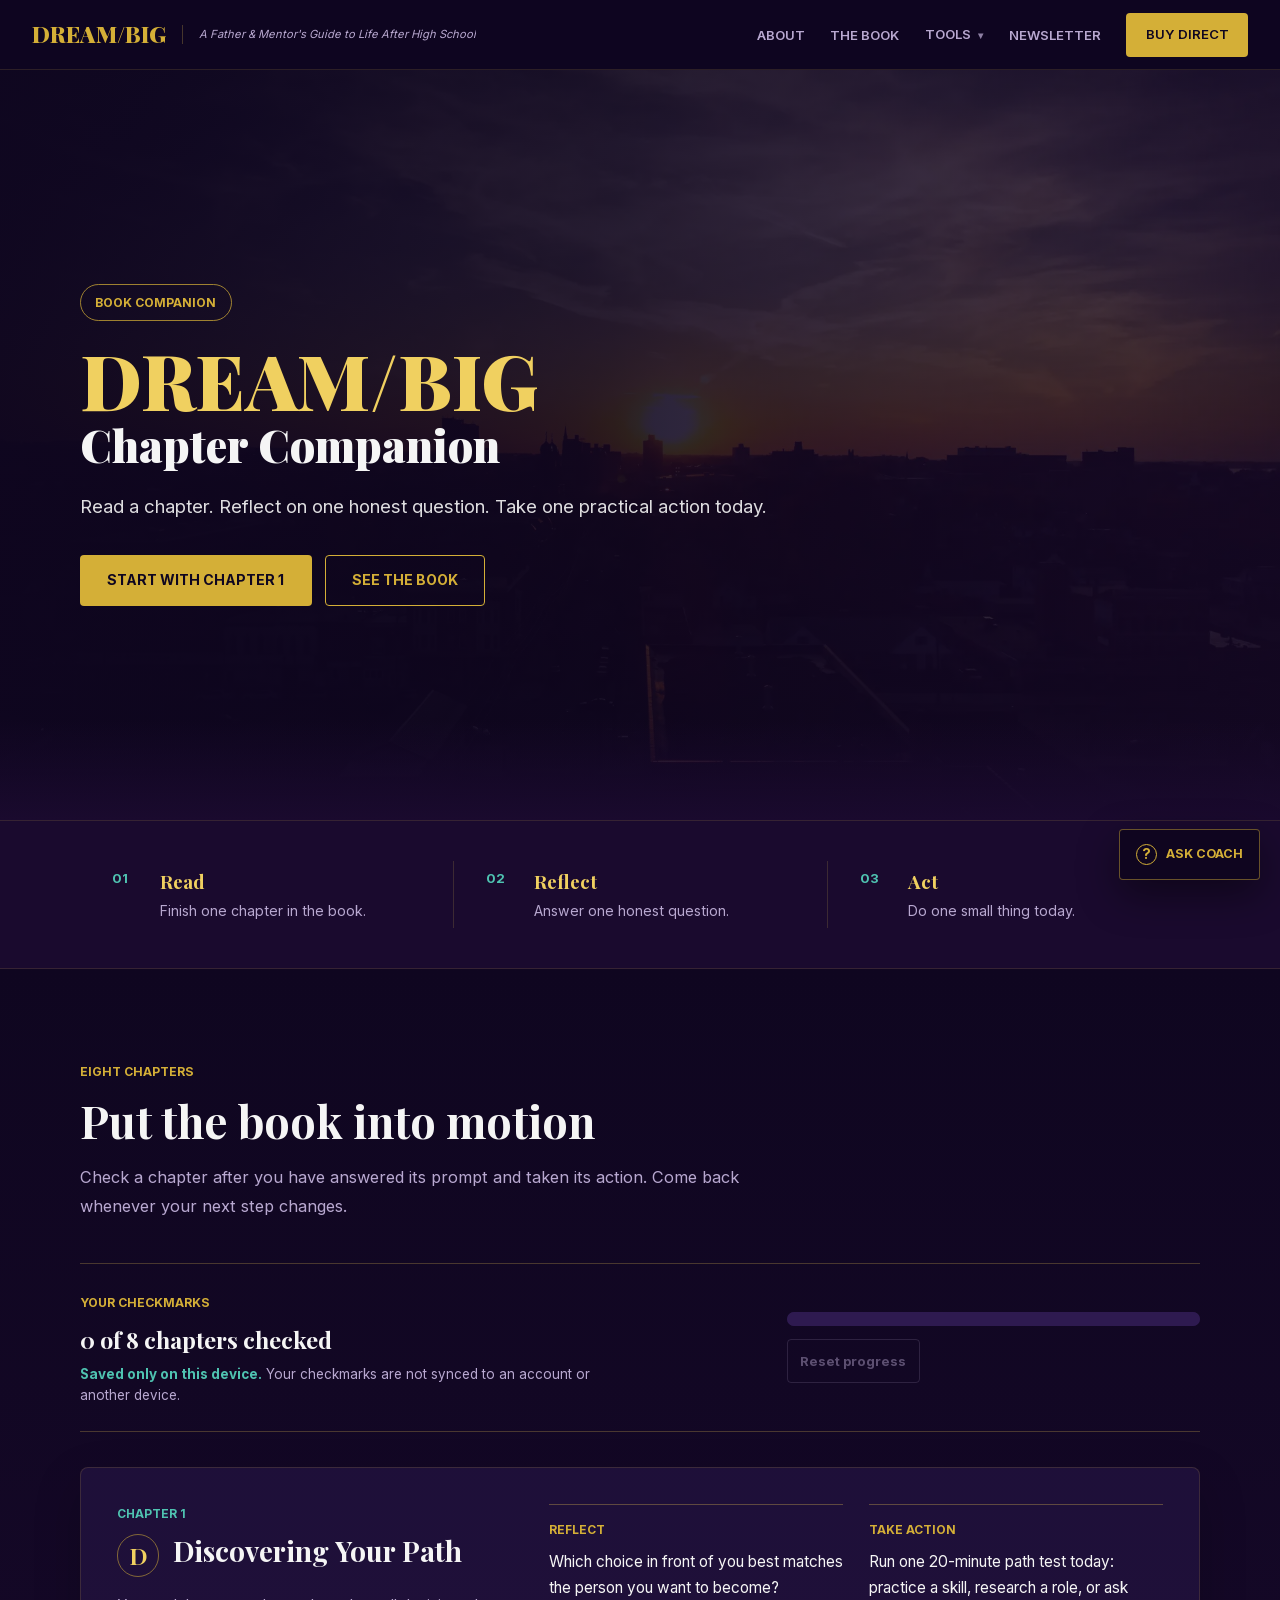
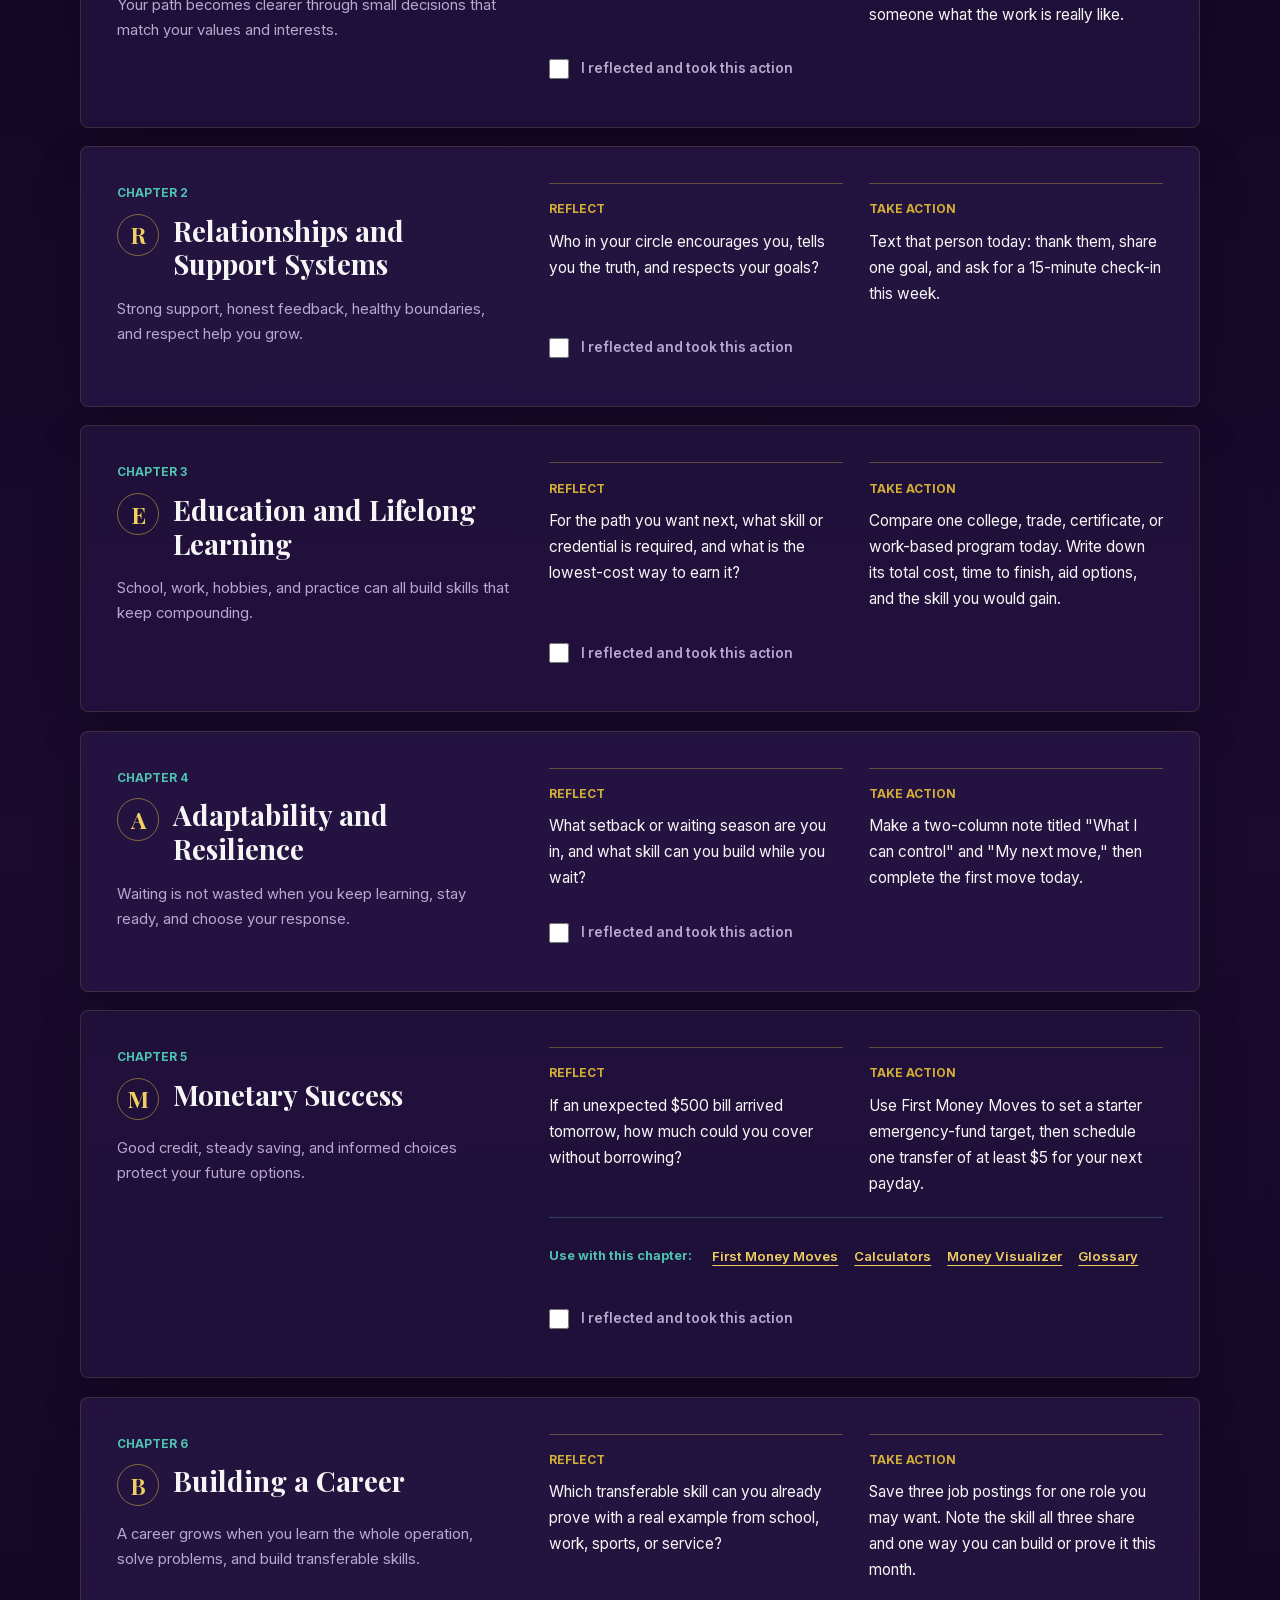
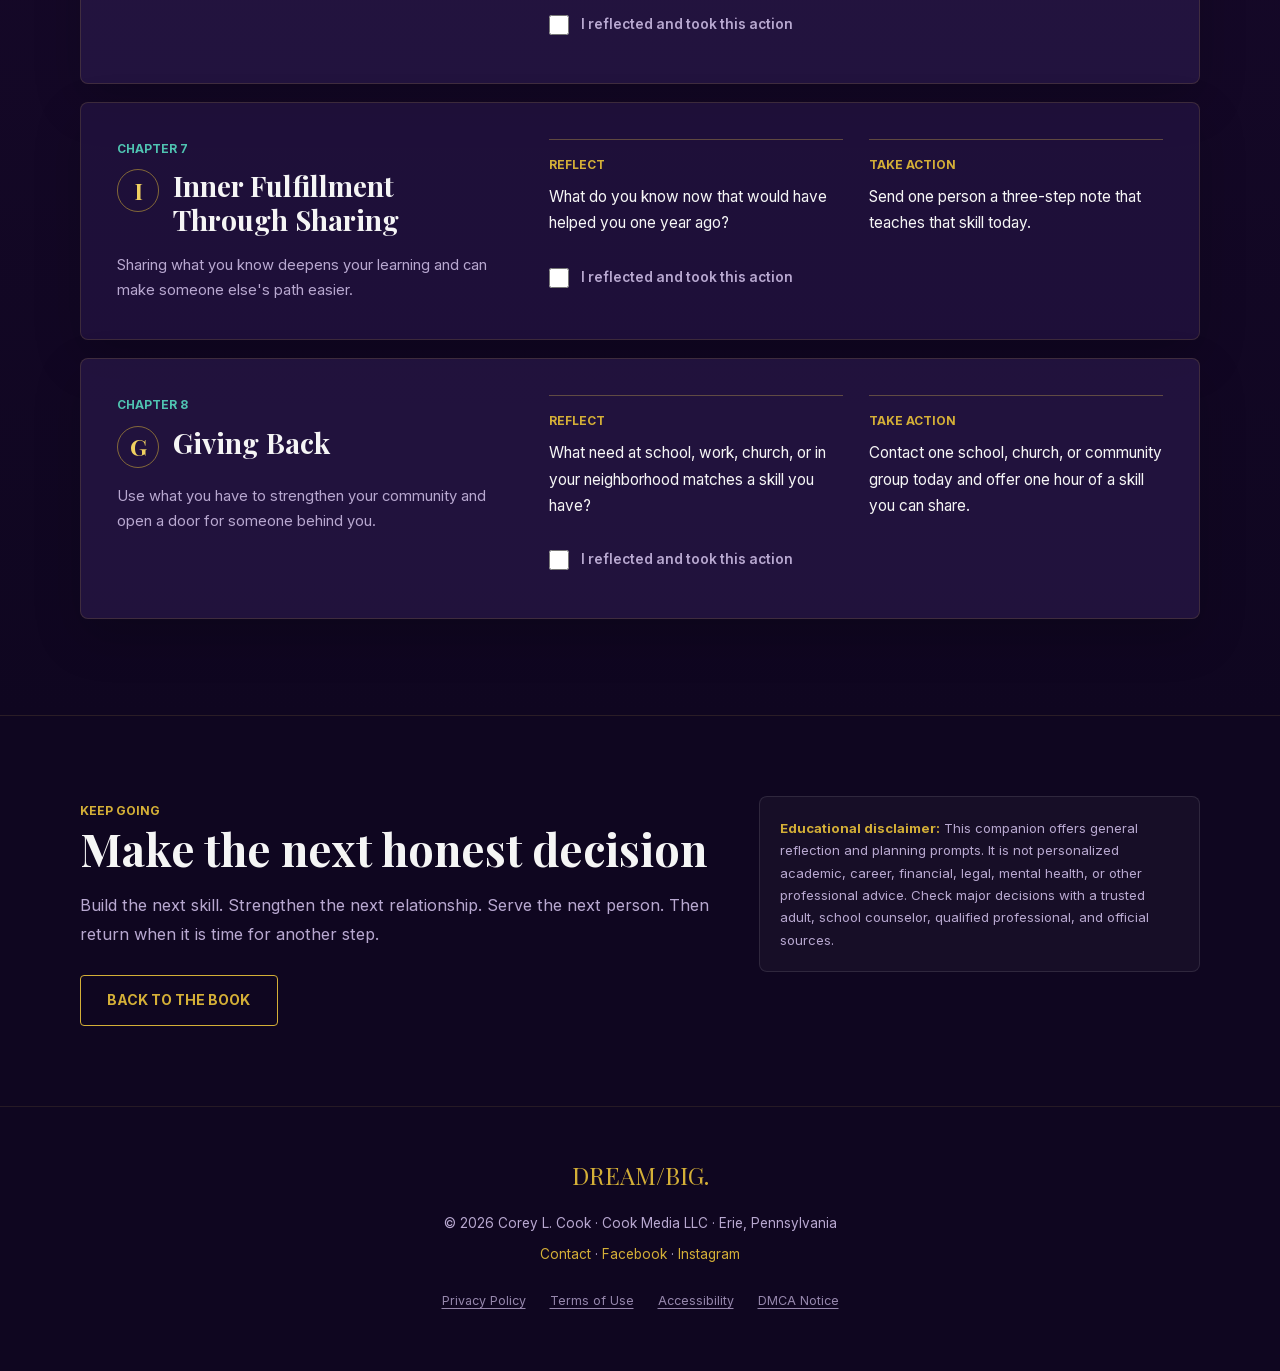
<file: companion.html>
<!DOCTYPE html>
<html lang="en">
<head>
<!-- Google tag (gtag.js) -->
<script async src="https://www.googletagmanager.com/gtag/js?id=G-JGYNWJQC7G"></script>
<script>
  window.dataLayer = window.dataLayer || [];
  function gtag(){dataLayer.push(arguments);}
  gtag('js', new Date());
  gtag('config', 'G-JGYNWJQC7G');
</script>
<!-- Vercel Web Analytics -->
<script src="analytics.js" defer></script>
<meta charset="UTF-8">
<meta name="viewport" content="width=device-width, initial-scale=1.0">
<title>DREAM/BIG Chapter Companion | Read, Reflect, Act</title>
<meta name="description" content="Use the eight DREAM/BIG chapters to reflect, take one practical action today, and track your checkmarks only on this device.">
<meta name="robots" content="index, follow">
<meta name="theme-color" content="#0F0620">
<meta property="og:title" content="DREAM/BIG Chapter Companion">
<meta property="og:description" content="Read a chapter, reflect on one question, and take one practical action today.">
<meta property="og:type" content="website">
<meta property="og:url" content="https://www.lifeafterhighschoolbook.com/companion.html">
<meta property="og:image" content="https://www.lifeafterhighschoolbook.com/images/og-image.png">
<meta property="og:image:width" content="1200">
<meta property="og:image:height" content="630">
<meta property="og:image:alt" content="DREAM/BIG chapter companion for life after high school">
<meta property="og:site_name" content="DREAM/BIG - Life After High School">
<meta name="twitter:card" content="summary_large_image">
<meta name="twitter:title" content="DREAM/BIG Chapter Companion">
<meta name="twitter:description" content="Eight book-aligned reflections and practical actions for life after high school.">
<meta name="twitter:image" content="https://www.lifeafterhighschoolbook.com/images/og-image.png">
<meta name="twitter:image:alt" content="DREAM/BIG chapter companion for life after high school">
<link rel="canonical" href="https://www.lifeafterhighschoolbook.com/companion.html">
<link rel="icon" type="image/svg+xml" href="images/favicon.svg">
<link rel="icon" type="image/png" sizes="32x32" href="images/favicon-32.png">
<link rel="icon" type="image/png" sizes="512x512" href="images/favicon-512.png">
<link rel="apple-touch-icon" sizes="180x180" href="images/favicon-180.png">
<link rel="preload" href="fonts/inter-latin.woff2" as="font" type="font/woff2" crossorigin>
<link rel="preload" href="fonts/playfair-display-latin.woff2" as="font" type="font/woff2" crossorigin>
<link rel="stylesheet" href="fonts.css">
<link rel="stylesheet" href="assistant.css">
<script src="assistant.js" defer></script>
<style>
  :root {
    --gold: #D4AF37;
    --gold-light: #F0D060;
    --purple-deep: #0F0620;
    --purple-dark: #1A0A2E;
    --purple-mid: #2D1B4E;
    --purple-card: #231340;
    --purple-surface: #2E1A50;
    --purple-light: #3D2766;
    --text: #F5F5F5;
    --text-muted: #B8A8D0;
    --accent: #C9A84C;
    --teal: #4FC3B1;
    --teal-dark: #173C3A;
    --danger: #FF8C87;
  }

  * { box-sizing: border-box; margin: 0; padding: 0; letter-spacing: 0; }

  html {
    scroll-behavior: smooth;
    scroll-padding-top: 90px;
  }

  body {
    min-width: 280px;
    background: var(--purple-deep);
    color: var(--text);
    font-family: 'Inter', sans-serif;
    line-height: 1.7;
    -webkit-font-smoothing: antialiased;
  }

  body.modal-open { overflow: hidden; }

  button, input { font: inherit; }

  a { color: inherit; }

  :focus-visible {
    outline: 3px solid var(--gold-light);
    outline-offset: 3px;
  }

  .sr-only {
    position: absolute;
    width: 1px;
    height: 1px;
    padding: 0;
    margin: -1px;
    overflow: hidden;
    clip: rect(0, 0, 0, 0);
    white-space: nowrap;
    border: 0;
  }

  .skip-link {
    position: absolute;
    left: -9999px;
    top: 0;
    z-index: 1000;
    padding: 0.7rem 1rem;
    background: var(--gold);
    color: var(--purple-deep);
    font-weight: 700;
    text-decoration: none;
  }

  .skip-link:focus { left: 0; }

  nav.site-nav {
    position: sticky;
    top: 0;
    z-index: 100;
    display: flex;
    align-items: center;
    justify-content: space-between;
    height: 70px;
    padding: 0 2rem;
    border-bottom: 1px solid rgba(201,168,76,0.16);
    background: rgba(15,6,32,0.97);
    backdrop-filter: blur(18px);
  }

  .nav-brand {
    display: flex;
    align-items: center;
    gap: 1rem;
    min-width: 0;
    text-decoration: none;
  }

  .nav-logo {
    flex: 0 0 auto;
    color: var(--gold);
    font-family: 'Playfair Display', serif;
    font-size: 1.4rem;
    font-weight: 900;
    line-height: 1;
    white-space: nowrap;
  }

  .nav-subtitle {
    overflow: hidden;
    padding-left: 1rem;
    border-left: 1px solid rgba(201,168,76,0.3);
    color: var(--text-muted);
    font-size: 0.7rem;
    font-style: italic;
    text-overflow: ellipsis;
    white-space: nowrap;
  }

  .nav-links {
    display: flex;
    align-items: center;
    gap: 1.6rem;
    list-style: none;
  }

  .nav-links a,
  .nav-dropdown-trigger {
    color: var(--text-muted);
    font-size: 0.82rem;
    font-weight: 600;
    text-decoration: none;
    text-transform: uppercase;
    transition: color 0.2s ease;
  }

  .nav-links a:hover,
  .nav-dropdown-trigger:hover { color: var(--gold); }

  .nav-dropdown { position: relative; }

  .nav-dropdown-trigger {
    min-height: 44px;
    padding: 0;
    border: 0;
    background: transparent;
    cursor: pointer;
  }

  .nav-dropdown-trigger::after {
    content: ' \25BE';
    margin-left: 0.25rem;
    font-size: 0.65rem;
    opacity: 0.75;
  }

  .nav-dropdown-menu {
    display: none;
    position: absolute;
    top: 100%;
    left: 50%;
    min-width: 220px;
    padding-top: 10px;
    transform: translateX(-50%);
  }

  .nav-dropdown.open .nav-dropdown-menu { display: block; }

  .nav-dropdown-menu-inner {
    overflow: hidden;
    padding: 0.4rem 0;
    border: 1px solid rgba(201,168,76,0.22);
    border-radius: 8px;
    background: rgba(15,6,32,0.99);
    box-shadow: 0 14px 38px rgba(0,0,0,0.48);
  }

  .nav-dropdown-menu a {
    display: flex;
    align-items: center;
    min-height: 44px;
    padding: 0.55rem 1.2rem;
    font-size: 0.8rem;
    white-space: nowrap;
  }

  .nav-dropdown-menu a:hover { background: rgba(201,168,76,0.1); }

  .nav-dropdown-menu a[aria-current="page"] {
    color: var(--gold);
    background: rgba(201,168,76,0.08);
  }

  .nav-toggle {
    display: none;
    place-items: center;
    width: 44px;
    height: 44px;
    border: 0;
    background: transparent;
    color: var(--gold);
    font-size: 1.55rem;
    line-height: 1;
    cursor: pointer;
  }

  .btn {
    display: inline-flex;
    align-items: center;
    justify-content: center;
    min-height: 48px;
    padding: 0.78rem 1.65rem;
    border: 1px solid transparent;
    border-radius: 4px;
    font-size: 0.88rem;
    font-weight: 700;
    text-align: center;
    text-decoration: none;
    text-transform: uppercase;
    transition: background 0.2s ease, color 0.2s ease, border-color 0.2s ease, transform 0.2s ease;
  }

  .btn-gold {
    background: var(--gold);
    color: var(--purple-deep);
  }

  .btn-gold:hover {
    background: var(--gold-light);
    color: var(--purple-deep);
    transform: translateY(-2px);
  }

  .btn-outline {
    border-color: var(--gold);
    background: transparent;
    color: var(--gold);
  }

  .btn-outline:hover { background: rgba(201,168,76,0.1); }

  .btn-nav {
    min-height: 44px;
    padding: 0.58rem 1.15rem;
    font-size: 0.78rem;
  }

  .nav-links .btn-gold { color: var(--purple-deep); }

  .container {
    width: min(100%, 1120px);
    margin: 0 auto;
  }

  .companion-hero {
    position: relative;
    display: flex;
    align-items: center;
    min-height: calc(100svh - 150px);
    overflow: hidden;
    padding: 4.5rem 2rem;
    background: url('images/erie-sunset.jpg') center center / cover no-repeat;
  }

  @supports (background-image: image-set(url('images/erie-sunset.webp') type('image/webp'))) {
    .companion-hero {
      background-image: image-set(
        url('images/erie-sunset.webp') type('image/webp'),
        url('images/erie-sunset.jpg') type('image/jpeg')
      );
    }
  }

  .companion-hero::before {
    content: '';
    position: absolute;
    inset: 0;
    background: linear-gradient(90deg, rgba(15,6,32,0.96) 0%, rgba(15,6,32,0.88) 48%, rgba(26,10,46,0.7) 100%);
  }

  .companion-hero::after {
    content: '';
    position: absolute;
    right: 0;
    bottom: 0;
    left: 0;
    height: 100px;
    background: linear-gradient(0deg, var(--purple-dark) 0%, transparent 100%);
  }

  .hero-inner {
    position: relative;
    z-index: 1;
    max-width: 820px;
  }

  .hero-kicker,
  .section-label {
    display: inline-block;
    color: var(--gold);
    font-size: 0.76rem;
    font-weight: 700;
    text-transform: uppercase;
  }

  .hero-kicker {
    margin-bottom: 1.25rem;
    padding: 0.45rem 0.9rem;
    border: 1px solid rgba(212,175,55,0.72);
    border-radius: 999px;
  }

  .companion-hero h1 {
    max-width: 780px;
    margin-bottom: 1.2rem;
    font-family: 'Playfair Display', serif;
    font-size: 4.75rem;
    font-weight: 900;
    line-height: 1.02;
  }

  .companion-hero h1 .brand-line {
    display: block;
    color: var(--gold-light);
  }

  .companion-hero h1 .page-line {
    display: block;
    color: var(--text);
    font-size: 0.58em;
    line-height: 1.18;
  }

  .hero-lead {
    max-width: 65ch;
    color: rgba(245,245,245,0.9);
    font-size: 1.16rem;
    line-height: 1.75;
  }

  .hero-actions {
    display: flex;
    flex-wrap: wrap;
    gap: 0.8rem;
    margin-top: 2rem;
  }

  .method-band {
    padding: 2.5rem 2rem;
    border-top: 1px solid rgba(201,168,76,0.16);
    border-bottom: 1px solid rgba(201,168,76,0.16);
    background: var(--purple-dark);
  }

  .method-steps {
    display: grid;
    grid-template-columns: repeat(3, minmax(0, 1fr));
    list-style: none;
  }

  .method-step {
    display: grid;
    grid-template-columns: 2.2rem 1fr;
    gap: 0.8rem;
    min-width: 0;
    padding: 0.4rem 2rem;
  }

  .method-step + .method-step { border-left: 1px solid rgba(201,168,76,0.2); }

  .method-number {
    color: var(--teal);
    font-size: 0.82rem;
    font-weight: 700;
    line-height: 1.7;
  }

  .method-step strong {
    display: block;
    margin-bottom: 0.2rem;
    color: var(--gold-light);
    font-family: 'Playfair Display', serif;
    font-size: 1.18rem;
  }

  .method-step span:last-child {
    color: var(--text-muted);
    font-size: 0.88rem;
    line-height: 1.55;
  }

  .chapters-section {
    padding: 5.5rem 2rem 6rem;
    background: linear-gradient(180deg, var(--purple-deep) 0%, var(--purple-dark) 50%, var(--purple-deep) 100%);
  }

  .section-heading { max-width: 760px; }

  .section-heading .section-label { margin-bottom: 0.8rem; }

  .section-title {
    margin-bottom: 1rem;
    font-family: 'Playfair Display', serif;
    font-size: 2.8rem;
    font-weight: 700;
    line-height: 1.15;
  }

  .section-text {
    max-width: 70ch;
    color: var(--text-muted);
    font-size: 1.02rem;
    line-height: 1.8;
  }

  .progress-shell {
    display: grid;
    grid-template-columns: minmax(0, 1fr) minmax(260px, 0.62fr);
    gap: 2.5rem;
    align-items: center;
    margin: 2.6rem 0 2.2rem;
    padding: 1.5rem 0;
    border-top: 1px solid rgba(201,168,76,0.3);
    border-bottom: 1px solid rgba(201,168,76,0.3);
  }

  .progress-copy strong.progress-count {
    display: block;
    margin: 0.25rem 0 0.3rem;
    color: var(--text);
    font-family: 'Playfair Display', serif;
    font-size: 1.45rem;
  }

  .storage-note {
    max-width: 62ch;
    color: var(--text-muted);
    font-size: 0.84rem;
    line-height: 1.6;
  }

  .storage-note strong { color: var(--teal); }

  .progress-controls {
    display: grid;
    gap: 0.8rem;
  }

  progress {
    width: 100%;
    height: 14px;
    overflow: hidden;
    border: 0;
    border-radius: 7px;
    background: var(--purple-surface);
    color: var(--teal);
  }

  progress::-webkit-progress-bar {
    border-radius: 7px;
    background: var(--purple-surface);
  }

  progress::-webkit-progress-value {
    border-radius: 7px;
    background: var(--teal);
  }

  progress::-moz-progress-bar {
    border-radius: 7px;
    background: var(--teal);
  }

  .reset-button {
    justify-self: start;
    min-height: 44px;
    padding: 0.55rem 0.8rem;
    border: 1px solid rgba(184,168,208,0.38);
    border-radius: 4px;
    background: transparent;
    color: var(--text-muted);
    font-size: 0.82rem;
    font-weight: 700;
    cursor: pointer;
  }

  .reset-button:hover:not(:disabled) {
    border-color: var(--danger);
    color: var(--danger);
  }

  .reset-button:disabled {
    cursor: not-allowed;
    opacity: 0.45;
  }

  .noscript-note {
    margin-bottom: 1.5rem;
    padding: 1rem;
    border: 1px solid rgba(255,140,135,0.45);
    border-radius: 4px;
    color: var(--text);
    background: rgba(255,140,135,0.08);
  }

  .chapter-list {
    display: grid;
    gap: 1.15rem;
  }

  .chapter {
    display: grid;
    grid-template-columns: minmax(250px, 0.78fr) minmax(0, 1.22fr);
    gap: 2.5rem;
    padding: 2.25rem;
    border: 1px solid rgba(201,168,76,0.18);
    border-radius: 8px;
    background: rgba(35,19,64,0.75);
    box-shadow: 0 18px 48px rgba(0,0,0,0.18);
    scroll-margin-top: 90px;
    transition: border-color 0.2s ease, background 0.2s ease;
  }

  .chapter:nth-child(even) { background: rgba(45,27,78,0.62); }

  .chapter.is-checked {
    border-color: rgba(79,195,177,0.6);
    background: rgba(23,60,58,0.3);
  }

  .chapter-number {
    display: block;
    margin-bottom: 0.65rem;
    color: var(--teal);
    font-size: 0.74rem;
    font-weight: 700;
    text-transform: uppercase;
  }

  .chapter h3 {
    display: flex;
    align-items: flex-start;
    gap: 0.85rem;
    margin-bottom: 1rem;
    font-family: 'Playfair Display', serif;
    font-size: 1.75rem;
    font-weight: 700;
    line-height: 1.2;
  }

  .chapter-letter {
    display: grid;
    flex: 0 0 2.65rem;
    place-items: center;
    width: 2.65rem;
    height: 2.65rem;
    border: 1px solid rgba(212,175,55,0.55);
    border-radius: 50%;
    color: var(--gold-light);
    font-family: 'Playfair Display', serif;
    font-size: 1.45rem;
    line-height: 1;
  }

  .chapter.is-checked .chapter-letter {
    border-color: var(--teal);
    color: var(--teal);
  }

  .chapter-focus {
    color: var(--text-muted);
    font-size: 0.92rem;
    line-height: 1.7;
  }

  .chapter-work { min-width: 0; }

  .work-grid {
    display: grid;
    grid-template-columns: repeat(2, minmax(0, 1fr));
    gap: 1.6rem;
  }

  .work-item {
    min-width: 0;
    padding-top: 0.95rem;
    border-top: 1px solid rgba(201,168,76,0.38);
  }

  .work-item h4 {
    margin-bottom: 0.55rem;
    color: var(--gold);
    font-size: 0.75rem;
    font-weight: 700;
    text-transform: uppercase;
  }

  .work-item p {
    color: var(--text);
    font-size: 0.96rem;
    line-height: 1.7;
  }

  .chapter-tools {
    display: flex;
    flex-wrap: wrap;
    align-items: center;
    gap: 0.2rem 1rem;
    margin-top: 1.25rem;
    padding-top: 1rem;
    border-top: 1px solid rgba(79,195,177,0.28);
  }

  .chapter-tools strong {
    margin-right: 0.25rem;
    color: var(--teal);
    font-size: 0.8rem;
  }

  .chapter-tools a {
    display: inline-flex;
    align-items: center;
    min-height: 44px;
    color: var(--gold-light);
    font-size: 0.82rem;
    font-weight: 600;
    text-underline-offset: 4px;
  }

  .chapter-tools a:hover { color: var(--text); }

  .completion-control {
    display: inline-flex;
    align-items: center;
    gap: 0.75rem;
    min-height: 44px;
    margin-top: 1.2rem;
    color: var(--text-muted);
    font-size: 0.86rem;
    font-weight: 600;
    cursor: pointer;
  }

  .completion-control input {
    width: 1.25rem;
    height: 1.25rem;
    flex: 0 0 1.25rem;
    accent-color: var(--teal);
    cursor: pointer;
  }

  .chapter.is-checked .completion-control { color: var(--teal); }

  .closing-section {
    padding: 5rem 2rem;
    border-top: 1px solid rgba(201,168,76,0.14);
    background: var(--purple-deep);
  }

  .closing-grid {
    display: grid;
    grid-template-columns: minmax(0, 1fr) minmax(280px, 0.7fr);
    gap: 3rem;
    align-items: start;
  }

  .closing-copy .section-title { max-width: 640px; }

  .closing-copy .btn { margin-top: 1.6rem; }

  .companion-disclaimer {
    padding: 1.25rem;
    border: 1px solid rgba(255,255,255,0.1);
    border-radius: 8px;
    background: rgba(255,255,255,0.035);
  }

  .companion-disclaimer p {
    color: var(--text-muted);
    font-size: 0.82rem;
    line-height: 1.7;
  }

  .companion-disclaimer strong { color: var(--gold); }

  footer {
    padding: 3rem 2rem;
    border-top: 1px solid rgba(201,168,76,0.12);
    background: var(--purple-deep);
    text-align: center;
  }

  .footer-logo {
    margin-bottom: 1rem;
    color: var(--gold);
    font-family: 'Playfair Display', serif;
    font-size: 1.5rem;
  }

  footer p {
    color: var(--text-muted);
    font-size: 0.85rem;
  }

  .footer-contact { margin-top: 0.5rem; }

  footer a { color: var(--gold); text-decoration: none; }

  footer a:hover { color: var(--gold-light); }

  .footer-legal {
    display: flex;
    flex-wrap: wrap;
    justify-content: center;
    gap: 0.4rem 1.5rem;
    margin-top: 0.8rem;
  }

  .footer-legal button {
    min-height: 44px;
    padding: 0.4rem 0;
    border: 0;
    background: transparent;
    color: var(--text-muted);
    font-size: 0.78rem;
    text-decoration: underline;
    text-underline-offset: 3px;
    cursor: pointer;
    opacity: 0.8;
  }

  .footer-legal button:hover { color: var(--gold); opacity: 1; }

  .legal-overlay {
    position: fixed;
    inset: 0;
    z-index: 200;
    overflow-y: auto;
    padding: 5rem 1.5rem 3rem;
    background: rgba(15,6,32,0.98);
    backdrop-filter: blur(10px);
  }

  .legal-overlay[hidden] { display: none; }

  .legal-content {
    width: min(100%, 720px);
    margin: 0 auto;
  }

  .legal-content h2 {
    margin-bottom: 1.25rem;
    color: var(--gold);
    font-family: 'Playfair Display', serif;
    font-size: 2.2rem;
  }

  .legal-content h3 {
    margin: 1.5rem 0 0.5rem;
    color: var(--text);
    font-size: 1rem;
  }

  .legal-content p,
  .legal-content li {
    color: var(--text-muted);
    font-size: 0.92rem;
    line-height: 1.8;
  }

  .legal-content p + p { margin-top: 0.75rem; }

  .legal-content ul { margin: 0.5rem 0 0 1.25rem; }

  .legal-content a { color: var(--gold); }

  .legal-close {
    position: fixed;
    top: 1rem;
    right: 1rem;
    z-index: 210;
    display: grid;
    place-items: center;
    width: 44px;
    height: 44px;
    border: 1px solid rgba(201,168,76,0.35);
    border-radius: 50%;
    background: var(--purple-card);
    color: var(--gold);
    font-size: 1.4rem;
    cursor: pointer;
  }

  @media (min-width: 1025px) {
    .nav-dropdown:hover .nav-dropdown-menu { display: block; }
  }

  @media (max-width: 980px) {
    .chapter { grid-template-columns: minmax(220px, 0.7fr) minmax(0, 1.3fr); }
  }

  @media (max-width: 1024px) {
    nav.site-nav { padding: 0 1.25rem; }

    .nav-subtitle { display: none; }

    .nav-toggle { display: grid; }

    .nav-links {
      display: none;
      position: absolute;
      top: 70px;
      right: 0;
      left: 0;
      max-height: calc(100dvh - 70px);
      overflow-y: auto;
      padding: 1rem 1.25rem 1.25rem;
      border-bottom: 1px solid rgba(201,168,76,0.18);
      background: rgba(15,6,32,0.99);
    }

    .nav-links.open {
      display: flex;
      flex-direction: column;
      align-items: stretch;
      gap: 0.1rem;
    }

    .nav-links li { width: 100%; }

    .nav-links > li > a:not(.btn),
    .nav-dropdown-trigger {
      display: flex;
      align-items: center;
      width: 100%;
      min-height: 44px;
    }

    .nav-dropdown-menu {
      position: static;
      min-width: 0;
      padding: 0 0 0.3rem;
      transform: none;
    }

    .nav-dropdown-menu-inner {
      padding: 0 0 0 0.75rem;
      border: 0;
      border-radius: 0;
      background: transparent;
      box-shadow: none;
    }

    .nav-dropdown-menu a { padding: 0.45rem 0.75rem; }

    .btn-nav { width: 100%; margin-top: 0.5rem; }
  }

  @media (max-width: 760px) {
    .companion-hero { padding: 3.2rem 1.25rem; }

    .companion-hero h1 { font-size: 3.4rem; }

    .hero-lead { font-size: 1.02rem; }

    .method-band { padding: 2rem 1.25rem; }

    .method-steps { grid-template-columns: 1fr; }

    .method-step { padding: 1rem 0; }

    .method-step + .method-step {
      border-top: 1px solid rgba(201,168,76,0.2);
      border-left: 0;
    }

    .chapters-section { padding: 4rem 1.25rem 4.5rem; }

    .section-title { font-size: 2.2rem; }

    .progress-shell {
      grid-template-columns: 1fr;
      gap: 1.25rem;
    }

    .chapter {
      grid-template-columns: 1fr;
      gap: 1.5rem;
      padding: 1.6rem;
    }

    .closing-section { padding: 4rem 1.25rem; }

    .closing-grid { grid-template-columns: 1fr; gap: 2rem; }
  }

  @media (max-width: 560px) {
    .companion-hero h1 { font-size: 2.65rem; }

    .companion-hero h1 .page-line { font-size: 0.62em; }

    .hero-actions { display: grid; grid-template-columns: 1fr; }

    .hero-actions .btn { width: 100%; }

    .work-grid { grid-template-columns: 1fr; gap: 1.25rem; }

    .chapter h3 { font-size: 1.5rem; }

    .chapter-tools { align-items: flex-start; }

    .chapter-tools strong { width: 100%; }

    .legal-overlay { padding: 4.5rem 1.1rem 2.5rem; }
  }

  @media (max-width: 380px) {
    nav.site-nav { padding: 0 0.85rem; }

    .nav-logo { font-size: 1.2rem; }

    .companion-hero { padding-right: 1rem; padding-left: 1rem; }

    .companion-hero h1 { font-size: 2.35rem; }

    .chapters-section,
    .closing-section { padding-right: 1rem; padding-left: 1rem; }

    .chapter { padding: 1.3rem; }
  }

  @media (prefers-reduced-motion: reduce) {
    html { scroll-behavior: auto; }

    *, *::before, *::after {
      animation-duration: 0.001ms !important;
      animation-iteration-count: 1 !important;
      transition-duration: 0.001ms !important;
      scroll-behavior: auto !important;
    }
  }
</style>
<script type="application/ld+json">
{
  "@context": "https://schema.org",
  "@type": "CollectionPage",
  "name": "DREAM/BIG Chapter Companion",
  "url": "https://www.lifeafterhighschoolbook.com/companion.html",
  "description": "A book-aligned companion with one reflection prompt and one practical action for each of the eight DREAM/BIG chapters.",
  "isPartOf": {
    "@type": "WebSite",
    "name": "DREAM/BIG - Life After High School",
    "url": "https://www.lifeafterhighschoolbook.com/"
  },
  "about": {
    "@type": "Book",
    "name": "DREAM/BIG: A Father and Mentor's Guide to Life After High School",
    "author": {
      "@type": "Person",
      "name": "Corey L. Cook"
    }
  },
  "mainEntity": {
    "@type": "ItemList",
    "numberOfItems": 8,
    "itemListElement": [
      { "@type": "ListItem", "position": 1, "name": "D Discovering Your Path", "url": "https://www.lifeafterhighschoolbook.com/companion.html#chapter-d" },
      { "@type": "ListItem", "position": 2, "name": "R Relationships and Support Systems", "url": "https://www.lifeafterhighschoolbook.com/companion.html#chapter-r" },
      { "@type": "ListItem", "position": 3, "name": "E Education and Lifelong Learning", "url": "https://www.lifeafterhighschoolbook.com/companion.html#chapter-e" },
      { "@type": "ListItem", "position": 4, "name": "A Adaptability and Resilience", "url": "https://www.lifeafterhighschoolbook.com/companion.html#chapter-a" },
      { "@type": "ListItem", "position": 5, "name": "M Monetary Success", "url": "https://www.lifeafterhighschoolbook.com/companion.html#chapter-m" },
      { "@type": "ListItem", "position": 6, "name": "B Building a Career", "url": "https://www.lifeafterhighschoolbook.com/companion.html#chapter-b" },
      { "@type": "ListItem", "position": 7, "name": "I Inner Fulfillment Through Sharing", "url": "https://www.lifeafterhighschoolbook.com/companion.html#chapter-i" },
      { "@type": "ListItem", "position": 8, "name": "G Giving Back", "url": "https://www.lifeafterhighschoolbook.com/companion.html#chapter-g" }
    ]
  }
}
</script>
</head>
<body>
<a href="#main" class="skip-link">Skip to content</a>

<nav class="site-nav" aria-label="Main">
  <a href="index.html" class="nav-brand">
    <span class="nav-logo">DREAM/BIG</span>
    <span class="nav-subtitle">A Father &amp; Mentor's Guide to Life After High School</span>
  </a>
  <button type="button" class="nav-toggle" id="nav-toggle" aria-label="Open menu" aria-expanded="false" aria-controls="nav-links">
    <span aria-hidden="true">&#9776;</span>
  </button>
  <ul class="nav-links" id="nav-links">
    <li><a href="index.html#about">About</a></li>
    <li><a href="index.html#book">The Book</a></li>
    <li class="nav-dropdown" id="tools-dropdown">
      <button type="button" class="nav-dropdown-trigger" id="tools-trigger" aria-expanded="false" aria-haspopup="true" aria-controls="tools-menu">Tools</button>
      <div class="nav-dropdown-menu" id="tools-menu">
        <div class="nav-dropdown-menu-inner">
          <a href="companion.html" aria-current="page">Chapter Companion</a>
          <a href="first-money-moves.html">First Money Moves</a>
          <a href="calculators.html">Calculators</a>
          <a href="visualizer.html">Money Visualizer</a>
          <a href="glossary.html">Glossary</a>
        </div>
      </div>
    </li>
    <li><a href="index.html#newsletter">Newsletter</a></li>
    <li><a href="https://shop.ingramspark.com/b/084?params=auYcam1uPTDm9D041XR3ygueD2kILv5ChfIouqtAr0y" class="btn btn-gold btn-nav" target="_blank" rel="noopener" data-buy-link="ingram" data-buy-location="nav-companion">Buy Direct</a></li>
  </ul>
</nav>

<main id="main">
  <section class="companion-hero" aria-labelledby="page-title">
    <div class="container">
      <div class="hero-inner">
        <span class="hero-kicker">Book Companion</span>
        <h1 id="page-title">
          <span class="brand-line">DREAM/BIG</span>
          <span class="page-line">Chapter Companion</span>
        </h1>
        <p class="hero-lead">Read a chapter. Reflect on one honest question. Take one practical action today.</p>
        <div class="hero-actions">
          <a href="#chapter-d" class="btn btn-gold">Start With Chapter 1</a>
          <a href="index.html#book" class="btn btn-outline">See the Book</a>
        </div>
      </div>
    </div>
  </section>

  <section class="method-band" aria-labelledby="method-title">
    <div class="container">
      <h2 class="sr-only" id="method-title">Use one chapter at a time</h2>
      <ol class="method-steps">
        <li class="method-step">
          <span class="method-number">01</span>
          <span><strong>Read</strong><span>Finish one chapter in the book.</span></span>
        </li>
        <li class="method-step">
          <span class="method-number">02</span>
          <span><strong>Reflect</strong><span>Answer one honest question.</span></span>
        </li>
        <li class="method-step">
          <span class="method-number">03</span>
          <span><strong>Act</strong><span>Do one small thing today.</span></span>
        </li>
      </ol>
    </div>
  </section>

  <section class="chapters-section" id="chapters" aria-labelledby="chapters-title">
    <div class="container">
      <div class="section-heading">
        <span class="section-label">Eight Chapters</span>
        <h2 class="section-title" id="chapters-title">Put the book into motion</h2>
        <p class="section-text">Check a chapter after you have answered its prompt and taken its action. Come back whenever your next step changes.</p>
      </div>

      <div class="progress-shell" role="group" aria-labelledby="progress-title">
        <div class="progress-copy">
          <span class="section-label" id="progress-title">Your Checkmarks</span>
          <strong class="progress-count" id="progress-count">0 of 8 chapters checked</strong>
          <p class="storage-note" id="storage-note">
            <strong id="storage-note-title">Saved only on this device.</strong>
            <span id="storage-note-detail">Your checkmarks are not synced to an account or another device.</span>
          </p>
        </div>
        <div class="progress-controls">
          <progress id="chapter-progress" value="0" max="8" aria-describedby="progress-count storage-note">0 of 8</progress>
          <button type="button" class="reset-button" id="reset-progress" disabled>Reset progress</button>
        </div>
      </div>

      <noscript>
        <p class="noscript-note">JavaScript is off, so checkmarks will not be saved when you leave this page.</p>
      </noscript>

      <div class="chapter-list">
        <article class="chapter" id="chapter-d" data-chapter-card aria-labelledby="chapter-d-title">
          <div class="chapter-intro">
            <span class="chapter-number">Chapter 1</span>
            <h3 id="chapter-d-title"><span class="chapter-letter">D</span> <span>Discovering Your Path</span></h3>
            <p class="chapter-focus">Your path becomes clearer through small decisions that match your values and interests.</p>
          </div>
          <div class="chapter-work">
            <div class="work-grid">
              <div class="work-item">
                <h4>Reflect</h4>
                <p>Which choice in front of you best matches the person you want to become?</p>
              </div>
              <div class="work-item">
                <h4>Take Action</h4>
                <p>Run one 20-minute path test today: practice a skill, research a role, or ask someone what the work is really like.</p>
              </div>
            </div>
            <label class="completion-control">
              <input type="checkbox" data-chapter-check data-chapter="d" data-title="D Discovering Your Path" aria-describedby="storage-note">
              <span>I reflected and took this action</span>
            </label>
          </div>
        </article>

        <article class="chapter" id="chapter-r" data-chapter-card aria-labelledby="chapter-r-title">
          <div class="chapter-intro">
            <span class="chapter-number">Chapter 2</span>
            <h3 id="chapter-r-title"><span class="chapter-letter">R</span> <span>Relationships and Support Systems</span></h3>
            <p class="chapter-focus">Strong support, honest feedback, healthy boundaries, and respect help you grow.</p>
          </div>
          <div class="chapter-work">
            <div class="work-grid">
              <div class="work-item">
                <h4>Reflect</h4>
                <p>Who in your circle encourages you, tells you the truth, and respects your goals?</p>
              </div>
              <div class="work-item">
                <h4>Take Action</h4>
                <p>Text that person today: thank them, share one goal, and ask for a 15-minute check-in this week.</p>
              </div>
            </div>
            <label class="completion-control">
              <input type="checkbox" data-chapter-check data-chapter="r" data-title="R Relationships and Support Systems" aria-describedby="storage-note">
              <span>I reflected and took this action</span>
            </label>
          </div>
        </article>

        <article class="chapter" id="chapter-e" data-chapter-card aria-labelledby="chapter-e-title">
          <div class="chapter-intro">
            <span class="chapter-number">Chapter 3</span>
            <h3 id="chapter-e-title"><span class="chapter-letter">E</span> <span>Education and Lifelong Learning</span></h3>
            <p class="chapter-focus">School, work, hobbies, and practice can all build skills that keep compounding.</p>
          </div>
          <div class="chapter-work">
            <div class="work-grid">
              <div class="work-item">
                <h4>Reflect</h4>
                <p>For the path you want next, what skill or credential is required, and what is the lowest-cost way to earn it?</p>
              </div>
              <div class="work-item">
                <h4>Take Action</h4>
                <p>Compare one college, trade, certificate, or work-based program today. Write down its total cost, time to finish, aid options, and the skill you would gain.</p>
              </div>
            </div>
            <label class="completion-control">
              <input type="checkbox" data-chapter-check data-chapter="e" data-title="E Education and Lifelong Learning" aria-describedby="storage-note">
              <span>I reflected and took this action</span>
            </label>
          </div>
        </article>

        <article class="chapter" id="chapter-a" data-chapter-card aria-labelledby="chapter-a-title">
          <div class="chapter-intro">
            <span class="chapter-number">Chapter 4</span>
            <h3 id="chapter-a-title"><span class="chapter-letter">A</span> <span>Adaptability and Resilience</span></h3>
            <p class="chapter-focus">Waiting is not wasted when you keep learning, stay ready, and choose your response.</p>
          </div>
          <div class="chapter-work">
            <div class="work-grid">
              <div class="work-item">
                <h4>Reflect</h4>
                <p>What setback or waiting season are you in, and what skill can you build while you wait?</p>
              </div>
              <div class="work-item">
                <h4>Take Action</h4>
                <p>Make a two-column note titled "What I can control" and "My next move," then complete the first move today.</p>
              </div>
            </div>
            <label class="completion-control">
              <input type="checkbox" data-chapter-check data-chapter="a" data-title="A Adaptability and Resilience" aria-describedby="storage-note">
              <span>I reflected and took this action</span>
            </label>
          </div>
        </article>

        <article class="chapter" id="chapter-m" data-chapter-card aria-labelledby="chapter-m-title">
          <div class="chapter-intro">
            <span class="chapter-number">Chapter 5</span>
            <h3 id="chapter-m-title"><span class="chapter-letter">M</span> <span>Monetary Success</span></h3>
            <p class="chapter-focus">Good credit, steady saving, and informed choices protect your future options.</p>
          </div>
          <div class="chapter-work">
            <div class="work-grid">
              <div class="work-item">
                <h4>Reflect</h4>
                <p>If an unexpected $500 bill arrived tomorrow, how much could you cover without borrowing?</p>
              </div>
              <div class="work-item">
                <h4>Take Action</h4>
                <p>Use First Money Moves to set a starter emergency-fund target, then schedule one transfer of at least $5 for your next payday.</p>
              </div>
            </div>
            <div class="chapter-tools" role="group" aria-label="Monetary Success companion tools">
              <strong>Use with this chapter:</strong>
              <a href="first-money-moves.html">First Money Moves</a>
              <a href="calculators.html">Calculators</a>
              <a href="visualizer.html">Money Visualizer</a>
              <a href="glossary.html">Glossary</a>
            </div>
            <label class="completion-control">
              <input type="checkbox" data-chapter-check data-chapter="m" data-title="M Monetary Success" aria-describedby="storage-note">
              <span>I reflected and took this action</span>
            </label>
          </div>
        </article>

        <article class="chapter" id="chapter-b" data-chapter-card aria-labelledby="chapter-b-title">
          <div class="chapter-intro">
            <span class="chapter-number">Chapter 6</span>
            <h3 id="chapter-b-title"><span class="chapter-letter">B</span> <span>Building a Career</span></h3>
            <p class="chapter-focus">A career grows when you learn the whole operation, solve problems, and build transferable skills.</p>
          </div>
          <div class="chapter-work">
            <div class="work-grid">
              <div class="work-item">
                <h4>Reflect</h4>
                <p>Which transferable skill can you already prove with a real example from school, work, sports, or service?</p>
              </div>
              <div class="work-item">
                <h4>Take Action</h4>
                <p>Save three job postings for one role you may want. Note the skill all three share and one way you can build or prove it this month.</p>
              </div>
            </div>
            <label class="completion-control">
              <input type="checkbox" data-chapter-check data-chapter="b" data-title="B Building a Career" aria-describedby="storage-note">
              <span>I reflected and took this action</span>
            </label>
          </div>
        </article>

        <article class="chapter" id="chapter-i" data-chapter-card aria-labelledby="chapter-i-title">
          <div class="chapter-intro">
            <span class="chapter-number">Chapter 7</span>
            <h3 id="chapter-i-title"><span class="chapter-letter">I</span> <span>Inner Fulfillment Through Sharing</span></h3>
            <p class="chapter-focus">Sharing what you know deepens your learning and can make someone else's path easier.</p>
          </div>
          <div class="chapter-work">
            <div class="work-grid">
              <div class="work-item">
                <h4>Reflect</h4>
                <p>What do you know now that would have helped you one year ago?</p>
              </div>
              <div class="work-item">
                <h4>Take Action</h4>
                <p>Send one person a three-step note that teaches that skill today.</p>
              </div>
            </div>
            <label class="completion-control">
              <input type="checkbox" data-chapter-check data-chapter="i" data-title="I Inner Fulfillment Through Sharing" aria-describedby="storage-note">
              <span>I reflected and took this action</span>
            </label>
          </div>
        </article>

        <article class="chapter" id="chapter-g" data-chapter-card aria-labelledby="chapter-g-title">
          <div class="chapter-intro">
            <span class="chapter-number">Chapter 8</span>
            <h3 id="chapter-g-title"><span class="chapter-letter">G</span> <span>Giving Back</span></h3>
            <p class="chapter-focus">Use what you have to strengthen your community and open a door for someone behind you.</p>
          </div>
          <div class="chapter-work">
            <div class="work-grid">
              <div class="work-item">
                <h4>Reflect</h4>
                <p>What need at school, work, church, or in your neighborhood matches a skill you have?</p>
              </div>
              <div class="work-item">
                <h4>Take Action</h4>
                <p>Contact one school, church, or community group today and offer one hour of a skill you can share.</p>
              </div>
            </div>
            <label class="completion-control">
              <input type="checkbox" data-chapter-check data-chapter="g" data-title="G Giving Back" aria-describedby="storage-note">
              <span>I reflected and took this action</span>
            </label>
          </div>
        </article>
      </div>

      <div class="sr-only" id="progress-status" role="status" aria-live="polite" aria-atomic="true"></div>
    </div>
  </section>

  <section class="closing-section" aria-labelledby="closing-title">
    <div class="container closing-grid">
      <div class="closing-copy">
        <span class="section-label">Keep Going</span>
        <h2 class="section-title" id="closing-title">Make the next honest decision</h2>
        <p class="section-text">Build the next skill. Strengthen the next relationship. Serve the next person. Then return when it is time for another step.</p>
        <a href="index.html#book" class="btn btn-outline">Back to the Book</a>
      </div>
      <div class="companion-disclaimer">
        <p><strong>Educational disclaimer:</strong> This companion offers general reflection and planning prompts. It is not personalized academic, career, financial, legal, mental health, or other professional advice. Check major decisions with a trusted adult, school counselor, qualified professional, and official sources.</p>
      </div>
    </div>
  </section>
</main>

<footer>
  <p class="footer-logo">DREAM/BIG.</p>
  <p>&copy; 2026 Corey L. Cook &middot; Cook Media LLC &middot; Erie, Pennsylvania</p>
  <p class="footer-contact"><a href="mailto:corey@cook-media.com">Contact</a> &middot; <a href="https://www.facebook.com/profile.php?id=61587458533647" target="_blank" rel="noopener">Facebook</a> &middot; <a href="https://www.instagram.com/dreambigafterhs/" target="_blank" rel="noopener">Instagram</a></p>
  <nav class="footer-legal" aria-label="Legal information">
    <button type="button" data-open-legal="privacy">Privacy Policy</button>
    <button type="button" data-open-legal="terms">Terms of Use</button>
    <button type="button" data-open-legal="accessibility">Accessibility</button>
    <button type="button" data-open-legal="dmca">DMCA Notice</button>
  </nav>
</footer>

<div class="legal-overlay" id="legal-privacy" role="dialog" aria-modal="true" aria-labelledby="legal-privacy-title" hidden>
  <button type="button" class="legal-close" data-close-legal aria-label="Close Privacy Policy">&times;</button>
  <div class="legal-content">
    <h2 id="legal-privacy-title">Privacy Policy</h2>
    <p><em>Last updated: September 22, 2026</em></p>

    <h3>Who We Are</h3>
    <p>This website is operated by Corey L. Cook / Cook Media LLC, located in Erie, Pennsylvania. This policy explains what information is collected when you visit lifeafterhighschoolbook.com, how it is used, and the choices you have.</p>

    <h3>What We Collect</h3>
    <p><strong>Information you choose to give us.</strong> If you subscribe to the newsletter, we collect your email address.</p>
    <p><strong>Information collected automatically.</strong> Like most websites, we use analytics tools that record standard visit information, such as the pages you view, time on the site, approximate location, device type, browser, operating system, and the website that referred you. Details are in Cookies &amp; Tracking below.</p>
    <p><strong>AI Coach messages.</strong> If you use the optional Ask Coach chat, the question you type, recent messages in that conversation, and the name of the page you are on are sent through our server to an AI service provider so a response can be generated. Do not enter Social Security numbers, account numbers, passwords, bank logins, or other sensitive personal data.</p>
    <p><strong>What stays on your device.</strong> The numbers you enter into the calculators, First Money Moves tools, and Money Visualizer are processed in your browser and are not collected, stored, or transmitted. The Chapter Companion saves your checkmarks in your browser&rsquo;s local storage on this device only; they are not sent to us or synced. Use Reset progress, or clear this site&rsquo;s browser data, to remove them.</p>

    <h3>How We Use Your Information</h3>
    <p>Your email address is used only to send newsletter updates about new content, speaking events, financial tips, and DREAM/BIG community news. Analytics information is used to understand how the site is used and to improve it. AI Coach messages are used only to generate a response. We will never sell, rent, or share your email address with third parties for their marketing purposes.</p>

    <h3>Email Communications</h3>
    <p>By subscribing to our newsletter, you consent to receiving periodic emails. Every email will include an option to unsubscribe. We comply with the CAN-SPAM Act and all applicable email marketing regulations. Our physical mailing address is:</p>
    <p>Cook Media LLC<br>Erie, PA 16501</p>

    <h3>Cookies &amp; Tracking</h3>
    <p>This website uses Google Analytics and Vercel Web Analytics to help us understand how visitors use the site. Google Analytics may use cookies &mdash; small text files stored on your device &mdash; to collect standard internet log information and visitor behavior data. Vercel Web Analytics does not use tracking cookies and only stores anonymized analytics data.</p>
    <p>You can opt out of Google Analytics tracking by installing the <a href="https://tools.google.com/dlpage/gaoptout" style="color:var(--gold);" target="_blank" rel="noopener">Google Analytics Opt-out Browser Add-on</a>. Learn more about Vercel Web Analytics in Vercel&rsquo;s <a href="https://vercel.com/docs/analytics/privacy-policy" style="color:var(--gold);" target="_blank" rel="noopener">privacy and compliance documentation</a>.</p>
    <p>Our newsletter subscription form is powered by Kit. When you subscribe, your email address is stored and processed by Kit in accordance with their <a href="https://kit.com/privacy" style="color:var(--gold);" target="_blank" rel="noopener">privacy policy</a>.</p>

    <h3>Data Security</h3>
    <p>We take reasonable measures to protect your personal information. However, no method of electronic transmission or storage is 100% secure, and we cannot guarantee absolute security.</p>

    <h3>Your Rights</h3>
    <p>You may request access to, correction of, or deletion of your personal information at any time by contacting us at <a href="mailto:corey@cook-media.com" style="color:var(--gold);">corey@cook-media.com</a>.</p>

    <h3>California Privacy Rights (CCPA)</h3>
    <p>If you are a California resident, the California Consumer Privacy Act (CCPA) provides you with the following rights regarding your personal information:</p>
    <ul>
      <li><strong>Right to Know</strong> &mdash; You may request that we disclose what personal information we collect, use, and share about you.</li>
      <li><strong>Right to Delete</strong> &mdash; You may request that we delete personal information we have collected from you.</li>
      <li><strong>Right to Opt-Out</strong> &mdash; You have the right to opt out of the sale of your personal information. We do not sell your personal information.</li>
      <li><strong>Right to Non-Discrimination</strong> &mdash; We will not discriminate against you for exercising any of these rights.</li>
    </ul>
    <p>To exercise any of these rights, email us at <a href="mailto:corey@cook-media.com" style="color:var(--gold);">corey@cook-media.com</a>. We will respond to verifiable requests within 45 days.</p>

    <h3>Changes to This Policy</h3>
    <p>We may update this Privacy Policy from time to time. Changes will be posted here with an updated date at the top.</p>

    <h3>Contact</h3>
    <p>Questions about this policy? Email us at <a href="mailto:corey@cook-media.com" style="color:var(--gold);">corey@cook-media.com</a>.</p>
  </div>
</div>

<div class="legal-overlay" id="legal-terms" role="dialog" aria-modal="true" aria-labelledby="legal-terms-title" hidden>
  <button type="button" class="legal-close" data-close-legal aria-label="Close Terms of Use">&times;</button>
  <div class="legal-content">
    <h2 id="legal-terms-title">Terms of Use</h2>
    <p><em>Last updated: September 22, 2026</em></p>

    <h3>Acceptance of Terms</h3>
    <p>By accessing and using this website (lifeafterhighschoolbook.com), you accept and agree to be bound by these Terms of Use. If you do not agree to these terms, please do not use this site.</p>

    <h3>Educational Purpose</h3>
    <p>The content on this website, including the book excerpts, Chapter Companion, First Money Moves tools, financial calculators, Money Visualizer, glossary, and AI Coach, is provided for general educational and informational purposes only. Nothing on this site constitutes professional academic, career, financial, investment, tax, credit, legal, or mental health advice.</p>

    <h3>Financial Tool Disclaimer</h3>
    <p>The calculators, First Money Moves tools, and Money Visualizer are for illustration and education. Results are estimates based on the inputs you provide and simplified formulas. They do not account for all factors that affect actual paychecks, loan terms, credit offers, or investment returns, including but not limited to fees, taxes, insurance, withholding, market volatility, or individual lender requirements. Always review real documents carefully and consult a qualified professional before making financial decisions.</p>

    <h3>AI Assistant Disclaimer</h3>
    <p>The optional DREAM/BIG AI Coach is an educational tool. It may provide incomplete or inaccurate information and does not provide professional financial, investment, tax, legal, or credit counseling advice. Do not share sensitive personal or account information with the assistant.</p>

    <h3>Your Decisions</h3>
    <p>Prompts and tool results are starting points, not guarantees. Review important decisions with trusted adults, school staff, official sources, or qualified professionals who understand your situation.</p>

    <h3>Chapter Companion Progress</h3>
    <p>Chapter checkmarks are saved only in your browser. They may be lost if you clear browser data, use another browser, or change devices. Progress is not tied to an account and is not synced.</p>

    <h3>Intellectual Property</h3>
    <p>All content on this website &mdash; including text, graphics, logos, images, tool designs, and the DREAM/BIG name and framework &mdash; is the property of Corey L. Cook and Cook Media LLC and is protected by applicable copyright and trademark laws. You may not reproduce, distribute, or create derivative works without prior written permission.</p>

    <h3>Third-Party Links</h3>
    <p>This website may contain links to external websites, including retailers. We are not responsible for the content, privacy practices, or availability of those sites.</p>

    <h3>Limitation of Liability</h3>
    <p>Corey L. Cook and Cook Media LLC shall not be liable for any damages arising from the use of this website, including but not limited to financial losses resulting from reliance on tool results, AI Coach responses, or other content provided on the site.</p>

    <h3>Governing Law</h3>
    <p>These terms are governed by and construed in accordance with the laws of the Commonwealth of Pennsylvania, without regard to its conflict of law provisions.</p>

    <h3>Changes to These Terms</h3>
    <p>We reserve the right to update these Terms of Use at any time. Continued use of the site after changes are posted constitutes acceptance of the revised terms.</p>

    <h3>Contact</h3>
    <p>Questions about these terms? Email us at <a href="mailto:corey@cook-media.com" style="color:var(--gold);">corey@cook-media.com</a>.</p>
  </div>
</div>

<div class="legal-overlay" id="legal-accessibility" role="dialog" aria-modal="true" aria-labelledby="legal-accessibility-title" hidden>
  <button type="button" class="legal-close" data-close-legal aria-label="Close Accessibility Statement">&times;</button>
  <div class="legal-content">
    <h2 id="legal-accessibility-title">Accessibility Statement</h2>
    <p><em>Last updated: September 22, 2026</em></p>

    <h3>Our Commitment</h3>
    <p>Corey L. Cook and Cook Media LLC are committed to ensuring that lifeafterhighschoolbook.com is accessible to people with disabilities. We strive to meet the Web Content Accessibility Guidelines (WCAG) 2.1 at the AA level and continuously work to improve the accessibility of our site.</p>

    <h3>Accessibility Features</h3>
    <p>This website includes the following accessibility features:</p>
    <ul>
      <li>Semantic HTML structure with proper heading hierarchy</li>
      <li>Alt text on images</li>
      <li>Sufficient color contrast between text and backgrounds</li>
      <li>Keyboard-navigable interface elements</li>
      <li>Responsive design that supports browser zoom up to 200%</li>
      <li>Clearly labeled form inputs</li>
      <li>Support for reduced-motion preferences</li>
    </ul>

    <h3>Interactive Tools</h3>
    <p>The calculators, First Money Moves tools, Money Visualizer, and Chapter Companion update results as you change inputs. Form fields are labeled, and results are presented as text that can be read by assistive technologies.</p>

    <h3>Known Limitations</h3>
    <p>While we strive for full accessibility, some areas of the site may not yet be fully optimized for all assistive technologies. We are actively working to identify and address any remaining barriers.</p>

    <h3>Feedback</h3>
    <p>If you encounter any accessibility barriers on this site, or have suggestions for improvement, please contact us at <a href="mailto:corey@cook-media.com" style="color:var(--gold);">corey@cook-media.com</a>. We take accessibility feedback seriously and will work to address your concerns promptly.</p>
  </div>
</div>

<div class="legal-overlay" id="legal-dmca" role="dialog" aria-modal="true" aria-labelledby="legal-dmca-title" hidden>
  <button type="button" class="legal-close" data-close-legal aria-label="Close DMCA Notice">&times;</button>
  <div class="legal-content">
    <h2 id="legal-dmca-title">DMCA Notice</h2>
    <p><em>Last updated: September 22, 2026</em></p>

    <h3>Copyright Protection</h3>
    <p>All original content on this website &mdash; including written text, the DREAM/BIG framework, book excerpts, tool designs, and associated graphics &mdash; is the copyrighted property of Corey L. Cook and Cook Media LLC. This content is protected under the Digital Millennium Copyright Act (DMCA) and applicable copyright laws.</p>

    <h3>Reporting Copyright Infringement</h3>
    <p>If you believe that content on this website infringes upon your copyright, please send a written notification to our designated DMCA agent with the following information:</p>
    <ul>
      <li>A description of the copyrighted work you claim has been infringed</li>
      <li>A description of the material you claim is infringing, including the URL or location on the site</li>
      <li>Your name, address, telephone number, and email address</li>
      <li>A statement that you have a good faith belief that the use of the material is not authorized by the copyright owner, its agent, or the law</li>
      <li>A statement, made under penalty of perjury, that the information in your notification is accurate and that you are the copyright owner or are authorized to act on behalf of the owner</li>
      <li>Your physical or electronic signature</li>
    </ul>

    <h3>DMCA Agent</h3>
    <p>Corey L. Cook<br>Cook Media LLC<br>Erie, PA 16501<br><a href="mailto:corey@cook-media.com" style="color:var(--gold);">corey@cook-media.com</a></p>

    <h3>Counter-Notification</h3>
    <p>If you believe that material you posted was removed or disabled by mistake or misidentification, you may submit a counter-notification to the DMCA agent listed above with the required information under 17 U.S.C. &sect; 512(g).</p>

    <h3>Repeat Infringers</h3>
    <p>In accordance with the DMCA, we will terminate access for users who are repeat infringers of copyright in appropriate circumstances.</p>
  </div>
</div>

<script>
(function () {
  'use strict';

  var nav = document.querySelector('.site-nav');
  var navToggle = document.getElementById('nav-toggle');
  var navLinks = document.getElementById('nav-links');
  var toolsDropdown = document.getElementById('tools-dropdown');
  var toolsTrigger = document.getElementById('tools-trigger');

  function setNavOpen(open) {
    navLinks.classList.toggle('open', open);
    navToggle.setAttribute('aria-expanded', open ? 'true' : 'false');
    navToggle.setAttribute('aria-label', open ? 'Close menu' : 'Open menu');
  }

  function setToolsOpen(open) {
    toolsDropdown.classList.toggle('open', open);
    toolsTrigger.setAttribute('aria-expanded', open ? 'true' : 'false');
  }

  navToggle.addEventListener('click', function () {
    setNavOpen(!navLinks.classList.contains('open'));
  });

  toolsTrigger.addEventListener('click', function () {
    setToolsOpen(!toolsDropdown.classList.contains('open'));
  });

  navLinks.addEventListener('click', function (event) {
    if (event.target.closest('a')) {
      setNavOpen(false);
      setToolsOpen(false);
    }
  });

  document.addEventListener('click', function (event) {
    if (!toolsDropdown.contains(event.target)) setToolsOpen(false);
  });

  window.addEventListener('resize', function () {
    if (window.innerWidth > 1024) setNavOpen(false);
  });

  var activeLegal = null;
  var lastFocusedElement = null;
  var legalTriggers = document.querySelectorAll('[data-open-legal]');
  var legalOverlays = document.querySelectorAll('.legal-overlay');

  function openLegal(type) {
    var overlay = document.getElementById('legal-' + type);
    if (!overlay) return;
    lastFocusedElement = document.activeElement;
    activeLegal = overlay;
    overlay.hidden = false;
    document.body.classList.add('modal-open');
    overlay.querySelector('[data-close-legal]').focus();
  }

  function closeLegal() {
    if (!activeLegal) return;
    activeLegal.hidden = true;
    activeLegal = null;
    document.body.classList.remove('modal-open');
    if (lastFocusedElement && typeof lastFocusedElement.focus === 'function') {
      lastFocusedElement.focus();
    }
  }

  Array.prototype.forEach.call(legalTriggers, function (trigger) {
    trigger.addEventListener('click', function () {
      openLegal(trigger.getAttribute('data-open-legal'));
    });
  });

  Array.prototype.forEach.call(legalOverlays, function (overlay) {
    overlay.querySelector('[data-close-legal]').addEventListener('click', closeLegal);
    overlay.addEventListener('click', function (event) {
      if (event.target === overlay) closeLegal();
    });
  });

  document.addEventListener('keydown', function (event) {
    if (event.key === 'Escape') {
      if (activeLegal) {
        closeLegal();
        return;
      }
      if (toolsDropdown.classList.contains('open')) {
        setToolsOpen(false);
        toolsTrigger.focus();
      }
      if (navLinks.classList.contains('open')) {
        setNavOpen(false);
        navToggle.focus();
      }
    }

    if (event.key === 'Tab' && activeLegal) {
      var focusable = activeLegal.querySelectorAll('a[href], button:not([disabled]), input:not([disabled]), [tabindex]:not([tabindex="-1"])');
      if (!focusable.length) return;
      var first = focusable[0];
      var last = focusable[focusable.length - 1];
      if (event.shiftKey && document.activeElement === first) {
        event.preventDefault();
        last.focus();
      } else if (!event.shiftKey && document.activeElement === last) {
        event.preventDefault();
        first.focus();
      }
    }
  });

  var STORAGE_KEY = 'dreambigChapterCompanionProgressV1';
  var checkboxes = Array.prototype.slice.call(document.querySelectorAll('[data-chapter-check]'));
  var progressBar = document.getElementById('chapter-progress');
  var progressCount = document.getElementById('progress-count');
  var resetButton = document.getElementById('reset-progress');
  var progressStatus = document.getElementById('progress-status');
  var storageNoteTitle = document.getElementById('storage-note-title');
  var storageNoteDetail = document.getElementById('storage-note-detail');
  var statusTimer = null;

  function setStorageStatus(available) {
    if (available) {
      storageNoteTitle.textContent = 'Saved only on this device.';
      storageNoteDetail.textContent = 'Your checkmarks are not synced to an account or another device.';
    } else {
      storageNoteTitle.textContent = 'Saving is unavailable in this browser.';
      storageNoteDetail.textContent = 'Checkmarks may disappear when you leave this page.';
    }
  }

  function readProgress() {
    var raw;
    try {
      raw = window.localStorage.getItem(STORAGE_KEY);
      setStorageStatus(true);
    } catch (error) {
      setStorageStatus(false);
      return {};
    }

    if (!raw) return {};

    try {
      var parsed = JSON.parse(raw);
      return parsed && typeof parsed === 'object' ? parsed : {};
    } catch (error) {
      return {};
    }
  }

  function saveProgress() {
    var state = {};
    checkboxes.forEach(function (checkbox) {
      if (checkbox.checked) state[checkbox.getAttribute('data-chapter')] = true;
    });

    try {
      window.localStorage.setItem(STORAGE_KEY, JSON.stringify(state));
      setStorageStatus(true);
      return true;
    } catch (error) {
      setStorageStatus(false);
      return false;
    }
  }

  function progressMessage(count) {
    return count + ' of ' + checkboxes.length + (count === 1 ? ' chapter checked' : ' chapters checked');
  }

  function updateProgressView() {
    var count = 0;
    checkboxes.forEach(function (checkbox) {
      var card = checkbox.closest('[data-chapter-card]');
      if (checkbox.checked) count += 1;
      if (card) card.classList.toggle('is-checked', checkbox.checked);
    });

    progressBar.value = count;
    progressBar.textContent = count + ' of ' + checkboxes.length;
    progressCount.textContent = progressMessage(count);
    resetButton.disabled = count === 0;
    return count;
  }

  function announce(message) {
    window.clearTimeout(statusTimer);
    progressStatus.textContent = '';
    statusTimer = window.setTimeout(function () {
      progressStatus.textContent = message;
    }, 30);
  }

  var savedProgress = readProgress();
  checkboxes.forEach(function (checkbox) {
    checkbox.checked = savedProgress[checkbox.getAttribute('data-chapter')] === true;
    checkbox.addEventListener('change', function () {
      var saved = saveProgress();
      var count = updateProgressView();
      var stateMessage = checkbox.checked ? ' checked. ' : ' unchecked. ';
      var saveMessage = saved ? ' Saved only on this device.' : ' Browser saving is unavailable.';
      announce(checkbox.getAttribute('data-title') + stateMessage + progressMessage(count) + '.' + saveMessage);
    });
  });
  updateProgressView();

  resetButton.addEventListener('click', function () {
    var confirmed = window.confirm('Reset all chapter checkmarks on this device? This cannot be undone.');
    if (!confirmed) return;

    checkboxes.forEach(function (checkbox) {
      checkbox.checked = false;
    });

    var storageUpdated = true;
    try {
      window.localStorage.removeItem(STORAGE_KEY);
      setStorageStatus(true);
    } catch (error) {
      storageUpdated = false;
      setStorageStatus(false);
    }

    updateProgressView();
    announce(storageUpdated ? 'All chapter checkmarks reset on this device.' : 'Checkmarks cleared for this visit, but browser storage could not be updated.');
  });

  if (nav && nav.querySelector('[data-buy-link]')) {
    nav.querySelector('[data-buy-link]').addEventListener('click', function (event) {
      var link = event.currentTarget;
      try {
        if (window.va) {
          window.va('event', {
            name: 'Buy Direct Click',
            data: {
              retailer: link.getAttribute('data-buy-link') || 'unknown',
              location: link.getAttribute('data-buy-location') || 'unknown'
            }
          });
        }
      } catch (error) {
        // Analytics should never block navigation.
      }
    });
  }
}());
</script>
</body>
</html>
</file>
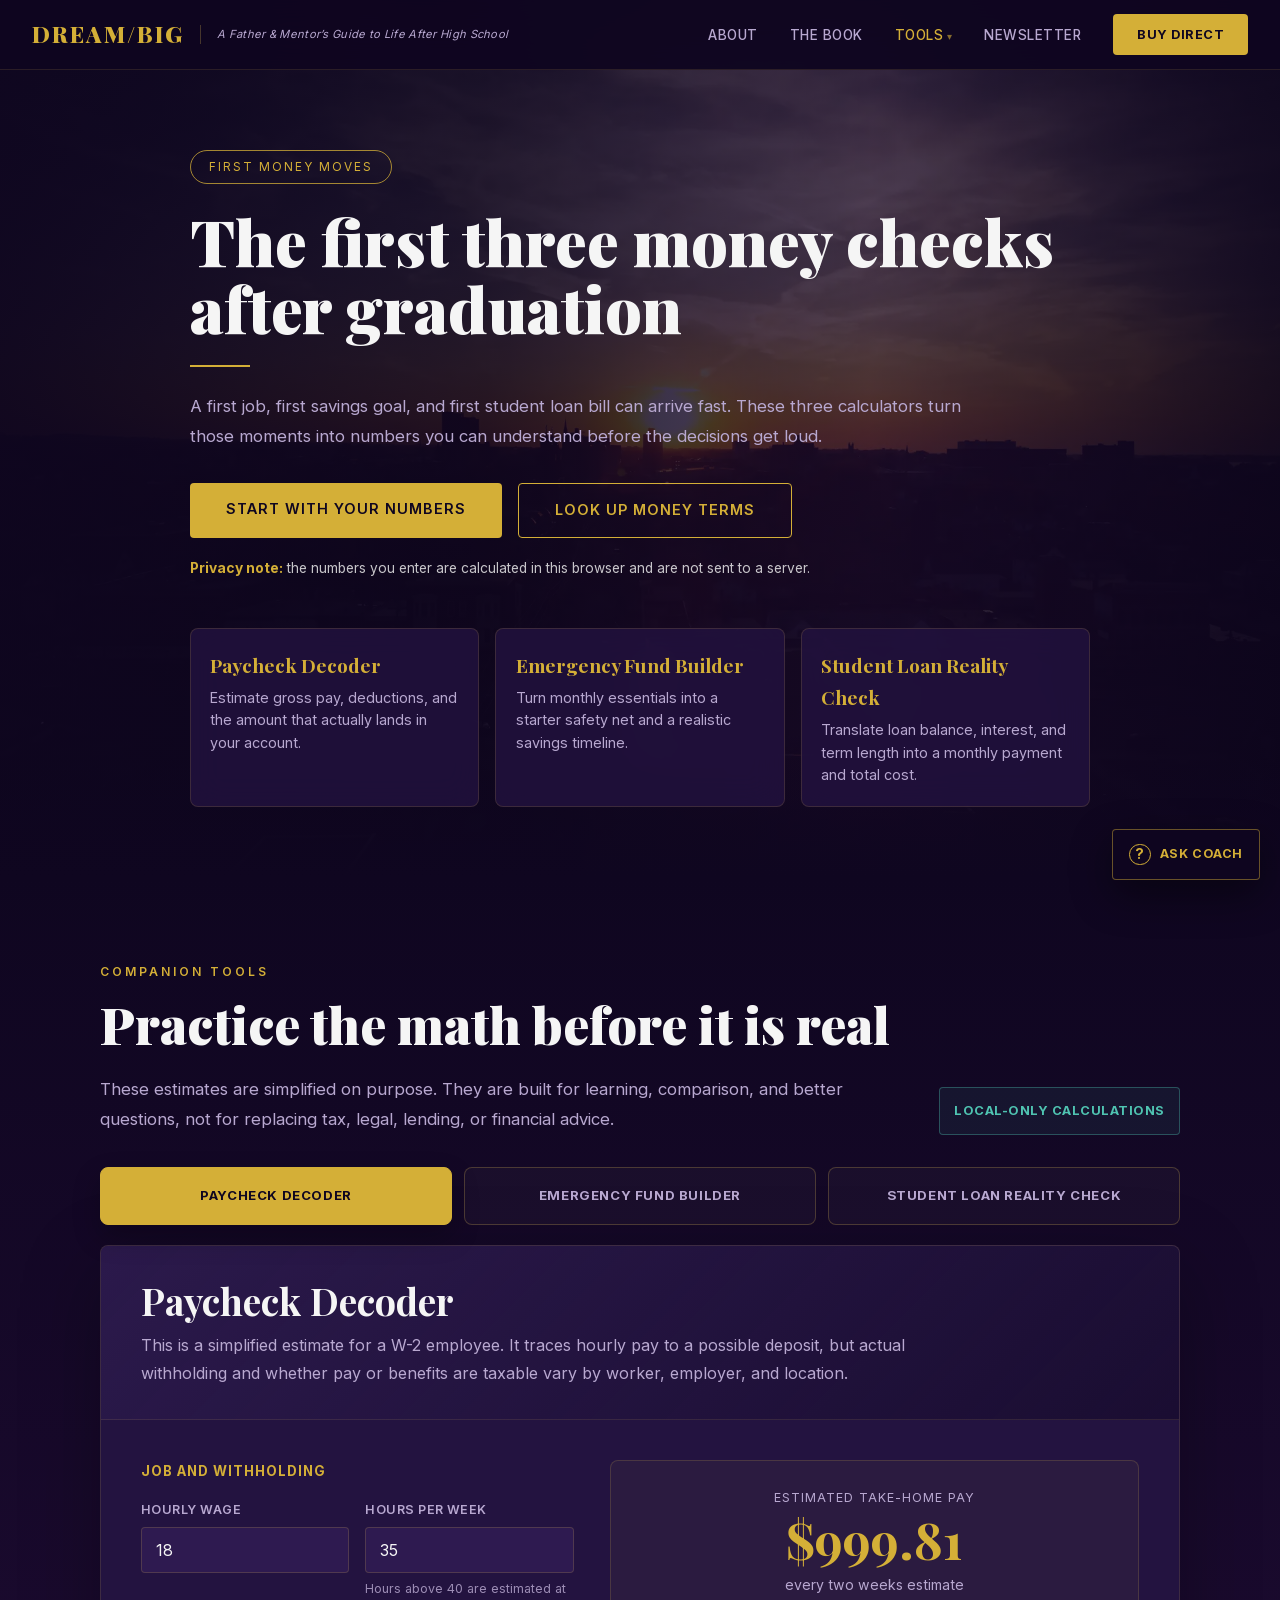
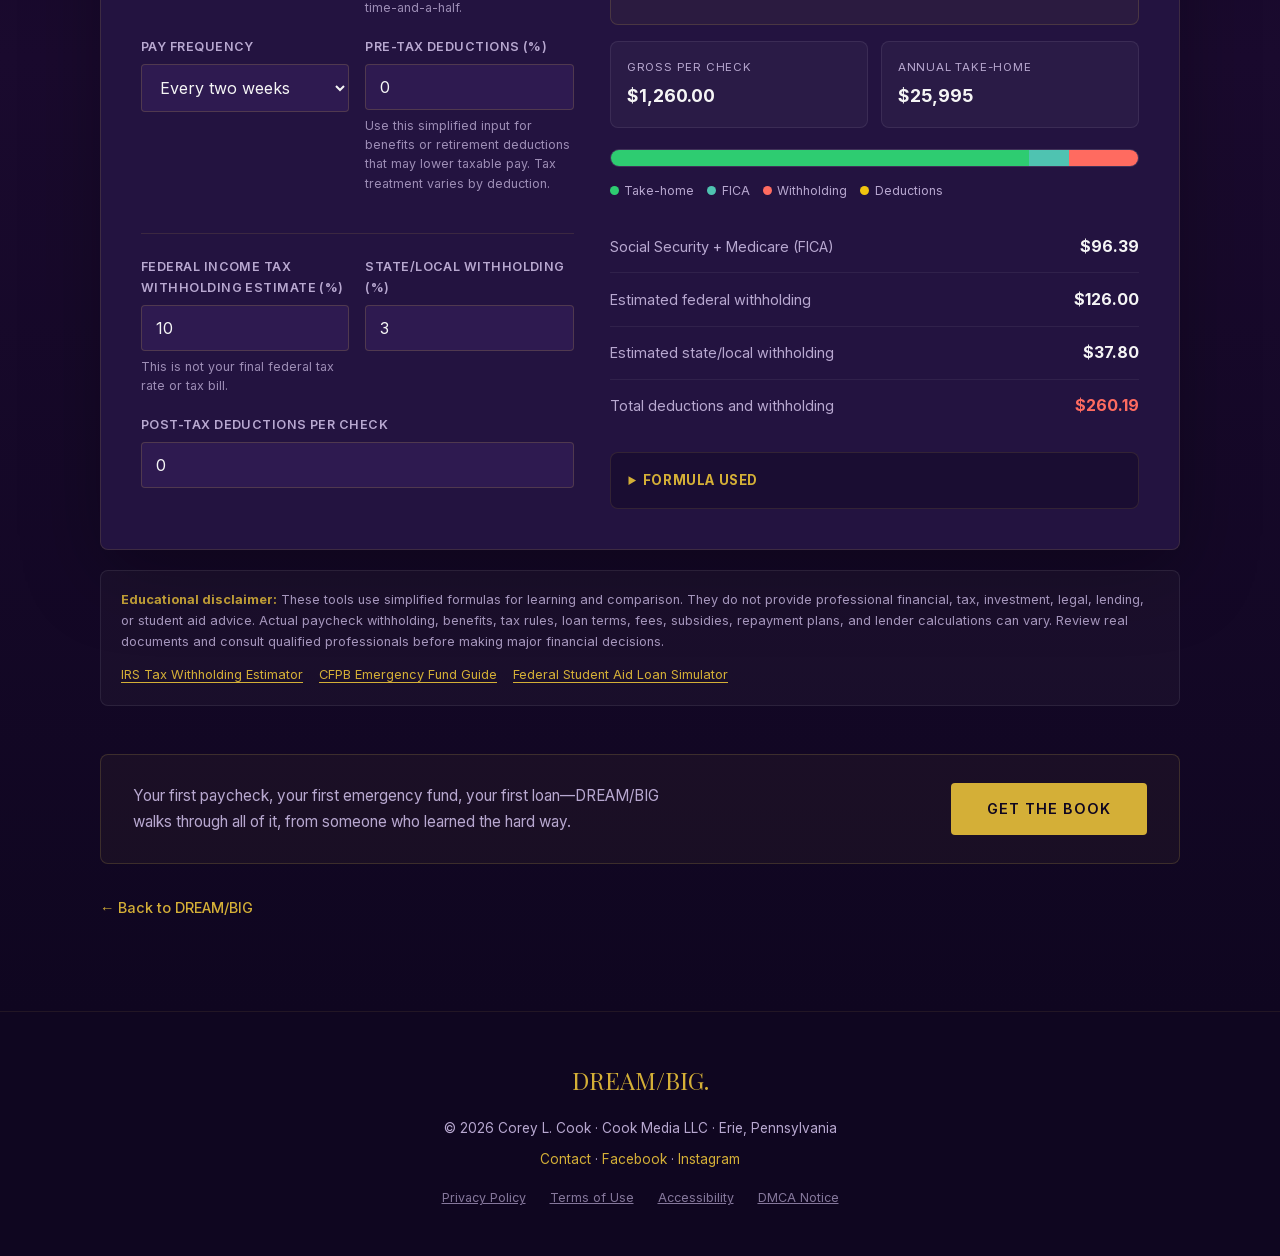
<file: first-money-moves.html>
<!DOCTYPE html>
<html lang="en">
<head>
<!-- Google tag (gtag.js) -->
<script async src="https://www.googletagmanager.com/gtag/js?id=G-JGYNWJQC7G"></script>
<script>
  window.dataLayer = window.dataLayer || [];
  function gtag(){dataLayer.push(arguments);}
  gtag('js', new Date());
  gtag('config', 'G-JGYNWJQC7G');
</script>
<!-- Vercel Web Analytics -->
<script src="analytics.js" defer></script>
<meta charset="UTF-8">
<meta name="viewport" content="width=device-width, initial-scale=1.0">
<title>First Money Moves &mdash; DREAM/BIG Financial Literacy Tools</title>
<meta name="description" content="Three local, browser-based DREAM/BIG tools for high school graduates: decode a paycheck, build an emergency fund, and estimate student loan repayment.">
<meta property="og:title" content="First Money Moves &mdash; DREAM/BIG">
<meta property="og:description" content="Paycheck Decoder, Emergency Fund Builder, and Student Loan Reality Check for life after high school.">
<meta property="og:type" content="website">
<meta property="og:url" content="https://www.lifeafterhighschoolbook.com/first-money-moves.html">
<meta property="og:image" content="https://www.lifeafterhighschoolbook.com/images/og-image.png">
<meta property="og:image:width" content="1200">
<meta property="og:image:height" content="630">
<meta property="og:image:alt" content="DREAM/BIG first money moves financial literacy tools">
<meta property="og:site_name" content="DREAM/BIG &mdash; Life After High School">
<meta name="twitter:card" content="summary_large_image">
<meta name="twitter:title" content="First Money Moves &mdash; DREAM/BIG">
<meta name="twitter:description" content="Local, browser-based money tools for high school graduates.">
<meta name="twitter:image" content="https://www.lifeafterhighschoolbook.com/images/og-image.png">
<meta name="twitter:image:alt" content="DREAM/BIG first money moves financial literacy tools">
<link rel="canonical" href="https://www.lifeafterhighschoolbook.com/first-money-moves.html">
<link rel="icon" type="image/svg+xml" href="images/favicon.svg">
<link rel="icon" type="image/png" sizes="32x32" href="images/favicon-32.png">
<link rel="icon" type="image/png" sizes="512x512" href="images/favicon-512.png">
<link rel="apple-touch-icon" sizes="180x180" href="images/favicon-180.png">
<link rel="preload" href="fonts/inter-latin.woff2" as="font" type="font/woff2" crossorigin>
<link rel="preload" href="fonts/playfair-display-latin.woff2" as="font" type="font/woff2" crossorigin>
<link rel="stylesheet" href="fonts.css">
<link rel="stylesheet" href="assistant.css">
<script src="assistant.js" defer></script>
<style>
  :root {
    --gold: #D4AF37;
    --gold-light: #F0D060;
    --purple-deep: #0F0620;
    --purple-dark: #1A0A2E;
    --purple-mid: #2D1B4E;
    --purple-card: #231340;
    --purple-surface: #2E1A50;
    --purple-light: #3D2766;
    --text: #F5F5F5;
    --text-muted: #B8A8D0;
    --accent: #C9A84C;
    --success: #2ECC71;
    --warning: #F1C40F;
    --danger: #FF6B60;
    --teal: #4FC3B1;
  }

  * { margin: 0; padding: 0; box-sizing: border-box; }
  html { scroll-behavior: smooth; }
  :focus-visible { outline: 2px solid var(--gold-light); outline-offset: 2px; }

  body {
    font-family: 'Inter', sans-serif;
    background: var(--purple-deep);
    color: var(--text);
    line-height: 1.7;
    -webkit-font-smoothing: antialiased;
  }

  .skip-link {
    position: absolute; left: -9999px; top: 0; z-index: 1000;
    background: var(--gold); color: var(--purple-deep);
    padding: .6rem 1rem; font-weight: 700; text-decoration: none;
  }
  .skip-link:focus { left: 0; }

  .site-nav {
    position: fixed; top: 0; left: 0; right: 0; z-index: 100;
    background: rgba(15,6,32,0.95); backdrop-filter: blur(20px);
    border-bottom: 1px solid rgba(201,168,76,0.15);
    padding: 0 2rem; height: 70px;
    display: flex; align-items: center; justify-content: space-between;
  }
  .nav-brand { display: flex; align-items: center; gap: 1rem; text-decoration: none; }
  .nav-logo { font-family: 'Playfair Display', serif; font-weight: 900; font-size: 1.4rem; color: var(--gold); letter-spacing: 2px; white-space: nowrap; }
  .nav-subtitle { color: var(--text-muted); font-size: 0.7rem; font-weight: 400; font-style: italic; letter-spacing: 0.3px; white-space: nowrap; border-left: 1px solid rgba(201,168,76,0.3); padding-left: 1rem; }
  .nav-links { display: flex; align-items: center; gap: 2rem; list-style: none; }
  .nav-links a { color: var(--text-muted); text-decoration: none; font-size: 0.85rem; font-weight: 500; letter-spacing: 0.5px; text-transform: uppercase; transition: color 0.3s; }
  .nav-links a:hover { color: var(--gold); }
  .nav-toggle { display: none; background: none; border: none; color: var(--gold); font-size: 1.5rem; cursor: pointer; }
  .nav-dropdown { position: relative; }
  .nav-dropdown > button {
    background: none; border: none; cursor: pointer; font: inherit;
    color: var(--gold); padding: 0; letter-spacing: 0.5px; text-transform: uppercase;
    font-size: 0.85rem; font-weight: 500;
  }
  .nav-dropdown > button::after { content: ' \25BE'; font-size: 0.65rem; opacity: 0.6; }
  .nav-dropdown-menu {
    display: none; position: absolute; top: 100%; left: 50%; transform: translateX(-50%);
    padding-top: 12px;
  }
  .nav-dropdown-menu-inner {
    background: rgba(15,6,32,0.98); border: 1px solid rgba(201,168,76,0.2);
    border-radius: 8px; padding: 0.5rem 0; min-width: 190px;
    box-shadow: 0 12px 40px rgba(0,0,0,0.5); backdrop-filter: blur(20px);
  }
  .nav-dropdown:hover .nav-dropdown-menu,
  .nav-dropdown:focus-within .nav-dropdown-menu { display: block; }
  .nav-dropdown-menu a {
    display: block; padding: 0.6rem 1.25rem; font-size: 0.8rem !important;
    letter-spacing: 0.5px; white-space: nowrap; transition: background 0.2s;
  }
  .nav-dropdown-menu a:hover { background: rgba(201,168,76,0.1); color: var(--gold) !important; }

  .btn {
    display: inline-block; padding: 14px 36px; font-size: 0.9rem; font-weight: 600;
    letter-spacing: 1px; text-transform: uppercase; text-decoration: none;
    border-radius: 4px; transition: all 0.3s; cursor: pointer; border: none;
    font-family: 'Inter', sans-serif;
  }
  .btn-gold { background: var(--gold); color: var(--purple-deep); }
  .btn-gold:hover { background: var(--gold-light); transform: translateY(-2px); box-shadow: 0 8px 30px rgba(201,168,76,0.3); }
  .btn-outline { background: transparent; color: var(--gold); border: 1px solid var(--gold); }
  .btn-outline:hover { background: rgba(201,168,76,0.1); transform: translateY(-2px); }
  .btn-nav { padding: 10px 24px; font-size: 0.8rem; letter-spacing: 0.8px; }
  .nav-links .btn-gold { color: var(--purple-deep); font-size: 0.8rem; font-weight: 700; }
  .nav-links .btn-gold:hover { color: var(--purple-deep); }

  section { padding: 90px 2rem; }
  .container { max-width: 1080px; margin: 0 auto; }
  .narrow { max-width: 800px; }
  .section-label {
    display: inline-block; font-size: 0.75rem; letter-spacing: 3px; text-transform: uppercase;
    color: var(--gold); margin-bottom: 1rem; font-weight: 600;
  }
  .section-title {
    font-family: 'Playfair Display', serif; font-size: clamp(2.35rem, 5vw, 4.9rem);
    font-weight: 900; line-height: 1.05; margin-bottom: 1.4rem;
  }
  .section-text { color: var(--text-muted); font-size: 1.05rem; max-width: 780px; line-height: 1.8; }
  .divider { width: 60px; height: 2px; background: var(--gold); margin: 1.5rem 0; }

  .first-money-hero {
    min-height: 78vh; display: flex; align-items: center;
    padding: 150px 2rem 70px;
    background: url('images/erie-sunset.jpg') center center / cover no-repeat;
    position: relative; overflow: hidden;
  }
  @supports (background-image: image-set(url('images/erie-sunset.webp') type('image/webp'))) {
    .first-money-hero {
      background-image: image-set(
        url('images/erie-sunset.webp') type('image/webp'),
        url('images/erie-sunset.jpg') type('image/jpeg')
      );
    }
  }
  .first-money-hero::before {
    content: ''; position: absolute; inset: 0;
    background: linear-gradient(90deg,
      rgba(15,6,32,0.95) 0%,
      rgba(15,6,32,0.88) 38%,
      rgba(26,10,46,0.72) 68%,
      rgba(15,6,32,0.88) 100%);
  }
  .first-money-hero::after {
    content: ''; position: absolute; bottom: 0; left: 0; right: 0; height: 120px;
    background: linear-gradient(0deg, var(--purple-deep) 0%, transparent 100%);
  }
  .hero-inner { position: relative; z-index: 1; max-width: 900px; }
  .hero-kicker {
    display: inline-block; padding: 6px 18px; border: 1px solid rgba(212,175,55,0.75);
    border-radius: 30px; font-size: 0.74rem; letter-spacing: 2px; text-transform: uppercase;
    color: var(--gold); margin-bottom: 1.4rem;
  }
  .hero-actions { display: flex; gap: 1rem; flex-wrap: wrap; margin-top: 2rem; }
  .hero-note {
    margin-top: 1.2rem; color: rgba(245,245,245,0.8); font-size: 0.86rem;
  }
  .hero-note strong { color: var(--gold); }

  .quick-cards {
    display: grid; grid-template-columns: repeat(3, 1fr); gap: 1rem;
    margin-top: 3rem; max-width: 960px;
  }
  .quick-card {
    background: rgba(35,19,64,0.78);
    border: 1px solid rgba(201,168,76,0.18);
    border-radius: 8px; padding: 1.2rem;
    backdrop-filter: blur(16px);
  }
  .quick-card strong { color: var(--gold); font-family: 'Playfair Display', serif; font-size: 1.2rem; display: block; margin-bottom: 0.35rem; }
  .quick-card span { color: var(--text-muted); font-size: 0.9rem; display: block; line-height: 1.55; }

  .tools-section {
    background:
      linear-gradient(180deg, var(--purple-deep) 0%, var(--purple-dark) 45%, var(--purple-deep) 100%);
    padding-top: 80px;
  }
  .tool-intro {
    display: flex; align-items: flex-end; justify-content: space-between; gap: 2rem;
    margin-bottom: 2rem;
  }
  .privacy-chip {
    flex: 0 0 auto; color: var(--teal); border: 1px solid rgba(79,195,177,0.35);
    background: rgba(79,195,177,0.08); border-radius: 4px; padding: 0.75rem 0.9rem;
    font-size: 0.8rem; font-weight: 700; letter-spacing: 0.5px; text-transform: uppercase;
  }
  .tool-tabs {
    display: grid; grid-template-columns: repeat(3, 1fr); gap: 0.75rem; margin-bottom: 1.25rem;
  }
  .tool-tab {
    min-height: 58px; padding: 0.85rem 1rem; border: 1px solid rgba(201,168,76,0.28);
    background: rgba(255,255,255,0.03); color: var(--text-muted); border-radius: 8px;
    cursor: pointer; font: 700 0.82rem/1.2 'Inter', sans-serif; letter-spacing: 0.6px;
    text-transform: uppercase; transition: background 0.25s, color 0.25s, border-color 0.25s;
  }
  .tool-tab.active {
    background: var(--gold); color: var(--purple-deep); border-color: var(--gold);
    box-shadow: 0 12px 28px rgba(0,0,0,0.24);
  }
  .tool-tab:hover:not(.active) { border-color: var(--gold); color: var(--gold); }

  .tool-panel[hidden] { display: none; }
  .tool-card {
    background: var(--purple-card); border: 1px solid rgba(201,168,76,0.16);
    border-radius: 8px; overflow: hidden; box-shadow: 0 24px 80px rgba(0,0,0,0.28);
  }
  .tool-header {
    padding: 2rem 2.5rem; border-bottom: 1px solid rgba(201,168,76,0.12);
    background: linear-gradient(135deg, rgba(45,27,78,0.78), rgba(15,6,32,0.45));
  }
  .tool-header h2 {
    font-family: 'Playfair Display', serif; font-size: clamp(1.65rem, 3vw, 2.35rem);
    line-height: 1.18; margin-bottom: 0.65rem; color: var(--text);
  }
  .tool-header p { color: var(--text-muted); max-width: 800px; }
  .tool-header p + p { margin-top: 0.65rem; }
  .tool-header a { color: var(--gold); text-underline-offset: 3px; }
  .tool-grid {
    display: grid; grid-template-columns: minmax(300px, 0.9fr) minmax(360px, 1.1fr);
    gap: 2.25rem; padding: 2.5rem;
  }
  .input-panel, .result-panel { min-width: 0; }
  fieldset { border: 0; margin: 0; padding: 0; }
  legend {
    color: var(--gold); font-size: 0.84rem; font-weight: 700; letter-spacing: 1px;
    text-transform: uppercase; margin-bottom: 1rem;
  }
  .form-grid { display: grid; grid-template-columns: 1fr 1fr; gap: 1rem; }
  .form-group { margin-bottom: 1.15rem; }
  .form-group label {
    display: block; font-size: 0.78rem; font-weight: 600; letter-spacing: 0.45px;
    text-transform: uppercase; color: var(--text-muted); margin-bottom: 0.45rem;
  }
  .field-help { color: rgba(184,168,208,0.82); font-size: 0.78rem; line-height: 1.55; margin-top: 0.35rem; }
  .form-group input, .form-group select {
    width: 100%; min-height: 46px; padding: 12px 14px; background: var(--purple-surface);
    border: 1px solid rgba(201,168,76,0.22); border-radius: 4px; color: var(--text);
    font-size: 1rem; font-family: 'Inter', sans-serif; transition: border-color 0.25s, background 0.25s;
  }
  .form-group input:focus, .form-group select:focus {
    outline: 2px solid var(--gold-light); outline-offset: 2px; border-color: var(--gold);
  }
  .form-group input[type="range"] {
    min-height: 26px; padding: 0; border: 0; background: transparent; accent-color: var(--gold);
  }
  .input-divider {
    margin: 1.35rem 0; border: 0; border-top: 1px solid rgba(201,168,76,0.14);
  }

  .result-box {
    background: rgba(201,168,76,0.05); border: 1px solid rgba(201,168,76,0.2);
    border-radius: 8px; padding: 1.65rem; text-align: center; margin-bottom: 1rem;
  }
  .result-label { font-size: 0.78rem; text-transform: uppercase; letter-spacing: 1px; color: var(--text-muted); margin-bottom: 0.3rem; }
  .result-value { font-family: 'Playfair Display', serif; font-size: clamp(2rem, 5vw, 3.2rem); color: var(--gold); font-weight: 700; line-height: 1.05; }
  .result-sub { font-size: 0.88rem; color: var(--text-muted); margin-top: 0.4rem; }
  .mini-grid { display: grid; grid-template-columns: repeat(2, 1fr); gap: 0.8rem; margin-bottom: 1rem; }
  .mini-card {
    background: rgba(255,255,255,0.035); border: 1px solid rgba(255,255,255,0.08);
    border-radius: 8px; padding: 1rem;
  }
  .mini-label { color: var(--text-muted); font-size: 0.72rem; letter-spacing: 0.8px; text-transform: uppercase; margin-bottom: 0.25rem; }
  .mini-value { color: var(--text); font-weight: 700; font-size: 1.1rem; }
  .result-row {
    display: flex; align-items: baseline; justify-content: space-between; gap: 1rem;
    padding: 0.78rem 0; border-bottom: 1px solid rgba(255,255,255,0.06);
  }
  .result-row:last-child { border-bottom: none; }
  .result-row-label { color: var(--text-muted); font-size: 0.9rem; }
  .result-row-value { color: var(--text); font-weight: 700; text-align: right; }
  .result-row-value.danger { color: var(--danger); }
  .result-row-value.success { color: var(--success); }
  .result-row-value.neutral { color: var(--text-muted); }

  .stacked-bar {
    height: 18px; border-radius: 999px; overflow: hidden; display: flex;
    background: rgba(255,255,255,0.06); margin: 1.3rem 0 0.85rem;
    border: 1px solid rgba(255,255,255,0.08);
  }
  .stacked-segment { height: 100%; min-width: 0; transition: width 0.25s; }
  .bar-legend { display: flex; flex-wrap: wrap; gap: 0.8rem; color: var(--text-muted); font-size: 0.76rem; }
  .bar-legend span { display: inline-flex; align-items: center; gap: 0.35rem; }
  .legend-dot { width: 9px; height: 9px; border-radius: 50%; display: inline-block; }

  .progress-shell {
    margin: 1.25rem 0 0.85rem; height: 18px; border-radius: 999px;
    background: rgba(255,255,255,0.06); border: 1px solid rgba(255,255,255,0.08);
    overflow: hidden;
  }
  .progress-fill {
    height: 100%; width: 0%; border-radius: 999px;
    background: linear-gradient(90deg, var(--teal), var(--gold));
    transition: width 0.35s ease;
  }
  .timeline-note {
    margin-top: 1rem; padding: 1rem 1.1rem; border-radius: 8px;
    background: rgba(79,195,177,0.08); border: 1px solid rgba(79,195,177,0.22);
    color: var(--text-muted); font-size: 0.9rem; line-height: 1.65;
  }
  .timeline-note strong { color: var(--teal); }
  .timeline-note[hidden] { display: none; }
  .warning-note {
    background: rgba(231,76,60,0.08); border-color: rgba(231,76,60,0.35);
  }
  .warning-note strong { color: var(--danger); }

  .ratio-meter {
    margin: 1.2rem 0 0.8rem; padding: 1rem; border-radius: 8px;
    background: rgba(255,255,255,0.035); border: 1px solid rgba(255,255,255,0.08);
  }
  .meter-track {
    height: 14px; border-radius: 999px;
    background: linear-gradient(90deg, var(--success) 0 40%, var(--warning) 40% 60%, var(--danger) 60% 100%);
    position: relative; margin: 1.1rem 0 0.5rem;
  }
  .meter-pin {
    position: absolute; top: 50%; left: 0; transform: translate(-50%, -50%);
    width: 22px; height: 22px; border-radius: 50%; background: var(--text);
    border: 4px solid var(--gold); box-shadow: 0 2px 14px rgba(0,0,0,0.5);
    transition: left 0.25s ease;
  }
  .meter-labels { display: flex; justify-content: space-between; color: var(--text-muted); font-size: 0.72rem; }
  .ratio-meter.is-na .meter-track { background: rgba(255,255,255,0.1); }
  .ratio-meter.is-na .meter-pin { display: none; }
  .ratio-meter.is-na .meter-labels { visibility: hidden; }

  details.formula-box {
    margin-top: 1.25rem; background: rgba(15,6,32,0.42);
    border: 1px solid rgba(201,168,76,0.14); border-radius: 8px; padding: 1rem 1.1rem;
  }
  details.formula-box summary {
    color: var(--gold); cursor: pointer; font-size: 0.84rem; font-weight: 700;
    letter-spacing: 0.6px; text-transform: uppercase;
  }
  details.formula-box p, details.formula-box li {
    color: var(--text-muted); font-size: 0.84rem; line-height: 1.65; margin-top: 0.7rem;
  }
  details.formula-box ul { margin: 0.4rem 0 0; padding-left: 1.1rem; }

  .calc-disclaimer {
    margin-top: 1.25rem; padding: 1.15rem 1.25rem;
    background: rgba(255,255,255,0.03); border: 1px solid rgba(255,255,255,0.08);
    border-radius: 8px;
  }
  .calc-disclaimer p { color: var(--text-muted); font-size: 0.8rem; line-height: 1.65; opacity: 0.88; }
  .calc-disclaimer strong { color: var(--gold); }
  .resource-links {
    margin-top: 0.75rem; display: flex; flex-wrap: wrap; gap: 0.75rem 1rem;
  }
  .resource-links a {
    color: var(--gold); font-size: 0.8rem; text-decoration: underline;
    text-underline-offset: 3px;
  }
  .back-link {
    display: inline-flex; align-items: center; gap: 0.5rem;
    color: var(--gold); text-decoration: none; font-size: 0.9rem; font-weight: 500;
    margin-top: 2rem; transition: opacity 0.3s;
  }
  .back-link:hover { opacity: 0.8; }

  footer {
    padding: 3rem 2rem; text-align: center; border-top: 1px solid rgba(201,168,76,0.1);
    background: var(--purple-deep);
  }
  footer p { color: var(--text-muted); font-size: 0.85rem; }
  footer a { color: var(--gold); text-decoration: none; }
  .footer-legal { margin-top: 1rem; display: flex; gap: 1.5rem; justify-content: center; flex-wrap: wrap; }
  .footer-legal a { font-size: 0.78rem; color: var(--text-muted); text-decoration: underline; opacity: 0.7; transition: opacity 0.3s; }
  .footer-legal a:hover { opacity: 1; color: var(--gold); }

  .legal-overlay {
    display: none; position: fixed; inset: 0; z-index: 200;
    background: rgba(15,6,32,0.95); backdrop-filter: blur(10px);
    overflow-y: auto; padding: 100px 2rem 3rem;
  }
  .legal-overlay.active { display: block; }
  .legal-content { max-width: 700px; margin: 0 auto; }
  .legal-content h2 { font-family: 'Playfair Display', serif; font-size: 2rem; color: var(--gold); margin-bottom: 1.5rem; }
  .legal-content h3 { font-size: 1rem; color: var(--gold); margin: 1.5rem 0 0.5rem; letter-spacing: 0.5px; }
  .legal-content p, .legal-content li { font-size: 0.9rem; color: var(--text); line-height: 1.8; opacity: 0.85; }
  .legal-content ul { padding-left: 1.5rem; margin: 0.75rem 0; }
  .legal-close { position: fixed; top: 2rem; right: 2rem; background: none; border: none; color: var(--gold); font-size: 2rem; cursor: pointer; z-index: 201; }

  @media (max-width: 1024px) {
    .site-nav { padding: 0 1.25rem; }
    .nav-brand { min-height: 44px; }
    .nav-links { display: none; }
    .nav-toggle {
      display: grid; place-items: center; min-width: 44px; min-height: 44px;
    }
    .nav-subtitle { display: none; }
    .nav-links.open {
      display: flex; flex-direction: column; align-items: flex-start; position: absolute;
      top: 70px; left: 0; right: 0; max-height: calc(100vh - 70px);
      max-height: calc(100dvh - 70px); overflow-y: auto;
      background: rgba(15,6,32,0.98); padding: 1.25rem; gap: 0.35rem;
      border-bottom: 1px solid rgba(201,168,76,0.15);
    }
    .nav-links.open > li { width: 100%; }
    .nav-links.open > li > a,
    .nav-links.open .nav-dropdown > button {
      display: flex; align-items: center; width: 100%; min-height: 44px;
    }
    .nav-dropdown > button::after { display: none; }
    .nav-dropdown:hover .nav-dropdown-menu,
    .nav-dropdown:focus-within .nav-dropdown-menu { display: none; }
    .nav-dropdown > button[aria-expanded="true"] + .nav-dropdown-menu { display: block; }
    .nav-dropdown-menu {
      display: none; position: static; transform: none; padding: 0; min-width: 0;
    }
    .nav-dropdown-menu-inner {
      background: none; border: none; box-shadow: none; padding: 0; min-width: 0;
      backdrop-filter: none;
    }
    .nav-dropdown-menu a {
      display: flex; align-items: center; min-height: 44px; padding: 0 0 0 1rem;
      font-size: 0.85rem !important;
    }
  }

  @media (max-width: 980px) {
    .quick-cards { grid-template-columns: 1fr; }
    .tool-intro { display: block; }
    .privacy-chip { display: inline-block; margin-top: 1.25rem; }
    .tool-grid { grid-template-columns: 1fr; }
  }

  @media (max-width: 768px) {
    .site-nav { padding: 0 1.25rem; }
    section { padding: 60px 1.25rem; }
    .first-money-hero { min-height: 0; padding: 118px 1.25rem 58px; }
    .hero-actions { display: grid; grid-template-columns: 1fr; }
    .btn { text-align: center; }
    .tool-tabs { grid-template-columns: 1fr; }
    .tool-header, .tool-grid { padding: 1.5rem; }
    .form-grid, .mini-grid { grid-template-columns: 1fr; }
    .result-row { flex-wrap: wrap; }
    .result-row-value { text-align: left; }
    .legal-overlay { padding: 90px 1.25rem 2.5rem; }
  }

  @media (max-width: 390px) {
    .site-nav { padding: 0 1rem; }
    .nav-logo { font-size: 1.2rem; }
    .tool-header, .tool-grid { padding: 1.25rem; }
    .result-box { padding: 1.25rem 1rem; }
    .section-text { font-size: 0.96rem; }
    .btn { padding: 12px 24px; font-size: 0.82rem; }
  }

  @media (prefers-reduced-motion: reduce) {
    html { scroll-behavior: auto; }
    *, *::before, *::after {
      animation-duration: .001ms !important;
      transition-duration: .001ms !important;
      scroll-behavior: auto !important;
    }
  }
  .book-cta {
    margin-top: 3rem; padding: 1.75rem 2rem;
    background: rgba(201,168,76,0.05); border: 1px solid rgba(201,168,76,0.2);
    border-radius: 8px; display: flex; flex-wrap: wrap; align-items: center;
    justify-content: space-between; gap: 1.25rem;
  }
  .book-cta p { color: var(--text-muted); font-size: 0.95rem; line-height: 1.7; max-width: 560px; margin: 0; }
</style>
<script type="application/ld+json">
{
  "@context": "https://schema.org",
  "@type": "WebApplication",
  "name": "DREAM/BIG First Money Moves",
  "applicationCategory": "FinanceApplication",
  "operatingSystem": "Web",
  "url": "https://www.lifeafterhighschoolbook.com/first-money-moves.html",
  "description": "Three educational financial literacy tools for high school graduates: Paycheck Decoder, Emergency Fund Builder, and Student Loan Reality Check.",
  "offers": {
    "@type": "Offer",
    "price": "0",
    "priceCurrency": "USD"
  },
  "author": {
    "@type": "Person",
    "name": "Corey L. Cook"
  }
}
</script>
</head>
<body>
<a href="#main" class="skip-link">Skip to content</a>

<nav class="site-nav" aria-label="Main">
  <a href="index.html" class="nav-brand">
    <span class="nav-logo">DREAM/BIG</span>
    <span class="nav-subtitle">A Father &amp; Mentor&rsquo;s Guide to Life After High School</span>
  </a>
  <button type="button" class="nav-toggle" aria-label="Menu" aria-expanded="false" aria-controls="nav-links" onclick="toggleNav(this)">&#9776;</button>
  <ul class="nav-links" id="nav-links">
    <li><a href="index.html#about">About</a></li>
    <li><a href="index.html#book">The Book</a></li>
    <li class="nav-dropdown">
      <button type="button" aria-expanded="false" aria-haspopup="true" aria-controls="tools-menu" onclick="toggleToolsMenu(this)">Tools</button>
      <div class="nav-dropdown-menu" id="tools-menu"><div class="nav-dropdown-menu-inner">
        <a href="companion.html">Chapter Companion</a>
        <a href="first-money-moves.html" aria-current="page" style="color:var(--gold);">First Money Moves</a>
        <a href="calculators.html">Calculators</a>
        <a href="visualizer.html">Money Visualizer</a>
        <a href="glossary.html">Glossary</a>
      </div></div>
    </li>
    <li><a href="index.html#newsletter">Newsletter</a></li>
    <li><a href="https://shop.ingramspark.com/b/084?params=auYcam1uPTDm9D041XR3ygueD2kILv5ChfIouqtAr0y" class="btn btn-gold btn-nav" target="_blank" rel="noopener" data-buy-link="ingram" data-buy-location="nav-first-money-moves">Buy Direct</a></li>
  </ul>
</nav>

<main id="main">
  <section class="first-money-hero" aria-labelledby="page-title">
    <div class="container">
      <div class="hero-inner">
        <span class="hero-kicker">First Money Moves</span>
        <h1 class="section-title" id="page-title">The first three money checks after graduation</h1>
        <div class="divider"></div>
        <p class="section-text">A first job, first savings goal, and first student loan bill can arrive fast. These three calculators turn those moments into numbers you can understand before the decisions get loud.</p>
        <div class="hero-actions">
          <a class="btn btn-gold" href="#money-tools">Start With Your Numbers</a>
          <a class="btn btn-outline" href="glossary.html">Look Up Money Terms</a>
        </div>
        <p class="hero-note"><strong>Privacy note:</strong> the numbers you enter are calculated in this browser and are not sent to a server.</p>

        <div class="quick-cards" role="group" aria-label="Tools on this page">
          <div class="quick-card">
            <strong>Paycheck Decoder</strong>
            <span>Estimate gross pay, deductions, and the amount that actually lands in your account.</span>
          </div>
          <div class="quick-card">
            <strong>Emergency Fund Builder</strong>
            <span>Turn monthly essentials into a starter safety net and a realistic savings timeline.</span>
          </div>
          <div class="quick-card">
            <strong>Student Loan Reality Check</strong>
            <span>Translate loan balance, interest, and term length into a monthly payment and total cost.</span>
          </div>
        </div>
      </div>
    </div>
  </section>

  <section class="tools-section" id="money-tools">
    <div class="container">
      <div class="tool-intro">
        <div>
          <span class="section-label">Companion Tools</span>
          <h2 class="section-title" id="money-tools-heading" style="font-size:clamp(2rem,4vw,3.2rem);">Practice the math before it is real</h2>
          <p class="section-text">These estimates are simplified on purpose. They are built for learning, comparison, and better questions, not for replacing tax, legal, lending, or financial advice.</p>
        </div>
        <div class="privacy-chip">Local-only calculations</div>
      </div>

      <div class="tool-tabs" id="money-tool-tabs" role="tablist" aria-labelledby="money-tools-heading">
        <button type="button" class="tool-tab active" id="tab-paycheck" role="tab" aria-selected="true" aria-controls="panel-paycheck" tabindex="0" onclick="switchTool('paycheck', this)">Paycheck Decoder</button>
        <button type="button" class="tool-tab" id="tab-emergency" role="tab" aria-selected="false" aria-controls="panel-emergency" tabindex="-1" onclick="switchTool('emergency', this)">Emergency Fund Builder</button>
        <button type="button" class="tool-tab" id="tab-loans" role="tab" aria-selected="false" aria-controls="panel-loans" tabindex="-1" onclick="switchTool('loans', this)">Student Loan Reality Check</button>
      </div>

      <article class="tool-panel active" id="panel-paycheck" role="tabpanel" aria-labelledby="tab-paycheck">
        <div class="tool-card">
          <div class="tool-header">
            <h2>Paycheck Decoder</h2>
            <p>This is a simplified estimate for a W-2 employee. It traces hourly pay to a possible deposit, but actual withholding and whether pay or benefits are taxable vary by worker, employer, and location.</p>
          </div>
          <div class="tool-grid">
            <div class="input-panel">
              <fieldset>
                <legend>Job and withholding</legend>
                <div class="form-grid">
                  <div class="form-group">
                    <label for="pay-hourly">Hourly wage</label>
                    <input type="number" id="pay-hourly" min="0" step="0.25" value="18" inputmode="decimal" oninput="calcPaycheck()">
                  </div>
                  <div class="form-group">
                    <label for="pay-hours">Hours per week</label>
                    <input type="number" id="pay-hours" min="0" max="90" step="0.5" value="35" inputmode="decimal" oninput="calcPaycheck()">
                    <p class="field-help">Hours above 40 are estimated at time-and-a-half.</p>
                  </div>
                </div>
                <div class="form-grid">
                  <div class="form-group">
                    <label for="pay-frequency">Pay frequency</label>
                    <select id="pay-frequency" onchange="calcPaycheck()">
                      <option value="52">Weekly</option>
                      <option value="26" selected>Every two weeks</option>
                      <option value="24">Twice a month</option>
                      <option value="12">Monthly</option>
                    </select>
                  </div>
                  <div class="form-group">
                    <label for="pay-pretax">Pre-tax deductions (%)</label>
                    <input type="number" id="pay-pretax" min="0" max="40" step="0.5" value="0" inputmode="decimal" oninput="calcPaycheck()">
                    <p class="field-help">Use this simplified input for benefits or retirement deductions that may lower taxable pay. Tax treatment varies by deduction.</p>
                  </div>
                </div>
                <hr class="input-divider">
                <div class="form-grid">
                  <div class="form-group">
                    <label for="pay-federal">Federal income tax withholding estimate (%)</label>
                    <input type="number" id="pay-federal" min="0" max="40" step="0.5" value="10" inputmode="decimal" aria-describedby="pay-federal-help" oninput="calcPaycheck()">
                    <p class="field-help" id="pay-federal-help">This is not your final federal tax rate or tax bill.</p>
                  </div>
                  <div class="form-group">
                    <label for="pay-state">State/local withholding (%)</label>
                    <input type="number" id="pay-state" min="0" max="20" step="0.5" value="3" inputmode="decimal" oninput="calcPaycheck()">
                  </div>
                </div>
                <div class="form-group">
                  <label for="pay-posttax">Post-tax deductions per check</label>
                  <input type="number" id="pay-posttax" min="0" step="1" value="0" inputmode="decimal" oninput="calcPaycheck()">
                </div>
              </fieldset>
            </div>
            <div class="result-panel">
              <div class="result-box">
                <div class="result-label">Estimated take-home pay</div>
                <div class="result-value" id="pay-net" aria-live="polite">$0</div>
                <div class="result-sub" id="pay-net-sub">per paycheck</div>
              </div>
              <div class="timeline-note warning-note" id="pay-warning" role="alert" hidden>
                <strong>Check the amounts entered.</strong> Estimated deductions and taxes exceed gross pay, so take-home pay is not available.
              </div>
              <div class="mini-grid">
                <div class="mini-card"><div class="mini-label">Gross per check</div><div class="mini-value" id="pay-gross">$0</div></div>
                <div class="mini-card"><div class="mini-label">Annual take-home</div><div class="mini-value" id="pay-annual">$0</div></div>
              </div>
              <div class="stacked-bar" aria-hidden="true">
                <div class="stacked-segment" id="pay-net-bar" style="background:var(--success);"></div>
                <div class="stacked-segment" id="pay-fica-bar" style="background:var(--teal);"></div>
                <div class="stacked-segment" id="pay-tax-bar" style="background:var(--danger);"></div>
                <div class="stacked-segment" id="pay-deduction-bar" style="background:var(--warning);"></div>
              </div>
              <div class="bar-legend" aria-hidden="true">
                <span><i class="legend-dot" style="background:var(--success);"></i>Take-home</span>
                <span><i class="legend-dot" style="background:var(--teal);"></i>FICA</span>
                <span><i class="legend-dot" style="background:var(--danger);"></i>Withholding</span>
                <span><i class="legend-dot" style="background:var(--warning);"></i>Deductions</span>
              </div>
              <div style="margin-top:1.2rem;">
                <div class="result-row"><span class="result-row-label">Social Security + Medicare (FICA)</span><span class="result-row-value" id="pay-fica">$0</span></div>
                <div class="result-row"><span class="result-row-label">Estimated federal withholding</span><span class="result-row-value" id="pay-fed-tax">$0</span></div>
                <div class="result-row"><span class="result-row-label">Estimated state/local withholding</span><span class="result-row-value" id="pay-state-tax">$0</span></div>
                <div class="result-row"><span class="result-row-label">Total deductions and withholding</span><span class="result-row-value danger" id="pay-total-deductions">$0</span></div>
              </div>
              <details class="formula-box">
                <summary>Formula used</summary>
                <ul>
                  <li>Weekly gross pay = regular hours up to 40 + overtime hours at 1.5x.</li>
                  <li>Gross per check = weekly gross pay x 52 / pay periods per year.</li>
                  <li>Social Security + Medicare (FICA) estimate = gross pay x 7.65%.</li>
                  <li>Federal and state/local withholding use the percentages entered here after the pre-tax deduction estimate.</li>
                  <li>Actual withholding and taxability vary. Wage limits, additional Medicare tax, and the tax treatment of each deduction can change a real paycheck.</li>
                </ul>
              </details>
            </div>
          </div>
        </div>
      </article>

      <article class="tool-panel" id="panel-emergency" role="tabpanel" aria-labelledby="tab-emergency" hidden>
        <div class="tool-card">
          <div class="tool-header">
            <h2>Emergency Fund Builder</h2>
            <p>The first savings goal is not a mansion. It is breathing room: a car repair, a missed shift, a phone replacement, or a deposit that does not have to become debt.</p>
          </div>
          <div class="tool-grid">
            <div class="input-panel">
              <fieldset>
                <legend>Monthly essentials</legend>
                <div class="form-grid">
                  <div class="form-group"><label for="ef-housing">Housing</label><input type="number" id="ef-housing" min="0" step="10" value="700" inputmode="decimal" oninput="calcEmergency()"></div>
                  <div class="form-group"><label for="ef-utilities">Utilities</label><input type="number" id="ef-utilities" min="0" step="10" value="130" inputmode="decimal" oninput="calcEmergency()"></div>
                  <div class="form-group"><label for="ef-food">Food</label><input type="number" id="ef-food" min="0" step="10" value="320" inputmode="decimal" oninput="calcEmergency()"></div>
                  <div class="form-group"><label for="ef-transport">Transportation</label><input type="number" id="ef-transport" min="0" step="10" value="180" inputmode="decimal" oninput="calcEmergency()"></div>
                  <div class="form-group"><label for="ef-phone">Phone and internet</label><input type="number" id="ef-phone" min="0" step="5" value="75" inputmode="decimal" oninput="calcEmergency()"></div>
                  <div class="form-group"><label for="ef-insurance">Insurance and medical</label><input type="number" id="ef-insurance" min="0" step="10" value="120" inputmode="decimal" oninput="calcEmergency()"></div>
                  <div class="form-group"><label for="ef-debt">Minimum debt payments</label><input type="number" id="ef-debt" min="0" step="10" value="80" inputmode="decimal" oninput="calcEmergency()"></div>
                  <div class="form-group"><label for="ef-other">Other essentials</label><input type="number" id="ef-other" min="0" step="10" value="75" inputmode="decimal" oninput="calcEmergency()"></div>
                </div>
                <hr class="input-divider">
                <div class="form-grid">
                  <div class="form-group">
                    <label for="ef-months">Target months</label>
                    <input type="range" id="ef-months" min="1" max="6" step="1" value="3" oninput="calcEmergency()" aria-describedby="ef-months-out">
                    <p class="field-help"><span id="ef-months-out">3 months</span> of essentials</p>
                  </div>
                  <div class="form-group">
                    <label for="ef-frequency">Savings frequency</label>
                    <select id="ef-frequency" onchange="calcEmergency()">
                      <option value="52">Weekly</option>
                      <option value="26" selected>Every two weeks</option>
                      <option value="24">Twice a month</option>
                      <option value="12">Monthly</option>
                    </select>
                  </div>
                  <div class="form-group">
                    <label for="ef-current">Current emergency savings</label>
                    <input type="number" id="ef-current" min="0" step="25" value="250" inputmode="decimal" oninput="calcEmergency()">
                  </div>
                  <div class="form-group">
                    <label for="ef-contribution">Contribution each payday</label>
                    <input type="number" id="ef-contribution" min="0" step="5" value="50" inputmode="decimal" oninput="calcEmergency()">
                  </div>
                </div>
              </fieldset>
            </div>
            <div class="result-panel">
              <div class="result-box">
                <div class="result-label">Emergency fund target</div>
                <div class="result-value" id="ef-target" aria-live="polite">$0</div>
                <div class="result-sub" id="ef-target-sub">3 months of essentials</div>
              </div>
              <div class="mini-grid">
                <div class="mini-card"><div class="mini-label">Monthly essentials</div><div class="mini-value" id="ef-monthly">$0</div></div>
                <div class="mini-card"><div class="mini-label">Still to save</div><div class="mini-value" id="ef-gap">$0</div></div>
              </div>
              <div class="progress-shell" aria-hidden="true"><div class="progress-fill" id="ef-progress"></div></div>
              <div class="result-row"><span class="result-row-label">Progress toward target</span><span class="result-row-value success" id="ef-progress-text">0%</span></div>
              <div class="result-row"><span class="result-row-label">Monthly savings pace</span><span class="result-row-value" id="ef-monthly-contribution">$0</span></div>
              <div class="result-row"><span class="result-row-label">First starter milestone</span><span class="result-row-value" id="ef-starter">$500</span></div>
              <div class="timeline-note" id="ef-timeline" aria-live="polite"></div>
              <details class="formula-box">
                <summary>Formula used</summary>
                <ul>
                  <li>Monthly essentials = the essential expense fields added together.</li>
                  <li>Emergency target = monthly essentials x target months.</li>
                  <li>Monthly savings pace = payday contribution x paydays per year / 12.</li>
                  <li>Timeline = remaining target gap / monthly savings pace.</li>
                </ul>
              </details>
            </div>
          </div>
        </div>
      </article>

      <article class="tool-panel" id="panel-loans" role="tabpanel" aria-labelledby="tab-loans" hidden>
        <div class="tool-card">
          <div class="tool-header">
            <h2>Student Loan Reality Check</h2>
            <p>A loan balance is only the beginning. Interest, time, and starting income decide how heavy the payment feels after school.</p>
            <p>This simplified tool applies one interest rate to one current balance. If you have multiple loans or disbursements, use the <a href="https://studentaid.gov/loan-simulator/" target="_blank" rel="noopener">Federal Student Aid Loan Simulator</a> for a loan-by-loan estimate.</p>
          </div>
          <div class="tool-grid">
            <div class="input-panel">
              <fieldset>
                <legend>Loan estimate</legend>
                <div class="form-grid">
                  <div class="form-group">
                    <label for="loan-principal">Current loan balance</label>
                    <input type="number" id="loan-principal" min="0" step="500" value="25000" inputmode="decimal" oninput="calcLoans()">
                  </div>
                  <div class="form-group">
                    <label for="loan-apr">Interest rate (%)</label>
                    <input type="number" id="loan-apr" min="0" max="30" step="0.1" value="6.5" inputmode="decimal" aria-describedby="loan-rate-help" oninput="calcLoans()">
                    <p class="field-help" id="loan-rate-help">APR may include certain fees, so it can differ from the interest rate entered here.</p>
                  </div>
                  <div class="form-group">
                    <label for="loan-term">Repayment term</label>
                    <select id="loan-term" onchange="calcLoans()">
                      <option value="5">5 years</option>
                      <option value="10" selected>10 years</option>
                      <option value="15">15 years</option>
                      <option value="20">20 years</option>
                    </select>
                  </div>
                  <div class="form-group">
                    <label for="loan-type">Does interest grow before repayment?</label>
                    <select id="loan-type" aria-describedby="loan-interest-growth-help" onchange="calcLoans()">
                      <option value="unsubsidized" selected>Usually yes</option>
                      <option value="subsidized">Usually no</option>
                    </select>
                    <p class="field-help" id="loan-interest-growth-help">Usually yes: unsubsidized federal and many private loans. Usually no: subsidized federal loans while you are enrolled at least half time and during the grace period. Check your loan details.</p>
                  </div>
                  <div class="form-group">
                    <label for="loan-grace">Months interest grows before repayment</label>
                    <input type="number" id="loan-grace" min="0" max="120" step="1" value="6" inputmode="numeric" oninput="calcLoans()">
                  </div>
                  <div class="form-group">
                    <label for="loan-salary">Expected starting salary</label>
                    <input type="number" id="loan-salary" min="0" step="1000" value="42000" inputmode="decimal" aria-describedby="loan-salary-help" oninput="calcLoans()">
                    <p class="field-help" id="loan-salary-help">Enter annual gross pay before taxes and deductions. Use $0 if it is unknown; payment share will show N/A.</p>
                  </div>
                  <div class="form-group">
                    <label for="loan-extra">Extra monthly payment</label>
                    <input type="number" id="loan-extra" min="0" step="10" value="0" inputmode="decimal" oninput="calcLoans()">
                  </div>
                </div>
              </fieldset>
            </div>
            <div class="result-panel">
              <div class="result-box">
                <div class="result-label">Estimated monthly payment</div>
                <div class="result-value" id="loan-payment" aria-live="polite">$0</div>
                <div class="result-sub" id="loan-payment-sub">standard repayment estimate</div>
              </div>
              <div class="mini-grid">
                <div class="mini-card"><div class="mini-label">Total repaid</div><div class="mini-value" id="loan-total">$0</div></div>
                <div class="mini-card"><div class="mini-label">Interest cost</div><div class="mini-value" id="loan-interest">$0</div></div>
              </div>
              <div class="ratio-meter" id="loan-ratio-meter" role="group" aria-label="Payment compared with gross monthly income">
                <div class="result-row" style="border-bottom:0; padding:0;">
                  <span class="result-row-label">Payment share of gross monthly income</span>
                  <span class="result-row-value" id="loan-income-share">0%</span>
                </div>
                <div class="meter-track" aria-hidden="true"><span class="meter-pin" id="loan-meter-pin"></span></div>
                <div class="meter-labels" aria-hidden="true"><span>Roomier</span><span>Tight</span><span>Heavy</span></div>
              </div>
                <div class="result-row"><span class="result-row-label">Estimated pre-repayment interest</span><span class="result-row-value" id="loan-grace-interest">$0</span></div>
              <div class="result-row"><span class="result-row-label">Balance used for repayment</span><span class="result-row-value" id="loan-repay-balance">$0</span></div>
              <div class="result-row"><span class="result-row-label">With extra payment</span><span class="result-row-value success" id="loan-extra-result">$0 saved</span></div>
              <div class="timeline-note" id="loan-note" aria-live="polite"></div>
              <details class="formula-box">
                <summary>Formula used</summary>
                <ul>
                  <li>Monthly rate = entered interest rate / 12. This tool does not calculate APR; APR may include fees and differ from the entered rate.</li>
                  <li>The "usually yes" pre-repayment interest is a simple estimate: current balance x monthly rate x months interest grows.</li>
                  <li>The "usually no" setting adds $0 of pre-repayment interest in this simplified estimate.</li>
                  <li>Monthly payment uses a standard amortization formula over the selected repayment term.</li>
                  <li>Extra payment results are simulated month by month until payoff.</li>
                </ul>
              </details>
            </div>
          </div>
        </div>
      </article>

      <div class="calc-disclaimer">
        <p><strong>Educational disclaimer:</strong> These tools use simplified formulas for learning and comparison. They do not provide professional financial, tax, investment, legal, lending, or student aid advice. Actual paycheck withholding, benefits, tax rules, loan terms, fees, subsidies, repayment plans, and lender calculations can vary. Review real documents and consult qualified professionals before making major financial decisions.</p>
        <nav class="resource-links" aria-label="Official resources">
          <a href="https://www.irs.gov/individuals/tax-withholding-estimator" target="_blank" rel="noopener">IRS Tax Withholding Estimator</a>
          <a href="https://www.consumerfinance.gov/an-essential-guide-to-building-an-emergency-fund/" target="_blank" rel="noopener">CFPB Emergency Fund Guide</a>
          <a href="https://studentaid.gov/loan-simulator/" target="_blank" rel="noopener">Federal Student Aid Loan Simulator</a>
        </nav>
      </div>

      <div class="book-cta">
      <p>Your first paycheck, your first emergency fund, your first loan&mdash;DREAM/BIG walks through all of it, from someone who learned the hard way.</p>
      <a href="https://shop.ingramspark.com/b/084?params=auYcam1uPTDm9D041XR3ygueD2kILv5ChfIouqtAr0y" class="btn btn-gold" target="_blank" rel="noopener" data-buy-link="ingram" data-buy-location="first-money-moves-footer">Get the Book</a>
    </div>
    <a href="index.html" class="back-link">&larr; Back to DREAM/BIG</a>
    </div>
  </section>
</main>

<footer>
  <p style="font-family:'Playfair Display',serif; font-size:1.5rem; color:var(--gold); margin-bottom:1rem;">DREAM/BIG.</p>
  <p>&copy; 2026 Corey L. Cook &middot; Cook Media LLC &middot; Erie, Pennsylvania</p>
  <p style="margin-top:0.5rem;"><a href="mailto:corey@cook-media.com">Contact</a> &middot; <a href="https://www.facebook.com/profile.php?id=61587458533647" target="_blank" rel="noopener">Facebook</a> &middot; <a href="https://www.instagram.com/dreambigafterhs/" target="_blank" rel="noopener">Instagram</a></p>
  <div class="footer-legal">
    <a href="#" onclick="event.preventDefault(); openLegal('privacy');">Privacy Policy</a>
    <a href="#" onclick="event.preventDefault(); openLegal('terms');">Terms of Use</a>
    <a href="#" onclick="event.preventDefault(); openLegal('accessibility');">Accessibility</a>
    <a href="#" onclick="event.preventDefault(); openLegal('dmca');">DMCA Notice</a>
  </div>
</footer>

<div class="legal-overlay" id="legal-privacy" role="dialog" aria-modal="true" aria-labelledby="legal-privacy-title">
  <button type="button" class="legal-close" onclick="closeLegal('privacy')" aria-label="Close">&times;</button>
  <div class="legal-content">
    <h2 id="legal-privacy-title">Privacy Policy</h2>
    <p><em>Last updated: September 22, 2026</em></p>

    <h3>Who We Are</h3>
    <p>This website is operated by Corey L. Cook / Cook Media LLC, located in Erie, Pennsylvania. This policy explains what information is collected when you visit lifeafterhighschoolbook.com, how it is used, and the choices you have.</p>

    <h3>What We Collect</h3>
    <p><strong>Information you choose to give us.</strong> If you subscribe to the newsletter, we collect your email address.</p>
    <p><strong>Information collected automatically.</strong> Like most websites, we use analytics tools that record standard visit information, such as the pages you view, time on the site, approximate location, device type, browser, operating system, and the website that referred you. Details are in Cookies &amp; Tracking below.</p>
    <p><strong>AI Coach messages.</strong> If you use the optional Ask Coach chat, the question you type, recent messages in that conversation, and the name of the page you are on are sent through our server to an AI service provider so a response can be generated. Do not enter Social Security numbers, account numbers, passwords, bank logins, or other sensitive personal data.</p>
    <p><strong>What stays on your device.</strong> The numbers you enter into the calculators, First Money Moves tools, and Money Visualizer are processed in your browser and are not collected, stored, or transmitted. The Chapter Companion saves your checkmarks in your browser&rsquo;s local storage on this device only; they are not sent to us or synced. Use Reset progress, or clear this site&rsquo;s browser data, to remove them.</p>

    <h3>How We Use Your Information</h3>
    <p>Your email address is used only to send newsletter updates about new content, speaking events, financial tips, and DREAM/BIG community news. Analytics information is used to understand how the site is used and to improve it. AI Coach messages are used only to generate a response. We will never sell, rent, or share your email address with third parties for their marketing purposes.</p>

    <h3>Email Communications</h3>
    <p>By subscribing to our newsletter, you consent to receiving periodic emails. Every email will include an option to unsubscribe. We comply with the CAN-SPAM Act and all applicable email marketing regulations. Our physical mailing address is:</p>
    <p>Cook Media LLC<br>Erie, PA 16501</p>

    <h3>Cookies &amp; Tracking</h3>
    <p>This website uses Google Analytics and Vercel Web Analytics to help us understand how visitors use the site. Google Analytics may use cookies &mdash; small text files stored on your device &mdash; to collect standard internet log information and visitor behavior data. Vercel Web Analytics does not use tracking cookies and only stores anonymized analytics data.</p>
    <p>You can opt out of Google Analytics tracking by installing the <a href="https://tools.google.com/dlpage/gaoptout" style="color:var(--gold);" target="_blank" rel="noopener">Google Analytics Opt-out Browser Add-on</a>. Learn more about Vercel Web Analytics in Vercel&rsquo;s <a href="https://vercel.com/docs/analytics/privacy-policy" style="color:var(--gold);" target="_blank" rel="noopener">privacy and compliance documentation</a>.</p>
    <p>Our newsletter subscription form is powered by Kit. When you subscribe, your email address is stored and processed by Kit in accordance with their <a href="https://kit.com/privacy" style="color:var(--gold);" target="_blank" rel="noopener">privacy policy</a>.</p>

    <h3>Data Security</h3>
    <p>We take reasonable measures to protect your personal information. However, no method of electronic transmission or storage is 100% secure, and we cannot guarantee absolute security.</p>

    <h3>Your Rights</h3>
    <p>You may request access to, correction of, or deletion of your personal information at any time by contacting us at <a href="mailto:corey@cook-media.com" style="color:var(--gold);">corey@cook-media.com</a>.</p>

    <h3>California Privacy Rights (CCPA)</h3>
    <p>If you are a California resident, the California Consumer Privacy Act (CCPA) provides you with the following rights regarding your personal information:</p>
    <ul>
      <li><strong>Right to Know</strong> &mdash; You may request that we disclose what personal information we collect, use, and share about you.</li>
      <li><strong>Right to Delete</strong> &mdash; You may request that we delete personal information we have collected from you.</li>
      <li><strong>Right to Opt-Out</strong> &mdash; You have the right to opt out of the sale of your personal information. We do not sell your personal information.</li>
      <li><strong>Right to Non-Discrimination</strong> &mdash; We will not discriminate against you for exercising any of these rights.</li>
    </ul>
    <p>To exercise any of these rights, email us at <a href="mailto:corey@cook-media.com" style="color:var(--gold);">corey@cook-media.com</a>. We will respond to verifiable requests within 45 days.</p>

    <h3>Changes to This Policy</h3>
    <p>We may update this Privacy Policy from time to time. Changes will be posted here with an updated date at the top.</p>

    <h3>Contact</h3>
    <p>Questions about this policy? Email us at <a href="mailto:corey@cook-media.com" style="color:var(--gold);">corey@cook-media.com</a>.</p>
  </div>
</div>

<div class="legal-overlay" id="legal-terms" role="dialog" aria-modal="true" aria-labelledby="legal-terms-title">
  <button type="button" class="legal-close" onclick="closeLegal('terms')" aria-label="Close">&times;</button>
  <div class="legal-content">
    <h2 id="legal-terms-title">Terms of Use</h2>
    <p><em>Last updated: September 22, 2026</em></p>

    <h3>Acceptance of Terms</h3>
    <p>By accessing and using this website (lifeafterhighschoolbook.com), you accept and agree to be bound by these Terms of Use. If you do not agree to these terms, please do not use this site.</p>

    <h3>Educational Purpose</h3>
    <p>The content on this website, including the book excerpts, Chapter Companion, First Money Moves tools, financial calculators, Money Visualizer, glossary, and AI Coach, is provided for general educational and informational purposes only. Nothing on this site constitutes professional academic, career, financial, investment, tax, credit, legal, or mental health advice.</p>

    <h3>Financial Tool Disclaimer</h3>
    <p>The calculators, First Money Moves tools, and Money Visualizer are for illustration and education. Results are estimates based on the inputs you provide and simplified formulas. They do not account for all factors that affect actual paychecks, loan terms, credit offers, or investment returns, including but not limited to fees, taxes, insurance, withholding, market volatility, or individual lender requirements. Always review real documents carefully and consult a qualified professional before making financial decisions.</p>

    <h3>AI Assistant Disclaimer</h3>
    <p>The optional DREAM/BIG AI Coach is an educational tool. It may provide incomplete or inaccurate information and does not provide professional financial, investment, tax, legal, or credit counseling advice. Do not share sensitive personal or account information with the assistant.</p>

    <h3>Your Decisions</h3>
    <p>Prompts and tool results are starting points, not guarantees. Review important decisions with trusted adults, school staff, official sources, or qualified professionals who understand your situation.</p>

    <h3>Chapter Companion Progress</h3>
    <p>Chapter checkmarks are saved only in your browser. They may be lost if you clear browser data, use another browser, or change devices. Progress is not tied to an account and is not synced.</p>

    <h3>Intellectual Property</h3>
    <p>All content on this website &mdash; including text, graphics, logos, images, tool designs, and the DREAM/BIG name and framework &mdash; is the property of Corey L. Cook and Cook Media LLC and is protected by applicable copyright and trademark laws. You may not reproduce, distribute, or create derivative works without prior written permission.</p>

    <h3>Third-Party Links</h3>
    <p>This website may contain links to external websites, including retailers. We are not responsible for the content, privacy practices, or availability of those sites.</p>

    <h3>Limitation of Liability</h3>
    <p>Corey L. Cook and Cook Media LLC shall not be liable for any damages arising from the use of this website, including but not limited to financial losses resulting from reliance on tool results, AI Coach responses, or other content provided on the site.</p>

    <h3>Governing Law</h3>
    <p>These terms are governed by and construed in accordance with the laws of the Commonwealth of Pennsylvania, without regard to its conflict of law provisions.</p>

    <h3>Changes to These Terms</h3>
    <p>We reserve the right to update these Terms of Use at any time. Continued use of the site after changes are posted constitutes acceptance of the revised terms.</p>

    <h3>Contact</h3>
    <p>Questions about these terms? Email us at <a href="mailto:corey@cook-media.com" style="color:var(--gold);">corey@cook-media.com</a>.</p>
  </div>
</div>

<div class="legal-overlay" id="legal-accessibility" role="dialog" aria-modal="true" aria-labelledby="legal-accessibility-title">
  <button type="button" class="legal-close" onclick="closeLegal('accessibility')" aria-label="Close">&times;</button>
  <div class="legal-content">
    <h2 id="legal-accessibility-title">Accessibility Statement</h2>
    <p><em>Last updated: September 22, 2026</em></p>

    <h3>Our Commitment</h3>
    <p>Corey L. Cook and Cook Media LLC are committed to ensuring that lifeafterhighschoolbook.com is accessible to people with disabilities. We strive to meet the Web Content Accessibility Guidelines (WCAG) 2.1 at the AA level and continuously work to improve the accessibility of our site.</p>

    <h3>Accessibility Features</h3>
    <p>This website includes the following accessibility features:</p>
    <ul>
      <li>Semantic HTML structure with proper heading hierarchy</li>
      <li>Alt text on images</li>
      <li>Sufficient color contrast between text and backgrounds</li>
      <li>Keyboard-navigable interface elements</li>
      <li>Responsive design that supports browser zoom up to 200%</li>
      <li>Clearly labeled form inputs</li>
      <li>Support for reduced-motion preferences</li>
    </ul>

    <h3>Interactive Tools</h3>
    <p>The calculators, First Money Moves tools, Money Visualizer, and Chapter Companion update results as you change inputs. Form fields are labeled, and results are presented as text that can be read by assistive technologies.</p>

    <h3>Known Limitations</h3>
    <p>While we strive for full accessibility, some areas of the site may not yet be fully optimized for all assistive technologies. We are actively working to identify and address any remaining barriers.</p>

    <h3>Feedback</h3>
    <p>If you encounter any accessibility barriers on this site, or have suggestions for improvement, please contact us at <a href="mailto:corey@cook-media.com" style="color:var(--gold);">corey@cook-media.com</a>. We take accessibility feedback seriously and will work to address your concerns promptly.</p>
  </div>
</div>

<div class="legal-overlay" id="legal-dmca" role="dialog" aria-modal="true" aria-labelledby="legal-dmca-title">
  <button type="button" class="legal-close" onclick="closeLegal('dmca')" aria-label="Close">&times;</button>
  <div class="legal-content">
    <h2 id="legal-dmca-title">DMCA Notice</h2>
    <p><em>Last updated: September 22, 2026</em></p>

    <h3>Copyright Protection</h3>
    <p>All original content on this website &mdash; including written text, the DREAM/BIG framework, book excerpts, tool designs, and associated graphics &mdash; is the copyrighted property of Corey L. Cook and Cook Media LLC. This content is protected under the Digital Millennium Copyright Act (DMCA) and applicable copyright laws.</p>

    <h3>Reporting Copyright Infringement</h3>
    <p>If you believe that content on this website infringes upon your copyright, please send a written notification to our designated DMCA agent with the following information:</p>
    <ul>
      <li>A description of the copyrighted work you claim has been infringed</li>
      <li>A description of the material you claim is infringing, including the URL or location on the site</li>
      <li>Your name, address, telephone number, and email address</li>
      <li>A statement that you have a good faith belief that the use of the material is not authorized by the copyright owner, its agent, or the law</li>
      <li>A statement, made under penalty of perjury, that the information in your notification is accurate and that you are the copyright owner or are authorized to act on behalf of the owner</li>
      <li>Your physical or electronic signature</li>
    </ul>

    <h3>DMCA Agent</h3>
    <p>Corey L. Cook<br>Cook Media LLC<br>Erie, PA 16501<br><a href="mailto:corey@cook-media.com" style="color:var(--gold);">corey@cook-media.com</a></p>

    <h3>Counter-Notification</h3>
    <p>If you believe that material you posted was removed or disabled by mistake or misidentification, you may submit a counter-notification to the DMCA agent listed above with the required information under 17 U.S.C. &sect; 512(g).</p>

    <h3>Repeat Infringers</h3>
    <p>In accordance with the DMCA, we will terminate access for users who are repeat infringers of copyright in appropriate circumstances.</p>
  </div>
</div>

<script>
let lastFocusedElement = null;

function toggleNav(btn) {
  const links = document.querySelector('.nav-links');
  const open = links.classList.toggle('open');
  btn.setAttribute('aria-expanded', open ? 'true' : 'false');
  btn.setAttribute('aria-label', open ? 'Close menu' : 'Menu');
}

function toggleToolsMenu(btn) {
  const expanded = btn.getAttribute('aria-expanded') === 'true';
  btn.setAttribute('aria-expanded', expanded ? 'false' : 'true');
  const menu = btn.nextElementSibling;
  if (menu) menu.style.display = expanded ? '' : 'block';
}

document.addEventListener('click', function(e) {
  const dd = document.querySelector('.nav-dropdown');
  if (dd && !dd.contains(e.target)) {
    const btn = dd.querySelector('button[aria-haspopup]');
    const menu = dd.querySelector('.nav-dropdown-menu');
    if (btn) btn.setAttribute('aria-expanded', 'false');
    if (menu) menu.style.display = '';
  }
});

document.addEventListener('keydown', function(e) {
  if (e.key === 'Escape') {
    document.querySelectorAll('.legal-overlay.active').forEach(function(modal) {
      closeLegal(modal.id.replace('legal-', ''));
    });
    const btn = document.querySelector('.nav-dropdown button[aria-haspopup]');
    const menu = document.querySelector('.nav-dropdown-menu');
    if (btn) btn.setAttribute('aria-expanded', 'false');
    if (menu) menu.style.display = '';
    const navLinks = document.querySelector('.nav-links');
    const navToggle = document.querySelector('.nav-toggle');
    if (navLinks && navLinks.classList.contains('open')) {
      navLinks.classList.remove('open');
      if (navToggle) {
        navToggle.setAttribute('aria-expanded', 'false');
        navToggle.setAttribute('aria-label', 'Menu');
        navToggle.focus();
      }
    }
  }
});

document.querySelectorAll('.nav-links a').forEach(function(link) {
  link.addEventListener('click', function() {
    document.querySelector('.nav-links').classList.remove('open');
    const toggle = document.querySelector('.nav-toggle');
    if (toggle) {
      toggle.setAttribute('aria-expanded', 'false');
      toggle.setAttribute('aria-label', 'Menu');
    }
  });
});

function openLegal(type) {
  const overlay = document.getElementById('legal-' + type);
  if (!overlay) return;
  lastFocusedElement = document.activeElement;
  overlay.classList.add('active');
  const close = overlay.querySelector('.legal-close');
  if (close) close.focus();
}

function closeLegal(type) {
  const overlay = document.getElementById('legal-' + type);
  if (!overlay) return;
  overlay.classList.remove('active');
  if (lastFocusedElement && typeof lastFocusedElement.focus === 'function') {
    lastFocusedElement.focus();
  }
}

document.querySelectorAll('.legal-overlay').forEach(function(overlay) {
  overlay.addEventListener('click', function(e) {
    if (e.target === overlay) closeLegal(overlay.id.replace('legal-', ''));
  });
});

(function() {
  document.querySelectorAll('[data-buy-link]').forEach(function(link) {
    link.addEventListener('click', function() {
      try {
        var retailer = link.getAttribute('data-buy-link') || 'unknown';
        var location = link.getAttribute('data-buy-location') || 'unknown';
        if (window.va) window.va('event', { name: 'Buy Direct Click', data: { retailer: retailer, location: location } });
        if (window.gtag) window.gtag('event', 'buy_direct_click', { event_category: 'purchase', event_label: retailer + ':' + location });
      } catch (err) {}
    });
  });
})();

const money = new Intl.NumberFormat('en-US', { style: 'currency', currency: 'USD', maximumFractionDigits: 0 });
const moneyCents = new Intl.NumberFormat('en-US', { style: 'currency', currency: 'USD', minimumFractionDigits: 2, maximumFractionDigits: 2 });

function fmtMoney(value, cents) {
  const amount = Number.isFinite(value) ? value : 0;
  return (cents ? moneyCents : money).format(amount);
}

function fmtPercent(value, digits) {
  const amount = Number.isFinite(value) ? value : 0;
  return amount.toFixed(digits == null ? 0 : digits) + '%';
}

function plural(value, singular, pluralWord) {
  return Number(value) === 1 ? singular : (pluralWord || singular + 's');
}

function setText(id, value) {
  const el = document.getElementById(id);
  if (el) el.textContent = value;
}

function readNumber(id, fallback) {
  const input = document.getElementById(id);
  if (!input) return fallback || 0;
  let value = Number(input.value);
  if (!Number.isFinite(value)) value = fallback || 0;
  if (input.hasAttribute && input.hasAttribute('min')) value = Math.max(Number(input.getAttribute('min')), value);
  if (input.hasAttribute && input.hasAttribute('max')) value = Math.min(Number(input.getAttribute('max')), value);
  if (String(input.value) !== String(value) && document.activeElement !== input) input.value = value;
  return value;
}

function payFrequencyLabel(periods) {
  if (periods === 52) return 'weekly';
  if (periods === 26) return 'every two weeks';
  if (periods === 24) return 'twice a month';
  return 'monthly';
}

function switchTool(name, btn) {
  const selectedTab = btn || document.getElementById('tab-' + name);
  if (!selectedTab) return;
  const selectedPanelId = selectedTab.getAttribute('aria-controls') || ('panel-' + name);

  document.querySelectorAll('.tool-panel').forEach(function(panel) {
    const selected = panel.id === selectedPanelId;
    panel.hidden = !selected;
    panel.classList.toggle('active', selected);
  });
  document.querySelectorAll('#money-tool-tabs [role="tab"]').forEach(function(tab) {
    const selected = tab === selectedTab;
    tab.classList.toggle('active', selected);
    tab.setAttribute('aria-selected', selected ? 'true' : 'false');
    tab.setAttribute('tabindex', selected ? '0' : '-1');
  });
}

function handleToolTabsKeydown(e) {
  const tabs = Array.from(document.querySelectorAll('#money-tool-tabs [role="tab"]'));
  const currentIndex = tabs.indexOf(e.target);
  if (currentIndex < 0) return;

  let nextIndex = null;
  if (e.key === 'ArrowRight' || e.key === 'ArrowDown') nextIndex = (currentIndex + 1) % tabs.length;
  if (e.key === 'ArrowLeft' || e.key === 'ArrowUp') nextIndex = (currentIndex - 1 + tabs.length) % tabs.length;
  if (e.key === 'Home') nextIndex = 0;
  if (e.key === 'End') nextIndex = tabs.length - 1;
  if (nextIndex === null) return;

  e.preventDefault();
  const nextTab = tabs[nextIndex];
  switchTool(null, nextTab);
  nextTab.focus();
}

function initToolTabs() {
  const tablist = document.getElementById('money-tool-tabs');
  if (tablist) tablist.addEventListener('keydown', handleToolTabsKeydown);
}

function setBarWidth(id, part, total) {
  const el = document.getElementById(id);
  if (!el) return;
  const pct = total > 0 ? Math.max(0, Math.min(100, (part / total) * 100)) : 0;
  el.style.width = pct + '%';
}

function calcPaycheck() {
  const hourly = readNumber('pay-hourly', 0);
  const hours = readNumber('pay-hours', 0);
  const periods = readNumber('pay-frequency', 26);
  const pretaxPct = readNumber('pay-pretax', 0) / 100;
  const federalPct = readNumber('pay-federal', 0) / 100;
  const statePct = readNumber('pay-state', 0) / 100;
  const posttax = readNumber('pay-posttax', 0);
  const regularHours = Math.min(hours, 40);
  const overtimeHours = Math.max(0, hours - 40);
  const weeklyGross = (regularHours * hourly) + (overtimeHours * hourly * 1.5);
  const gross = weeklyGross * 52 / periods;
  const pretax = gross * pretaxPct;
  const taxable = Math.max(0, gross - pretax);
  const fica = gross * 0.0765;
  const federal = taxable * federalPct;
  const state = taxable * statePct;
  const totalDeductions = pretax + fica + federal + state + posttax;
  const deductionsExceedGross = totalDeductions > gross;
  const net = Math.max(0, gross - totalDeductions);
  const annualNet = net * periods;

  setText('pay-net', deductionsExceedGross ? 'N/A' : fmtMoney(net, true));
  setText('pay-net-sub', deductionsExceedGross ? 'Deductions and taxes exceed gross pay' : payFrequencyLabel(periods) + ' estimate');
  setText('pay-gross', fmtMoney(gross, true));
  setText('pay-annual', deductionsExceedGross ? 'N/A' : fmtMoney(annualNet));
  setText('pay-fica', fmtMoney(fica, true));
  setText('pay-fed-tax', fmtMoney(federal, true));
  setText('pay-state-tax', fmtMoney(state, true));
  setText('pay-total-deductions', fmtMoney(totalDeductions, true));
  const warning = document.getElementById('pay-warning');
  if (warning) warning.hidden = !deductionsExceedGross;

  setBarWidth('pay-net-bar', net, gross);
  setBarWidth('pay-fica-bar', fica, gross);
  setBarWidth('pay-tax-bar', federal + state, gross);
  setBarWidth('pay-deduction-bar', pretax + posttax, gross);
}

function calcEmergency() {
  const essentials = [
    'ef-housing', 'ef-utilities', 'ef-food', 'ef-transport',
    'ef-phone', 'ef-insurance', 'ef-debt', 'ef-other'
  ].reduce(function(sum, id) { return sum + readNumber(id, 0); }, 0);
  const months = readNumber('ef-months', 3);
  const current = readNumber('ef-current', 0);
  const contribution = readNumber('ef-contribution', 0);
  const periods = readNumber('ef-frequency', 26);
  const target = essentials * months;
  const gap = Math.max(0, target - current);
  const monthlyContribution = contribution * periods / 12;
  const progress = target > 0 ? Math.min(100, (current / target) * 100) : 0;
  const starterTarget = target > 0 ? Math.min(target, 500) : 0;
  const starterGap = Math.max(0, starterTarget - current);

  setText('ef-months-out', months + ' ' + plural(months, 'month'));
  setText('ef-target', fmtMoney(target));
  setText('ef-target-sub', target > 0 ? months + ' ' + plural(months, 'month') + ' of essentials' : 'Add monthly essentials to create a target');
  setText('ef-monthly', fmtMoney(essentials));
  setText('ef-gap', target > 0 ? fmtMoney(gap) : 'N/A');
  setText('ef-progress-text', target > 0 ? fmtPercent(progress) : '0% / N/A');
  setText('ef-monthly-contribution', fmtMoney(monthlyContribution) + '/mo');
  setText('ef-starter', target > 0 ? fmtMoney(starterTarget) : 'N/A');
  const fill = document.getElementById('ef-progress');
  if (fill) fill.style.width = progress + '%';
  const progressText = document.getElementById('ef-progress-text');
  if (progressText) {
    progressText.classList.toggle('success', target > 0);
    progressText.classList.toggle('neutral', target <= 0);
  }

  const timeline = document.getElementById('ef-timeline');
  if (!timeline) return;
  if (target <= 0) {
    timeline.innerHTML = '<strong>Progress is not available yet.</strong> Add at least one monthly essential to create a target. A $0 target is not treated as complete.';
  } else if (gap <= 0) {
    timeline.innerHTML = '<strong>You are at or above this target.</strong> Keep the money separate from everyday spending so it is ready when life happens.';
  } else if (monthlyContribution <= 0) {
    timeline.innerHTML = '<strong>' + fmtMoney(gap) + ' to go.</strong> Add a payday contribution to see how long the target could take.';
  } else {
    const monthsToTarget = gap / monthlyContribution;
    const targetDate = projectedDate(monthsToTarget);
    const starterMonths = starterGap > 0 ? starterGap / monthlyContribution : 0;
    const starterText = starterGap > 0
      ? ' Your ' + fmtMoney(starterTarget) + ' starter milestone could take about <strong>' + formatDuration(starterMonths) + '</strong>.'
      : ' Your starter milestone is already covered.';
    timeline.innerHTML = '<strong>' + formatDuration(monthsToTarget) + '</strong> to reach the full target at this pace, around <strong>' + targetDate + '</strong>.' + starterText;
  }
}

function projectedDate(monthsAhead) {
  const date = new Date();
  date.setMonth(date.getMonth() + Math.ceil(Math.max(0, monthsAhead)));
  return date.toLocaleDateString('en-US', { month: 'short', year: 'numeric' });
}

function formatDuration(months) {
  if (!Number.isFinite(months) || months < 0) return 'not available';
  if (months < 1) return 'under 1 month';
  const rounded = Math.ceil(months);
  const years = Math.floor(rounded / 12);
  const rem = rounded % 12;
  if (years === 0) return rounded + ' ' + plural(rounded, 'month');
  if (rem === 0) return years + ' ' + plural(years, 'year');
  return years + ' ' + plural(years, 'year') + ', ' + rem + ' ' + plural(rem, 'month');
}

function amortizedPayment(principal, annualRate, months) {
  if (principal <= 0 || months <= 0) return 0;
  const rate = annualRate / 100 / 12;
  if (rate === 0) return principal / months;
  return principal * rate / (1 - Math.pow(1 + rate, -months));
}

function simulatePayoff(principal, annualRate, payment, maxMonths) {
  const rate = annualRate / 100 / 12;
  let balance = principal;
  let interest = 0;
  let months = 0;
  const cap = maxMonths || 1200;
  if (payment <= 0) return { months: Infinity, interest: Infinity, paidOff: false };
  while (balance > 0.01 && months < cap) {
    const monthlyInterest = balance * rate;
    if (payment <= monthlyInterest && rate > 0) {
      return { months: Infinity, interest: Infinity, paidOff: false };
    }
    interest += monthlyInterest;
    balance = Math.max(0, balance + monthlyInterest - payment);
    months += 1;
  }
  return { months: months, interest: interest, paidOff: balance <= 0.01 };
}

function calcLoans() {
  const currentBalance = readNumber('loan-principal', 0);
  const annualRate = readNumber('loan-apr', 0);
  const termYears = readNumber('loan-term', 10);
  const interestGrowth = document.getElementById('loan-type') ? document.getElementById('loan-type').value : 'unsubsidized';
  const graceMonths = readNumber('loan-grace', 0);
  const salary = readNumber('loan-salary', 0);
  const extra = readNumber('loan-extra', 0);
  const monthlyRate = annualRate / 100 / 12;
  const graceInterest = interestGrowth === 'subsidized' ? 0 : currentBalance * monthlyRate * graceMonths;
  const repaymentBalance = currentBalance + graceInterest;
  const months = termYears * 12;
  const payment = amortizedPayment(repaymentBalance, annualRate, months);
  const totalRepaid = payment * months;
  const interestCost = Math.max(0, totalRepaid - currentBalance);
  const monthlyIncome = salary / 12;
  const hasSalary = monthlyIncome > 0;
  const incomeShare = hasSalary ? (payment / monthlyIncome) * 100 : null;
  const standard = simulatePayoff(repaymentBalance, annualRate, payment, months + 2);
  const withExtra = simulatePayoff(repaymentBalance, annualRate, payment + extra, months + 600);
  const saved = extra > 0 && withExtra.paidOff ? Math.max(0, standard.interest - withExtra.interest) : 0;

  setText('loan-payment', fmtMoney(payment, true));
  setText('loan-total', fmtMoney(totalRepaid));
  setText('loan-interest', fmtMoney(interestCost));
  setText('loan-income-share', hasSalary ? fmtPercent(incomeShare, incomeShare < 10 ? 1 : 0) : 'N/A');
  setText('loan-grace-interest', fmtMoney(graceInterest));
  setText('loan-repay-balance', fmtMoney(repaymentBalance));
  setText('loan-extra-result', extra > 0 && withExtra.paidOff ? fmtMoney(saved) + ' saved' : 'Add extra to compare');

  const ratioMeter = document.getElementById('loan-ratio-meter');
  if (ratioMeter) ratioMeter.classList.toggle('is-na', !hasSalary);
  const pin = document.getElementById('loan-meter-pin');
  if (pin && hasSalary) pin.style.left = Math.max(0, Math.min(100, (incomeShare / 20) * 100)) + '%';

  const note = document.getElementById('loan-note');
  if (!note) return;
  let message = '';
  if (!hasSalary) {
    message = '<strong>Payment share is N/A.</strong> Enter an expected starting salary above $0 to compare this payment with gross monthly income. The payment estimate itself does not change.';
  } else {
    let pressure = 'roomier';
    if (incomeShare > 12) pressure = 'heavy';
    else if (incomeShare > 8) pressure = 'tight';
    message = '<strong>' + fmtPercent(incomeShare, incomeShare < 10 ? 1 : 0) + ' of gross monthly income</strong> goes to the estimated payment, before rent, food, transportation, taxes, and savings. That can feel ' + pressure + ' depending on the rest of the budget.';
  }
  if (interestGrowth === 'subsidized') {
    message += ' The "usually no" setting adds no pre-repayment interest in this simplified estimate; confirm the subsidy and status shown in your loan details.';
  } else if (graceInterest > 0) {
    message += ' The "usually yes" setting adds estimated simple interest before repayment begins.';
  }
  if (extra > 0 && withExtra.paidOff) {
    message += ' Paying an extra ' + fmtMoney(extra) + '/mo could shorten payoff to about <strong>' + formatDuration(withExtra.months) + '</strong>.';
  }
  note.innerHTML = message;
}

function initTools() {
  initToolTabs();
  calcPaycheck();
  calcEmergency();
  calcLoans();
}

if (document.readyState === 'loading') {
  document.addEventListener('DOMContentLoaded', initTools);
} else {
  initTools();
}
</script>
</body>
</html>
</file>
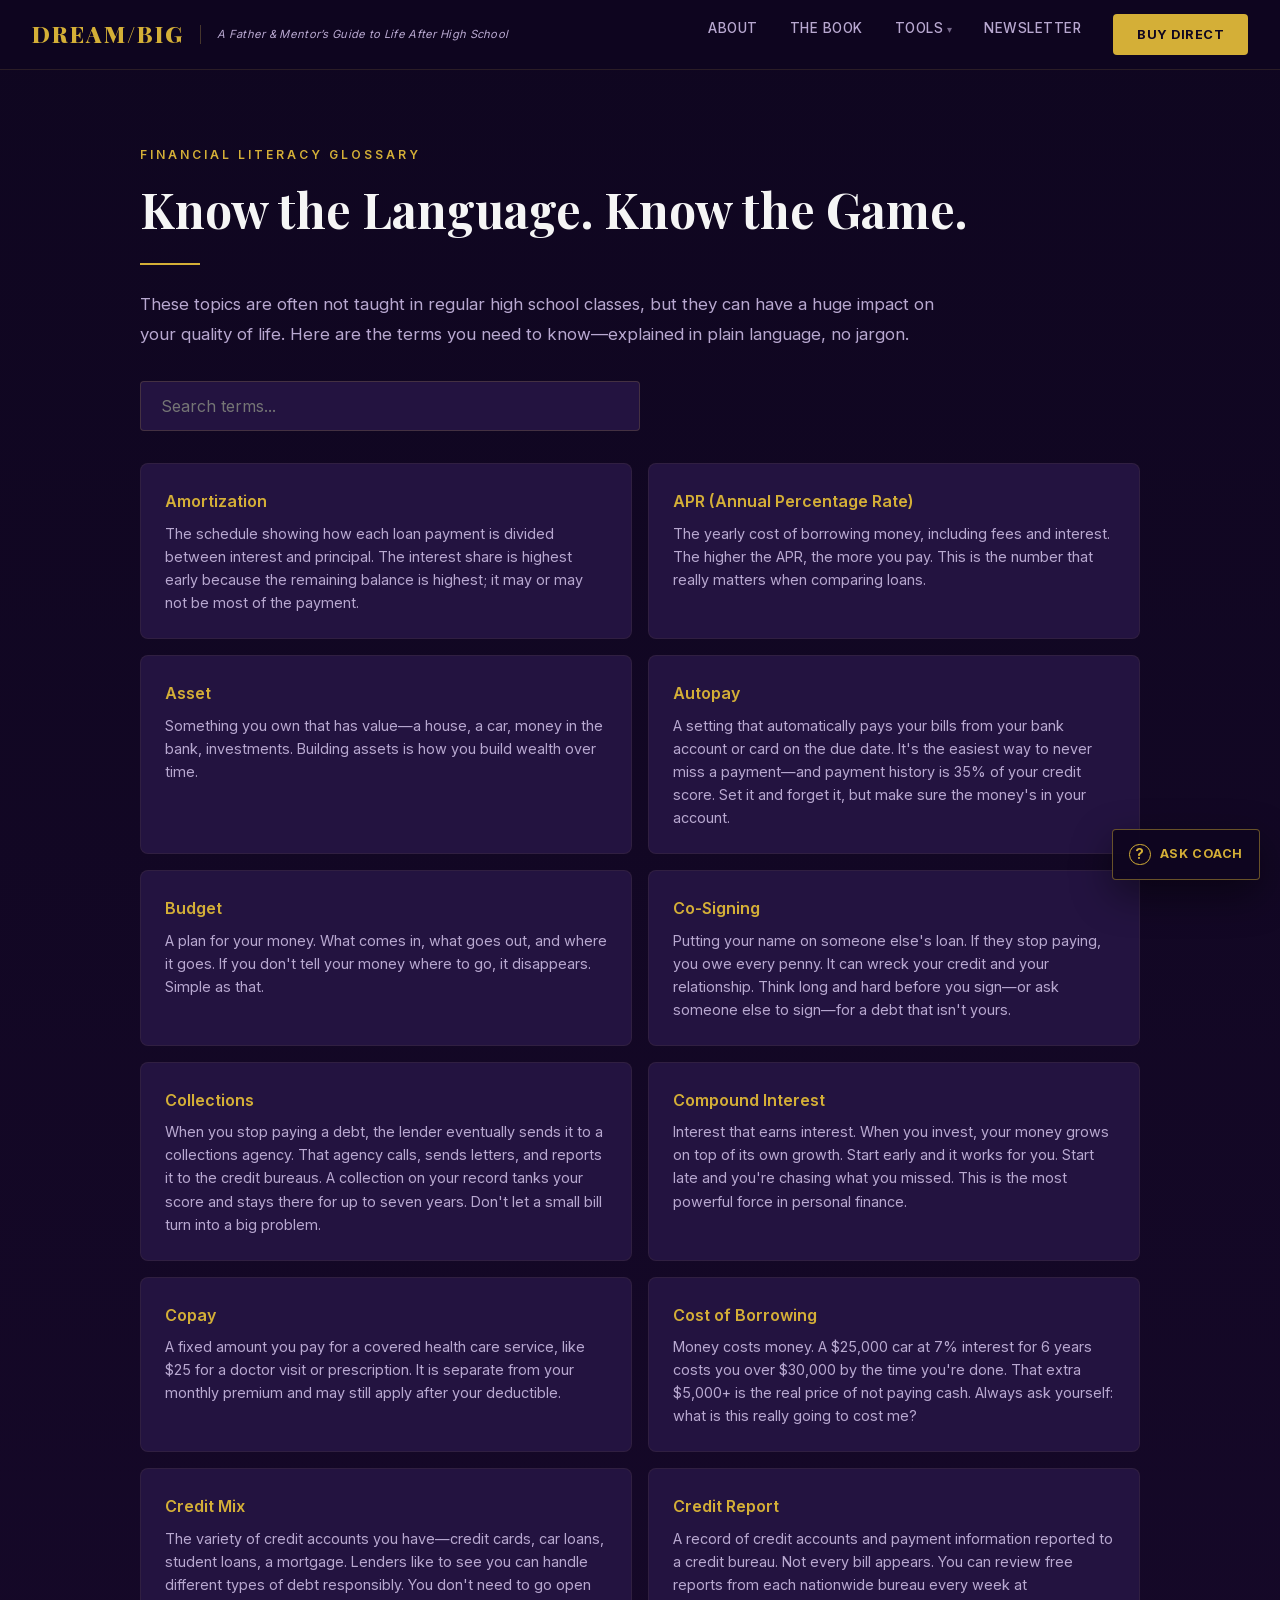
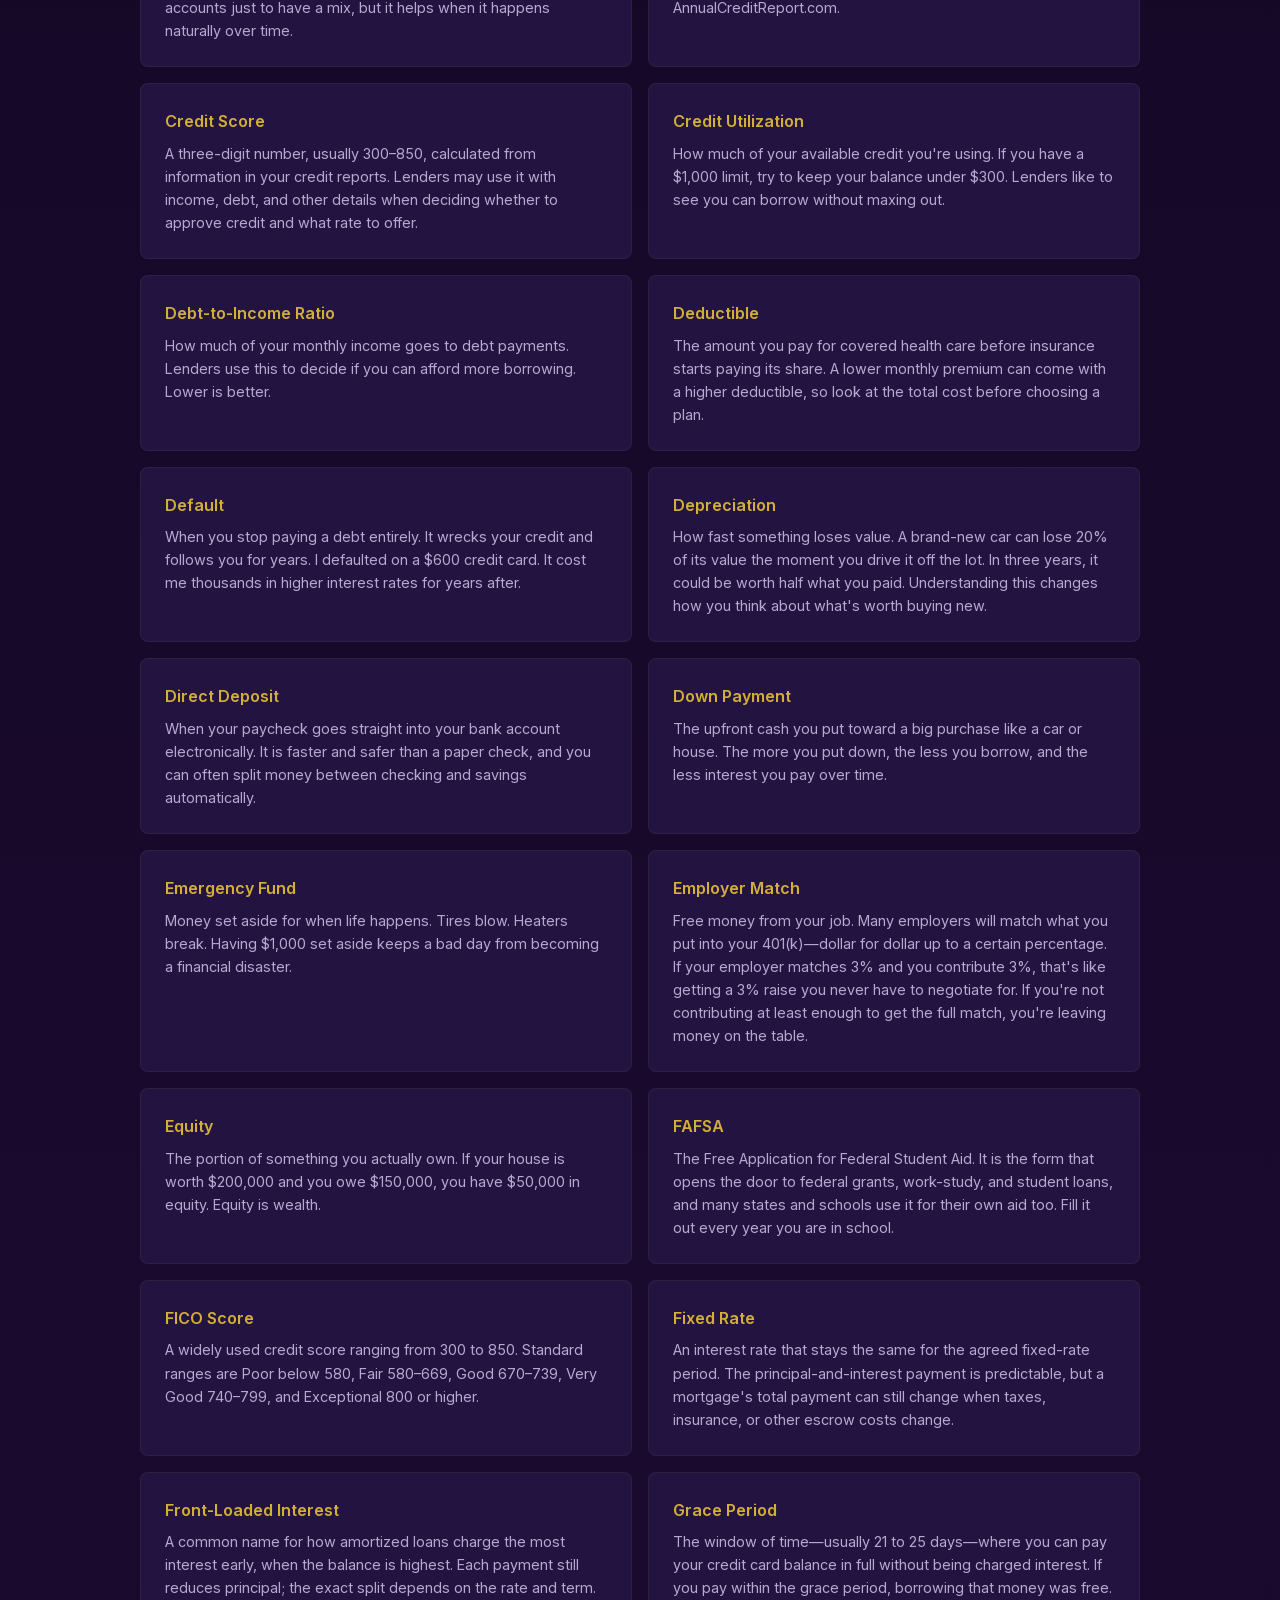
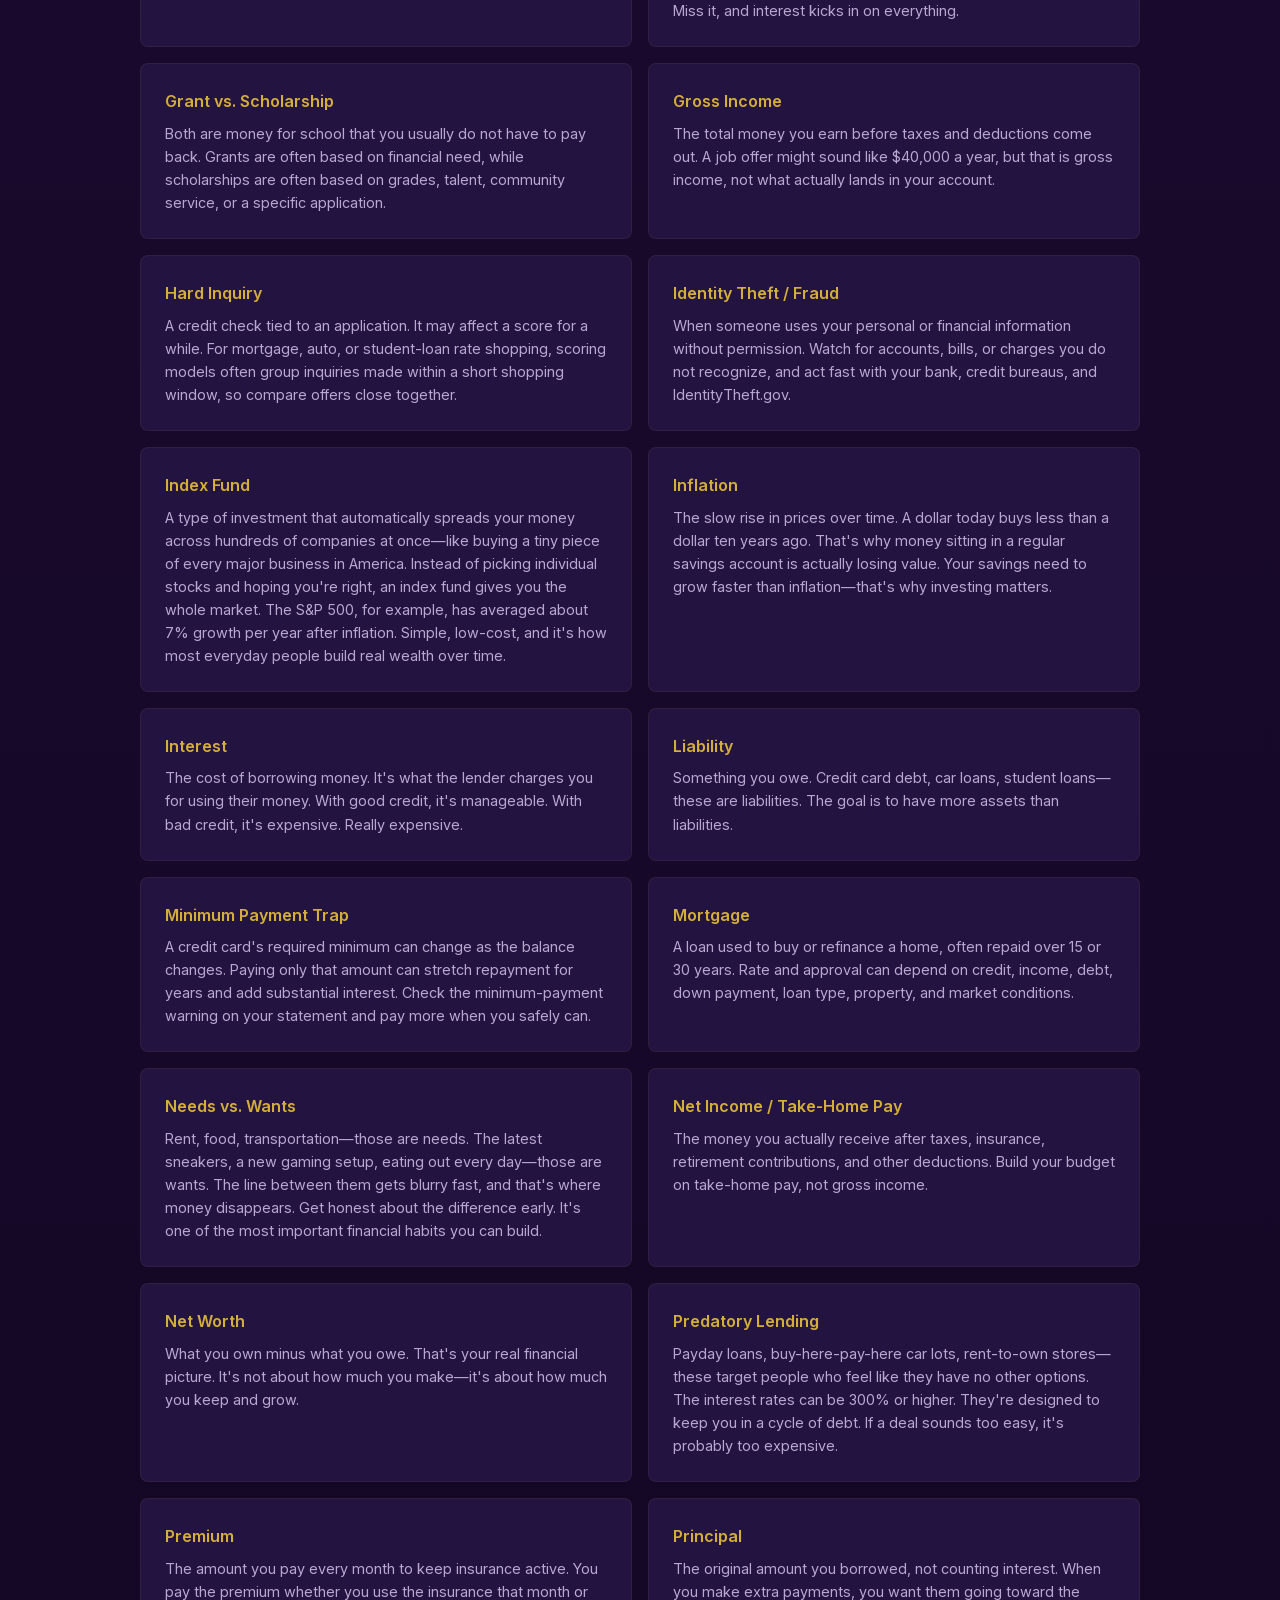
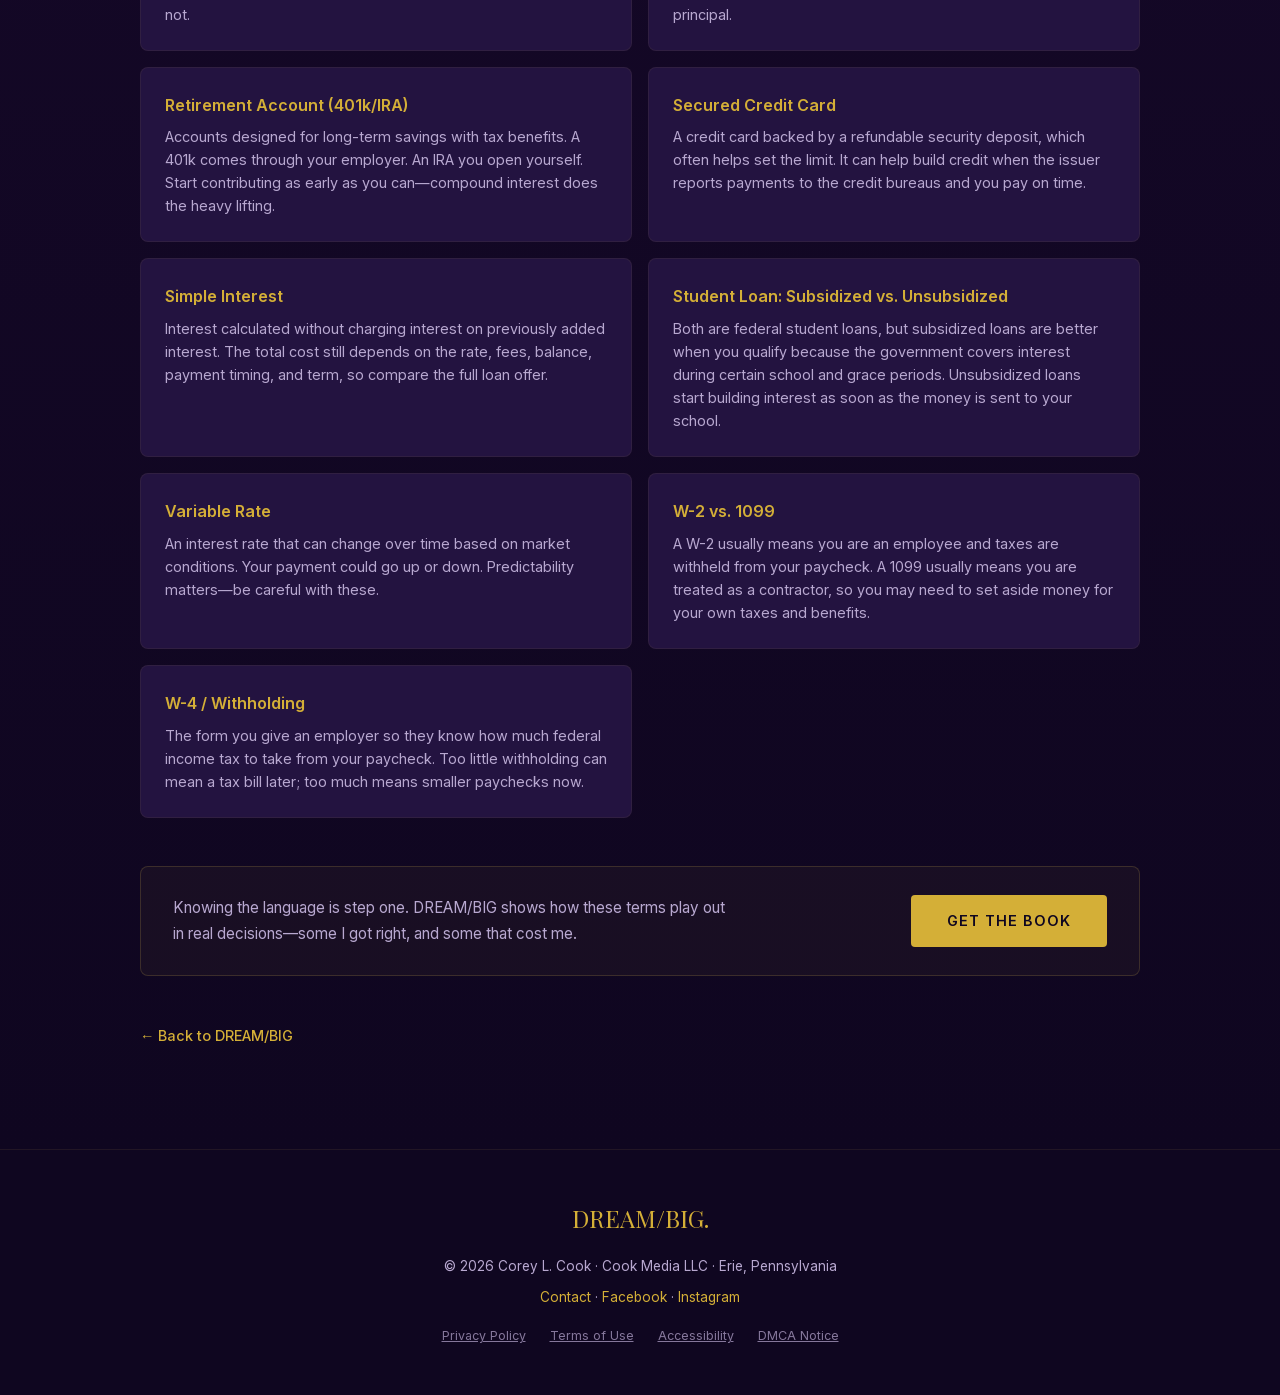
<file: glossary.html>
<!DOCTYPE html>
<html lang="en">
<head>
<!-- Google tag (gtag.js) -->
<script async src="https://www.googletagmanager.com/gtag/js?id=G-JGYNWJQC7G"></script>
<script>
  window.dataLayer = window.dataLayer || [];
  function gtag(){dataLayer.push(arguments);}
  gtag('js', new Date());
  gtag('config', 'G-JGYNWJQC7G');
</script>
<!-- Vercel Web Analytics -->
<script src="analytics.js" defer></script>
<meta charset="UTF-8">
<meta name="viewport" content="width=device-width, initial-scale=1.0">
<title>Financial Literacy Glossary — DREAM/BIG by Corey L. Cook</title>
<meta name="description" content="Financial literacy glossary from DREAM/BIG — 51 essential money terms explained in plain language. No jargon, just real talk. Learn APR, credit scores, FAFSA, paychecks, insurance, and more.">
<meta property="og:title" content="Financial Literacy Glossary — DREAM/BIG by Corey L. Cook">
<meta property="og:description" content="51 essential money terms explained in plain language. No jargon, just real talk.">
<meta property="og:type" content="website">
<meta property="og:url" content="https://www.lifeafterhighschoolbook.com/glossary.html">
<meta property="og:image" content="https://www.lifeafterhighschoolbook.com/images/og-image.png">
<meta property="og:image:width" content="1200">
<meta property="og:image:height" content="630">
<meta property="og:image:alt" content="DREAM/BIG financial literacy glossary for life after high school">
<meta property="og:site_name" content="DREAM/BIG — Life After High School">
<meta name="twitter:card" content="summary_large_image">
<meta name="twitter:title" content="Financial Literacy Glossary — DREAM/BIG by Corey L. Cook">
<meta name="twitter:description" content="51 essential money terms explained in plain language. No jargon, just real talk.">
<meta name="twitter:image" content="https://www.lifeafterhighschoolbook.com/images/og-image.png">
<meta name="twitter:image:alt" content="DREAM/BIG financial literacy glossary for life after high school">
<link rel="canonical" href="https://www.lifeafterhighschoolbook.com/glossary.html">
<link rel="icon" type="image/svg+xml" href="images/favicon.svg">
<link rel="icon" type="image/png" sizes="32x32" href="images/favicon-32.png">
<link rel="icon" type="image/png" sizes="512x512" href="images/favicon-512.png">
<link rel="apple-touch-icon" sizes="180x180" href="images/favicon-180.png">
<link rel="preload" href="fonts/inter-latin.woff2" as="font" type="font/woff2" crossorigin>
<link rel="preload" href="fonts/playfair-display-latin.woff2" as="font" type="font/woff2" crossorigin>
<link rel="stylesheet" href="fonts.css">
<link rel="stylesheet" href="assistant.css">
<script src="assistant.js" defer></script>
<style>

  :root {
    --gold: #D4AF37;
    --gold-light: #F0D060;
    --purple-deep: #0F0620;
    --purple-dark: #1A0A2E;
    --purple-mid: #2D1B4E;
    --purple-card: #231340;
    --purple-surface: #2E1A50;
    --purple-light: #3D2766;
    --text: #F5F5F5;
    --text-muted: #B8A8D0;
    --accent: #C9A84C;
  }

  * { margin: 0; padding: 0; box-sizing: border-box; }
  html { scroll-behavior: smooth; }

  body {
    font-family: 'Inter', sans-serif;
    background: var(--purple-deep);
    color: var(--text);
    line-height: 1.7;
    -webkit-font-smoothing: antialiased;
  }

  /* NAV */
  .site-nav {
    position: fixed; top: 0; left: 0; right: 0; z-index: 100;
    background: rgba(15,6,32,0.95); backdrop-filter: blur(20px);
    border-bottom: 1px solid rgba(201,168,76,0.15);
    padding: 0 2rem; height: 70px;
    display: flex; align-items: center; justify-content: space-between;
  }
  .nav-brand { display: flex; align-items: center; gap: 1rem; text-decoration: none; }
  .nav-logo { font-family: 'Playfair Display', serif; font-weight: 900; font-size: 1.4rem; color: var(--gold); letter-spacing: 2px; white-space: nowrap; }
  .nav-subtitle { color: var(--text-muted); font-size: 0.7rem; font-weight: 400; font-style: italic; letter-spacing: 0.3px; white-space: nowrap; border-left: 1px solid rgba(201,168,76,0.3); padding-left: 1rem; }
  .nav-links { display: flex; gap: 2rem; list-style: none; }
  .nav-links a { color: var(--text-muted); text-decoration: none; font-size: 0.85rem; font-weight: 500; letter-spacing: 0.5px; text-transform: uppercase; transition: color 0.3s; }
  .nav-links a:hover { color: var(--gold); }
  .nav-toggle { display: none; background: none; border: none; color: var(--gold); font-size: 1.5rem; cursor: pointer; }
  .nav-dropdown { position: relative; }
  .nav-dropdown > a, .nav-dropdown-trigger { cursor: pointer; }
  .nav-dropdown-trigger {
    background: none; border: none; padding: 0; font-family: inherit;
    color: var(--text-muted); font-size: 0.85rem; font-weight: 500;
    letter-spacing: 0.5px; text-transform: uppercase; transition: color 0.3s;
  }
  .nav-dropdown-trigger:hover { color: var(--gold); }
  .nav-dropdown > a::after, .nav-dropdown-trigger::after { content: ' \25BE'; font-size: 0.65rem; opacity: 0.6; }
  .nav-dropdown-menu {
    display: none; position: absolute; top: 100%; left: 50%; transform: translateX(-50%);
    padding-top: 12px;
  }
  .nav-dropdown-menu-inner {
    background: rgba(15,6,32,0.98); border: 1px solid rgba(201,168,76,0.2);
    border-radius: 8px; padding: 0.5rem 0; min-width: 180px;
    box-shadow: 0 12px 40px rgba(0,0,0,0.5); backdrop-filter: blur(20px);
  }
  .nav-dropdown:hover .nav-dropdown-menu,
  .nav-dropdown.open .nav-dropdown-menu { display: block; }
  .nav-dropdown-menu a {
    display: block; padding: 0.6rem 1.25rem; font-size: 0.8rem !important;
    letter-spacing: 0.5px; white-space: nowrap; transition: background 0.2s;
  }
  .nav-dropdown-menu a:hover { background: rgba(201,168,76,0.1); color: var(--gold) !important; }

  .btn {
    display: inline-block; padding: 14px 36px; font-size: 0.9rem; font-weight: 600;
    letter-spacing: 1px; text-transform: uppercase; text-decoration: none;
    border-radius: 4px; transition: all 0.3s; cursor: pointer; border: none;
  }
  .btn-gold { background: var(--gold); color: var(--purple-deep); }
  .btn-gold:hover { background: var(--gold-light); transform: translateY(-2px); box-shadow: 0 8px 30px rgba(201,168,76,0.3); }
  .nav-links .btn-gold { color: var(--purple-deep); font-size: 0.8rem; font-weight: 700; }
  .nav-links .btn-gold:hover { color: var(--purple-deep); }
  .btn-nav { padding: 10px 24px; font-size: 0.8rem; letter-spacing: 0.8px; }

  /* SECTIONS */
  section { padding: 100px 2rem; }
  .container { max-width: 1000px; margin: 0 auto; }

  .section-label {
    display: inline-block; font-size: 0.75rem; letter-spacing: 3px; text-transform: uppercase;
    color: var(--gold); margin-bottom: 1rem; font-weight: 600;
  }
  .section-title {
    font-family: 'Playfair Display', serif; font-size: clamp(2rem, 4vw, 3rem);
    font-weight: 700; margin-bottom: 1.5rem; line-height: 1.2;
  }
  .section-text { color: var(--text-muted); font-size: 1.05rem; max-width: 800px; line-height: 1.8; }

  /* DIVIDER */
  .divider { width: 60px; height: 2px; background: var(--gold); margin: 1.5rem 0; }

  /* GLOSSARY */
  .glossary {
    padding-top: 140px;
    background: linear-gradient(180deg, var(--purple-deep) 0%, var(--purple-dark) 50%, var(--purple-deep) 100%);
    min-height: 100vh;
  }
  .glossary-search {
    width: 100%; max-width: 500px; padding: 14px 20px; background: var(--purple-card);
    border: 1px solid rgba(201,168,76,0.2); border-radius: 4px; color: var(--text);
    font-size: 1rem; margin-bottom: 2rem; font-family: 'Inter', sans-serif;
  }
  .glossary-search:focus { outline: 2px solid var(--gold-light); outline-offset: 2px; border-color: var(--gold); }
  .glossary-grid {
    display: grid; grid-template-columns: 1fr 1fr; gap: 1rem;
  }
  .glossary-item {
    background: var(--purple-card); border: 1px solid rgba(201,168,76,0.08);
    border-radius: 8px; padding: 1.5rem; transition: border-color 0.3s;
  }
  .glossary-item:hover { border-color: rgba(201,168,76,0.25); }
  .glossary-empty {
    grid-column: 1 / -1; background: var(--purple-card);
    border: 1px solid rgba(201,168,76,0.08); border-radius: 8px;
    padding: 1.5rem; color: var(--text-muted); font-size: 0.95rem;
  }
  .glossary-term { font-weight: 600; font-size: 1rem; color: var(--gold); margin-bottom: 0.4rem; }
  .glossary-def { color: var(--text-muted); font-size: 0.9rem; line-height: 1.6; }

  .back-link {
    display: inline-flex; align-items: center; gap: 0.5rem;
    color: var(--gold); text-decoration: none; font-size: 0.9rem; font-weight: 500;
    margin-top: 3rem; transition: opacity 0.3s;
  }
  .back-link:hover { opacity: 0.8; }

  /* FOOTER */
  footer {
    padding: 3rem 2rem; text-align: center; border-top: 1px solid rgba(201,168,76,0.1);
    background: var(--purple-deep);
  }
  footer p { color: var(--text-muted); font-size: 0.85rem; }
  footer a { color: var(--gold); text-decoration: none; }
  .footer-legal { margin-top: 1rem; display: flex; gap: 1.5rem; justify-content: center; flex-wrap: wrap; }
  .footer-legal a { font-size: 0.78rem; color: var(--text-muted); text-decoration: underline; opacity: 0.7; transition: opacity 0.3s; }
  .footer-legal a:hover { opacity: 1; color: var(--gold); }

  /* LEGAL PAGES (modal overlay) */
  .legal-overlay {
    display: none; position: fixed; inset: 0; z-index: 200;
    background: rgba(15,6,32,0.95); backdrop-filter: blur(10px);
    overflow-y: auto; padding: 100px 2rem 3rem;
  }
  .legal-overlay.active { display: block; }
  .legal-content {
    max-width: 700px; margin: 0 auto;
  }
  .legal-content h2 {
    font-family: 'Playfair Display', serif; font-size: 2rem; color: var(--gold);
    margin-bottom: 1.5rem;
  }
  .legal-content h3 {
    font-size: 1.1rem; font-weight: 600; color: var(--text); margin: 1.5rem 0 0.75rem;
  }
  .legal-content p {
    color: var(--text-muted); font-size: 0.95rem; line-height: 1.8; margin-bottom: 1rem;
  }
  .legal-content ul {
    color: var(--text-muted); font-size: 0.95rem; line-height: 1.8;
    margin: 0 0 1rem 1.5rem;
  }
  .legal-close {
    position: fixed; top: 20px; right: 30px; z-index: 210;
    background: var(--purple-card); border: 1px solid rgba(201,168,76,0.3);
    color: var(--gold); width: 40px; height: 40px; border-radius: 50%;
    font-size: 1.2rem; cursor: pointer; display: flex; align-items: center;
    justify-content: center; transition: background 0.3s;
  }
  .legal-close:hover { background: var(--purple-light); }

  /* RESPONSIVE */
  @media (max-width: 1024px) {
    .nav-links { display: none; }
    .nav-toggle { display: grid; place-items: center; min-width: 44px; min-height: 44px; }
    .nav-subtitle { display: none; }
    .nav-links.open {
      display: flex; flex-direction: column; align-items: flex-start; position: absolute;
      top: 70px; left: 0; right: 0; max-height: calc(100vh - 70px);
      max-height: calc(100dvh - 70px); overflow-y: auto;
      background: rgba(15,6,32,0.98); padding: 1.25rem 2rem;
      gap: 0.35rem; border-bottom: 1px solid rgba(201,168,76,0.15);
    }
    .nav-links.open > li { width: 100%; }
    .nav-links.open a, .nav-links.open .nav-dropdown-trigger { display: flex; align-items: center; width: 100%; min-height: 44px; }
    .nav-dropdown > a::after, .nav-dropdown-trigger::after { display: none; }
    .nav-dropdown-menu { display: block; position: static; transform: none; padding: 0; min-width: 0; }
    .nav-dropdown-menu-inner { background: none; border: none; box-shadow: none; padding: 0; min-width: 0; backdrop-filter: none; }
    .nav-dropdown-menu a { padding: 0 0 0 1rem; font-size: 0.85rem !important; }
  }

  @media (max-width: 768px) {
    .nav-links { display: none; }
    .nav-toggle { display: block; }
    .nav-subtitle { display: none; }
    .nav-links.open {
      display: flex; flex-direction: column; position: absolute;
      top: 70px; left: 0; right: 0; background: rgba(15,6,32,0.98);
      padding: 2rem; gap: 1.5rem; border-bottom: 1px solid rgba(201,168,76,0.15);
    }
    .nav-dropdown > a::after, .nav-dropdown-trigger::after { display: none; }
    .nav-dropdown-menu { display: block; position: static; transform: none; padding: 0; min-width: 0; }
    .nav-dropdown-menu-inner { background: none; border: none; box-shadow: none; padding: 0; min-width: 0; backdrop-filter: none; }
    .nav-dropdown-menu a { padding: 0; font-size: 0.85rem !important; }
    .glossary-grid { grid-template-columns: 1fr; }
    section { padding: 60px 1.25rem; }
    .glossary { padding-top: 100px; }
  }

  /* ACCESSIBILITY */
  .skip-link{position:absolute;left:-9999px;top:0;z-index:1000;background:var(--gold);color:var(--purple-deep);padding:.6rem 1rem;border-radius:0 0 6px 0;font-weight:700;text-decoration:none}
  .skip-link:focus{left:0}
  :focus-visible{outline:2px solid var(--gold-light);outline-offset:2px}
  .nav-dropdown:focus-within .nav-dropdown-menu{display:block}

  @media (prefers-reduced-motion:reduce){html{scroll-behavior:auto}*,*::before,*::after{animation-duration:.001ms!important;animation-iteration-count:1!important;transition-duration:.001ms!important;scroll-behavior:auto!important}}
  .book-cta {
    margin-top: 3rem; padding: 1.75rem 2rem;
    background: rgba(201,168,76,0.05); border: 1px solid rgba(201,168,76,0.2);
    border-radius: 8px; display: flex; flex-wrap: wrap; align-items: center;
    justify-content: space-between; gap: 1.25rem;
  }
  .book-cta p { color: var(--text-muted); font-size: 0.95rem; line-height: 1.7; max-width: 560px; margin: 0; }
</style>
<script type="application/ld+json">
{
  "@context": "https://schema.org",
  "@type": "DefinedTermSet",
  "name": "DREAM/BIG Financial Glossary",
  "url": "https://www.lifeafterhighschoolbook.com/glossary.html",
  "hasDefinedTerm": [
    {
      "@type": "DefinedTerm",
      "name": "APR (Annual Percentage Rate)",
      "description": "The yearly cost of borrowing money, including fees and interest. The higher the APR, the more you pay. This is the number that really matters when comparing loans."
    },
    {
      "@type": "DefinedTerm",
      "name": "Asset",
      "description": "Something you own that has value—a house, a car, money in the bank, investments. Building assets is how you build wealth over time."
    },
    {
      "@type": "DefinedTerm",
      "name": "Autopay",
      "description": "A setting that automatically pays your bills from your bank account or card on the due date. It's the easiest way to never miss a payment—and payment history is 35% of your credit score. Set it and forget it, but make sure the money's in your account."
    },
    {
      "@type": "DefinedTerm",
      "name": "Amortization",
      "description": "The schedule showing how each loan payment is divided between interest and principal. The interest share is highest early because the remaining balance is highest; it may or may not be most of the payment."
    },
    {
      "@type": "DefinedTerm",
      "name": "Budget",
      "description": "A plan for your money. What comes in, what goes out, and where it goes. If you don't tell your money where to go, it disappears. Simple as that."
    },
    {
      "@type": "DefinedTerm",
      "name": "Co-Signing",
      "description": "Putting your name on someone else's loan. If they stop paying, you owe every penny. It can wreck your credit and your relationship. Think long and hard before you sign—or ask someone else to sign—for a debt that isn't yours."
    },
    {
      "@type": "DefinedTerm",
      "name": "Collections",
      "description": "When you stop paying a debt, the lender eventually sends it to a collections agency. That agency calls, sends letters, and reports it to the credit bureaus. A collection on your record tanks your score and stays there for up to seven years. Don't let a small bill turn into a big problem."
    },
    {
      "@type": "DefinedTerm",
      "name": "Copay",
      "description": "A fixed amount you pay for a covered health care service, like $25 for a doctor visit or prescription. It is separate from your monthly premium and may still apply after your deductible."
    },
    {
      "@type": "DefinedTerm",
      "name": "Compound Interest",
      "description": "Interest that earns interest. When you invest, your money grows on top of its own growth. Start early and it works for you. Start late and you're chasing what you missed. This is the most powerful force in personal finance."
    },
    {
      "@type": "DefinedTerm",
      "name": "Cost of Borrowing",
      "description": "Money costs money. A $25,000 car at 7% interest for 6 years costs you over $30,000 by the time you're done. That extra $5,000+ is the real price of not paying cash. Always ask yourself: what is this really going to cost me?"
    },
    {
      "@type": "DefinedTerm",
      "name": "Credit Score",
      "description": "A three-digit number, usually 300–850, calculated from information in your credit reports. Lenders may use it with income, debt, and other details when deciding whether to approve credit and what rate to offer."
    },
    {
      "@type": "DefinedTerm",
      "name": "Credit Report",
      "description": "A record of credit accounts and payment information reported to a credit bureau. Not every bill appears. You can review free reports from each nationwide bureau every week at AnnualCreditReport.com."
    },
    {
      "@type": "DefinedTerm",
      "name": "Credit Utilization",
      "description": "How much of your available credit you're using. If you have a $1,000 limit, try to keep your balance under $300. Lenders like to see you can borrow without maxing out."
    },
    {
      "@type": "DefinedTerm",
      "name": "Credit Mix",
      "description": "The variety of credit accounts you have—credit cards, car loans, student loans, a mortgage. Lenders like to see you can handle different types of debt responsibly. You don't need to go open accounts just to have a mix, but it helps when it happens naturally over time."
    },
    {
      "@type": "DefinedTerm",
      "name": "Debt-to-Income Ratio",
      "description": "How much of your monthly income goes to debt payments. Lenders use this to decide if you can afford more borrowing. Lower is better."
    },
    {
      "@type": "DefinedTerm",
      "name": "Deductible",
      "description": "The amount you pay for covered health care before insurance starts paying its share. A lower monthly premium can come with a higher deductible, so look at the total cost before choosing a plan."
    },
    {
      "@type": "DefinedTerm",
      "name": "Default",
      "description": "When you stop paying a debt entirely. It wrecks your credit and follows you for years. I defaulted on a $600 credit card. It cost me thousands in higher interest rates for years after."
    },
    {
      "@type": "DefinedTerm",
      "name": "Depreciation",
      "description": "How fast something loses value. A brand-new car can lose 20% of its value the moment you drive it off the lot. In three years, it could be worth half what you paid. Understanding this changes how you think about what's worth buying new."
    },
    {
      "@type": "DefinedTerm",
      "name": "Direct Deposit",
      "description": "When your paycheck goes straight into your bank account electronically. It is faster and safer than a paper check, and you can often split money between checking and savings automatically."
    },
    {
      "@type": "DefinedTerm",
      "name": "Down Payment",
      "description": "The upfront cash you put toward a big purchase like a car or house. The more you put down, the less you borrow, and the less interest you pay over time."
    },
    {
      "@type": "DefinedTerm",
      "name": "Emergency Fund",
      "description": "Money set aside for when life happens. Tires blow. Heaters break. Having $1,000 set aside keeps a bad day from becoming a financial disaster."
    },
    {
      "@type": "DefinedTerm",
      "name": "Employer Match",
      "description": "Free money from your job. Many employers will match what you put into your 401(k)—dollar for dollar up to a certain percentage. If your employer matches 3% and you contribute 3%, that's like getting a 3% raise you never have to negotiate for. If you're not contributing at least enough to get the full match, you're leaving money on the table."
    },
    {
      "@type": "DefinedTerm",
      "name": "Equity",
      "description": "The portion of something you actually own. If your house is worth $200,000 and you owe $150,000, you have $50,000 in equity. Equity is wealth."
    },
    {
      "@type": "DefinedTerm",
      "name": "FAFSA",
      "description": "The Free Application for Federal Student Aid. It is the form that opens the door to federal grants, work-study, and student loans, and many states and schools use it for their own aid too. Fill it out every year you are in school."
    },
    {
      "@type": "DefinedTerm",
      "name": "FICO Score",
      "description": "A widely used credit score ranging from 300 to 850. Standard ranges are Poor below 580, Fair 580–669, Good 670–739, Very Good 740–799, and Exceptional 800 or higher."
    },
    {
      "@type": "DefinedTerm",
      "name": "Fixed Rate",
      "description": "An interest rate that stays the same for the agreed fixed-rate period. The principal-and-interest payment is predictable, but a mortgage's total payment can still change when taxes, insurance, or other escrow costs change."
    },
    {
      "@type": "DefinedTerm",
      "name": "Front-Loaded Interest",
      "description": "A common name for how amortized loans charge the most interest early, when the balance is highest. Each payment still reduces principal; the exact split depends on the rate and term."
    },
    {
      "@type": "DefinedTerm",
      "name": "Hard Inquiry",
      "description": "A credit check tied to an application. It may affect a score for a while. For mortgage, auto, or student-loan rate shopping, scoring models often group inquiries made within a short shopping window, so compare offers close together."
    },
    {
      "@type": "DefinedTerm",
      "name": "Grace Period",
      "description": "The window of time—usually 21 to 25 days—where you can pay your credit card balance in full without being charged interest. If you pay within the grace period, borrowing that money was free. Miss it, and interest kicks in on everything."
    },
    {
      "@type": "DefinedTerm",
      "name": "Grant vs. Scholarship",
      "description": "Both are money for school that you usually do not have to pay back. Grants are often based on financial need, while scholarships are often based on grades, talent, community service, or a specific application."
    },
    {
      "@type": "DefinedTerm",
      "name": "Gross Income",
      "description": "The total money you earn before taxes and deductions come out. A job offer might sound like $40,000 a year, but that is gross income, not what actually lands in your account."
    },
    {
      "@type": "DefinedTerm",
      "name": "Index Fund",
      "description": "A type of investment that automatically spreads your money across hundreds of companies at once—like buying a tiny piece of every major business in America. Instead of picking individual stocks and hoping you're right, an index fund gives you the whole market. The S&P 500, for example, has averaged about 7% growth per year after inflation. Simple, low-cost, and it's how most everyday people build real wealth over time."
    },
    {
      "@type": "DefinedTerm",
      "name": "Identity Theft / Fraud",
      "description": "When someone uses your personal or financial information without permission. Watch for accounts, bills, or charges you do not recognize, and act fast with your bank, credit bureaus, and IdentityTheft.gov."
    },
    {
      "@type": "DefinedTerm",
      "name": "Inflation",
      "description": "The slow rise in prices over time. A dollar today buys less than a dollar ten years ago. That's why money sitting in a regular savings account is actually losing value. Your savings need to grow faster than inflation—that's why investing matters."
    },
    {
      "@type": "DefinedTerm",
      "name": "Interest",
      "description": "The cost of borrowing money. It's what the lender charges you for using their money. With good credit, it's manageable. With bad credit, it's expensive. Really expensive."
    },
    {
      "@type": "DefinedTerm",
      "name": "Liability",
      "description": "Something you owe. Credit card debt, car loans, student loans—these are liabilities. The goal is to have more assets than liabilities."
    },
    {
      "@type": "DefinedTerm",
      "name": "Minimum Payment Trap",
      "description": "A credit card's required minimum can change as the balance changes. Paying only that amount can stretch repayment for years and add substantial interest. Check the minimum-payment warning on your statement and pay more when you safely can."
    },
    {
      "@type": "DefinedTerm",
      "name": "Mortgage",
      "description": "A loan used to buy or refinance a home, often repaid over 15 or 30 years. Rate and approval can depend on credit, income, debt, down payment, loan type, property, and market conditions."
    },
    {
      "@type": "DefinedTerm",
      "name": "Needs vs. Wants",
      "description": "Rent, food, transportation—those are needs. The latest sneakers, a new gaming setup, eating out every day—those are wants. The line between them gets blurry fast, and that's where money disappears. Get honest about the difference early. It's one of the most important financial habits you can build."
    },
    {
      "@type": "DefinedTerm",
      "name": "Net Worth",
      "description": "What you own minus what you owe. That's your real financial picture. It's not about how much you make—it's about how much you keep and grow."
    },
    {
      "@type": "DefinedTerm",
      "name": "Net Income / Take-Home Pay",
      "description": "The money you actually receive after taxes, insurance, retirement contributions, and other deductions. Build your budget on take-home pay, not gross income."
    },
    {
      "@type": "DefinedTerm",
      "name": "Predatory Lending",
      "description": "Payday loans, buy-here-pay-here car lots, rent-to-own stores—these target people who feel like they have no other options. The interest rates can be 300% or higher. They're designed to keep you in a cycle of debt. If a deal sounds too easy, it's probably too expensive."
    },
    {
      "@type": "DefinedTerm",
      "name": "Premium",
      "description": "The amount you pay every month to keep insurance active. You pay the premium whether you use the insurance that month or not."
    },
    {
      "@type": "DefinedTerm",
      "name": "Principal",
      "description": "The original amount you borrowed, not counting interest. When you make extra payments, you want them going toward the principal."
    },
    {
      "@type": "DefinedTerm",
      "name": "Retirement Account (401k/IRA)",
      "description": "Accounts designed for long-term savings with tax benefits. A 401k comes through your employer. An IRA you open yourself. Start contributing as early as you can—compound interest does the heavy lifting."
    },
    {
      "@type": "DefinedTerm",
      "name": "Secured Credit Card",
      "description": "A credit card backed by a refundable security deposit, which often helps set the limit. It can help build credit when the issuer reports payments to the credit bureaus and you pay on time."
    },
    {
      "@type": "DefinedTerm",
      "name": "Simple Interest",
      "description": "Interest calculated without charging interest on previously added interest. The total cost still depends on the rate, fees, balance, payment timing, and term, so compare the full loan offer."
    },
    {
      "@type": "DefinedTerm",
      "name": "Student Loan: Subsidized vs. Unsubsidized",
      "description": "Both are federal student loans, but subsidized loans are better when you qualify because the government covers interest during certain school and grace periods. Unsubsidized loans start building interest as soon as the money is sent to your school."
    },
    {
      "@type": "DefinedTerm",
      "name": "Variable Rate",
      "description": "An interest rate that can change over time based on market conditions. Your payment could go up or down. Predictability matters—be careful with these."
    },
    {
      "@type": "DefinedTerm",
      "name": "W-2 vs. 1099",
      "description": "A W-2 usually means you are an employee and taxes are withheld from your paycheck. A 1099 usually means you are treated as a contractor, so you may need to set aside money for your own taxes and benefits."
    },
    {
      "@type": "DefinedTerm",
      "name": "W-4 / Withholding",
      "description": "The form you give an employer so they know how much federal income tax to take from your paycheck. Too little withholding can mean a tax bill later; too much means smaller paychecks now."
    }
  ]
}
</script>
</head>
<body>
<a href="#main" class="skip-link">Skip to content</a>

<!-- NAV -->
<nav class="site-nav" aria-label="Main">
  <a href="index.html" class="nav-brand">
    <span class="nav-logo">DREAM/BIG</span>
    <span class="nav-subtitle">A Father &amp; Mentor&rsquo;s Guide to Life After High School</span>
  </a>
  <button type="button" class="nav-toggle" aria-label="Menu" aria-expanded="false" aria-controls="nav-links" onclick="toggleNav(this)">&#9776;</button>
  <ul class="nav-links" id="nav-links">
    <li><a href="index.html#about">About</a></li>
    <li><a href="index.html#book">The Book</a></li>
    <li class="nav-dropdown">
      <button type="button" class="nav-dropdown-trigger" aria-expanded="false" aria-haspopup="true" onclick="toggleTools(this)">Tools</button>
      <div class="nav-dropdown-menu"><div class="nav-dropdown-menu-inner">
        <a href="companion.html">Chapter Companion</a>
        <a href="first-money-moves.html">First Money Moves</a>
        <a href="calculators.html">Calculators</a>
        <a href="visualizer.html">Money Visualizer</a>
        <a href="glossary.html" style="color:var(--gold);">Glossary</a>
      </div></div>
    </li>
    <li><a href="index.html#newsletter">Newsletter</a></li>
    <li><a href="https://shop.ingramspark.com/b/084?params=auYcam1uPTDm9D041XR3ygueD2kILv5ChfIouqtAr0y" class="btn btn-gold btn-nav" target="_blank" rel="noopener" data-buy-link="ingram" data-buy-location="nav-glossary">Buy Direct</a></li>
  </ul>
</nav>

<main id="main">

<!-- GLOSSARY -->
<section class="glossary">
  <div class="container">
    <span class="section-label">Financial Literacy Glossary</span>
    <h1 class="section-title">Know the Language. Know the Game.</h1>
    <div class="divider"></div>
    <p class="section-text" style="margin-bottom:2rem;">These topics are often not taught in regular high school classes, but they can have a huge impact on your quality of life. Here are the terms you need to know&mdash;explained in plain language, no jargon.</p>
    <input type="text" id="glossary-search" class="glossary-search" placeholder="Search terms..." aria-label="Search glossary terms" oninput="filterGlossary(this.value)">
    <div class="glossary-grid" id="glossary-grid" aria-live="polite"></div>
    <div class="book-cta">
      <p>Knowing the language is step one. DREAM/BIG shows how these terms play out in real decisions&mdash;some I got right, and some that cost me.</p>
      <a href="https://shop.ingramspark.com/b/084?params=auYcam1uPTDm9D041XR3ygueD2kILv5ChfIouqtAr0y" class="btn btn-gold" target="_blank" rel="noopener" data-buy-link="ingram" data-buy-location="glossary-footer">Get the Book</a>
    </div>
    <a href="index.html" class="back-link">&larr; Back to DREAM/BIG</a>
  </div>
</section>

</main>

<!-- FOOTER -->
<footer>
  <p style="font-family:'Playfair Display',serif; font-size:1.5rem; color:var(--gold); margin-bottom:1rem;">DREAM/BIG.</p>
  <p>&copy; 2026 Corey L. Cook &middot; Cook Media LLC &middot; Erie, Pennsylvania</p>
  <p style="margin-top:0.5rem;"><a href="mailto:corey@cook-media.com">Contact</a> &middot; <a href="https://www.facebook.com/profile.php?id=61587458533647" target="_blank" rel="noopener">Facebook</a> &middot; <a href="https://www.instagram.com/dreambigafterhs/" target="_blank" rel="noopener">Instagram</a></p>
  <div class="footer-legal">
    <a href="#" onclick="event.preventDefault(); openLegal('privacy');">Privacy Policy</a>
    <a href="#" onclick="event.preventDefault(); openLegal('terms');">Terms of Use</a>
    <a href="#" onclick="event.preventDefault(); openLegal('accessibility');">Accessibility</a>
    <a href="#" onclick="event.preventDefault(); openLegal('dmca');">DMCA Notice</a>
  </div>
</footer>

<!-- PRIVACY POLICY OVERLAY -->
<div class="legal-overlay" id="legal-privacy" role="dialog" aria-modal="true" aria-labelledby="legal-privacy-title">
  <button type="button" class="legal-close" onclick="closeLegal('privacy')" aria-label="Close">&times;</button>
  <div class="legal-content">
    <h2 id="legal-privacy-title">Privacy Policy</h2>
    <p><em>Last updated: September 22, 2026</em></p>

    <h3>Who We Are</h3>
    <p>This website is operated by Corey L. Cook / Cook Media LLC, located in Erie, Pennsylvania. This policy explains what information is collected when you visit lifeafterhighschoolbook.com, how it is used, and the choices you have.</p>

    <h3>What We Collect</h3>
    <p><strong>Information you choose to give us.</strong> If you subscribe to the newsletter, we collect your email address.</p>
    <p><strong>Information collected automatically.</strong> Like most websites, we use analytics tools that record standard visit information, such as the pages you view, time on the site, approximate location, device type, browser, operating system, and the website that referred you. Details are in Cookies &amp; Tracking below.</p>
    <p><strong>AI Coach messages.</strong> If you use the optional Ask Coach chat, the question you type, recent messages in that conversation, and the name of the page you are on are sent through our server to an AI service provider so a response can be generated. Do not enter Social Security numbers, account numbers, passwords, bank logins, or other sensitive personal data.</p>
    <p><strong>What stays on your device.</strong> The numbers you enter into the calculators, First Money Moves tools, and Money Visualizer are processed in your browser and are not collected, stored, or transmitted. The Chapter Companion saves your checkmarks in your browser&rsquo;s local storage on this device only; they are not sent to us or synced. Use Reset progress, or clear this site&rsquo;s browser data, to remove them.</p>

    <h3>How We Use Your Information</h3>
    <p>Your email address is used only to send newsletter updates about new content, speaking events, financial tips, and DREAM/BIG community news. Analytics information is used to understand how the site is used and to improve it. AI Coach messages are used only to generate a response. We will never sell, rent, or share your email address with third parties for their marketing purposes.</p>

    <h3>Email Communications</h3>
    <p>By subscribing to our newsletter, you consent to receiving periodic emails. Every email will include an option to unsubscribe. We comply with the CAN-SPAM Act and all applicable email marketing regulations. Our physical mailing address is:</p>
    <p>Cook Media LLC<br>Erie, PA 16501</p>

    <h3>Cookies &amp; Tracking</h3>
    <p>This website uses Google Analytics and Vercel Web Analytics to help us understand how visitors use the site. Google Analytics may use cookies &mdash; small text files stored on your device &mdash; to collect standard internet log information and visitor behavior data. Vercel Web Analytics does not use tracking cookies and only stores anonymized analytics data.</p>
    <p>You can opt out of Google Analytics tracking by installing the <a href="https://tools.google.com/dlpage/gaoptout" style="color:var(--gold);" target="_blank" rel="noopener">Google Analytics Opt-out Browser Add-on</a>. Learn more about Vercel Web Analytics in Vercel&rsquo;s <a href="https://vercel.com/docs/analytics/privacy-policy" style="color:var(--gold);" target="_blank" rel="noopener">privacy and compliance documentation</a>.</p>
    <p>Our newsletter subscription form is powered by Kit. When you subscribe, your email address is stored and processed by Kit in accordance with their <a href="https://kit.com/privacy" style="color:var(--gold);" target="_blank" rel="noopener">privacy policy</a>.</p>

    <h3>Data Security</h3>
    <p>We take reasonable measures to protect your personal information. However, no method of electronic transmission or storage is 100% secure, and we cannot guarantee absolute security.</p>

    <h3>Your Rights</h3>
    <p>You may request access to, correction of, or deletion of your personal information at any time by contacting us at <a href="mailto:corey@cook-media.com" style="color:var(--gold);">corey@cook-media.com</a>.</p>

    <h3>California Privacy Rights (CCPA)</h3>
    <p>If you are a California resident, the California Consumer Privacy Act (CCPA) provides you with the following rights regarding your personal information:</p>
    <ul>
      <li><strong>Right to Know</strong> &mdash; You may request that we disclose what personal information we collect, use, and share about you.</li>
      <li><strong>Right to Delete</strong> &mdash; You may request that we delete personal information we have collected from you.</li>
      <li><strong>Right to Opt-Out</strong> &mdash; You have the right to opt out of the sale of your personal information. We do not sell your personal information.</li>
      <li><strong>Right to Non-Discrimination</strong> &mdash; We will not discriminate against you for exercising any of these rights.</li>
    </ul>
    <p>To exercise any of these rights, email us at <a href="mailto:corey@cook-media.com" style="color:var(--gold);">corey@cook-media.com</a>. We will respond to verifiable requests within 45 days.</p>

    <h3>Changes to This Policy</h3>
    <p>We may update this Privacy Policy from time to time. Changes will be posted here with an updated date at the top.</p>

    <h3>Contact</h3>
    <p>Questions about this policy? Email us at <a href="mailto:corey@cook-media.com" style="color:var(--gold);">corey@cook-media.com</a>.</p>
  </div>
</div>

<!-- TERMS OF USE OVERLAY -->
<div class="legal-overlay" id="legal-terms" role="dialog" aria-modal="true" aria-labelledby="legal-terms-title">
  <button type="button" class="legal-close" onclick="closeLegal('terms')" aria-label="Close">&times;</button>
  <div class="legal-content">
    <h2 id="legal-terms-title">Terms of Use</h2>
    <p><em>Last updated: September 22, 2026</em></p>

    <h3>Acceptance of Terms</h3>
    <p>By accessing and using this website (lifeafterhighschoolbook.com), you accept and agree to be bound by these Terms of Use. If you do not agree to these terms, please do not use this site.</p>

    <h3>Educational Purpose</h3>
    <p>The content on this website, including the book excerpts, Chapter Companion, First Money Moves tools, financial calculators, Money Visualizer, glossary, and AI Coach, is provided for general educational and informational purposes only. Nothing on this site constitutes professional academic, career, financial, investment, tax, credit, legal, or mental health advice.</p>

    <h3>Financial Tool Disclaimer</h3>
    <p>The calculators, First Money Moves tools, and Money Visualizer are for illustration and education. Results are estimates based on the inputs you provide and simplified formulas. They do not account for all factors that affect actual paychecks, loan terms, credit offers, or investment returns, including but not limited to fees, taxes, insurance, withholding, market volatility, or individual lender requirements. Always review real documents carefully and consult a qualified professional before making financial decisions.</p>

    <h3>AI Assistant Disclaimer</h3>
    <p>The optional DREAM/BIG AI Coach is an educational tool. It may provide incomplete or inaccurate information and does not provide professional financial, investment, tax, legal, or credit counseling advice. Do not share sensitive personal or account information with the assistant.</p>

    <h3>Your Decisions</h3>
    <p>Prompts and tool results are starting points, not guarantees. Review important decisions with trusted adults, school staff, official sources, or qualified professionals who understand your situation.</p>

    <h3>Chapter Companion Progress</h3>
    <p>Chapter checkmarks are saved only in your browser. They may be lost if you clear browser data, use another browser, or change devices. Progress is not tied to an account and is not synced.</p>

    <h3>Intellectual Property</h3>
    <p>All content on this website &mdash; including text, graphics, logos, images, tool designs, and the DREAM/BIG name and framework &mdash; is the property of Corey L. Cook and Cook Media LLC and is protected by applicable copyright and trademark laws. You may not reproduce, distribute, or create derivative works without prior written permission.</p>

    <h3>Third-Party Links</h3>
    <p>This website may contain links to external websites, including retailers. We are not responsible for the content, privacy practices, or availability of those sites.</p>

    <h3>Limitation of Liability</h3>
    <p>Corey L. Cook and Cook Media LLC shall not be liable for any damages arising from the use of this website, including but not limited to financial losses resulting from reliance on tool results, AI Coach responses, or other content provided on the site.</p>

    <h3>Governing Law</h3>
    <p>These terms are governed by and construed in accordance with the laws of the Commonwealth of Pennsylvania, without regard to its conflict of law provisions.</p>

    <h3>Changes to These Terms</h3>
    <p>We reserve the right to update these Terms of Use at any time. Continued use of the site after changes are posted constitutes acceptance of the revised terms.</p>

    <h3>Contact</h3>
    <p>Questions about these terms? Email us at <a href="mailto:corey@cook-media.com" style="color:var(--gold);">corey@cook-media.com</a>.</p>
  </div>
</div>

<!-- ACCESSIBILITY STATEMENT OVERLAY -->
<div class="legal-overlay" id="legal-accessibility" role="dialog" aria-modal="true" aria-labelledby="legal-accessibility-title">
  <button type="button" class="legal-close" onclick="closeLegal('accessibility')" aria-label="Close">&times;</button>
  <div class="legal-content">
    <h2 id="legal-accessibility-title">Accessibility Statement</h2>
    <p><em>Last updated: September 22, 2026</em></p>

    <h3>Our Commitment</h3>
    <p>Corey L. Cook and Cook Media LLC are committed to ensuring that lifeafterhighschoolbook.com is accessible to people with disabilities. We strive to meet the Web Content Accessibility Guidelines (WCAG) 2.1 at the AA level and continuously work to improve the accessibility of our site.</p>

    <h3>Accessibility Features</h3>
    <p>This website includes the following accessibility features:</p>
    <ul>
      <li>Semantic HTML structure with proper heading hierarchy</li>
      <li>Alt text on images</li>
      <li>Sufficient color contrast between text and backgrounds</li>
      <li>Keyboard-navigable interface elements</li>
      <li>Responsive design that supports browser zoom up to 200%</li>
      <li>Clearly labeled form inputs</li>
      <li>Support for reduced-motion preferences</li>
    </ul>

    <h3>Interactive Tools</h3>
    <p>The calculators, First Money Moves tools, Money Visualizer, and Chapter Companion update results as you change inputs. Form fields are labeled, and results are presented as text that can be read by assistive technologies.</p>

    <h3>Known Limitations</h3>
    <p>While we strive for full accessibility, some areas of the site may not yet be fully optimized for all assistive technologies. We are actively working to identify and address any remaining barriers.</p>

    <h3>Feedback</h3>
    <p>If you encounter any accessibility barriers on this site, or have suggestions for improvement, please contact us at <a href="mailto:corey@cook-media.com" style="color:var(--gold);">corey@cook-media.com</a>. We take accessibility feedback seriously and will work to address your concerns promptly.</p>
  </div>
</div>

<!-- DMCA NOTICE OVERLAY -->
<div class="legal-overlay" id="legal-dmca" role="dialog" aria-modal="true" aria-labelledby="legal-dmca-title">
  <button type="button" class="legal-close" onclick="closeLegal('dmca')" aria-label="Close">&times;</button>
  <div class="legal-content">
    <h2 id="legal-dmca-title">DMCA Notice</h2>
    <p><em>Last updated: September 22, 2026</em></p>

    <h3>Copyright Protection</h3>
    <p>All original content on this website &mdash; including written text, the DREAM/BIG framework, book excerpts, tool designs, and associated graphics &mdash; is the copyrighted property of Corey L. Cook and Cook Media LLC. This content is protected under the Digital Millennium Copyright Act (DMCA) and applicable copyright laws.</p>

    <h3>Reporting Copyright Infringement</h3>
    <p>If you believe that content on this website infringes upon your copyright, please send a written notification to our designated DMCA agent with the following information:</p>
    <ul>
      <li>A description of the copyrighted work you claim has been infringed</li>
      <li>A description of the material you claim is infringing, including the URL or location on the site</li>
      <li>Your name, address, telephone number, and email address</li>
      <li>A statement that you have a good faith belief that the use of the material is not authorized by the copyright owner, its agent, or the law</li>
      <li>A statement, made under penalty of perjury, that the information in your notification is accurate and that you are the copyright owner or are authorized to act on behalf of the owner</li>
      <li>Your physical or electronic signature</li>
    </ul>

    <h3>DMCA Agent</h3>
    <p>Corey L. Cook<br>Cook Media LLC<br>Erie, PA 16501<br><a href="mailto:corey@cook-media.com" style="color:var(--gold);">corey@cook-media.com</a></p>

    <h3>Counter-Notification</h3>
    <p>If you believe that material you posted was removed or disabled by mistake or misidentification, you may submit a counter-notification to the DMCA agent listed above with the required information under 17 U.S.C. &sect; 512(g).</p>

    <h3>Repeat Infringers</h3>
    <p>In accordance with the DMCA, we will terminate access for users who are repeat infringers of copyright in appropriate circumstances.</p>
  </div>
</div>

<script>
// MOBILE NAV
function toggleNav(btn) {
  var open = document.querySelector('.nav-links').classList.toggle('open');
  btn.setAttribute('aria-expanded', open ? 'true' : 'false');
}
// MOBILE NAV: close menu when a link is clicked
document.querySelectorAll('.nav-links a').forEach(function(link) {
  link.addEventListener('click', function() {
    document.querySelector('.nav-links').classList.remove('open');
    var toggle = document.querySelector('.nav-toggle');
    if (toggle) toggle.setAttribute('aria-expanded', 'false');
  });
});

// TOOLS DROPDOWN
function toggleTools(btn) {
  var dropdown = btn.closest('.nav-dropdown');
  var open = dropdown.classList.toggle('open');
  btn.setAttribute('aria-expanded', open ? 'true' : 'false');
}
function closeTools() {
  document.querySelectorAll('.nav-dropdown.open').forEach(function(d) {
    d.classList.remove('open');
    var trigger = d.querySelector('.nav-dropdown-trigger');
    if (trigger) trigger.setAttribute('aria-expanded', 'false');
  });
}

// LEGAL OVERLAY FUNCTIONS
var legalTrigger = null;
function getLegalFocusable(overlay) {
  return Array.prototype.slice.call(overlay.querySelectorAll('a[href], button:not([disabled]), input:not([disabled]), select:not([disabled]), textarea:not([disabled]), [tabindex]:not([tabindex="-1"])')).filter(function(el) {
    return el.offsetWidth || el.offsetHeight || el.getClientRects().length;
  });
}
function openLegal(type) {
  legalTrigger = document.activeElement;
  var overlay = document.getElementById('legal-' + type);
  overlay.classList.add('active');
  document.body.style.overflow = 'hidden';
  var closeBtn = overlay.querySelector('.legal-close');
  if (closeBtn) closeBtn.focus();
}
function closeLegal(type) {
  var overlay = document.getElementById('legal-' + type);
  if (!overlay) return;
  overlay.classList.remove('active');
  if (!document.querySelector('.legal-overlay.active')) document.body.style.overflow = '';
  if (legalTrigger) { legalTrigger.focus(); legalTrigger = null; }
}
document.addEventListener('keydown', function(e) {
  if (e.key === 'Escape') {
    closeTools();
    document.querySelectorAll('.legal-overlay.active').forEach(function(el) {
      closeLegal(el.id.replace('legal-', ''));
    });
    var links = document.querySelector('.nav-links');
    var toggle = document.querySelector('.nav-toggle');
    if (links && links.classList.contains('open')) {
      links.classList.remove('open');
      if (toggle) {
        toggle.setAttribute('aria-expanded', 'false');
        toggle.focus();
      }
    }
  }
  if (e.key === 'Tab') {
    var activeOverlay = document.querySelector('.legal-overlay.active');
    if (!activeOverlay) return;
    var focusable = getLegalFocusable(activeOverlay);
    if (!focusable.length) {
      e.preventDefault();
      activeOverlay.focus();
      return;
    }
    var first = focusable[0];
    var last = focusable[focusable.length - 1];
    if (e.shiftKey && document.activeElement === first) {
      e.preventDefault();
      last.focus();
    } else if (!e.shiftKey && document.activeElement === last) {
      e.preventDefault();
      first.focus();
    }
  }
});

// PURCHASE LINK TRACKING
(function() {
  function trackBuyClick(link) {
    var retailer = link.getAttribute('data-buy-link') || 'unknown';
    var location = link.getAttribute('data-buy-location') || 'unknown';
    var eventName = retailer === 'ingram' ? 'Buy Direct Click' : 'Buy Retailer Click';
    var eventData = { retailer: retailer, location: location };
    try {
      if (window.va) window.va('event', { name: eventName, data: eventData });
      if (window.gtag) {
        window.gtag('event', eventName.toLowerCase().replace(/\s+/g, '_'), {
          event_category: 'purchase',
          event_label: retailer + ':' + location
        });
      }
    } catch (err) {}
  }

  document.querySelectorAll('[data-buy-link]').forEach(function(link) {
    link.addEventListener('click', function() {
      trackBuyClick(link);
    });
  });
})();

// GLOSSARY
const glossaryTerms = [
  { term: "Amortization", def: "The schedule showing how each loan payment is divided between interest and principal. The interest share is highest early because the remaining balance is highest; it may or may not be most of the payment." },
  { term: "APR (Annual Percentage Rate)", def: "The yearly cost of borrowing money, including fees and interest. The higher the APR, the more you pay. This is the number that really matters when comparing loans." },
  { term: "Asset", def: "Something you own that has value—a house, a car, money in the bank, investments. Building assets is how you build wealth over time." },
  { term: "Autopay", def: "A setting that automatically pays your bills from your bank account or card on the due date. It's the easiest way to never miss a payment—and payment history is 35% of your credit score. Set it and forget it, but make sure the money's in your account." },
  { term: "Budget", def: "A plan for your money. What comes in, what goes out, and where it goes. If you don't tell your money where to go, it disappears. Simple as that." },
  { term: "Co-Signing", def: "Putting your name on someone else's loan. If they stop paying, you owe every penny. It can wreck your credit and your relationship. Think long and hard before you sign—or ask someone else to sign—for a debt that isn't yours." },
  { term: "Collections", def: "When you stop paying a debt, the lender eventually sends it to a collections agency. That agency calls, sends letters, and reports it to the credit bureaus. A collection on your record tanks your score and stays there for up to seven years. Don't let a small bill turn into a big problem." },
  { term: "Compound Interest", def: "Interest that earns interest. When you invest, your money grows on top of its own growth. Start early and it works for you. Start late and you're chasing what you missed. This is the most powerful force in personal finance." },
  { term: "Copay", def: "A fixed amount you pay for a covered health care service, like $25 for a doctor visit or prescription. It is separate from your monthly premium and may still apply after your deductible." },
  { term: "Cost of Borrowing", def: "Money costs money. A $25,000 car at 7% interest for 6 years costs you over $30,000 by the time you're done. That extra $5,000+ is the real price of not paying cash. Always ask yourself: what is this really going to cost me?" },
  { term: "Credit Mix", def: "The variety of credit accounts you have—credit cards, car loans, student loans, a mortgage. Lenders like to see you can handle different types of debt responsibly. You don't need to go open accounts just to have a mix, but it helps when it happens naturally over time." },
  { term: "Credit Report", def: "A record of credit accounts and payment information reported to a credit bureau. Not every bill appears. You can review free reports from each nationwide bureau every week at AnnualCreditReport.com." },
  { term: "Credit Score", def: "A three-digit number, usually 300–850, calculated from information in your credit reports. Lenders may use it with income, debt, and other details when deciding whether to approve credit and what rate to offer." },
  { term: "Credit Utilization", def: "How much of your available credit you're using. If you have a $1,000 limit, try to keep your balance under $300. Lenders like to see you can borrow without maxing out." },
  { term: "Debt-to-Income Ratio", def: "How much of your monthly income goes to debt payments. Lenders use this to decide if you can afford more borrowing. Lower is better." },
  { term: "Deductible", def: "The amount you pay for covered health care before insurance starts paying its share. A lower monthly premium can come with a higher deductible, so look at the total cost before choosing a plan." },
  { term: "Default", def: "When you stop paying a debt entirely. It wrecks your credit and follows you for years. I defaulted on a $600 credit card. It cost me thousands in higher interest rates for years after." },
  { term: "Depreciation", def: "How fast something loses value. A brand-new car can lose 20% of its value the moment you drive it off the lot. In three years, it could be worth half what you paid. Understanding this changes how you think about what's worth buying new." },
  { term: "Direct Deposit", def: "When your paycheck goes straight into your bank account electronically. It is faster and safer than a paper check, and you can often split money between checking and savings automatically." },
  { term: "Down Payment", def: "The upfront cash you put toward a big purchase like a car or house. The more you put down, the less you borrow, and the less interest you pay over time." },
  { term: "Emergency Fund", def: "Money set aside for when life happens. Tires blow. Heaters break. Having $1,000 set aside keeps a bad day from becoming a financial disaster." },
  { term: "Employer Match", def: "Free money from your job. Many employers will match what you put into your 401(k)—dollar for dollar up to a certain percentage. If your employer matches 3% and you contribute 3%, that's like getting a 3% raise you never have to negotiate for. If you're not contributing at least enough to get the full match, you're leaving money on the table." },
  { term: "Equity", def: "The portion of something you actually own. If your house is worth $200,000 and you owe $150,000, you have $50,000 in equity. Equity is wealth." },
  { term: "FAFSA", def: "The Free Application for Federal Student Aid. It is the form that opens the door to federal grants, work-study, and student loans, and many states and schools use it for their own aid too. Fill it out every year you are in school." },
  { term: "FICO Score", def: "A widely used credit score ranging from 300 to 850. Standard ranges are Poor below 580, Fair 580–669, Good 670–739, Very Good 740–799, and Exceptional 800 or higher." },
  { term: "Fixed Rate", def: "An interest rate that stays the same for the agreed fixed-rate period. The principal-and-interest payment is predictable, but a mortgage's total payment can still change when taxes, insurance, or other escrow costs change." },
  { term: "Front-Loaded Interest", def: "A common name for how amortized loans charge the most interest early, when the balance is highest. Each payment still reduces principal; the exact split depends on the rate and term." },
  { term: "Grace Period", def: "The window of time—usually 21 to 25 days—where you can pay your credit card balance in full without being charged interest. If you pay within the grace period, borrowing that money was free. Miss it, and interest kicks in on everything." },
  { term: "Grant vs. Scholarship", def: "Both are money for school that you usually do not have to pay back. Grants are often based on financial need, while scholarships are often based on grades, talent, community service, or a specific application." },
  { term: "Gross Income", def: "The total money you earn before taxes and deductions come out. A job offer might sound like $40,000 a year, but that is gross income, not what actually lands in your account." },
  { term: "Hard Inquiry", def: "A credit check tied to an application. It may affect a score for a while. For mortgage, auto, or student-loan rate shopping, scoring models often group inquiries made within a short shopping window, so compare offers close together." },
  { term: "Identity Theft / Fraud", def: "When someone uses your personal or financial information without permission. Watch for accounts, bills, or charges you do not recognize, and act fast with your bank, credit bureaus, and IdentityTheft.gov." },
  { term: "Index Fund", def: "A type of investment that automatically spreads your money across hundreds of companies at once—like buying a tiny piece of every major business in America. Instead of picking individual stocks and hoping you're right, an index fund gives you the whole market. The S&P 500, for example, has averaged about 7% growth per year after inflation. Simple, low-cost, and it's how most everyday people build real wealth over time." },
  { term: "Inflation", def: "The slow rise in prices over time. A dollar today buys less than a dollar ten years ago. That's why money sitting in a regular savings account is actually losing value. Your savings need to grow faster than inflation—that's why investing matters." },
  { term: "Interest", def: "The cost of borrowing money. It's what the lender charges you for using their money. With good credit, it's manageable. With bad credit, it's expensive. Really expensive." },
  { term: "Liability", def: "Something you owe. Credit card debt, car loans, student loans—these are liabilities. The goal is to have more assets than liabilities." },
  { term: "Minimum Payment Trap", def: "A credit card's required minimum can change as the balance changes. Paying only that amount can stretch repayment for years and add substantial interest. Check the minimum-payment warning on your statement and pay more when you safely can." },
  { term: "Mortgage", def: "A loan used to buy or refinance a home, often repaid over 15 or 30 years. Rate and approval can depend on credit, income, debt, down payment, loan type, property, and market conditions." },
  { term: "Needs vs. Wants", def: "Rent, food, transportation—those are needs. The latest sneakers, a new gaming setup, eating out every day—those are wants. The line between them gets blurry fast, and that's where money disappears. Get honest about the difference early. It's one of the most important financial habits you can build." },
  { term: "Net Income / Take-Home Pay", def: "The money you actually receive after taxes, insurance, retirement contributions, and other deductions. Build your budget on take-home pay, not gross income." },
  { term: "Net Worth", def: "What you own minus what you owe. That's your real financial picture. It's not about how much you make—it's about how much you keep and grow." },
  { term: "Predatory Lending", def: "Payday loans, buy-here-pay-here car lots, rent-to-own stores—these target people who feel like they have no other options. The interest rates can be 300% or higher. They're designed to keep you in a cycle of debt. If a deal sounds too easy, it's probably too expensive." },
  { term: "Premium", def: "The amount you pay every month to keep insurance active. You pay the premium whether you use the insurance that month or not." },
  { term: "Principal", def: "The original amount you borrowed, not counting interest. When you make extra payments, you want them going toward the principal." },
  { term: "Retirement Account (401k/IRA)", def: "Accounts designed for long-term savings with tax benefits. A 401k comes through your employer. An IRA you open yourself. Start contributing as early as you can—compound interest does the heavy lifting." },
  { term: "Secured Credit Card", def: "A credit card backed by a refundable security deposit, which often helps set the limit. It can help build credit when the issuer reports payments to the credit bureaus and you pay on time." },
  { term: "Simple Interest", def: "Interest calculated without charging interest on previously added interest. The total cost still depends on the rate, fees, balance, payment timing, and term, so compare the full loan offer." },
  { term: "Student Loan: Subsidized vs. Unsubsidized", def: "Both are federal student loans, but subsidized loans are better when you qualify because the government covers interest during certain school and grace periods. Unsubsidized loans start building interest as soon as the money is sent to your school." },
  { term: "Variable Rate", def: "An interest rate that can change over time based on market conditions. Your payment could go up or down. Predictability matters—be careful with these." },
  { term: "W-2 vs. 1099", def: "A W-2 usually means you are an employee and taxes are withheld from your paycheck. A 1099 usually means you are treated as a contractor, so you may need to set aside money for your own taxes and benefits." },
  { term: "W-4 / Withholding", def: "The form you give an employer so they know how much federal income tax to take from your paycheck. Too little withholding can mean a tax bill later; too much means smaller paychecks now." },
];

function escapeHtml(s) {
  return String(s)
    .replace(/&/g, '&amp;')
    .replace(/</g, '&lt;')
    .replace(/>/g, '&gt;')
    .replace(/"/g, '&quot;');
}

function renderGlossary(filter = '') {
  var grid = document.getElementById('glossary-grid');
  var q = filter.toLowerCase();
  var filtered = glossaryTerms.filter(function(t) {
    return t.term.toLowerCase().includes(q) || t.def.toLowerCase().includes(q);
  });
  if (!filtered.length) {
    grid.innerHTML = '<div class="glossary-empty">No matching terms. Try a different search.</div>';
    return;
  }
  grid.innerHTML = filtered.map(function(t) {
    return '<div class="glossary-item"><div class="glossary-term">' + escapeHtml(t.term) + '</div><div class="glossary-def">' + escapeHtml(t.def) + '</div></div>';
  }).join('');
}
function filterGlossary(val) { renderGlossary(val); }
renderGlossary();
</script>
</body>
</html>
</file>
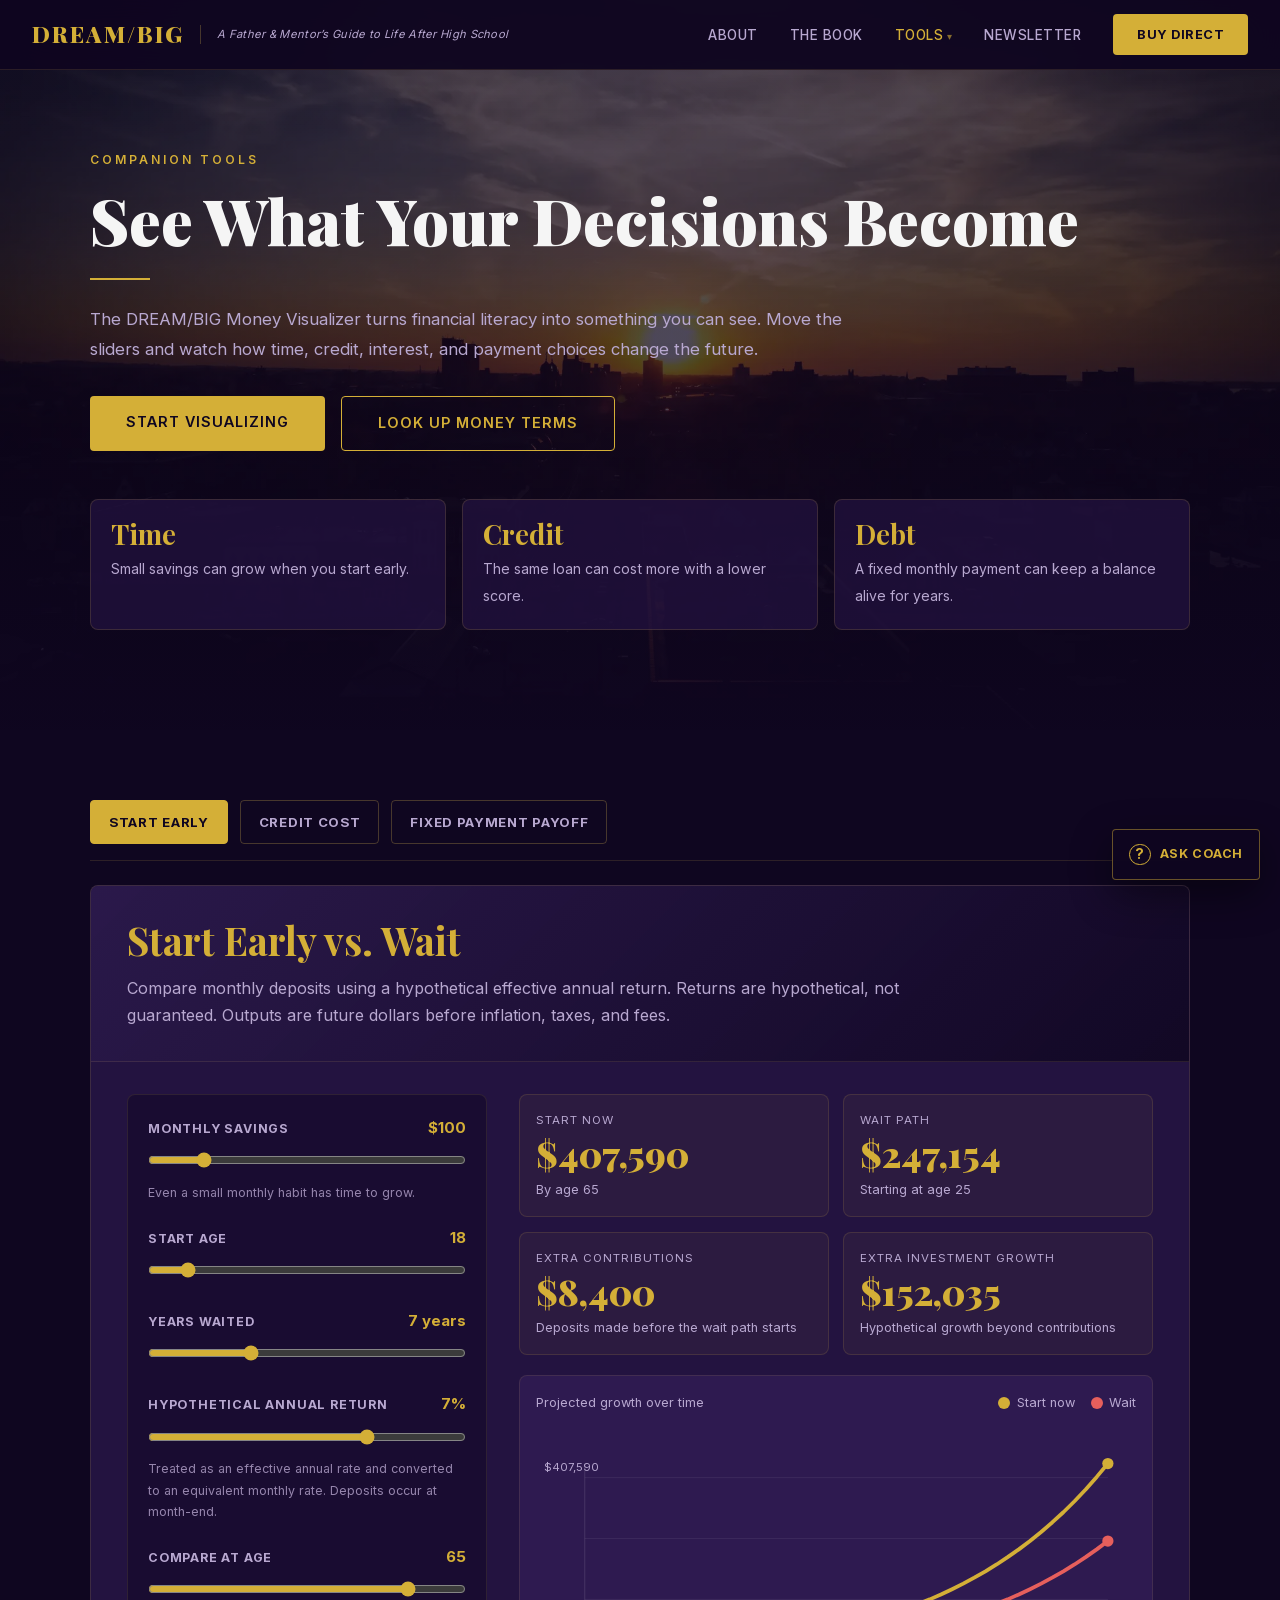
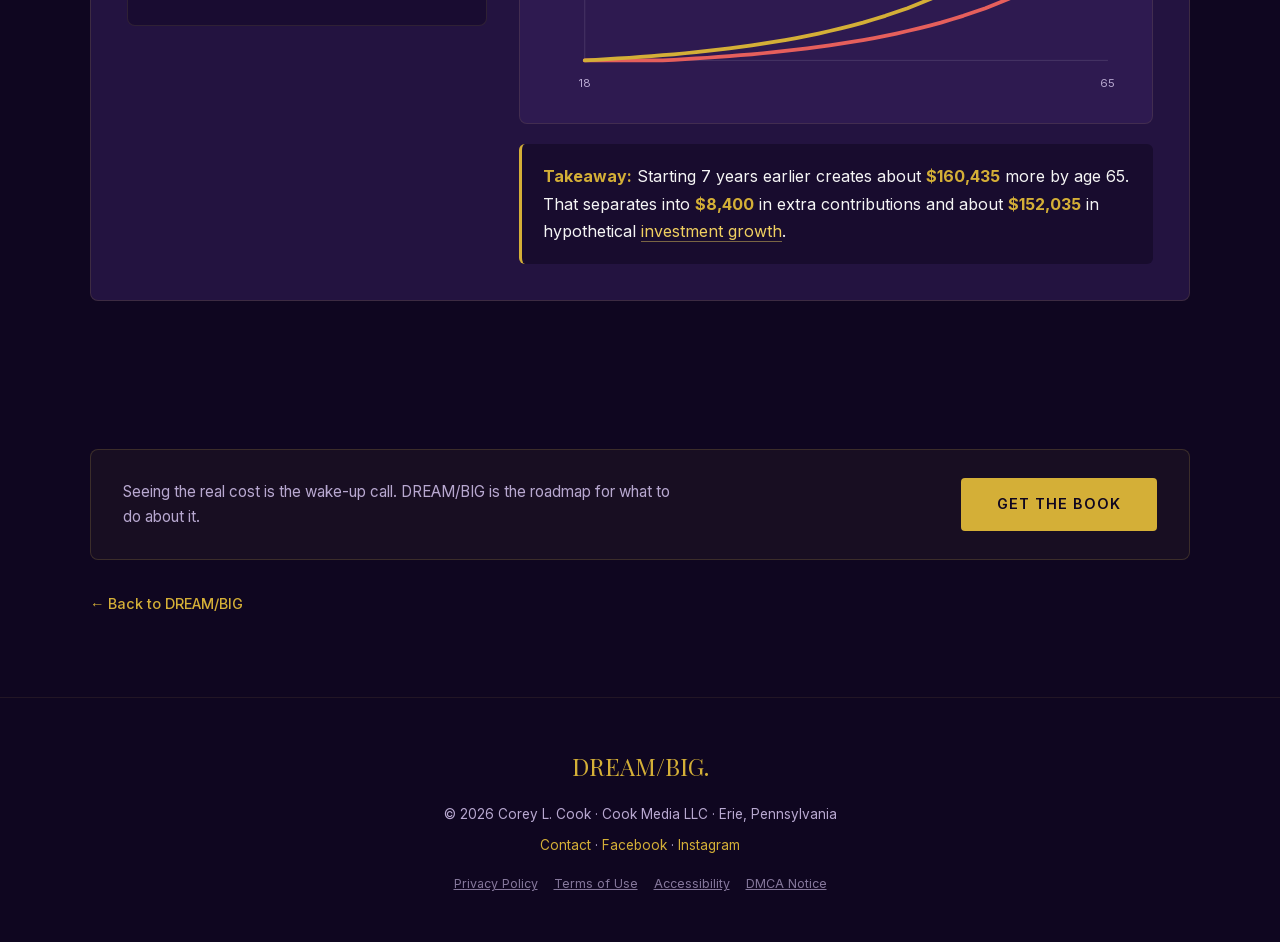
<file: visualizer.html>
<!DOCTYPE html>
<html lang="en">
<head>
<!-- Google tag (gtag.js) -->
<script async src="https://www.googletagmanager.com/gtag/js?id=G-JGYNWJQC7G"></script>
<script>
  window.dataLayer = window.dataLayer || [];
  function gtag(){dataLayer.push(arguments);}
  gtag('js', new Date());
  gtag('config', 'G-JGYNWJQC7G');
</script>
<!-- Vercel Web Analytics -->
<script src="analytics.js" defer></script>
<meta charset="UTF-8">
<meta name="viewport" content="width=device-width, initial-scale=1.0">
<title>Money Visualizer — DREAM/BIG Financial Literacy Tool</title>
<meta name="description" content="Use the DREAM/BIG Money Visualizer to explore hypothetical savings growth, illustrative credit costs, and fixed-payment credit card payoff scenarios.">
<meta property="og:title" content="Money Visualizer — DREAM/BIG">
<meta property="og:description" content="Move the sliders and watch financial decisions change over time. A free DREAM/BIG tool for life after high school.">
<meta property="og:type" content="website">
<meta property="og:url" content="https://www.lifeafterhighschoolbook.com/visualizer.html">
<meta property="og:image" content="https://www.lifeafterhighschoolbook.com/images/og-image.png">
<meta property="og:image:width" content="1200">
<meta property="og:image:height" content="630">
<meta property="og:image:alt" content="DREAM/BIG Money Visualizer for life after high school">
<meta property="og:site_name" content="DREAM/BIG — Life After High School">
<meta name="twitter:card" content="summary_large_image">
<meta name="twitter:title" content="Money Visualizer — DREAM/BIG">
<meta name="twitter:description" content="Move the sliders and watch financial decisions change over time.">
<meta name="twitter:image" content="https://www.lifeafterhighschoolbook.com/images/og-image.png">
<meta name="twitter:image:alt" content="DREAM/BIG Money Visualizer for life after high school">
<link rel="canonical" href="https://www.lifeafterhighschoolbook.com/visualizer.html">
<link rel="icon" type="image/svg+xml" href="images/favicon.svg">
<link rel="icon" type="image/png" sizes="32x32" href="images/favicon-32.png">
<link rel="icon" type="image/png" sizes="512x512" href="images/favicon-512.png">
<link rel="apple-touch-icon" sizes="180x180" href="images/favicon-180.png">
<link rel="preload" href="fonts/inter-latin.woff2" as="font" type="font/woff2" crossorigin>
<link rel="preload" href="fonts/playfair-display-latin.woff2" as="font" type="font/woff2" crossorigin>
<link rel="stylesheet" href="fonts.css">
<link rel="stylesheet" href="assistant.css">
<script src="assistant.js" defer></script>
<style>
  :root {
    --gold: #D4AF37;
    --gold-light: #F0D060;
    --purple-deep: #0F0620;
    --purple-dark: #1A0A2E;
    --purple-mid: #2D1B4E;
    --purple-card: #231340;
    --purple-surface: #2E1A50;
    --purple-light: #3D2766;
    --text: #F5F5F5;
    --text-muted: #B8A8D0;
    --danger: #E65F5C;
    --success: #62D2A2;
  }

  * { margin: 0; padding: 0; box-sizing: border-box; }
  html { scroll-behavior: smooth; }
  :focus-visible { outline: 2px solid var(--gold-light); outline-offset: 2px; }

  body {
    font-family: 'Inter', sans-serif;
    background: var(--purple-deep);
    color: var(--text);
    line-height: 1.7;
    -webkit-font-smoothing: antialiased;
  }

  .skip-link {
    position: absolute; left: -9999px; top: 0; z-index: 1000;
    background: var(--gold); color: var(--purple-deep);
    padding: .6rem 1rem; font-weight: 700; text-decoration: none;
  }
  .skip-link:focus { left: 0; }

  .site-nav {
    position: fixed; top: 0; left: 0; right: 0; z-index: 100;
    background: rgba(15,6,32,0.95); backdrop-filter: blur(20px);
    border-bottom: 1px solid rgba(201,168,76,0.15);
    padding: 0 2rem; height: 70px;
    display: flex; align-items: center; justify-content: space-between;
  }
  .nav-brand { display: flex; align-items: center; gap: 1rem; text-decoration: none; }
  .nav-logo { font-family: 'Playfair Display', serif; font-weight: 900; font-size: 1.4rem; color: var(--gold); letter-spacing: 2px; white-space: nowrap; }
  .nav-subtitle { color: var(--text-muted); font-size: 0.7rem; font-weight: 400; font-style: italic; letter-spacing: 0.3px; white-space: nowrap; border-left: 1px solid rgba(201,168,76,0.3); padding-left: 1rem; }
  .nav-links { display: flex; gap: 2rem; list-style: none; align-items: center; }
  .nav-links a { color: var(--text-muted); text-decoration: none; font-size: 0.85rem; font-weight: 500; letter-spacing: 0.5px; text-transform: uppercase; transition: color 0.3s; }
  .nav-links a:hover { color: var(--gold); }
  .nav-toggle {
    display: none; align-items: center; justify-content: center; flex: 0 0 44px;
    width: 44px; height: 44px; padding: 0; background: none; border: none;
    color: var(--gold); font-size: 1.5rem; line-height: 1; cursor: pointer;
  }
  .nav-dropdown { position: relative; }
  .nav-dropdown > button {
    background: none; border: none; cursor: pointer; font: inherit;
    color: var(--gold); padding: 0; letter-spacing: 0.5px; text-transform: uppercase;
    font-size: 0.85rem; font-weight: 500;
  }
  .nav-dropdown > button::after { content: ' \25BE'; font-size: 0.65rem; opacity: 0.6; }
  .nav-dropdown-menu {
    display: none; position: absolute; top: 100%; left: 50%; transform: translateX(-50%);
    padding-top: 12px;
  }
  .nav-dropdown-menu-inner {
    background: rgba(15,6,32,0.98); border: 1px solid rgba(201,168,76,0.2);
    border-radius: 8px; padding: 0.5rem 0; min-width: 180px;
    box-shadow: 0 12px 40px rgba(0,0,0,0.5); backdrop-filter: blur(20px);
  }
  .nav-dropdown:hover .nav-dropdown-menu,
  .nav-dropdown:focus-within .nav-dropdown-menu { display: block; }
  .nav-dropdown-menu a {
    display: block; padding: 0.6rem 1.25rem; font-size: 0.8rem !important;
    letter-spacing: 0.5px; white-space: nowrap; transition: background 0.2s;
  }
  .nav-dropdown-menu a:hover { background: rgba(201,168,76,0.1); color: var(--gold) !important; }

  .btn {
    display: inline-block; padding: 14px 36px; font-size: 0.9rem; font-weight: 600;
    letter-spacing: 1px; text-transform: uppercase; text-decoration: none;
    border-radius: 4px; transition: all 0.3s; cursor: pointer; border: none;
    font-family: 'Inter', sans-serif;
  }
  .btn-gold { background: var(--gold); color: var(--purple-deep); }
  .btn-gold:hover { background: var(--gold-light); transform: translateY(-2px); box-shadow: 0 8px 30px rgba(201,168,76,0.3); }
  .btn-outline { background: transparent; color: var(--gold); border: 1px solid var(--gold); }
  .btn-outline:hover { background: rgba(201,168,76,0.1); transform: translateY(-2px); }
  .btn-nav { padding: 10px 24px; font-size: 0.8rem; letter-spacing: 0.8px; }
  .nav-links .btn-gold { color: var(--purple-deep); font-size: 0.8rem; font-weight: 700; }

  section { padding: 100px 2rem; }
  .container { max-width: 1100px; margin: 0 auto; }
  .section-label {
    display: inline-block; font-size: 0.75rem; letter-spacing: 3px; text-transform: uppercase;
    color: var(--gold); margin-bottom: 1rem; font-weight: 600;
  }
  .section-title {
    font-family: 'Playfair Display', serif; font-size: clamp(2.35rem, 5vw, 4.5rem);
    font-weight: 900; margin-bottom: 1.5rem; line-height: 1.05;
  }
  .section-text { color: var(--text-muted); font-size: 1.05rem; max-width: 780px; line-height: 1.8; }
  .divider { width: 60px; height: 2px; background: var(--gold); margin: 1.5rem 0; }

  .visualizer-hero {
    padding-top: 145px;
    background:
      linear-gradient(180deg, rgba(15,6,32,0.62) 0%, rgba(15,6,32,0.72) 52%, rgba(15,6,32,0.96) 100%),
      url('images/erie-sunset.jpg') center center / cover no-repeat;
  }
  @supports (background-image: image-set(url('images/erie-sunset.webp') type('image/webp'))) {
    .visualizer-hero {
      background-image:
        linear-gradient(180deg, rgba(15,6,32,0.62) 0%, rgba(15,6,32,0.72) 52%, rgba(15,6,32,0.96) 100%),
        image-set(
          url('images/erie-sunset.webp') type('image/webp'),
          url('images/erie-sunset.jpg') type('image/jpeg')
        );
    }
  }
  .hero-actions { display: flex; flex-wrap: wrap; gap: 1rem; margin-top: 2rem; }
  .hero-proof {
    display: grid; grid-template-columns: repeat(3, minmax(0, 1fr)); gap: 1rem;
    margin-top: 3rem;
  }
  .proof-card {
    background: rgba(35,19,64,0.72); border: 1px solid rgba(201,168,76,0.18);
    border-radius: 8px; padding: 1.25rem;
  }
  .proof-card strong {
    display: block; font-family: 'Playfair Display', serif; color: var(--gold);
    font-size: 1.7rem; line-height: 1.1; margin-bottom: 0.35rem;
  }
  .proof-card span { color: var(--text-muted); font-size: 0.88rem; }

  .tool-shell { background: var(--purple-deep); padding-top: 70px; }
  .tool-tabs {
    display: flex; flex-wrap: wrap; gap: 0.75rem; margin-bottom: 1.5rem;
    border-bottom: 1px solid rgba(201,168,76,0.16); padding-bottom: 1rem;
  }
  .tool-tab {
    padding: 11px 18px; border: 1px solid rgba(201,168,76,0.3);
    background: transparent; color: var(--text-muted); border-radius: 4px;
    cursor: pointer; font-family: 'Inter', sans-serif; font-weight: 700;
    font-size: 0.82rem; letter-spacing: 0.7px; text-transform: uppercase;
    min-height: 44px; transition: all 0.25s;
  }
  .tool-tab.active { background: var(--gold); color: var(--purple-deep); border-color: var(--gold); }
  .tool-tab:hover:not(.active) { color: var(--gold); border-color: var(--gold); }
  .scenario { display: none; }
  .scenario.active { display: block; }
  .scenario[hidden] { display: none; }
  .scenario-card {
    background: var(--purple-card); border: 1px solid rgba(201,168,76,0.16);
    border-radius: 8px; overflow: hidden;
  }
  .scenario-header {
    padding: 2rem 2.25rem; border-bottom: 1px solid rgba(201,168,76,0.12);
    background: linear-gradient(135deg, rgba(45,27,78,0.72), rgba(15,6,32,0.86));
  }
  .scenario-header h2 {
    font-family: 'Playfair Display', serif; color: var(--gold); font-size: clamp(1.75rem, 3vw, 2.6rem);
    line-height: 1.15; margin-bottom: 0.75rem;
  }
  .scenario-header p { color: var(--text-muted); max-width: 780px; }
  .scenario-body {
    display: grid; grid-template-columns: minmax(280px, 360px) 1fr; gap: 2rem;
    padding: 2rem 2.25rem 2.25rem; align-items: start;
  }
  .controls {
    background: rgba(15,6,32,0.45); border: 1px solid rgba(201,168,76,0.13);
    border-radius: 8px; padding: 1.25rem;
  }
  .control { margin-bottom: 1.35rem; }
  .control:last-child { margin-bottom: 0; }
  .control-row { display: flex; justify-content: space-between; gap: 1rem; align-items: baseline; margin-bottom: 0.55rem; }
  .control label {
    color: var(--text-muted); font-size: 0.78rem; font-weight: 700; letter-spacing: 0.8px;
    text-transform: uppercase;
  }
  .control output {
    color: var(--gold); font-weight: 800; font-size: 0.94rem; white-space: nowrap;
  }
  input[type="range"] {
    width: 100%; accent-color: var(--gold); cursor: pointer;
  }
  .range-note { color: rgba(184,168,208,0.78); font-size: 0.78rem; margin-top: 0.35rem; }

  .visual-area { min-width: 0; }
  .metric-grid {
    display: grid; grid-template-columns: repeat(3, minmax(0, 1fr)); gap: 0.9rem;
    margin-bottom: 1.25rem;
  }
  .saving-metrics { grid-template-columns: repeat(2, minmax(0, 1fr)); }
  .metric {
    background: rgba(201,168,76,0.06); border: 1px solid rgba(201,168,76,0.16);
    border-radius: 8px; padding: 1rem;
  }
  .metric-label { color: var(--text-muted); font-size: 0.72rem; letter-spacing: 1px; text-transform: uppercase; margin-bottom: 0.35rem; }
  .metric-value {
    font-family: 'Playfair Display', serif; color: var(--gold); font-size: clamp(1.45rem, 2.8vw, 2.2rem);
    line-height: 1.05; font-weight: 900;
  }
  .metric-sub { color: var(--text-muted); font-size: 0.8rem; margin-top: 0.35rem; }
  .chart-card {
    background: var(--purple-surface); border: 1px solid rgba(201,168,76,0.13);
    border-radius: 8px; padding: 1rem;
  }
  .chart-title {
    display: flex; justify-content: space-between; gap: 1rem; align-items: center;
    color: var(--text-muted); font-size: 0.8rem; margin-bottom: 0.75rem;
  }
  .legend { display: flex; gap: 1rem; flex-wrap: wrap; justify-content: flex-end; }
  .legend span { display: inline-flex; align-items: center; gap: 0.4rem; }
  .legend i { display: inline-block; width: 12px; height: 12px; border-radius: 999px; }
  svg.money-chart { width: 100%; height: auto; display: block; overflow: visible; }
  .axis { stroke: rgba(255,255,255,0.13); stroke-width: 1; }
  .grid-line { stroke: rgba(255,255,255,0.07); stroke-width: 1; }
  .chart-line { fill: none; stroke-width: 4; stroke-linecap: round; stroke-linejoin: round; }
  .chart-fill { opacity: 0.16; }
  .chart-point { transition: transform 0.3s ease; }
  .chart-label { fill: var(--text-muted); font-size: 12px; font-family: 'Inter', sans-serif; }

  .bar-compare { display: grid; gap: 0.8rem; margin-top: 1rem; }
  .bar-row { display: grid; grid-template-columns: 115px 1fr 105px; gap: 0.75rem; align-items: center; }
  .bar-label { color: var(--text-muted); font-size: 0.82rem; }
  .bar-track { height: 18px; background: rgba(15,6,32,0.65); border-radius: 999px; overflow: hidden; border: 1px solid rgba(255,255,255,0.07); }
  .bar-fill { height: 100%; border-radius: 999px; width: 0; transition: width 0.35s ease; }
  .bar-value { color: var(--text); font-weight: 800; font-size: 0.88rem; text-align: right; }

  .takeaway {
    margin-top: 1.25rem; padding: 1.2rem 1.3rem;
    background: rgba(15,6,32,0.55); border-left: 3px solid var(--gold);
    border-radius: 6px; color: var(--text);
  }
  .takeaway strong { color: var(--gold); }
  .takeaway a { color: var(--gold-light); text-decoration: none; border-bottom: 1px solid rgba(240,208,96,0.45); }
  .takeaway a:hover { border-bottom-color: var(--gold-light); }

  .path-strip {
    display: grid; grid-template-columns: repeat(4, 1fr); gap: 0.75rem;
    margin-top: 1rem;
  }
  .path-step {
    padding: 0.95rem; border: 1px solid rgba(201,168,76,0.14);
    border-radius: 8px; background: rgba(15,6,32,0.35);
  }
  .path-step span {
    display: block; color: var(--gold); font-weight: 900; letter-spacing: 1px;
    margin-bottom: 0.35rem;
  }
  .path-step p { color: var(--text-muted); font-size: 0.82rem; line-height: 1.55; }

  footer { padding: 3rem 2rem; text-align: center; background: var(--purple-deep); border-top: 1px solid rgba(201,168,76,0.1); color: var(--text-muted); font-size: 0.85rem; }
  footer a { color: var(--gold); text-decoration: none; }
  .footer-legal { margin-top: 1rem; display: flex; gap: 1rem; justify-content: center; flex-wrap: wrap; }
  .footer-legal a { font-size: 0.78rem; color: var(--text-muted); text-decoration: underline; opacity: 0.7; transition: opacity 0.3s; }
  .footer-legal a:hover { opacity: 1; color: var(--gold); }

  .legal-overlay {
    display: none; position: fixed; inset: 0; z-index: 200;
    background: rgba(15,6,32,0.95); backdrop-filter: blur(10px);
    overflow-y: auto; padding: 100px 2rem 3rem;
  }
  .legal-overlay.active { display: block; }
  .legal-content { max-width: 700px; margin: 0 auto; }
  .legal-content h2 { font-family: 'Playfair Display', serif; font-size: 2rem; color: var(--gold); margin-bottom: 1.5rem; }
  .legal-content h3 { font-size: 1rem; color: var(--gold); margin: 1.5rem 0 0.5rem; letter-spacing: 0.5px; }
  .legal-content p, .legal-content li { font-size: 0.9rem; color: var(--text); line-height: 1.8; opacity: 0.85; }
  .legal-content ul { padding-left: 1.5rem; margin: 0.75rem 0; }
  .legal-close { position: fixed; top: 2rem; right: 2rem; background: none; border: none; color: var(--gold); font-size: 2rem; cursor: pointer; z-index: 201; }

  @media (prefers-reduced-motion: reduce) {
    html { scroll-behavior: auto; }
    *, *::before, *::after { animation-duration: .001ms !important; animation-iteration-count: 1 !important; transition-duration: .001ms !important; scroll-behavior: auto !important; }
  }

  @media (max-width: 900px) {
    .scenario-body { grid-template-columns: 1fr; }
    .hero-proof { grid-template-columns: 1fr; }
    .metric-grid { grid-template-columns: 1fr; }
    .path-strip { grid-template-columns: 1fr 1fr; }
  }

  @media (max-width: 1024px) {
    .site-nav { padding: 0 1.25rem; }
    .nav-links { display: none; }
    .nav-toggle { display: inline-flex; }
    .nav-subtitle { display: none; }
    .nav-links.open {
      display: flex; flex-direction: column; align-items: flex-start; position: absolute;
      top: 70px; left: 0; right: 0; background: rgba(15,6,32,0.98);
      padding: 2rem; gap: 1.5rem; border-bottom: 1px solid rgba(201,168,76,0.15);
      max-height: calc(100vh - 70px); max-height: calc(100dvh - 70px);
      overflow-y: auto; overflow-x: hidden; overscroll-behavior: contain;
    }
    .nav-links a, .nav-dropdown > button { display: flex; align-items: center; min-height: 44px; }
    .nav-dropdown > button::after { display: none; }
    .nav-dropdown-menu { display: block; position: static; transform: none; padding: 0; min-width: 0; }
    .nav-dropdown-menu-inner { background: none; border: none; box-shadow: none; padding: 0; min-width: 0; backdrop-filter: none; }
    .nav-dropdown-menu a { padding: 0; font-size: 0.85rem !important; }
  }

  @media (max-width: 768px) {
    section { padding: 60px 1.25rem; }
    .visualizer-hero { padding-top: 115px; }
    .scenario-header, .scenario-body { padding: 1.5rem; }
    .tool-tabs { display: grid; grid-template-columns: 1fr; }
    .bar-row { grid-template-columns: 1fr; gap: 0.35rem; }
    .bar-value { text-align: left; }
    .path-strip { grid-template-columns: 1fr; }
  }
  .book-cta {
    margin-top: 3rem; padding: 1.75rem 2rem;
    background: rgba(201,168,76,0.05); border: 1px solid rgba(201,168,76,0.2);
    border-radius: 8px; display: flex; flex-wrap: wrap; align-items: center;
    justify-content: space-between; gap: 1.25rem;
  }
  .book-cta p { color: var(--text-muted); font-size: 0.95rem; line-height: 1.7; max-width: 560px; margin: 0; }
  .closing-cta { padding: 0 2rem 80px; }
  .back-link {
    display: inline-flex; align-items: center; gap: 0.5rem;
    color: var(--gold); text-decoration: none; font-size: 0.9rem; font-weight: 500;
    margin-top: 2rem; transition: opacity 0.3s;
  }
  .back-link:hover { opacity: 0.8; }
</style>
<script type="application/ld+json">
{
  "@context": "https://schema.org",
  "@type": "WebApplication",
  "name": "DREAM/BIG Money Visualizer",
  "applicationCategory": "FinanceApplication",
  "operatingSystem": "Web",
  "url": "https://www.lifeafterhighschoolbook.com/visualizer.html",
  "description": "An interactive financial literacy visualizer with hypothetical savings growth, illustrative credit cost examples, and fixed-payment credit card payoff scenarios.",
  "offers": {
    "@type": "Offer",
    "price": "0",
    "priceCurrency": "USD"
  },
  "author": {
    "@type": "Person",
    "name": "Corey L. Cook"
  }
}
</script>
</head>
<body>
<a href="#main" class="skip-link">Skip to content</a>

<nav class="site-nav" aria-label="Main">
  <a href="index.html" class="nav-brand">
    <span class="nav-logo">DREAM/BIG</span>
    <span class="nav-subtitle">A Father &amp; Mentor&rsquo;s Guide to Life After High School</span>
  </a>
  <button type="button" class="nav-toggle" aria-label="Open menu" aria-expanded="false" aria-controls="nav-links" onclick="toggleNav(this)">&#9776;</button>
  <ul class="nav-links" id="nav-links">
    <li><a href="index.html#about">About</a></li>
    <li><a href="index.html#book">The Book</a></li>
    <li class="nav-dropdown">
      <button type="button" aria-expanded="false" aria-haspopup="true" onclick="toggleToolsMenu(this)">Tools</button>
      <div class="nav-dropdown-menu"><div class="nav-dropdown-menu-inner">
        <a href="companion.html">Chapter Companion</a>
        <a href="first-money-moves.html">First Money Moves</a>
        <a href="calculators.html">Calculators</a>
        <a href="visualizer.html" style="color:var(--gold);">Money Visualizer</a>
        <a href="glossary.html">Glossary</a>
      </div></div>
    </li>
    <li><a href="index.html#newsletter">Newsletter</a></li>
    <li><a href="https://shop.ingramspark.com/b/084?params=auYcam1uPTDm9D041XR3ygueD2kILv5ChfIouqtAr0y" class="btn btn-gold btn-nav" target="_blank" rel="noopener" data-buy-link="ingram" data-buy-location="nav-visualizer">Buy Direct</a></li>
  </ul>
</nav>

<main id="main">
<section class="visualizer-hero">
  <div class="container">
    <span class="section-label">Companion Tools</span>
    <h1 class="section-title">See What Your Decisions Become</h1>
    <div class="divider"></div>
    <p class="section-text">The DREAM/BIG Money Visualizer turns financial literacy into something you can see. Move the sliders and watch how time, credit, interest, and payment choices change the future.</p>
    <div class="hero-actions">
      <a class="btn btn-gold" href="#visualizer">Start Visualizing</a>
      <a class="btn btn-outline" href="glossary.html">Look Up Money Terms</a>
    </div>
    <div class="hero-proof" role="list" aria-label="What this tool shows">
      <div class="proof-card" role="listitem"><strong>Time</strong><span>Small savings can grow when you start early.</span></div>
      <div class="proof-card" role="listitem"><strong>Credit</strong><span>The same loan can cost more with a lower score.</span></div>
      <div class="proof-card" role="listitem"><strong>Debt</strong><span>A fixed monthly payment can keep a balance alive for years.</span></div>
    </div>
  </div>
</section>

<section class="tool-shell" id="visualizer">
  <div class="container">
    <div class="tool-tabs" role="tablist" aria-label="Money visualizer scenarios" onkeydown="handleScenarioKeydown(event)">
      <button type="button" class="tool-tab active" id="tab-saving" role="tab" aria-selected="true" aria-controls="scenario-saving" tabindex="0" onclick="switchScenario('saving', this)">Start Early</button>
      <button type="button" class="tool-tab" id="tab-credit" role="tab" aria-selected="false" aria-controls="scenario-credit" tabindex="-1" onclick="switchScenario('credit', this)">Credit Cost</button>
      <button type="button" class="tool-tab" id="tab-debt" role="tab" aria-selected="false" aria-controls="scenario-debt" tabindex="-1" onclick="switchScenario('debt', this)">Fixed Payment Payoff</button>
    </div>

    <article class="scenario active" id="scenario-saving" role="tabpanel" aria-labelledby="tab-saving">
      <div class="scenario-card">
        <div class="scenario-header">
          <h2>Start Early vs. Wait</h2>
          <p>Compare monthly deposits using a hypothetical effective annual return. Returns are hypothetical, not guaranteed. Outputs are future dollars before inflation, taxes, and fees.</p>
        </div>
        <div class="scenario-body">
          <div class="controls" role="group" aria-label="Start early controls">
            <div class="control">
              <div class="control-row"><label for="save-monthly">Monthly savings</label><output id="save-monthly-out">$100</output></div>
              <input type="range" id="save-monthly" min="25" max="500" step="25" value="100" oninput="updateSaving()">
              <p class="range-note">Even a small monthly habit has time to grow.</p>
            </div>
            <div class="control">
              <div class="control-row"><label for="save-start">Start age</label><output id="save-start-out">18</output></div>
              <input type="range" id="save-start" min="16" max="35" step="1" value="18" oninput="updateSaving()">
            </div>
            <div class="control">
              <div class="control-row"><label for="save-wait">Years waited</label><output id="save-wait-out">7 years</output></div>
              <input type="range" id="save-wait" min="1" max="20" step="1" value="7" oninput="updateSaving()">
            </div>
            <div class="control">
              <div class="control-row"><label for="save-growth">Hypothetical annual return</label><output id="save-growth-out">7%</output></div>
              <input type="range" id="save-growth" min="0" max="10" step="0.5" value="7" aria-describedby="save-growth-note" oninput="updateSaving()">
              <p class="range-note" id="save-growth-note">Treated as an effective annual rate and converted to an equivalent monthly rate. Deposits occur at month-end.</p>
            </div>
            <div class="control">
              <div class="control-row"><label for="save-end">Compare at age</label><output id="save-end-out">65</output></div>
              <input type="range" id="save-end" min="40" max="70" step="1" value="65" oninput="updateSaving()">
            </div>
          </div>
          <div class="visual-area">
            <div class="metric-grid saving-metrics">
              <div class="metric"><div class="metric-label">Start now</div><div class="metric-value" id="save-now-total" aria-live="polite">$0</div><div class="metric-sub" id="save-now-sub">By age 65</div></div>
              <div class="metric"><div class="metric-label">Wait path</div><div class="metric-value" id="save-wait-total" aria-live="polite">$0</div><div class="metric-sub" id="save-wait-sub">Starting at age 25</div></div>
              <div class="metric"><div class="metric-label">Extra contributions</div><div class="metric-value" id="save-extra-contributions" aria-live="polite">$0</div><div class="metric-sub">Deposits made before the wait path starts</div></div>
              <div class="metric"><div class="metric-label">Extra investment growth</div><div class="metric-value" id="save-extra-growth" aria-live="polite">$0</div><div class="metric-sub">Hypothetical growth beyond contributions</div></div>
            </div>
            <div class="chart-card">
              <div class="chart-title">
                <span>Projected growth over time</span>
                <div class="legend"><span><i style="background:var(--gold);"></i>Start now</span><span><i style="background:var(--danger);"></i>Wait</span></div>
              </div>
              <svg class="money-chart" viewBox="0 0 640 300" role="img" aria-labelledby="saving-chart-title">
                <title id="saving-chart-title">Savings growth comparison chart</title>
                <line class="grid-line" x1="52" y1="55" x2="610" y2="55"></line>
                <line class="grid-line" x1="52" y1="120" x2="610" y2="120"></line>
                <line class="grid-line" x1="52" y1="185" x2="610" y2="185"></line>
                <line class="axis" x1="52" y1="250" x2="610" y2="250"></line>
                <line class="axis" x1="52" y1="40" x2="52" y2="250"></line>
                <polyline id="save-wait-line" class="chart-line" points="" stroke="var(--danger)"></polyline>
                <polyline id="save-now-line" class="chart-line" points="" stroke="var(--gold)"></polyline>
                <circle id="save-now-dot" class="chart-point" r="6" fill="var(--gold)" cx="52" cy="250"></circle>
                <circle id="save-wait-dot" class="chart-point" r="6" fill="var(--danger)" cx="52" cy="250"></circle>
                <text class="chart-label" id="save-axis-left" x="52" y="278" text-anchor="middle">18</text>
                <text class="chart-label" id="save-axis-right" x="610" y="278" text-anchor="middle">65</text>
                <text class="chart-label" id="save-axis-top" x="8" y="48">$0</text>
              </svg>
            </div>
            <div class="takeaway" id="save-takeaway" aria-live="polite"></div>
          </div>
        </div>
      </div>
    </article>

    <article class="scenario" id="scenario-credit" role="tabpanel" aria-labelledby="tab-credit" hidden>
      <div class="scenario-card">
        <div class="scenario-header">
          <h2>Credit Cost Examples</h2>
          <p>Explore how illustrative rates change a fixed-rate installment loan. Rates are examples only, not current offers or predictions, and lenders consider factors beyond credit score.</p>
        </div>
        <div class="scenario-body">
          <div class="controls" role="group" aria-label="Credit cost controls">
            <div class="control">
              <div class="control-row"><label for="credit-loan">Loan amount</label><output id="credit-loan-out">$25,000</output></div>
              <input type="range" id="credit-loan" min="5000" max="60000" step="1000" value="25000" oninput="updateCredit()">
            </div>
            <div class="control">
              <div class="control-row"><label for="credit-term">Loan term</label><output id="credit-term-out">5 years</output></div>
              <input type="range" id="credit-term" min="2" max="7" step="1" value="5" oninput="updateCredit()">
            </div>
            <div class="control">
              <div class="control-row"><label for="credit-score">Credit score</label><output id="credit-score-out">620</output></div>
              <input type="range" id="credit-score" min="520" max="820" step="10" value="620" aria-describedby="credit-score-ranges credit-model-note" oninput="updateCredit()">
              <p class="range-note" id="credit-score-ranges">FICO labels: Poor below 580; Fair 580-669; Good 670-739; Very Good 740-799; Exceptional 800+.</p>
              <p class="range-note" id="credit-model-note">This learning model compares with a Very Good 760 baseline. Rates are illustrative examples only, not current offers or predictions; lenders consider more than score.</p>
            </div>
          </div>
          <div class="visual-area">
            <div class="metric-grid">
              <div class="metric"><div class="metric-label">Illustrative rate</div><div class="metric-value" id="credit-rate">0%</div><div class="metric-sub" id="credit-rating">Fair</div></div>
              <div class="metric"><div class="metric-label" id="credit-interest-diff-label">Additional interest</div><div class="metric-value" id="credit-interest-diff" aria-live="polite">$0</div><div class="metric-sub" id="credit-interest-diff-sub">More than 760 baseline</div></div>
              <div class="metric"><div class="metric-label" id="credit-monthly-diff-label">Higher monthly payment</div><div class="metric-value" id="credit-monthly-diff" aria-live="polite">$0</div><div class="metric-sub" id="credit-monthly-diff-sub">More than 760 baseline</div></div>
            </div>
            <div class="chart-card">
              <div class="chart-title"><span>Total interest paid</span><div class="legend"><span><i style="background:var(--gold);"></i>760 baseline</span><span><i style="background:var(--danger);"></i>Selected score</span></div></div>
              <div class="bar-compare">
                <div class="bar-row">
                  <div class="bar-label">760 baseline</div>
                  <div class="bar-track"><div class="bar-fill" id="credit-good-bar" style="background:var(--gold);"></div></div>
                  <div class="bar-value" id="credit-good-interest">$0</div>
                </div>
                <div class="bar-row">
                  <div class="bar-label">Selected score</div>
                  <div class="bar-track"><div class="bar-fill" id="credit-selected-bar" style="background:var(--danger);"></div></div>
                  <div class="bar-value" id="credit-selected-interest">$0</div>
                </div>
              </div>
            </div>
            <div class="path-strip">
              <div class="path-step"><span id="credit-good-monthly">$0/mo</span><p>Payment with the 760 baseline.</p></div>
              <div class="path-step"><span id="credit-selected-monthly">$0/mo</span><p>Payment with your selected score.</p></div>
              <div class="path-step"><span id="credit-good-total">$0</span><p>Total paid with the 760 baseline.</p></div>
              <div class="path-step"><span id="credit-selected-total">$0</span><p>Total paid with selected score.</p></div>
            </div>
            <div class="takeaway" id="credit-takeaway" aria-live="polite"></div>
          </div>
        </div>
      </div>
    </article>

    <article class="scenario" id="scenario-debt" role="tabpanel" aria-labelledby="tab-debt" hidden>
      <div class="scenario-card">
        <div class="scenario-header">
          <h2>Fixed Payment Payoff</h2>
          <p>This simplified model keeps one dollar payment fixed every month. Actual card minimums vary by issuer and may change over time.</p>
        </div>
        <div class="scenario-body">
          <div class="controls" role="group" aria-label="Fixed payment payoff controls">
            <div class="control">
              <div class="control-row"><label for="debt-balance">Card balance</label><output id="debt-balance-out">$3,000</output></div>
              <input type="range" id="debt-balance" min="500" max="10000" step="250" value="3000" oninput="updateDebt()">
            </div>
            <div class="control">
              <div class="control-row"><label for="debt-apr">APR</label><output id="debt-apr-out">22%</output></div>
              <input type="range" id="debt-apr" min="10" max="35" step="0.5" value="22" oninput="updateDebt()">
            </div>
            <div class="control">
              <div class="control-row"><label for="debt-payment">Monthly payment</label><output id="debt-payment-out">$75</output></div>
              <input type="range" id="debt-payment" min="25" max="500" step="25" value="75" oninput="updateDebt()">
              <p class="range-note">This amount stays fixed in the model. Try raising it by $50 and watch the years change.</p>
            </div>
          </div>
          <div class="visual-area">
            <div class="metric-grid">
              <div class="metric"><div class="metric-label">Payoff time</div><div class="metric-value" id="debt-time" aria-live="polite">0 mo</div><div class="metric-sub">With this fixed payment</div></div>
              <div class="metric"><div class="metric-label">Interest paid</div><div class="metric-value" id="debt-interest" aria-live="polite">$0</div><div class="metric-sub">Money that does not lower the balance</div></div>
              <div class="metric"><div class="metric-label">Add $50/month</div><div class="metric-value" id="debt-fifty" aria-live="polite">$0</div><div class="metric-sub">Interest you could avoid</div></div>
            </div>
            <div class="chart-card">
              <div class="chart-title"><span>Balance falling over time</span><div class="legend"><span><i style="background:var(--gold);"></i>Remaining balance</span></div></div>
              <svg class="money-chart" viewBox="0 0 640 300" role="img" aria-labelledby="debt-chart-title">
                <title id="debt-chart-title">Fixed-payment credit card payoff chart</title>
                <line class="grid-line" x1="52" y1="55" x2="610" y2="55"></line>
                <line class="grid-line" x1="52" y1="120" x2="610" y2="120"></line>
                <line class="grid-line" x1="52" y1="185" x2="610" y2="185"></line>
                <line class="axis" x1="52" y1="250" x2="610" y2="250"></line>
                <line class="axis" x1="52" y1="40" x2="52" y2="250"></line>
                <polygon id="debt-fill" class="chart-fill" points="" fill="var(--gold)"></polygon>
                <polyline id="debt-line" class="chart-line" points="" stroke="var(--gold)"></polyline>
                <circle id="debt-dot" class="chart-point" r="6" fill="var(--gold)" cx="52" cy="250"></circle>
                <text class="chart-label" id="debt-axis-left" x="52" y="278" text-anchor="middle">Now</text>
                <text class="chart-label" id="debt-axis-right" x="610" y="278" text-anchor="middle">Paid off</text>
                <text class="chart-label" id="debt-axis-top" x="8" y="48">$0</text>
              </svg>
            </div>
            <div class="takeaway" id="debt-takeaway" aria-live="polite"></div>
          </div>
        </div>
      </div>
    </article>
  </div>
</section>
  <section class="closing-cta" aria-label="Get the book">
    <div class="container">
    <div class="book-cta">
      <p>Seeing the real cost is the wake-up call. DREAM/BIG is the roadmap for what to do about it.</p>
      <a href="https://shop.ingramspark.com/b/084?params=auYcam1uPTDm9D041XR3ygueD2kILv5ChfIouqtAr0y" class="btn btn-gold" target="_blank" rel="noopener" data-buy-link="ingram" data-buy-location="visualizer-footer">Get the Book</a>
    </div>
    <a href="index.html" class="back-link">&larr; Back to DREAM/BIG</a>
    </div>
  </section>
</main>

<footer>
  <p style="font-family:'Playfair Display',serif; font-size:1.5rem; color:var(--gold); margin-bottom:1rem;">DREAM/BIG.</p>
  <p>&copy; 2026 Corey L. Cook &middot; Cook Media LLC &middot; Erie, Pennsylvania</p>
  <p style="margin-top:0.5rem;"><a href="mailto:corey@cook-media.com">Contact</a> &middot; <a href="https://www.facebook.com/profile.php?id=61587458533647" target="_blank" rel="noopener">Facebook</a> &middot; <a href="https://www.instagram.com/dreambigafterhs/" target="_blank" rel="noopener">Instagram</a></p>
  <div class="footer-legal">
    <a href="#" onclick="event.preventDefault(); openLegal('privacy');">Privacy Policy</a>
    <a href="#" onclick="event.preventDefault(); openLegal('terms');">Terms of Use</a>
    <a href="#" onclick="event.preventDefault(); openLegal('accessibility');">Accessibility</a>
    <a href="#" onclick="event.preventDefault(); openLegal('dmca');">DMCA Notice</a>
  </div>
</footer>

<div class="legal-overlay" id="legal-privacy" role="dialog" aria-modal="true" aria-labelledby="legal-privacy-title">
  <button type="button" class="legal-close" onclick="closeLegal('privacy')" aria-label="Close">&times;</button>
  <div class="legal-content">
    <h2 id="legal-privacy-title">Privacy Policy</h2>
    <p><em>Last updated: September 22, 2026</em></p>

    <h3>Who We Are</h3>
    <p>This website is operated by Corey L. Cook / Cook Media LLC, located in Erie, Pennsylvania. This policy explains what information is collected when you visit lifeafterhighschoolbook.com, how it is used, and the choices you have.</p>

    <h3>What We Collect</h3>
    <p><strong>Information you choose to give us.</strong> If you subscribe to the newsletter, we collect your email address.</p>
    <p><strong>Information collected automatically.</strong> Like most websites, we use analytics tools that record standard visit information, such as the pages you view, time on the site, approximate location, device type, browser, operating system, and the website that referred you. Details are in Cookies &amp; Tracking below.</p>
    <p><strong>AI Coach messages.</strong> If you use the optional Ask Coach chat, the question you type, recent messages in that conversation, and the name of the page you are on are sent through our server to an AI service provider so a response can be generated. Do not enter Social Security numbers, account numbers, passwords, bank logins, or other sensitive personal data.</p>
    <p><strong>What stays on your device.</strong> The numbers you enter into the calculators, First Money Moves tools, and Money Visualizer are processed in your browser and are not collected, stored, or transmitted. The Chapter Companion saves your checkmarks in your browser&rsquo;s local storage on this device only; they are not sent to us or synced. Use Reset progress, or clear this site&rsquo;s browser data, to remove them.</p>

    <h3>How We Use Your Information</h3>
    <p>Your email address is used only to send newsletter updates about new content, speaking events, financial tips, and DREAM/BIG community news. Analytics information is used to understand how the site is used and to improve it. AI Coach messages are used only to generate a response. We will never sell, rent, or share your email address with third parties for their marketing purposes.</p>

    <h3>Email Communications</h3>
    <p>By subscribing to our newsletter, you consent to receiving periodic emails. Every email will include an option to unsubscribe. We comply with the CAN-SPAM Act and all applicable email marketing regulations. Our physical mailing address is:</p>
    <p>Cook Media LLC<br>Erie, PA 16501</p>

    <h3>Cookies &amp; Tracking</h3>
    <p>This website uses Google Analytics and Vercel Web Analytics to help us understand how visitors use the site. Google Analytics may use cookies &mdash; small text files stored on your device &mdash; to collect standard internet log information and visitor behavior data. Vercel Web Analytics does not use tracking cookies and only stores anonymized analytics data.</p>
    <p>You can opt out of Google Analytics tracking by installing the <a href="https://tools.google.com/dlpage/gaoptout" style="color:var(--gold);" target="_blank" rel="noopener">Google Analytics Opt-out Browser Add-on</a>. Learn more about Vercel Web Analytics in Vercel&rsquo;s <a href="https://vercel.com/docs/analytics/privacy-policy" style="color:var(--gold);" target="_blank" rel="noopener">privacy and compliance documentation</a>.</p>
    <p>Our newsletter subscription form is powered by Kit. When you subscribe, your email address is stored and processed by Kit in accordance with their <a href="https://kit.com/privacy" style="color:var(--gold);" target="_blank" rel="noopener">privacy policy</a>.</p>

    <h3>Data Security</h3>
    <p>We take reasonable measures to protect your personal information. However, no method of electronic transmission or storage is 100% secure, and we cannot guarantee absolute security.</p>

    <h3>Your Rights</h3>
    <p>You may request access to, correction of, or deletion of your personal information at any time by contacting us at <a href="mailto:corey@cook-media.com" style="color:var(--gold);">corey@cook-media.com</a>.</p>

    <h3>California Privacy Rights (CCPA)</h3>
    <p>If you are a California resident, the California Consumer Privacy Act (CCPA) provides you with the following rights regarding your personal information:</p>
    <ul>
      <li><strong>Right to Know</strong> &mdash; You may request that we disclose what personal information we collect, use, and share about you.</li>
      <li><strong>Right to Delete</strong> &mdash; You may request that we delete personal information we have collected from you.</li>
      <li><strong>Right to Opt-Out</strong> &mdash; You have the right to opt out of the sale of your personal information. We do not sell your personal information.</li>
      <li><strong>Right to Non-Discrimination</strong> &mdash; We will not discriminate against you for exercising any of these rights.</li>
    </ul>
    <p>To exercise any of these rights, email us at <a href="mailto:corey@cook-media.com" style="color:var(--gold);">corey@cook-media.com</a>. We will respond to verifiable requests within 45 days.</p>

    <h3>Changes to This Policy</h3>
    <p>We may update this Privacy Policy from time to time. Changes will be posted here with an updated date at the top.</p>

    <h3>Contact</h3>
    <p>Questions about this policy? Email us at <a href="mailto:corey@cook-media.com" style="color:var(--gold);">corey@cook-media.com</a>.</p>
  </div>
</div>

<div class="legal-overlay" id="legal-terms" role="dialog" aria-modal="true" aria-labelledby="legal-terms-title">
  <button type="button" class="legal-close" onclick="closeLegal('terms')" aria-label="Close">&times;</button>
  <div class="legal-content">
    <h2 id="legal-terms-title">Terms of Use</h2>
    <p><em>Last updated: September 22, 2026</em></p>

    <h3>Acceptance of Terms</h3>
    <p>By accessing and using this website (lifeafterhighschoolbook.com), you accept and agree to be bound by these Terms of Use. If you do not agree to these terms, please do not use this site.</p>

    <h3>Educational Purpose</h3>
    <p>The content on this website, including the book excerpts, Chapter Companion, First Money Moves tools, financial calculators, Money Visualizer, glossary, and AI Coach, is provided for general educational and informational purposes only. Nothing on this site constitutes professional academic, career, financial, investment, tax, credit, legal, or mental health advice.</p>

    <h3>Financial Tool Disclaimer</h3>
    <p>The calculators, First Money Moves tools, and Money Visualizer are for illustration and education. Results are estimates based on the inputs you provide and simplified formulas. They do not account for all factors that affect actual paychecks, loan terms, credit offers, or investment returns, including but not limited to fees, taxes, insurance, withholding, market volatility, or individual lender requirements. Always review real documents carefully and consult a qualified professional before making financial decisions.</p>

    <h3>AI Assistant Disclaimer</h3>
    <p>The optional DREAM/BIG AI Coach is an educational tool. It may provide incomplete or inaccurate information and does not provide professional financial, investment, tax, legal, or credit counseling advice. Do not share sensitive personal or account information with the assistant.</p>

    <h3>Your Decisions</h3>
    <p>Prompts and tool results are starting points, not guarantees. Review important decisions with trusted adults, school staff, official sources, or qualified professionals who understand your situation.</p>

    <h3>Chapter Companion Progress</h3>
    <p>Chapter checkmarks are saved only in your browser. They may be lost if you clear browser data, use another browser, or change devices. Progress is not tied to an account and is not synced.</p>

    <h3>Intellectual Property</h3>
    <p>All content on this website &mdash; including text, graphics, logos, images, tool designs, and the DREAM/BIG name and framework &mdash; is the property of Corey L. Cook and Cook Media LLC and is protected by applicable copyright and trademark laws. You may not reproduce, distribute, or create derivative works without prior written permission.</p>

    <h3>Third-Party Links</h3>
    <p>This website may contain links to external websites, including retailers. We are not responsible for the content, privacy practices, or availability of those sites.</p>

    <h3>Limitation of Liability</h3>
    <p>Corey L. Cook and Cook Media LLC shall not be liable for any damages arising from the use of this website, including but not limited to financial losses resulting from reliance on tool results, AI Coach responses, or other content provided on the site.</p>

    <h3>Governing Law</h3>
    <p>These terms are governed by and construed in accordance with the laws of the Commonwealth of Pennsylvania, without regard to its conflict of law provisions.</p>

    <h3>Changes to These Terms</h3>
    <p>We reserve the right to update these Terms of Use at any time. Continued use of the site after changes are posted constitutes acceptance of the revised terms.</p>

    <h3>Contact</h3>
    <p>Questions about these terms? Email us at <a href="mailto:corey@cook-media.com" style="color:var(--gold);">corey@cook-media.com</a>.</p>
  </div>
</div>

<div class="legal-overlay" id="legal-accessibility" role="dialog" aria-modal="true" aria-labelledby="legal-accessibility-title">
  <button type="button" class="legal-close" onclick="closeLegal('accessibility')" aria-label="Close">&times;</button>
  <div class="legal-content">
    <h2 id="legal-accessibility-title">Accessibility Statement</h2>
    <p><em>Last updated: September 22, 2026</em></p>

    <h3>Our Commitment</h3>
    <p>Corey L. Cook and Cook Media LLC are committed to ensuring that lifeafterhighschoolbook.com is accessible to people with disabilities. We strive to meet the Web Content Accessibility Guidelines (WCAG) 2.1 at the AA level and continuously work to improve the accessibility of our site.</p>

    <h3>Accessibility Features</h3>
    <p>This website includes the following accessibility features:</p>
    <ul>
      <li>Semantic HTML structure with proper heading hierarchy</li>
      <li>Alt text on images</li>
      <li>Sufficient color contrast between text and backgrounds</li>
      <li>Keyboard-navigable interface elements</li>
      <li>Responsive design that supports browser zoom up to 200%</li>
      <li>Clearly labeled form inputs</li>
      <li>Support for reduced-motion preferences</li>
    </ul>

    <h3>Interactive Tools</h3>
    <p>The calculators, First Money Moves tools, Money Visualizer, and Chapter Companion update results as you change inputs. Form fields are labeled, and results are presented as text that can be read by assistive technologies.</p>

    <h3>Known Limitations</h3>
    <p>While we strive for full accessibility, some areas of the site may not yet be fully optimized for all assistive technologies. We are actively working to identify and address any remaining barriers.</p>

    <h3>Feedback</h3>
    <p>If you encounter any accessibility barriers on this site, or have suggestions for improvement, please contact us at <a href="mailto:corey@cook-media.com" style="color:var(--gold);">corey@cook-media.com</a>. We take accessibility feedback seriously and will work to address your concerns promptly.</p>
  </div>
</div>

<div class="legal-overlay" id="legal-dmca" role="dialog" aria-modal="true" aria-labelledby="legal-dmca-title">
  <button type="button" class="legal-close" onclick="closeLegal('dmca')" aria-label="Close">&times;</button>
  <div class="legal-content">
    <h2 id="legal-dmca-title">DMCA Notice</h2>
    <p><em>Last updated: September 22, 2026</em></p>

    <h3>Copyright Protection</h3>
    <p>All original content on this website &mdash; including written text, the DREAM/BIG framework, book excerpts, tool designs, and associated graphics &mdash; is the copyrighted property of Corey L. Cook and Cook Media LLC. This content is protected under the Digital Millennium Copyright Act (DMCA) and applicable copyright laws.</p>

    <h3>Reporting Copyright Infringement</h3>
    <p>If you believe that content on this website infringes upon your copyright, please send a written notification to our designated DMCA agent with the following information:</p>
    <ul>
      <li>A description of the copyrighted work you claim has been infringed</li>
      <li>A description of the material you claim is infringing, including the URL or location on the site</li>
      <li>Your name, address, telephone number, and email address</li>
      <li>A statement that you have a good faith belief that the use of the material is not authorized by the copyright owner, its agent, or the law</li>
      <li>A statement, made under penalty of perjury, that the information in your notification is accurate and that you are the copyright owner or are authorized to act on behalf of the owner</li>
      <li>Your physical or electronic signature</li>
    </ul>

    <h3>DMCA Agent</h3>
    <p>Corey L. Cook<br>Cook Media LLC<br>Erie, PA 16501<br><a href="mailto:corey@cook-media.com" style="color:var(--gold);">corey@cook-media.com</a></p>

    <h3>Counter-Notification</h3>
    <p>If you believe that material you posted was removed or disabled by mistake or misidentification, you may submit a counter-notification to the DMCA agent listed above with the required information under 17 U.S.C. &sect; 512(g).</p>

    <h3>Repeat Infringers</h3>
    <p>In accordance with the DMCA, we will terminate access for users who are repeat infringers of copyright in appropriate circumstances.</p>
  </div>
</div>

<script>
function toggleNav(btn) {
  const links = document.querySelector('.nav-links');
  const open = links.classList.toggle('open');
  btn.setAttribute('aria-expanded', open ? 'true' : 'false');
  btn.setAttribute('aria-label', open ? 'Close menu' : 'Open menu');
}

function toggleToolsMenu(btn) {
  const expanded = btn.getAttribute('aria-expanded') === 'true';
  btn.setAttribute('aria-expanded', expanded ? 'false' : 'true');
  const menu = btn.nextElementSibling;
  if (menu) menu.style.display = expanded ? '' : 'block';
}

document.addEventListener('click', function(e) {
  const dd = document.querySelector('.nav-dropdown');
  if (dd && !dd.contains(e.target)) {
    const btn = dd.querySelector('button[aria-haspopup]');
    const menu = dd.querySelector('.nav-dropdown-menu');
    if (btn) btn.setAttribute('aria-expanded', 'false');
    if (menu) menu.style.display = '';
  }
});

document.addEventListener('keydown', function(e) {
  if (e.key === 'Escape') {
    document.querySelectorAll('.legal-overlay.active').forEach(function(modal) { modal.classList.remove('active'); });
    const btn = document.querySelector('.nav-dropdown button[aria-haspopup]');
    const menu = document.querySelector('.nav-dropdown-menu');
    if (btn) btn.setAttribute('aria-expanded', 'false');
    if (menu) menu.style.display = '';
    const links = document.querySelector('.nav-links');
    const toggle = document.querySelector('.nav-toggle');
    if (links && links.classList.contains('open')) {
      links.classList.remove('open');
      if (toggle) {
        toggle.setAttribute('aria-expanded', 'false');
        toggle.setAttribute('aria-label', 'Open menu');
        toggle.focus();
      }
    }
  }
});

document.querySelectorAll('.nav-links a').forEach(function(link) {
  link.addEventListener('click', function() {
    document.querySelector('.nav-links').classList.remove('open');
    const toggle = document.querySelector('.nav-toggle');
    if (toggle) {
      toggle.setAttribute('aria-expanded', 'false');
      toggle.setAttribute('aria-label', 'Open menu');
    }
  });
});

function openLegal(type) {
  const overlay = document.getElementById('legal-' + type);
  if (overlay) overlay.classList.add('active');
}
function closeLegal(type) {
  const overlay = document.getElementById('legal-' + type);
  if (overlay) overlay.classList.remove('active');
}

(function() {
  document.querySelectorAll('[data-buy-link]').forEach(function(link) {
    link.addEventListener('click', function() {
      try {
        var retailer = link.getAttribute('data-buy-link') || 'unknown';
        var location = link.getAttribute('data-buy-location') || 'unknown';
        if (window.va) window.va('event', { name: 'Buy Direct Click', data: { retailer: retailer, location: location } });
        if (window.gtag) window.gtag('event', 'buy_direct_click', { event_category: 'purchase', event_label: retailer + ':' + location });
      } catch (err) {}
    });
  });
})();

const currency = new Intl.NumberFormat('en-US', { style: 'currency', currency: 'USD', maximumFractionDigits: 0 });
function fmtMoney(value) { return currency.format(Math.round(value || 0)); }
function fmtPercent(value) { return Number(value).toFixed(value % 1 === 0 ? 0 : 1) + '%'; }
function getNumber(id) { return Number(document.getElementById(id).value); }
function setText(id, value) { const el = document.getElementById(id); if (el) el.textContent = value; }

function switchScenario(name, btn, focusTab) {
  const targetId = 'scenario-' + name;
  document.querySelectorAll('.scenario').forEach(function(panel) {
    const isActive = panel.id === targetId;
    panel.classList.toggle('active', isActive);
    panel.hidden = !isActive;
  });
  document.querySelectorAll('.tool-tab').forEach(function(tab) {
    const isActive = tab === btn;
    tab.classList.toggle('active', isActive);
    tab.setAttribute('aria-selected', isActive ? 'true' : 'false');
    tab.setAttribute('tabindex', isActive ? '0' : '-1');
  });
  if (focusTab) btn.focus();
}

function handleScenarioKeydown(event) {
  const tabs = Array.from(event.currentTarget.querySelectorAll('[role="tab"]'));
  const currentIndex = tabs.indexOf(event.target);
  if (currentIndex < 0) return;

  let nextIndex;
  if (event.key === 'ArrowLeft') nextIndex = (currentIndex - 1 + tabs.length) % tabs.length;
  if (event.key === 'ArrowRight') nextIndex = (currentIndex + 1) % tabs.length;
  if (event.key === 'Home') nextIndex = 0;
  if (event.key === 'End') nextIndex = tabs.length - 1;
  if (nextIndex === undefined) return;

  event.preventDefault();
  const nextTab = tabs[nextIndex];
  const scenarioName = nextTab.getAttribute('aria-controls').replace('scenario-', '');
  switchScenario(scenarioName, nextTab, true);
}

function monthlyRateFromEffectiveAnnual(annualRate) {
  return Math.pow(1 + annualRate / 100, 1 / 12) - 1;
}

function futureValueMonthly(monthly, annualRate, months) {
  const rate = monthlyRateFromEffectiveAnnual(annualRate);
  if (months <= 0) return 0;
  if (rate === 0) return monthly * months;
  return monthly * ((Math.pow(1 + rate, months) - 1) / rate);
}

function savingsComparison(monthly, annualRate, monthsNow, monthsWait) {
  const nowTotal = futureValueMonthly(monthly, annualRate, monthsNow);
  const waitTotal = futureValueMonthly(monthly, annualRate, monthsWait);
  const totalAdvantage = nowTotal - waitTotal;
  const extraContributions = monthly * Math.max(monthsNow - monthsWait, 0);
  const growthDifference = totalAdvantage - extraContributions;
  const extraInvestmentGrowth = Math.abs(growthDifference) < 1e-8 ? 0 : growthDifference;
  return {
    nowTotal: nowTotal,
    waitTotal: waitTotal,
    totalAdvantage: totalAdvantage,
    extraContributions: extraContributions,
    extraInvestmentGrowth: extraInvestmentGrowth
  };
}

function savingsSeries(monthly, annualRate, startAge, waitStartAge, endAge) {
  const values = [];
  let now = 0;
  let wait = 0;
  const monthlyRate = monthlyRateFromEffectiveAnnual(annualRate);
  for (let age = startAge; age <= endAge; age++) {
    if (age > startAge) {
      for (let m = 0; m < 12; m++) {
        now = now * (1 + monthlyRate) + monthly;
        wait = wait * (1 + monthlyRate) + (age - 1 >= waitStartAge ? monthly : 0);
      }
    }
    values.push({ age: age, now: now, wait: wait });
  }
  return values;
}

function makePoints(values, key, maxValue) {
  const left = 52, right = 610, top = 40, bottom = 250;
  const width = right - left;
  const height = bottom - top;
  const count = Math.max(values.length - 1, 1);
  return values.map(function(item, index) {
    const x = left + (index / count) * width;
    const y = bottom - ((item[key] || 0) / maxValue) * height;
    return x.toFixed(1) + ',' + Math.max(top, Math.min(bottom, y)).toFixed(1);
  }).join(' ');
}

function updateSaving() {
  const monthly = getNumber('save-monthly');
  const startAge = getNumber('save-start');
  const waitYears = getNumber('save-wait');
  const growth = getNumber('save-growth');
  const endAge = Math.max(getNumber('save-end'), startAge + 1);
  const waitStartAge = Math.min(startAge + waitYears, endAge);
  const monthsNow = Math.max((endAge - startAge) * 12, 0);
  const monthsWait = Math.max((endAge - waitStartAge) * 12, 0);
  const comparison = savingsComparison(monthly, growth, monthsNow, monthsWait);
  const nowTotal = comparison.nowTotal;
  const waitTotal = comparison.waitTotal;
  const series = savingsSeries(monthly, growth, startAge, waitStartAge, endAge);
  const maxValue = Math.max(nowTotal, waitTotal, 1);

  setText('save-monthly-out', fmtMoney(monthly));
  setText('save-start-out', startAge);
  setText('save-wait-out', waitYears + (waitYears === 1 ? ' year' : ' years'));
  setText('save-growth-out', fmtPercent(growth));
  setText('save-end-out', endAge);
  setText('save-now-total', fmtMoney(nowTotal));
  setText('save-wait-total', fmtMoney(waitTotal));
  setText('save-extra-contributions', fmtMoney(comparison.extraContributions));
  setText('save-extra-growth', fmtMoney(comparison.extraInvestmentGrowth));
  setText('save-now-sub', 'By age ' + endAge);
  setText('save-wait-sub', 'Starting at age ' + waitStartAge);
  setText('save-axis-left', startAge);
  setText('save-axis-right', endAge);
  setText('save-axis-top', fmtMoney(maxValue));

  const nowPoints = makePoints(series, 'now', maxValue);
  const waitPoints = makePoints(series, 'wait', maxValue);
  document.getElementById('save-now-line').setAttribute('points', nowPoints);
  document.getElementById('save-wait-line').setAttribute('points', waitPoints);
  const nowLast = nowPoints.split(' ').pop().split(',');
  const waitLast = waitPoints.split(' ').pop().split(',');
  document.getElementById('save-now-dot').setAttribute('cx', nowLast[0]);
  document.getElementById('save-now-dot').setAttribute('cy', nowLast[1]);
  document.getElementById('save-wait-dot').setAttribute('cx', waitLast[0]);
  document.getElementById('save-wait-dot').setAttribute('cy', waitLast[1]);
  const breakdown = growth === 0
    ? 'The entire difference is <strong>' + fmtMoney(comparison.extraContributions) + '</strong> in extra contributions; investment growth is <strong>$0</strong> because the hypothetical return is 0%.'
    : 'That separates into <strong>' + fmtMoney(comparison.extraContributions) + '</strong> in extra contributions and about <strong>' + fmtMoney(comparison.extraInvestmentGrowth) + '</strong> in hypothetical <a href="glossary.html">investment growth</a>.';
  document.getElementById('save-takeaway').innerHTML = '<strong>Takeaway:</strong> Starting ' + waitYears + ' years earlier creates about <strong>' + fmtMoney(comparison.totalAdvantage) + '</strong> more by age ' + endAge + '. ' + breakdown;
}

function rateFromScore(score) {
  if (score >= 780) return 5.2;
  if (score >= 740) return 6.1;
  if (score >= 700) return 7.4;
  if (score >= 660) return 9.9;
  if (score >= 620) return 13.5;
  if (score >= 580) return 17.8;
  return 22.5;
}

function creditRating(score) {
  if (score >= 800) return 'Exceptional';
  if (score >= 740) return 'Very Good';
  if (score >= 670) return 'Good';
  if (score >= 580) return 'Fair';
  return 'Poor';
}

function comparisonDirection(value) {
  if (value > 0.005) return 1;
  if (value < -0.005) return -1;
  return 0;
}

function loanPayment(principal, annualRate, years) {
  const months = years * 12;
  const r = annualRate / 100 / 12;
  if (r === 0) return principal / months;
  return principal * (r * Math.pow(1 + r, months)) / (Math.pow(1 + r, months) - 1);
}

function updateCredit() {
  const amount = getNumber('credit-loan');
  const years = getNumber('credit-term');
  const score = getNumber('credit-score');
  const selectedRate = rateFromScore(score);
  const baselineRate = rateFromScore(760);
  const selectedMonthly = loanPayment(amount, selectedRate, years);
  const baselineMonthly = loanPayment(amount, baselineRate, years);
  const selectedTotal = selectedMonthly * years * 12;
  const baselineTotal = baselineMonthly * years * 12;
  const selectedInterest = selectedTotal - amount;
  const baselineInterest = baselineTotal - amount;
  const interestDiff = selectedInterest - baselineInterest;
  const monthlyDiff = selectedMonthly - baselineMonthly;
  const interestDirection = comparisonDirection(interestDiff);
  const monthlyDirection = comparisonDirection(monthlyDiff);
  const maxInterest = Math.max(selectedInterest, baselineInterest, 1);

  setText('credit-loan-out', fmtMoney(amount));
  setText('credit-term-out', years + (years === 1 ? ' year' : ' years'));
  setText('credit-score-out', score);
  setText('credit-rate', fmtPercent(selectedRate));
  setText('credit-rating', creditRating(score));
  setText('credit-interest-diff-label', interestDirection > 0 ? 'Additional interest' : interestDirection < 0 ? 'Interest reduction' : 'Interest difference');
  setText('credit-interest-diff', fmtMoney(Math.abs(interestDiff)));
  setText('credit-interest-diff-sub', interestDirection > 0 ? 'More than 760 baseline' : interestDirection < 0 ? 'Less than 760 baseline' : 'Same as 760 baseline');
  setText('credit-monthly-diff-label', monthlyDirection > 0 ? 'Higher monthly payment' : monthlyDirection < 0 ? 'Lower monthly payment' : 'Monthly payment difference');
  setText('credit-monthly-diff', fmtMoney(Math.abs(monthlyDiff)));
  setText('credit-monthly-diff-sub', monthlyDirection > 0 ? 'More than 760 baseline' : monthlyDirection < 0 ? 'Less than 760 baseline' : 'Same as 760 baseline');
  setText('credit-good-interest', fmtMoney(baselineInterest));
  setText('credit-selected-interest', fmtMoney(selectedInterest));
  setText('credit-good-monthly', fmtMoney(baselineMonthly) + '/mo');
  setText('credit-selected-monthly', fmtMoney(selectedMonthly) + '/mo');
  setText('credit-good-total', fmtMoney(baselineTotal));
  setText('credit-selected-total', fmtMoney(selectedTotal));
  document.getElementById('credit-good-bar').style.width = Math.max(5, (baselineInterest / maxInterest) * 100) + '%';
  document.getElementById('credit-selected-bar').style.width = Math.max(5, (selectedInterest / maxInterest) * 100) + '%';

  const phrase = interestDirection > 0
    ? 'At these illustrative rates, the selected example pays about <strong>' + fmtMoney(interestDiff) + ' more in total interest</strong> than the 760 baseline.'
    : interestDirection < 0
      ? 'At these illustrative rates, the selected example pays about <strong>' + fmtMoney(Math.abs(interestDiff)) + ' less in total interest</strong> than the 760 baseline.'
      : 'The selected example uses the same illustrative rate as the 760 baseline, so the modeled interest and payment are equal.';
  document.getElementById('credit-takeaway').innerHTML = '<strong>Takeaway:</strong> ' + phrase + ' This shows how a loan rate can change the price of the same purchase; actual terms depend on score and other lender criteria.';
}

function payoff(balance, apr, payment) {
  const monthlyRate = apr / 100 / 12;
  let current = balance;
  let totalPaid = 0;
  const values = [{ month: 0, balance: current }];
  for (let month = 1; month <= 600; month++) {
    const interest = current * monthlyRate;
    if (payment <= interest && current > 1) return { stuck: true, reason: 'payment-not-above-interest', months: Infinity, totalPaid: Infinity, interestPaid: Infinity, values: values };
    current += interest;
    const paid = Math.min(payment, current);
    current -= paid;
    totalPaid += paid;
    if (month % 3 === 0 || current <= 0) values.push({ month: month, balance: Math.max(current, 0) });
    if (current <= 0.01) return { stuck: false, reason: 'paid-off', months: month, totalPaid: totalPaid, interestPaid: totalPaid - balance, values: values };
  }
  return { stuck: true, reason: 'over-600-months', months: Infinity, totalPaid: Infinity, interestPaid: Infinity, values: values };
}

function formatMonths(months) {
  if (!Number.isFinite(months)) return 'No payoff';
  if (months < 12) return months + ' mo';
  const years = Math.floor(months / 12);
  const rem = months % 12;
  return years + ' yr' + (years === 1 ? '' : 's') + (rem ? ' ' + rem + ' mo' : '');
}

function updateDebtChart(values, maxBalance) {
  const left = 52, right = 610, top = 40, bottom = 250;
  const width = right - left;
  const height = bottom - top;
  const count = Math.max(values.length - 1, 1);
  const points = values.map(function(item, index) {
    const x = left + (index / count) * width;
    const y = bottom - ((item.balance || 0) / maxBalance) * height;
    return x.toFixed(1) + ',' + Math.max(top, Math.min(bottom, y)).toFixed(1);
  });
  document.getElementById('debt-line').setAttribute('points', points.join(' '));
  document.getElementById('debt-fill').setAttribute('points', points.join(' ') + ' ' + right + ',' + bottom + ' ' + left + ',' + bottom);
  const last = points[points.length - 1].split(',');
  document.getElementById('debt-dot').setAttribute('cx', last[0]);
  document.getElementById('debt-dot').setAttribute('cy', last[1]);
}

function updateDebt() {
  const balance = getNumber('debt-balance');
  const apr = getNumber('debt-apr');
  const payment = getNumber('debt-payment');
  const result = payoff(balance, apr, payment);
  const better = payoff(balance, apr, payment + 50);
  const saved = result.stuck || better.stuck ? 0 : result.interestPaid - better.interestPaid;

  setText('debt-balance-out', fmtMoney(balance));
  setText('debt-apr-out', fmtPercent(apr));
  setText('debt-payment-out', fmtMoney(payment));
  setText('debt-time', formatMonths(result.months));
  setText('debt-interest', result.stuck ? (result.reason === 'over-600-months' ? 'Beyond model' : 'No payoff') : fmtMoney(result.interestPaid));
  setText('debt-fifty', result.stuck ? 'Try more' : fmtMoney(Math.max(saved, 0)));
  setText('debt-axis-top', fmtMoney(balance));
  setText('debt-axis-right', result.stuck ? (result.reason === 'over-600-months' ? '600+ mo' : 'No payoff') : formatMonths(result.months));
  updateDebtChart(result.values, balance);

  if (result.stuck) {
    const noPayoffReason = result.reason === 'over-600-months'
      ? 'This fixed payment does not pay off the balance within the model\'s 600-month limit.'
      : 'This fixed payment is no more than the first month\'s interest, so it does not reduce the balance.';
    document.getElementById('debt-takeaway').innerHTML = '<strong>Takeaway:</strong> ' + noPayoffReason + ' Raise the fixed payment or lower the <a href="glossary.html">APR</a>.';
  } else {
    document.getElementById('debt-takeaway').innerHTML = '<strong>Takeaway:</strong> With this fixed payment, payoff takes <strong>' + formatMonths(result.months) + '</strong> and costs about <strong>' + fmtMoney(result.interestPaid) + '</strong> in interest. Adding $50/month could avoid about <strong>' + fmtMoney(Math.max(saved, 0)) + '</strong>.';
  }
}

function updateAll() {
  updateSaving();
  updateCredit();
  updateDebt();
}

updateAll();
</script>
</body>
</html>
</file>
<file: fonts.css>
@font-face {
  font-family: 'Inter';
  font-style: normal;
  font-weight: 300 700;
  font-display: swap;
  src: url('fonts/inter-latin.woff2') format('woff2');
}

@font-face {
  font-family: 'Playfair Display';
  font-style: normal;
  font-weight: 400 900;
  font-display: swap;
  src: url('fonts/playfair-display-latin.woff2') format('woff2');
}
</file>
<file: assistant.css>
.ai-assistant-toggle {
  position: fixed;
  right: 1.25rem;
  /* --calc-banner-offset lifts the toggle above the homepage calculator banner */
  bottom: calc(1.25rem + var(--calc-banner-offset, 0px));
  z-index: 141;
  display: inline-flex;
  align-items: center;
  gap: 0.55rem;
  padding: 0.85rem 1rem;
  border: 1px solid rgba(212,175,55,0.45);
  border-radius: 4px;
  background: rgba(15,6,32,0.96);
  color: var(--gold);
  box-shadow: 0 14px 40px rgba(0,0,0,0.45);
  cursor: pointer;
  font: 700 0.78rem/1 'Inter', sans-serif;
  letter-spacing: 0.7px;
  text-transform: uppercase;
  transition: background 0.2s, color 0.2s, border-color 0.2s, transform 0.2s, bottom 0.4s ease;
}

.ai-assistant-toggle:hover {
  background: var(--gold);
  color: var(--purple-deep);
  border-color: var(--gold);
  transform: translateY(-2px);
}

.ai-assistant-toggle-mark {
  display: inline-grid;
  place-items: center;
  width: 1.35rem;
  height: 1.35rem;
  border: 1px solid currentColor;
  border-radius: 50%;
  font-size: 0.85rem;
}

.ai-assistant-panel {
  position: fixed;
  right: 1.25rem;
  bottom: calc(5rem + var(--calc-banner-offset, 0px));
  z-index: 140;
  width: min(390px, calc(100vw - 2rem));
  max-height: min(640px, calc(100vh - 7rem));
  display: flex;
  flex-direction: column;
  overflow: hidden;
  border: 1px solid rgba(212,175,55,0.28);
  border-radius: 8px;
  background: rgba(26,10,46,0.98);
  box-shadow: 0 22px 70px rgba(0,0,0,0.55);
  backdrop-filter: blur(18px);
}

.ai-assistant-panel[hidden] {
  display: none;
}

.ai-assistant-header {
  display: flex;
  align-items: flex-start;
  justify-content: space-between;
  gap: 1rem;
  padding: 1rem 1rem 0.85rem;
  border-bottom: 1px solid rgba(212,175,55,0.16);
}

.ai-assistant-title {
  margin: 0;
  color: var(--gold);
  font: 700 1rem/1.2 'Playfair Display', serif;
}

.ai-assistant-subtitle {
  margin-top: 0.25rem;
  color: var(--text-muted);
  font-size: 0.76rem;
  line-height: 1.4;
}

.ai-assistant-close {
  width: 2rem;
  height: 2rem;
  border: 0;
  background: transparent;
  color: var(--text-muted);
  cursor: pointer;
  font-size: 1.5rem;
  line-height: 1;
}

.ai-assistant-close:hover {
  color: var(--gold);
}

.ai-assistant-messages {
  flex: 1;
  display: flex;
  flex-direction: column;
  gap: 0.75rem;
  min-height: 190px;
  overflow-y: auto;
  padding: 1rem;
}

.ai-assistant-message {
  max-width: 88%;
  padding: 0.75rem 0.85rem;
  border-radius: 8px;
  font-size: 0.88rem;
  line-height: 1.55;
  white-space: pre-wrap;
}

.ai-assistant-message.assistant {
  align-self: flex-start;
  background: rgba(255,255,255,0.06);
  color: var(--text);
}

.ai-assistant-message.user {
  align-self: flex-end;
  background: rgba(212,175,55,0.18);
  color: var(--text);
  border: 1px solid rgba(212,175,55,0.28);
}

.ai-assistant-suggestions {
  display: flex;
  flex-wrap: wrap;
  gap: 0.5rem;
  padding: 0 1rem 0.9rem;
}

.ai-assistant-suggestion {
  border: 1px solid rgba(212,175,55,0.26);
  border-radius: 4px;
  background: rgba(255,255,255,0.04);
  color: var(--text-muted);
  cursor: pointer;
  font: 600 0.76rem/1.2 'Inter', sans-serif;
  padding: 0.48rem 0.6rem;
  transition: background 0.2s, color 0.2s, border-color 0.2s;
}

.ai-assistant-suggestion:hover {
  background: rgba(212,175,55,0.14);
  color: var(--gold);
  border-color: rgba(212,175,55,0.45);
}

.ai-assistant-form {
  display: flex;
  gap: 0.6rem;
  padding: 0.9rem 1rem 1rem;
  border-top: 1px solid rgba(212,175,55,0.16);
}

.ai-assistant-input {
  flex: 1;
  min-height: 44px;
  max-height: 110px;
  resize: vertical;
  border: 1px solid rgba(212,175,55,0.22);
  border-radius: 4px;
  background: rgba(15,6,32,0.75);
  color: var(--text);
  font: 0.9rem/1.4 'Inter', sans-serif;
  padding: 0.7rem 0.75rem;
}

.ai-assistant-input::placeholder {
  color: rgba(184,168,208,0.7);
}

.ai-assistant-send {
  align-self: stretch;
  min-width: 76px;
  border: 0;
  border-radius: 4px;
  background: var(--gold);
  color: var(--purple-deep);
  cursor: pointer;
  font: 700 0.78rem/1 'Inter', sans-serif;
  letter-spacing: 0.7px;
  text-transform: uppercase;
}

.ai-assistant-send:disabled {
  cursor: not-allowed;
  opacity: 0.55;
}

.ai-assistant-status {
  min-height: 1.2rem;
  padding: 0 1rem 0.85rem;
  color: var(--text-muted);
  font-size: 0.75rem;
}

@media (max-width: 560px) {
  .ai-assistant-toggle {
    right: 1rem;
    bottom: calc(1rem + var(--calc-banner-offset, 0px));
    width: 48px;
    height: 48px;
    box-sizing: border-box;
    justify-content: center;
    gap: 0;
    padding: 0;
  }

  .ai-assistant-toggle-label,
  .ai-assistant-toggle[aria-expanded='true'] {
    display: none;
  }

  .ai-assistant-panel {
    right: 0.5rem;
    left: 0.5rem;
    bottom: 0.5rem;
    bottom: max(0.5rem, env(safe-area-inset-bottom));
    width: auto;
    max-height: calc(100vh - 1rem);
    max-height: calc(100dvh - 1rem - env(safe-area-inset-bottom, 0px));
  }

  .ai-assistant-messages {
    min-height: 0;
  }

  .ai-assistant-form {
    flex-direction: column;
  }

  .ai-assistant-send {
    min-height: 42px;
  }
}

@media (max-height: 600px) {
  .ai-assistant-toggle[aria-expanded='true'] {
    display: none;
  }

  .ai-assistant-panel {
    inset: 0.35rem;
    width: auto;
    max-height: none;
  }

  .ai-assistant-header {
    padding: 0.7rem 0.85rem 0.6rem;
  }

  .ai-assistant-messages {
    min-height: 0;
    padding: 0.75rem 0.85rem;
  }

  .ai-assistant-suggestions {
    display: none;
  }

  .ai-assistant-form {
    flex-direction: row;
    padding: 0.65rem 0.85rem;
  }

  .ai-assistant-input {
    min-height: 44px;
    max-height: 64px;
    resize: none;
  }

  .ai-assistant-send {
    min-height: 44px;
  }

  .ai-assistant-status {
    padding: 0 0.85rem 0.55rem;
  }
}
</file>
